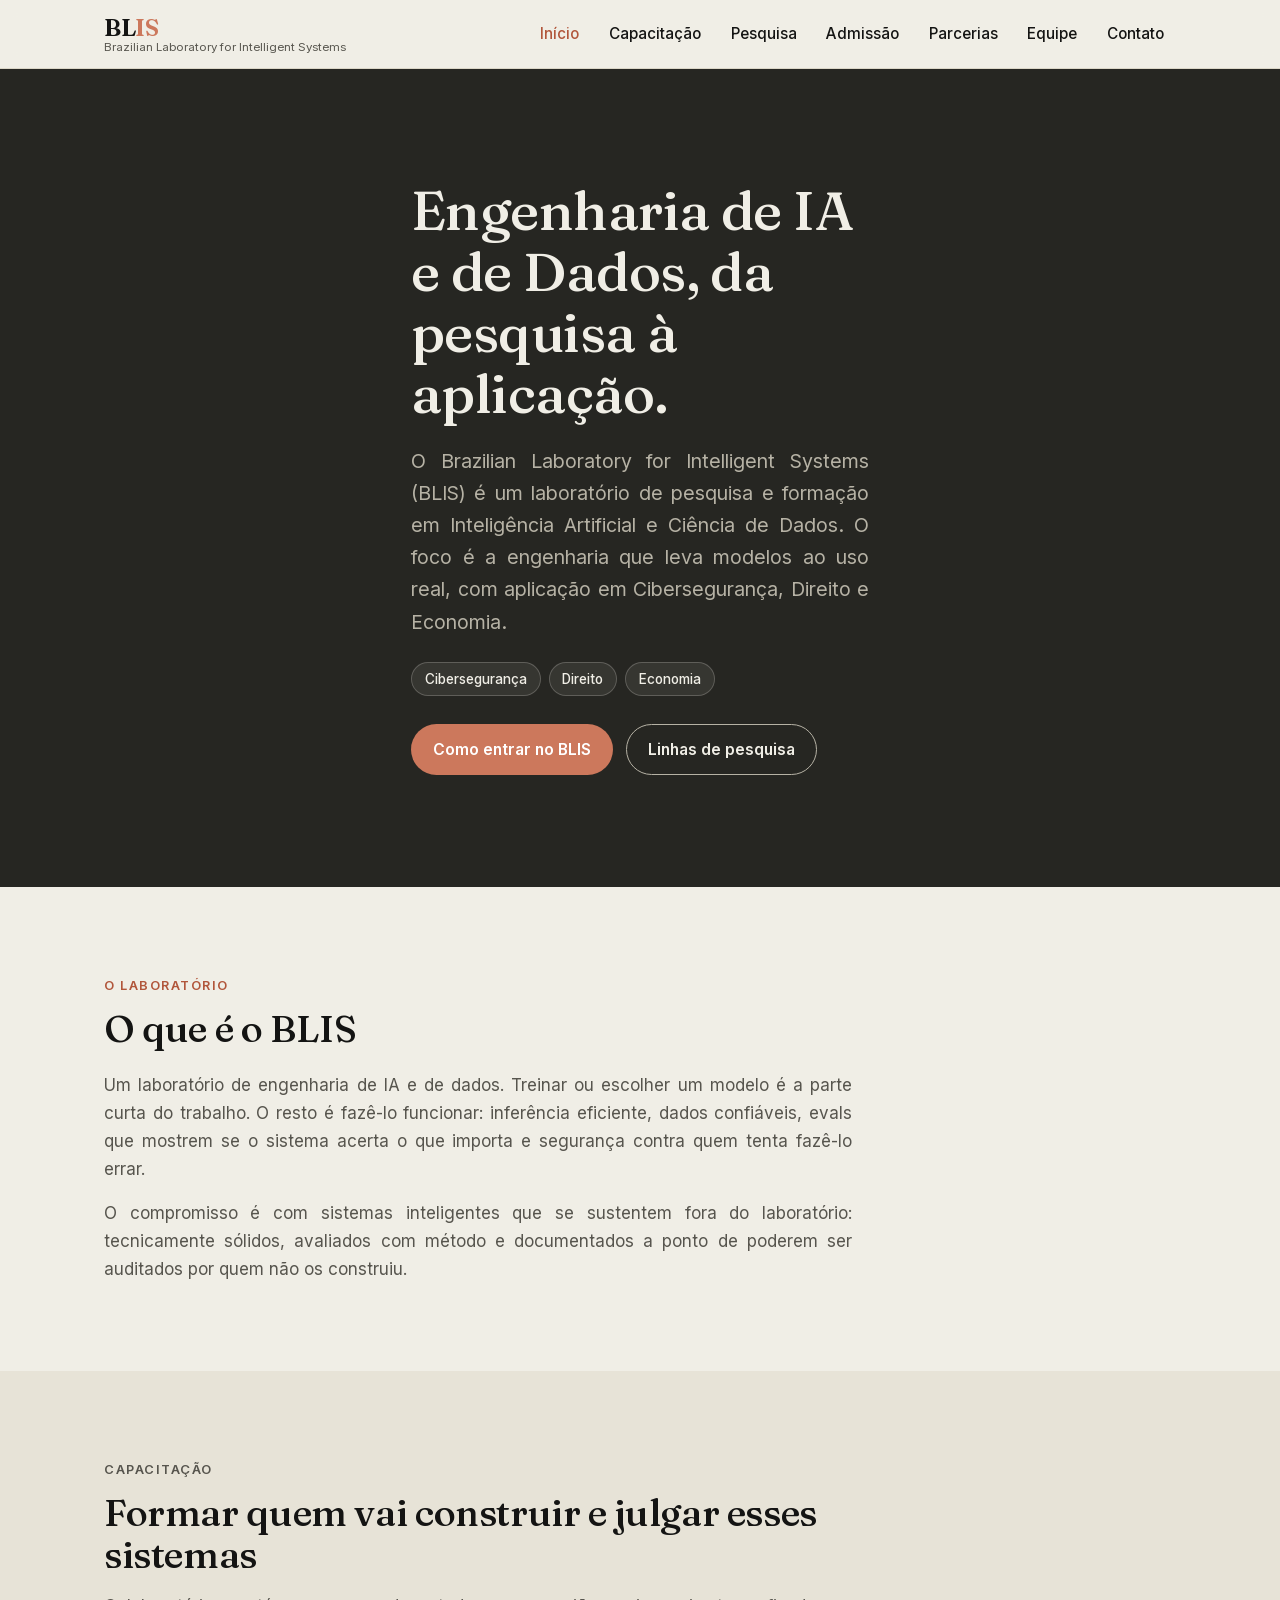
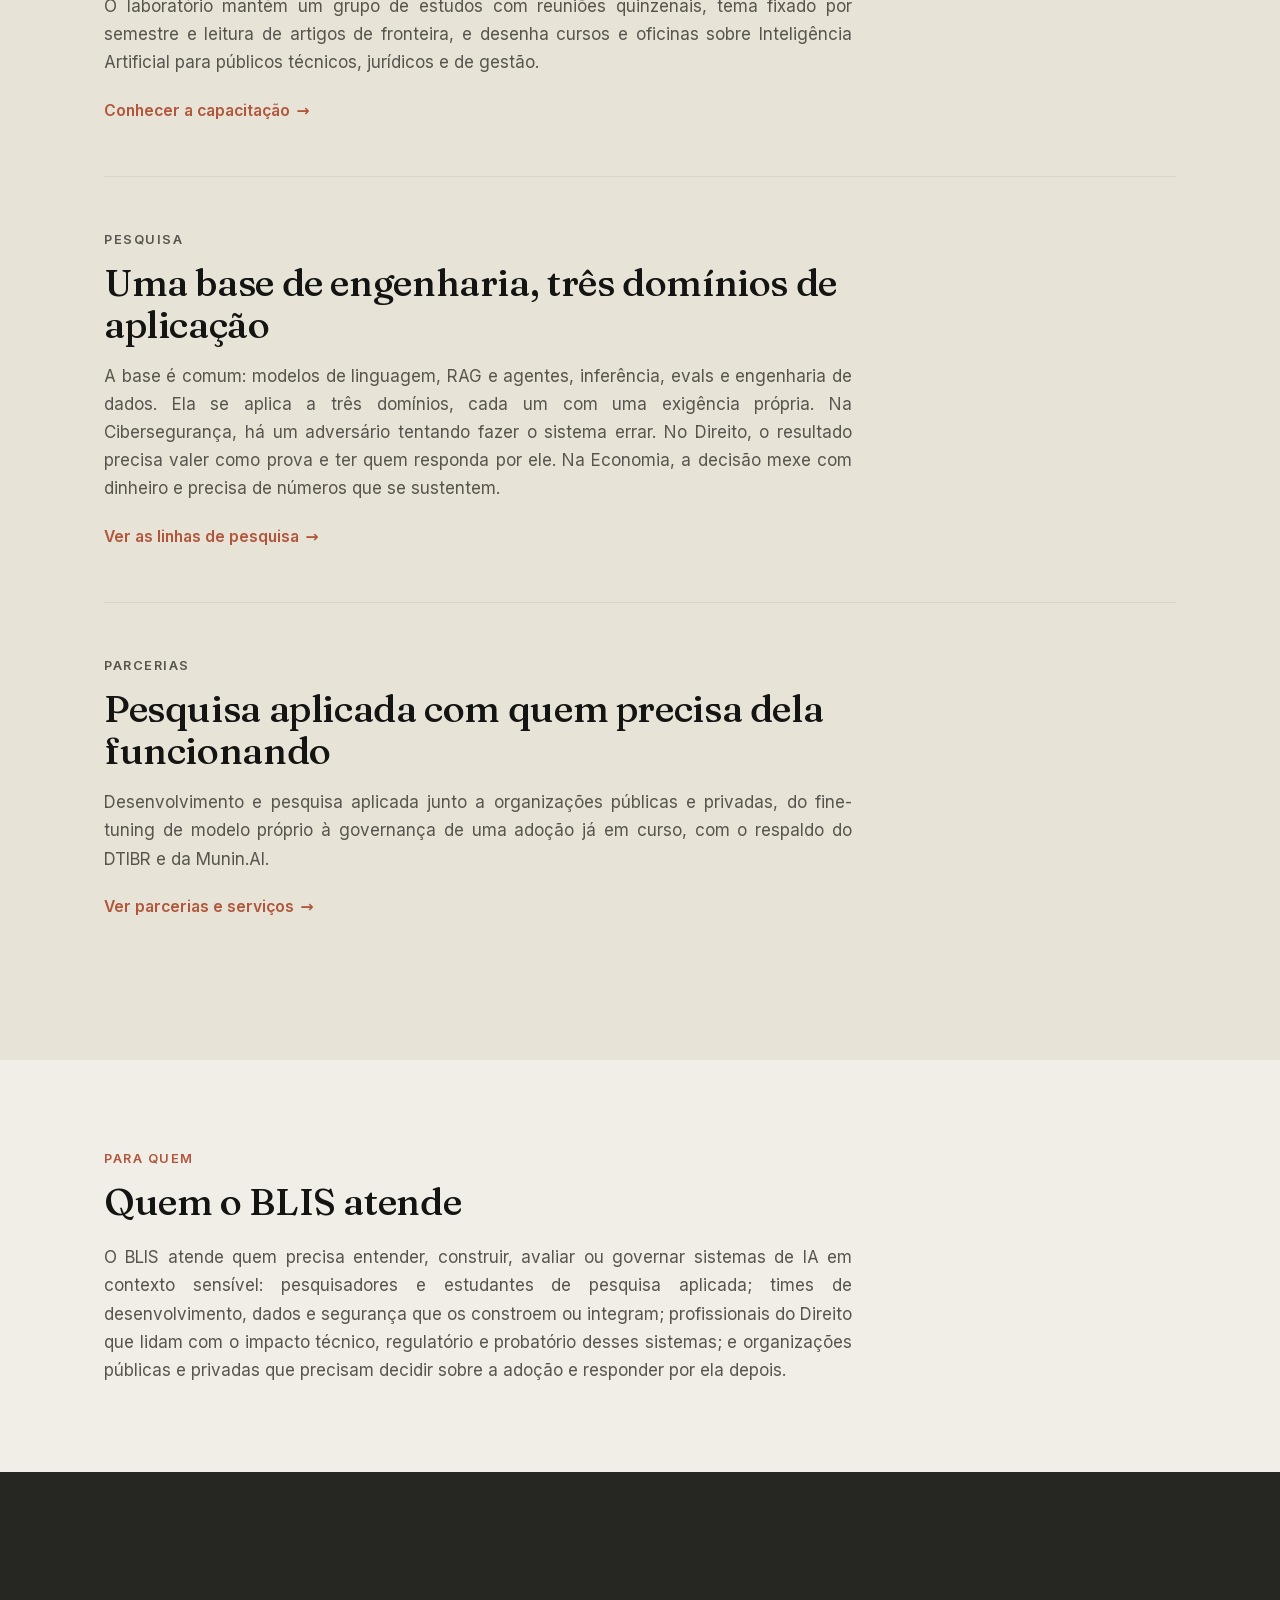
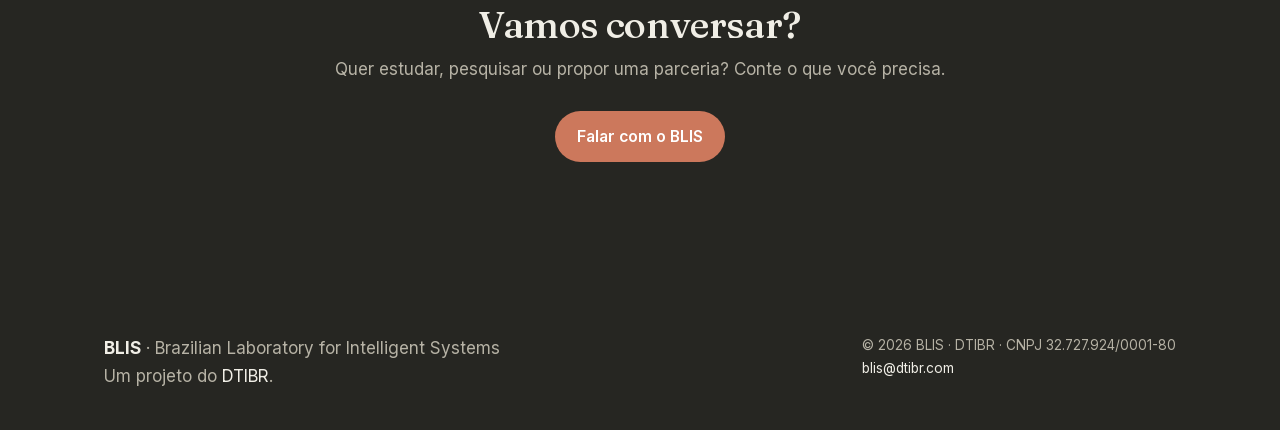
<file: index.html>
<!DOCTYPE html><!--InP3K_XvSzGVeUH6N9G5v--><html lang="pt-BR" class="__variable_d8ebd1 __variable_dfbb42"><head><meta charSet="utf-8"/><meta name="viewport" content="width=device-width, initial-scale=1"/><link rel="preload" href="/_next/static/media/af4bf8399d1aacdf-s.p.woff2" as="font" crossorigin="" type="font/woff2"/><link rel="preload" href="/_next/static/media/e4af272ccee01ff0-s.p.woff2" as="font" crossorigin="" type="font/woff2"/><link rel="stylesheet" href="/_next/static/css/ea8e1727cd3ea5cb.css" data-precedence="next"/><link rel="preload" as="script" fetchPriority="low" href="/_next/static/chunks/webpack-a8f1c39429e2d2f2.js"/><script src="/_next/static/chunks/4bd1b696-c023c6e3521b1417.js" async=""></script><script src="/_next/static/chunks/493-e9bfdf98757276c8.js" async=""></script><script src="/_next/static/chunks/main-app-e6e5c3b4a1be13d9.js" async=""></script><script src="/_next/static/chunks/619-ba102abea3e3d0e4.js" async=""></script><script src="/_next/static/chunks/app/layout-e0d198ee7846eac4.js" async=""></script><script src="/_next/static/chunks/app/page-d41753941651f31f.js" async=""></script><meta name="next-size-adjust" content=""/><title>BLIS · Brazilian Laboratory for Intelligent Systems</title><meta name="description" content="Laboratório de pesquisa, formação e desenvolvimento em Inteligência Artificial e Ciência de Dados, com foco em Engenharia de IA e de Dados aplicada a Cibersegurança, Direito e Economia."/><meta name="keywords" content="laboratório de inteligência artificial,IA e Direito,IA e Cibersegurança,governança de IA,benchmarks jurídicos,dados sintéticos em cibersegurança,capacitação em IA,IA e economia,parcerias e serviços em IA"/><meta name="robots" content="index, follow"/><meta name="googlebot" content="index, follow"/><meta property="og:title" content="BLIS · Brazilian Laboratory for Intelligent Systems"/><meta property="og:description" content="Laboratório de pesquisa, formação e desenvolvimento em Inteligência Artificial e Ciência de Dados, com foco em Engenharia de IA e de Dados aplicada a Cibersegurança, Direito e Economia."/><meta property="og:url" content="https://blis.org.br/"/><meta property="og:site_name" content="BLIS"/><meta property="og:locale" content="pt_BR"/><meta property="og:type" content="website"/><meta name="twitter:card" content="summary_large_image"/><meta name="twitter:title" content="BLIS · Brazilian Laboratory for Intelligent Systems"/><meta name="twitter:description" content="Laboratório de pesquisa, formação e desenvolvimento em Inteligência Artificial e Ciência de Dados, com foco em Engenharia de IA e de Dados aplicada a Cibersegurança, Direito e Economia."/><script src="/_next/static/chunks/polyfills-42372ed130431b0a.js" noModule=""></script></head><body><div hidden=""><!--$--><!--/$--></div><a class="skip-link" href="#main">Pular para o conteúdo</a><header class="site-header"><div class="container site-header__inner"><a class="brand" aria-label="BLIS, início" href="/"><span class="brand__mark">BL<span>IS</span></span><span class="brand__full">Brazilian Laboratory for Intelligent Systems</span></a><button class="nav-toggle" aria-expanded="false" aria-controls="nav-menu">Menu</button><nav id="nav-menu" class="nav" data-open="false" aria-label="Navegação principal"><a class="nav__link" aria-current="page" href="/">Início</a><a class="nav__link" href="/capacitacao/">Capacitação</a><a class="nav__link" href="/pesquisa/">Pesquisa</a><a class="nav__link" href="/admissao/">Admissão</a><a class="nav__link" href="/parcerias/">Parcerias</a><a class="nav__link" href="/equipe/">Equipe</a><a class="nav__link" href="/contato/">Contato</a></nav></div></header><main id="main"><section class="section--dark hero"><div class="container hero__inner"><h1>Engenharia de IA e de Dados, da pesquisa à aplicação.</h1><p class="hero__sub">O <!-- -->Brazilian Laboratory for Intelligent Systems<!-- --> (BLIS) é um laboratório de pesquisa e formação em Inteligência Artificial e Ciência de Dados. O foco é a engenharia que leva modelos ao uso real, com aplicação em Cibersegurança, Direito e Economia.</p><div class="tags"><span class="tag">Cibersegurança</span><span class="tag">Direito</span><span class="tag">Economia</span></div><div class="btn-row"><a class="btn btn--primary" href="/admissao/">Como entrar no BLIS</a><a class="btn btn--secondary" href="/pesquisa/">Linhas de pesquisa</a></div></div></section><section class="section"><div class="container"><p class="section__eyebrow">O laboratório</p><h2>O que é o BLIS</h2><div class="feature__body"><p>Um laboratório de engenharia de IA e de dados. Treinar ou escolher um modelo é a parte curta do trabalho. O resto é fazê-lo funcionar: inferência eficiente, dados confiáveis, evals que mostrem se o sistema acerta o que importa e segurança contra quem tenta fazê-lo errar.</p><p>O compromisso é com sistemas inteligentes que se sustentem fora do laboratório: tecnicamente sólidos, avaliados com método e documentados a ponto de poderem ser auditados por quem não os construiu.</p></div></div></section><section class="section section--alt"><div class="container"><div class="feature"><div class="feature__body"><p class="section__eyebrow">Capacitação</p><h2>Formar quem vai construir e julgar esses sistemas</h2><p>O laboratório mantém um grupo de estudos com reuniões quinzenais, tema fixado por semestre e leitura de artigos de fronteira, e desenha cursos e oficinas sobre Inteligência Artificial para públicos técnicos, jurídicos e de gestão.</p><a class="link-cta" href="/capacitacao/">Conhecer a capacitação</a></div></div><div class="feature"><div class="feature__body"><p class="section__eyebrow">Pesquisa</p><h2>Uma base de engenharia, três domínios de aplicação</h2><p>A base é comum: modelos de linguagem, RAG e agentes, inferência, evals e engenharia de dados. Ela se aplica a três domínios, cada um com uma exigência própria. Na Cibersegurança, há um adversário tentando fazer o sistema errar. No Direito, o resultado precisa valer como prova e ter quem responda por ele. Na Economia, a decisão mexe com dinheiro e precisa de números que se sustentem.</p><a class="link-cta" href="/pesquisa/">Ver as linhas de pesquisa</a></div></div><div class="feature"><div class="feature__body"><p class="section__eyebrow">Parcerias</p><h2>Pesquisa aplicada com quem precisa dela funcionando</h2><p>Desenvolvimento e pesquisa aplicada junto a organizações públicas e privadas, do fine-tuning de modelo próprio à governança de uma adoção já em curso, com o respaldo do DTIBR e da Munin.AI.</p><a class="link-cta" href="/parcerias/">Ver parcerias e serviços</a></div></div></div></section><section class="section"><div class="container"><p class="section__eyebrow">Para quem</p><h2>Quem o BLIS atende</h2><div class="feature__body"><p>O BLIS atende quem precisa entender, construir, avaliar ou governar sistemas de IA em contexto sensível: pesquisadores e estudantes de pesquisa aplicada; times de desenvolvimento, dados e segurança que os constroem ou integram; profissionais do Direito que lidam com o impacto técnico, regulatório e probatório desses sistemas; e organizações públicas e privadas que precisam decidir sobre a adoção e responder por ela depois.</p></div></div></section><section class="section section--dark"><div class="container"><div class="callout callout--bare"><h2>Vamos conversar?</h2><p>Quer estudar, pesquisar ou propor uma parceria? Conte o que você precisa.</p><div class="btn-row btn-row--center"><a class="btn btn--primary" href="/contato/">Falar com o BLIS</a></div></div></div></section><!--$--><!--/$--></main><footer class="site-footer"><div class="container site-footer__inner"><div><strong>BLIS</strong> · <!-- -->Brazilian Laboratory for Intelligent Systems<br/>Um projeto do<!-- --> <a href="https://www.dtibr.com/" target="_blank" rel="noopener noreferrer">DTIBR</a>.</div><div class="site-footer__meta">© <!-- -->2026<!-- --> <!-- -->BLIS<!-- --> · DTIBR · CNPJ <!-- -->32.727.924/0001-80<br/><a href="mailto:blis@dtibr.com">blis@dtibr.com</a></div></div></footer><script src="/_next/static/chunks/webpack-a8f1c39429e2d2f2.js" id="_R_" async=""></script><script>(self.__next_f=self.__next_f||[]).push([0])</script><script>self.__next_f.push([1,"1:\"$Sreact.fragment\"\n2:I[4537,[\"619\",\"static/chunks/619-ba102abea3e3d0e4.js\",\"177\",\"static/chunks/app/layout-e0d198ee7846eac4.js\"],\"Header\"]\n3:I[9766,[],\"\"]\n4:I[8924,[],\"\"]\n5:I[2619,[\"619\",\"static/chunks/619-ba102abea3e3d0e4.js\",\"974\",\"static/chunks/app/page-d41753941651f31f.js\"],\"\"]\ne:I[7150,[],\"\"]\n:HL[\"/_next/static/media/af4bf8399d1aacdf-s.p.woff2\",\"font\",{\"crossOrigin\":\"\",\"type\":\"font/woff2\"}]\n:HL[\"/_next/static/media/e4af272ccee01ff0-s.p.woff2\",\"font\",{\"crossOrigin\":\"\",\"type\":\"font/woff2\"}]\n:HL[\"/_next/static/css/ea8e1727cd3ea5cb.css\",\"style\"]\n"])</script><script>self.__next_f.push([1,"0:{\"P\":null,\"b\":\"InP3K_XvSzGVeUH6N9G5v\",\"p\":\"\",\"c\":[\"\",\"\"],\"i\":false,\"f\":[[[\"\",{\"children\":[\"__PAGE__\",{}]},\"$undefined\",\"$undefined\",true],[\"\",[\"$\",\"$1\",\"c\",{\"children\":[[[\"$\",\"link\",\"0\",{\"rel\":\"stylesheet\",\"href\":\"/_next/static/css/ea8e1727cd3ea5cb.css\",\"precedence\":\"next\",\"crossOrigin\":\"$undefined\",\"nonce\":\"$undefined\"}]],[\"$\",\"html\",null,{\"lang\":\"pt-BR\",\"className\":\"__variable_d8ebd1 __variable_dfbb42\",\"children\":[\"$\",\"body\",null,{\"children\":[[\"$\",\"a\",null,{\"className\":\"skip-link\",\"href\":\"#main\",\"children\":\"Pular para o conteúdo\"}],[\"$\",\"$L2\",null,{}],[\"$\",\"main\",null,{\"id\":\"main\",\"children\":[\"$\",\"$L3\",null,{\"parallelRouterKey\":\"children\",\"error\":\"$undefined\",\"errorStyles\":\"$undefined\",\"errorScripts\":\"$undefined\",\"template\":[\"$\",\"$L4\",null,{}],\"templateStyles\":\"$undefined\",\"templateScripts\":\"$undefined\",\"notFound\":[[\"$\",\"section\",null,{\"className\":\"section\",\"children\":[\"$\",\"div\",null,{\"className\":\"container notfound\",\"children\":[[\"$\",\"p\",null,{\"className\":\"notfound__code\",\"children\":\"404\"}],[\"$\",\"h1\",null,{\"children\":\"Página não encontrada\"}],[\"$\",\"p\",null,{\"className\":\"section__intro\",\"style\":{\"marginInline\":\"auto\"},\"children\":\"O endereço que você tentou acessar não existe ou foi movido.\"}],[\"$\",\"div\",null,{\"className\":\"btn-row btn-row--center\",\"children\":[\"$\",\"$L5\",null,{\"className\":\"btn btn--primary\",\"href\":\"/\",\"children\":\"Voltar ao início\"}]}]]}]}],[]],\"forbidden\":\"$undefined\",\"unauthorized\":\"$undefined\"}]}],[\"$\",\"footer\",null,{\"className\":\"site-footer\",\"children\":[\"$\",\"div\",null,{\"className\":\"container site-footer__inner\",\"children\":[[\"$\",\"div\",null,{\"children\":[[\"$\",\"strong\",null,{\"children\":\"BLIS\"}],\" · \",\"Brazilian Laboratory for Intelligent Systems\",[\"$\",\"br\",null,{}],\"Um projeto do\",\" \",[\"$\",\"a\",null,{\"href\":\"https://www.dtibr.com/\",\"target\":\"_blank\",\"rel\":\"noopener noreferrer\",\"children\":\"DTIBR\"}],\".\"]}],[\"$\",\"div\",null,{\"className\":\"site-footer__meta\",\"children\":[\"© \",2026,\" \",\"BLIS\",\" · DTIBR · CNPJ \",\"32.727.924/0001-80\",[\"$\",\"br\",null,{}],[\"$\",\"a\",null,{\"href\":\"mailto:blis@dtibr.com\",\"children\":\"blis@dtibr.com\"}]]}]]}]}]]}]}]]}],{\"children\":[\"__PAGE__\",[\"$\",\"$1\",\"c\",{\"children\":[[[\"$\",\"section\",null,{\"className\":\"section--dark hero\",\"children\":[\"$\",\"div\",null,{\"className\":\"container hero__inner\",\"children\":[[\"$\",\"h1\",null,{\"children\":\"Engenharia de IA e de Dados, da pesquisa à aplicação.\"}],[\"$\",\"p\",null,{\"className\":\"hero__sub\",\"children\":[\"O \",\"Brazilian Laboratory for Intelligent Systems\",\" (BLIS) é um laboratório de pesquisa e formação em Inteligência Artificial e Ciência de Dados. O foco é a engenharia que leva modelos ao uso real, com aplicação em Cibersegurança, Direito e Economia.\"]}],[\"$\",\"div\",null,{\"className\":\"tags\",\"children\":[[\"$\",\"span\",null,{\"className\":\"tag\",\"children\":\"Cibersegurança\"}],[\"$\",\"span\",null,{\"className\":\"tag\",\"children\":\"Direito\"}],[\"$\",\"span\",null,{\"className\":\"tag\",\"children\":\"Economia\"}]]}],[\"$\",\"div\",null,{\"className\":\"btn-row\",\"children\":[[\"$\",\"$L5\",null,{\"className\":\"btn btn--primary\",\"href\":\"/admissao/\",\"children\":\"Como entrar no BLIS\"}],[\"$\",\"$L5\",null,{\"className\":\"btn btn--secondary\",\"href\":\"/pesquisa/\",\"children\":\"Linhas de pesquisa\"}]]}]]}]}],[\"$\",\"section\",null,{\"className\":\"section\",\"children\":[\"$\",\"div\",null,{\"className\":\"container\",\"children\":[[\"$\",\"p\",null,{\"className\":\"section__eyebrow\",\"children\":\"O laboratório\"}],[\"$\",\"h2\",null,{\"children\":\"O que é o BLIS\"}],[\"$\",\"div\",null,{\"className\":\"feature__body\",\"children\":[[\"$\",\"p\",null,{\"children\":\"Um laboratório de engenharia de IA e de dados. Treinar ou escolher um modelo é a parte curta do trabalho. O resto é fazê-lo funcionar: inferência eficiente, dados confiáveis, evals que mostrem se o sistema acerta o que importa e segurança contra quem tenta fazê-lo errar.\"}],[\"$\",\"p\",null,{\"children\":\"O compromisso é com sistemas inteligentes que se sustentem fora do laboratório: tecnicamente sólidos, avaliados com método e documentados a ponto de poderem ser auditados por quem não os construiu.\"}]]}]]}]}],[\"$\",\"section\",null,{\"className\":\"section section--alt\",\"children\":[\"$\",\"div\",null,{\"className\":\"container\",\"children\":[[\"$\",\"div\",\"/capacitacao/\",{\"className\":\"feature\",\"children\":[[\"$\",\"div\",null,{\"className\":\"feature__body\",\"children\":[[\"$\",\"p\",null,{\"className\":\"section__eyebrow\",\"children\":\"Capacitação\"}],[\"$\",\"h2\",null,{\"children\":\"Formar quem vai construir e julgar esses sistemas\"}],[\"$\",\"p\",null,{\"children\":\"O laboratório mantém um grupo de estudos com reuniões quinzenais, tema fixado por semestre e leitura de artigos de fronteira, e desenha cursos e oficinas sobre Inteligência Artificial para públicos técnicos, jurídicos e de gestão.\"}],\"$L6\"]}],\"$L7\"]}],\"$L8\",\"$L9\"]}]}],\"$La\",\"$Lb\"],null,\"$Lc\"]}],{},null,false]},null,false],\"$Ld\",false]],\"m\":\"$undefined\",\"G\":[\"$e\",[]],\"s\":false,\"S\":true}\n"])</script><script>self.__next_f.push([1,"f:I[4431,[],\"OutletBoundary\"]\n11:I[5278,[],\"AsyncMetadataOutlet\"]\n13:I[4431,[],\"ViewportBoundary\"]\n15:I[4431,[],\"MetadataBoundary\"]\n16:\"$Sreact.suspense\"\n6:[\"$\",\"$L5\",null,{\"className\":\"link-cta\",\"href\":\"/capacitacao/\",\"children\":\"Conhecer a capacitação\"}]\n7:null\n"])</script><script>self.__next_f.push([1,"8:[\"$\",\"div\",\"/pesquisa/\",{\"className\":\"feature\",\"children\":[[\"$\",\"div\",null,{\"className\":\"feature__body\",\"children\":[[\"$\",\"p\",null,{\"className\":\"section__eyebrow\",\"children\":\"Pesquisa\"}],[\"$\",\"h2\",null,{\"children\":\"Uma base de engenharia, três domínios de aplicação\"}],[\"$\",\"p\",null,{\"children\":\"A base é comum: modelos de linguagem, RAG e agentes, inferência, evals e engenharia de dados. Ela se aplica a três domínios, cada um com uma exigência própria. Na Cibersegurança, há um adversário tentando fazer o sistema errar. No Direito, o resultado precisa valer como prova e ter quem responda por ele. Na Economia, a decisão mexe com dinheiro e precisa de números que se sustentem.\"}],[\"$\",\"$L5\",null,{\"className\":\"link-cta\",\"href\":\"/pesquisa/\",\"children\":\"Ver as linhas de pesquisa\"}]]}],null]}]\n"])</script><script>self.__next_f.push([1,"9:[\"$\",\"div\",\"/parcerias/\",{\"className\":\"feature\",\"children\":[[\"$\",\"div\",null,{\"className\":\"feature__body\",\"children\":[[\"$\",\"p\",null,{\"className\":\"section__eyebrow\",\"children\":\"Parcerias\"}],[\"$\",\"h2\",null,{\"children\":\"Pesquisa aplicada com quem precisa dela funcionando\"}],[\"$\",\"p\",null,{\"children\":\"Desenvolvimento e pesquisa aplicada junto a organizações públicas e privadas, do fine-tuning de modelo próprio à governança de uma adoção já em curso, com o respaldo do DTIBR e da Munin.AI.\"}],[\"$\",\"$L5\",null,{\"className\":\"link-cta\",\"href\":\"/parcerias/\",\"children\":\"Ver parcerias e serviços\"}]]}],null]}]\n"])</script><script>self.__next_f.push([1,"a:[\"$\",\"section\",null,{\"className\":\"section\",\"children\":[\"$\",\"div\",null,{\"className\":\"container\",\"children\":[[\"$\",\"p\",null,{\"className\":\"section__eyebrow\",\"children\":\"Para quem\"}],[\"$\",\"h2\",null,{\"children\":\"Quem o BLIS atende\"}],[\"$\",\"div\",null,{\"className\":\"feature__body\",\"children\":[\"$\",\"p\",null,{\"children\":\"O BLIS atende quem precisa entender, construir, avaliar ou governar sistemas de IA em contexto sensível: pesquisadores e estudantes de pesquisa aplicada; times de desenvolvimento, dados e segurança que os constroem ou integram; profissionais do Direito que lidam com o impacto técnico, regulatório e probatório desses sistemas; e organizações públicas e privadas que precisam decidir sobre a adoção e responder por ela depois.\"}]}]]}]}]\n"])</script><script>self.__next_f.push([1,"b:[\"$\",\"section\",null,{\"className\":\"section section--dark\",\"children\":[\"$\",\"div\",null,{\"className\":\"container\",\"children\":[\"$\",\"div\",null,{\"className\":\"callout callout--bare\",\"children\":[[\"$\",\"h2\",null,{\"children\":\"Vamos conversar?\"}],[\"$\",\"p\",null,{\"children\":\"Quer estudar, pesquisar ou propor uma parceria? Conte o que você precisa.\"}],[\"$\",\"div\",null,{\"className\":\"btn-row btn-row--center\",\"children\":[\"$\",\"$L5\",null,{\"className\":\"btn btn--primary\",\"href\":\"/contato/\",\"children\":\"Falar com o BLIS\"}]}]]}]}]}]\nc:[\"$\",\"$Lf\",null,{\"children\":[\"$L10\",[\"$\",\"$L11\",null,{\"promise\":\"$@12\"}]]}]\nd:[\"$\",\"$1\",\"h\",{\"children\":[null,[[\"$\",\"$L13\",null,{\"children\":\"$L14\"}],[\"$\",\"meta\",null,{\"name\":\"next-size-adjust\",\"content\":\"\"}]],[\"$\",\"$L15\",null,{\"children\":[\"$\",\"div\",null,{\"hidden\":true,\"children\":[\"$\",\"$16\",null,{\"fallback\":null,\"children\":\"$L17\"}]}]}]]}]\n"])</script><script>self.__next_f.push([1,"14:[[\"$\",\"meta\",\"0\",{\"charSet\":\"utf-8\"}],[\"$\",\"meta\",\"1\",{\"name\":\"viewport\",\"content\":\"width=device-width, initial-scale=1\"}]]\n10:null\n"])</script><script>self.__next_f.push([1,"12:{\"metadata\":[[\"$\",\"title\",\"0\",{\"children\":\"BLIS · Brazilian Laboratory for Intelligent Systems\"}],[\"$\",\"meta\",\"1\",{\"name\":\"description\",\"content\":\"Laboratório de pesquisa, formação e desenvolvimento em Inteligência Artificial e Ciência de Dados, com foco em Engenharia de IA e de Dados aplicada a Cibersegurança, Direito e Economia.\"}],[\"$\",\"meta\",\"2\",{\"name\":\"keywords\",\"content\":\"laboratório de inteligência artificial,IA e Direito,IA e Cibersegurança,governança de IA,benchmarks jurídicos,dados sintéticos em cibersegurança,capacitação em IA,IA e economia,parcerias e serviços em IA\"}],[\"$\",\"meta\",\"3\",{\"name\":\"robots\",\"content\":\"index, follow\"}],[\"$\",\"meta\",\"4\",{\"name\":\"googlebot\",\"content\":\"index, follow\"}],[\"$\",\"meta\",\"5\",{\"property\":\"og:title\",\"content\":\"BLIS · Brazilian Laboratory for Intelligent Systems\"}],[\"$\",\"meta\",\"6\",{\"property\":\"og:description\",\"content\":\"Laboratório de pesquisa, formação e desenvolvimento em Inteligência Artificial e Ciência de Dados, com foco em Engenharia de IA e de Dados aplicada a Cibersegurança, Direito e Economia.\"}],[\"$\",\"meta\",\"7\",{\"property\":\"og:url\",\"content\":\"https://blis.org.br/\"}],[\"$\",\"meta\",\"8\",{\"property\":\"og:site_name\",\"content\":\"BLIS\"}],[\"$\",\"meta\",\"9\",{\"property\":\"og:locale\",\"content\":\"pt_BR\"}],[\"$\",\"meta\",\"10\",{\"property\":\"og:type\",\"content\":\"website\"}],[\"$\",\"meta\",\"11\",{\"name\":\"twitter:card\",\"content\":\"summary_large_image\"}],[\"$\",\"meta\",\"12\",{\"name\":\"twitter:title\",\"content\":\"BLIS · Brazilian Laboratory for Intelligent Systems\"}],[\"$\",\"meta\",\"13\",{\"name\":\"twitter:description\",\"content\":\"Laboratório de pesquisa, formação e desenvolvimento em Inteligência Artificial e Ciência de Dados, com foco em Engenharia de IA e de Dados aplicada a Cibersegurança, Direito e Economia.\"}]],\"error\":null,\"digest\":\"$undefined\"}\n"])</script><script>self.__next_f.push([1,"17:\"$12:metadata\"\n"])</script></body></html>
</file>
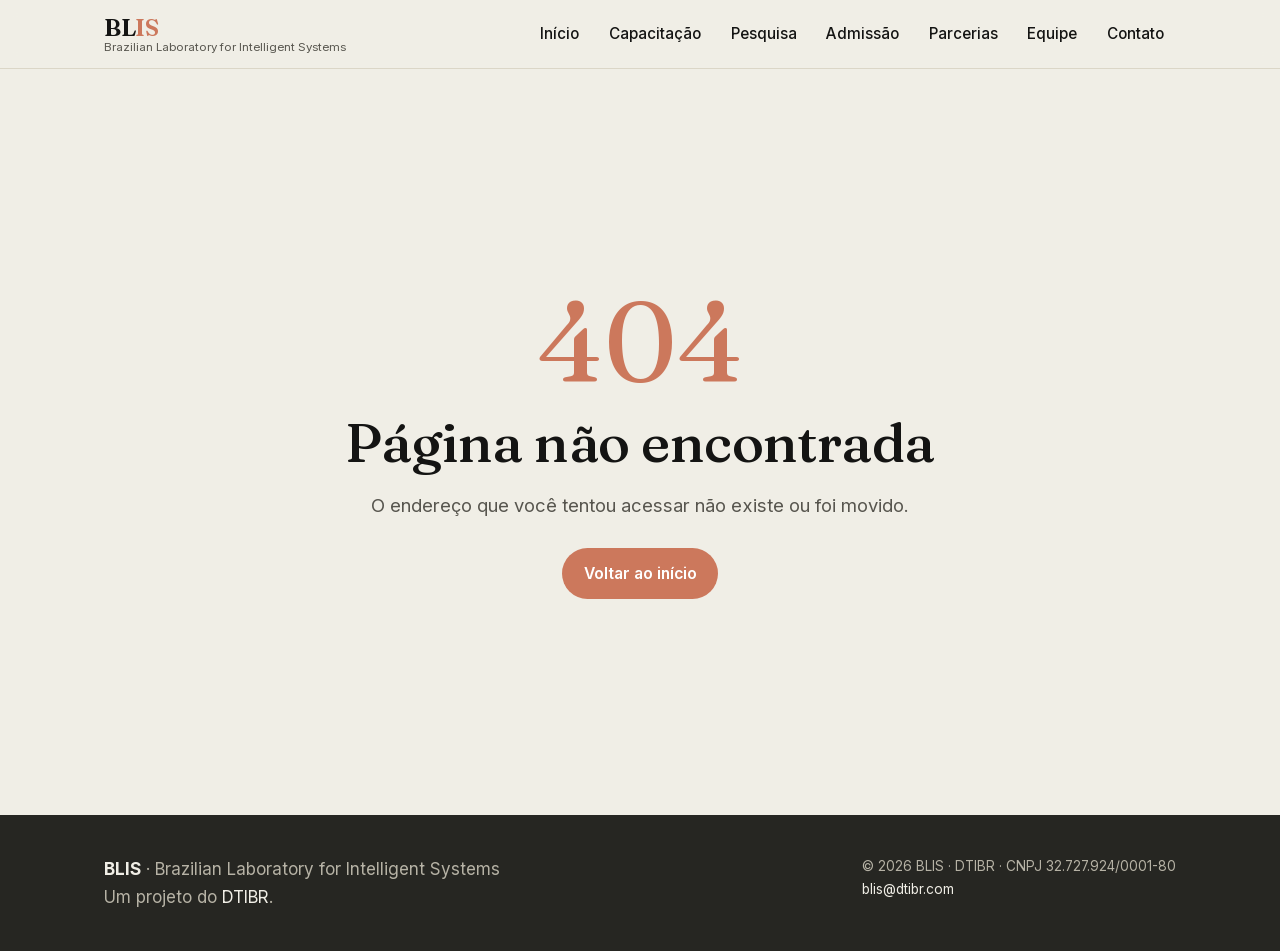
<file: 404/index.html>
<!DOCTYPE html><!--InP3K_XvSzGVeUH6N9G5v--><html lang="pt-BR" class="__variable_d8ebd1 __variable_dfbb42"><head><meta charSet="utf-8"/><meta name="viewport" content="width=device-width, initial-scale=1"/><link rel="preload" href="/_next/static/media/af4bf8399d1aacdf-s.p.woff2" as="font" crossorigin="" type="font/woff2"/><link rel="preload" href="/_next/static/media/e4af272ccee01ff0-s.p.woff2" as="font" crossorigin="" type="font/woff2"/><link rel="stylesheet" href="/_next/static/css/ea8e1727cd3ea5cb.css" data-precedence="next"/><link rel="preload" as="script" fetchPriority="low" href="/_next/static/chunks/webpack-a8f1c39429e2d2f2.js"/><script src="/_next/static/chunks/4bd1b696-c023c6e3521b1417.js" async=""></script><script src="/_next/static/chunks/493-e9bfdf98757276c8.js" async=""></script><script src="/_next/static/chunks/main-app-e6e5c3b4a1be13d9.js" async=""></script><script src="/_next/static/chunks/619-ba102abea3e3d0e4.js" async=""></script><script src="/_next/static/chunks/app/layout-e0d198ee7846eac4.js" async=""></script><script src="/_next/static/chunks/app/page-d41753941651f31f.js" async=""></script><meta name="robots" content="noindex"/><meta name="next-size-adjust" content=""/><title>BLIS · Brazilian Laboratory for Intelligent Systems</title><meta name="description" content="Laboratório de pesquisa, formação e desenvolvimento em Inteligência Artificial e Ciência de Dados, com foco em Engenharia de IA e de Dados aplicada a Cibersegurança, Direito e Economia."/><meta name="keywords" content="laboratório de inteligência artificial,IA e Direito,IA e Cibersegurança,governança de IA,benchmarks jurídicos,dados sintéticos em cibersegurança,capacitação em IA,IA e economia,parcerias e serviços em IA"/><meta name="robots" content="index, follow"/><meta name="googlebot" content="index, follow"/><meta property="og:title" content="BLIS · Brazilian Laboratory for Intelligent Systems"/><meta property="og:description" content="Laboratório de pesquisa, formação e desenvolvimento em Inteligência Artificial e Ciência de Dados, com foco em Engenharia de IA e de Dados aplicada a Cibersegurança, Direito e Economia."/><meta property="og:url" content="https://blis.org.br/"/><meta property="og:site_name" content="BLIS"/><meta property="og:locale" content="pt_BR"/><meta property="og:type" content="website"/><meta name="twitter:card" content="summary_large_image"/><meta name="twitter:title" content="BLIS · Brazilian Laboratory for Intelligent Systems"/><meta name="twitter:description" content="Laboratório de pesquisa, formação e desenvolvimento em Inteligência Artificial e Ciência de Dados, com foco em Engenharia de IA e de Dados aplicada a Cibersegurança, Direito e Economia."/><script src="/_next/static/chunks/polyfills-42372ed130431b0a.js" noModule=""></script></head><body><div hidden=""><!--$--><!--/$--></div><a class="skip-link" href="#main">Pular para o conteúdo</a><header class="site-header"><div class="container site-header__inner"><a class="brand" aria-label="BLIS, início" href="/"><span class="brand__mark">BL<span>IS</span></span><span class="brand__full">Brazilian Laboratory for Intelligent Systems</span></a><button class="nav-toggle" aria-expanded="false" aria-controls="nav-menu">Menu</button><nav id="nav-menu" class="nav" data-open="false" aria-label="Navegação principal"><a class="nav__link" href="/">Início</a><a class="nav__link" href="/capacitacao/">Capacitação</a><a class="nav__link" href="/pesquisa/">Pesquisa</a><a class="nav__link" href="/admissao/">Admissão</a><a class="nav__link" href="/parcerias/">Parcerias</a><a class="nav__link" href="/equipe/">Equipe</a><a class="nav__link" href="/contato/">Contato</a></nav></div></header><main id="main"><section class="section"><div class="container notfound"><p class="notfound__code">404</p><h1>Página não encontrada</h1><p class="section__intro" style="margin-inline:auto">O endereço que você tentou acessar não existe ou foi movido.</p><div class="btn-row btn-row--center"><a class="btn btn--primary" href="/">Voltar ao início</a></div></div></section><!--$--><!--/$--></main><footer class="site-footer"><div class="container site-footer__inner"><div><strong>BLIS</strong> · <!-- -->Brazilian Laboratory for Intelligent Systems<br/>Um projeto do<!-- --> <a href="https://www.dtibr.com/" target="_blank" rel="noopener noreferrer">DTIBR</a>.</div><div class="site-footer__meta">© <!-- -->2026<!-- --> <!-- -->BLIS<!-- --> · DTIBR · CNPJ <!-- -->32.727.924/0001-80<br/><a href="mailto:blis@dtibr.com">blis@dtibr.com</a></div></div></footer><script src="/_next/static/chunks/webpack-a8f1c39429e2d2f2.js" id="_R_" async=""></script><script>(self.__next_f=self.__next_f||[]).push([0])</script><script>self.__next_f.push([1,"1:\"$Sreact.fragment\"\n2:I[4537,[\"619\",\"static/chunks/619-ba102abea3e3d0e4.js\",\"177\",\"static/chunks/app/layout-e0d198ee7846eac4.js\"],\"Header\"]\n3:I[9766,[],\"\"]\n4:I[8924,[],\"\"]\n5:I[2619,[\"619\",\"static/chunks/619-ba102abea3e3d0e4.js\",\"974\",\"static/chunks/app/page-d41753941651f31f.js\"],\"\"]\n6:I[4431,[],\"OutletBoundary\"]\n8:I[5278,[],\"AsyncMetadataOutlet\"]\na:I[4431,[],\"ViewportBoundary\"]\nc:I[4431,[],\"MetadataBoundary\"]\nd:\"$Sreact.suspense\"\nf:I[7150,[],\"\"]\n:HL[\"/_next/static/media/af4bf8399d1aacdf-s.p.woff2\",\"font\",{\"crossOrigin\":\"\",\"type\":\"font/woff2\"}]\n:HL[\"/_next/static/media/e4af272ccee01ff0-s.p.woff2\",\"font\",{\"crossOrigin\":\"\",\"type\":\"font/woff2\"}]\n:HL[\"/_next/static/css/ea8e1727cd3ea5cb.css\",\"style\"]\n"])</script><script>self.__next_f.push([1,"0:{\"P\":null,\"b\":\"InP3K_XvSzGVeUH6N9G5v\",\"p\":\"\",\"c\":[\"\",\"_not-found\",\"\"],\"i\":false,\"f\":[[[\"\",{\"children\":[\"/_not-found\",{\"children\":[\"__PAGE__\",{}]}]},\"$undefined\",\"$undefined\",true],[\"\",[\"$\",\"$1\",\"c\",{\"children\":[[[\"$\",\"link\",\"0\",{\"rel\":\"stylesheet\",\"href\":\"/_next/static/css/ea8e1727cd3ea5cb.css\",\"precedence\":\"next\",\"crossOrigin\":\"$undefined\",\"nonce\":\"$undefined\"}]],[\"$\",\"html\",null,{\"lang\":\"pt-BR\",\"className\":\"__variable_d8ebd1 __variable_dfbb42\",\"children\":[\"$\",\"body\",null,{\"children\":[[\"$\",\"a\",null,{\"className\":\"skip-link\",\"href\":\"#main\",\"children\":\"Pular para o conteúdo\"}],[\"$\",\"$L2\",null,{}],[\"$\",\"main\",null,{\"id\":\"main\",\"children\":[\"$\",\"$L3\",null,{\"parallelRouterKey\":\"children\",\"error\":\"$undefined\",\"errorStyles\":\"$undefined\",\"errorScripts\":\"$undefined\",\"template\":[\"$\",\"$L4\",null,{}],\"templateStyles\":\"$undefined\",\"templateScripts\":\"$undefined\",\"notFound\":[[\"$\",\"section\",null,{\"className\":\"section\",\"children\":[\"$\",\"div\",null,{\"className\":\"container notfound\",\"children\":[[\"$\",\"p\",null,{\"className\":\"notfound__code\",\"children\":\"404\"}],[\"$\",\"h1\",null,{\"children\":\"Página não encontrada\"}],[\"$\",\"p\",null,{\"className\":\"section__intro\",\"style\":{\"marginInline\":\"auto\"},\"children\":\"O endereço que você tentou acessar não existe ou foi movido.\"}],[\"$\",\"div\",null,{\"className\":\"btn-row btn-row--center\",\"children\":[\"$\",\"$L5\",null,{\"className\":\"btn btn--primary\",\"href\":\"/\",\"children\":\"Voltar ao início\"}]}]]}]}],[]],\"forbidden\":\"$undefined\",\"unauthorized\":\"$undefined\"}]}],[\"$\",\"footer\",null,{\"className\":\"site-footer\",\"children\":[\"$\",\"div\",null,{\"className\":\"container site-footer__inner\",\"children\":[[\"$\",\"div\",null,{\"children\":[[\"$\",\"strong\",null,{\"children\":\"BLIS\"}],\" · \",\"Brazilian Laboratory for Intelligent Systems\",[\"$\",\"br\",null,{}],\"Um projeto do\",\" \",[\"$\",\"a\",null,{\"href\":\"https://www.dtibr.com/\",\"target\":\"_blank\",\"rel\":\"noopener noreferrer\",\"children\":\"DTIBR\"}],\".\"]}],[\"$\",\"div\",null,{\"className\":\"site-footer__meta\",\"children\":[\"© \",2026,\" \",\"BLIS\",\" · DTIBR · CNPJ \",\"32.727.924/0001-80\",[\"$\",\"br\",null,{}],[\"$\",\"a\",null,{\"href\":\"mailto:blis@dtibr.com\",\"children\":\"blis@dtibr.com\"}]]}]]}]}]]}]}]]}],{\"children\":[\"/_not-found\",[\"$\",\"$1\",\"c\",{\"children\":[null,[\"$\",\"$L3\",null,{\"parallelRouterKey\":\"children\",\"error\":\"$undefined\",\"errorStyles\":\"$undefined\",\"errorScripts\":\"$undefined\",\"template\":[\"$\",\"$L4\",null,{}],\"templateStyles\":\"$undefined\",\"templateScripts\":\"$undefined\",\"notFound\":\"$undefined\",\"forbidden\":\"$undefined\",\"unauthorized\":\"$undefined\"}]]}],{\"children\":[\"__PAGE__\",[\"$\",\"$1\",\"c\",{\"children\":[[\"$\",\"section\",null,{\"className\":\"section\",\"children\":[\"$\",\"div\",null,{\"className\":\"container notfound\",\"children\":[[\"$\",\"p\",null,{\"className\":\"notfound__code\",\"children\":\"404\"}],[\"$\",\"h1\",null,{\"children\":\"Página não encontrada\"}],[\"$\",\"p\",null,{\"className\":\"section__intro\",\"style\":{\"marginInline\":\"auto\"},\"children\":\"O endereço que você tentou acessar não existe ou foi movido.\"}],[\"$\",\"div\",null,{\"className\":\"btn-row btn-row--center\",\"children\":[\"$\",\"$L5\",null,{\"className\":\"btn btn--primary\",\"href\":\"/\",\"children\":\"Voltar ao início\"}]}]]}]}],null,[\"$\",\"$L6\",null,{\"children\":[\"$L7\",[\"$\",\"$L8\",null,{\"promise\":\"$@9\"}]]}]]}],{},null,false]},null,false]},null,false],[\"$\",\"$1\",\"h\",{\"children\":[[\"$\",\"meta\",null,{\"name\":\"robots\",\"content\":\"noindex\"}],[[\"$\",\"$La\",null,{\"children\":\"$Lb\"}],[\"$\",\"meta\",null,{\"name\":\"next-size-adjust\",\"content\":\"\"}]],[\"$\",\"$Lc\",null,{\"children\":[\"$\",\"div\",null,{\"hidden\":true,\"children\":[\"$\",\"$d\",null,{\"fallback\":null,\"children\":\"$Le\"}]}]}]]}],false]],\"m\":\"$undefined\",\"G\":[\"$f\",[]],\"s\":false,\"S\":true}\n"])</script><script>self.__next_f.push([1,"b:[[\"$\",\"meta\",\"0\",{\"charSet\":\"utf-8\"}],[\"$\",\"meta\",\"1\",{\"name\":\"viewport\",\"content\":\"width=device-width, initial-scale=1\"}]]\n7:null\n"])</script><script>self.__next_f.push([1,"9:{\"metadata\":[[\"$\",\"title\",\"0\",{\"children\":\"BLIS · Brazilian Laboratory for Intelligent Systems\"}],[\"$\",\"meta\",\"1\",{\"name\":\"description\",\"content\":\"Laboratório de pesquisa, formação e desenvolvimento em Inteligência Artificial e Ciência de Dados, com foco em Engenharia de IA e de Dados aplicada a Cibersegurança, Direito e Economia.\"}],[\"$\",\"meta\",\"2\",{\"name\":\"keywords\",\"content\":\"laboratório de inteligência artificial,IA e Direito,IA e Cibersegurança,governança de IA,benchmarks jurídicos,dados sintéticos em cibersegurança,capacitação em IA,IA e economia,parcerias e serviços em IA\"}],[\"$\",\"meta\",\"3\",{\"name\":\"robots\",\"content\":\"index, follow\"}],[\"$\",\"meta\",\"4\",{\"name\":\"googlebot\",\"content\":\"index, follow\"}],[\"$\",\"meta\",\"5\",{\"property\":\"og:title\",\"content\":\"BLIS · Brazilian Laboratory for Intelligent Systems\"}],[\"$\",\"meta\",\"6\",{\"property\":\"og:description\",\"content\":\"Laboratório de pesquisa, formação e desenvolvimento em Inteligência Artificial e Ciência de Dados, com foco em Engenharia de IA e de Dados aplicada a Cibersegurança, Direito e Economia.\"}],[\"$\",\"meta\",\"7\",{\"property\":\"og:url\",\"content\":\"https://blis.org.br/\"}],[\"$\",\"meta\",\"8\",{\"property\":\"og:site_name\",\"content\":\"BLIS\"}],[\"$\",\"meta\",\"9\",{\"property\":\"og:locale\",\"content\":\"pt_BR\"}],[\"$\",\"meta\",\"10\",{\"property\":\"og:type\",\"content\":\"website\"}],[\"$\",\"meta\",\"11\",{\"name\":\"twitter:card\",\"content\":\"summary_large_image\"}],[\"$\",\"meta\",\"12\",{\"name\":\"twitter:title\",\"content\":\"BLIS · Brazilian Laboratory for Intelligent Systems\"}],[\"$\",\"meta\",\"13\",{\"name\":\"twitter:description\",\"content\":\"Laboratório de pesquisa, formação e desenvolvimento em Inteligência Artificial e Ciência de Dados, com foco em Engenharia de IA e de Dados aplicada a Cibersegurança, Direito e Economia.\"}]],\"error\":null,\"digest\":\"$undefined\"}\n"])</script><script>self.__next_f.push([1,"e:\"$9:metadata\"\n"])</script></body></html>
</file>
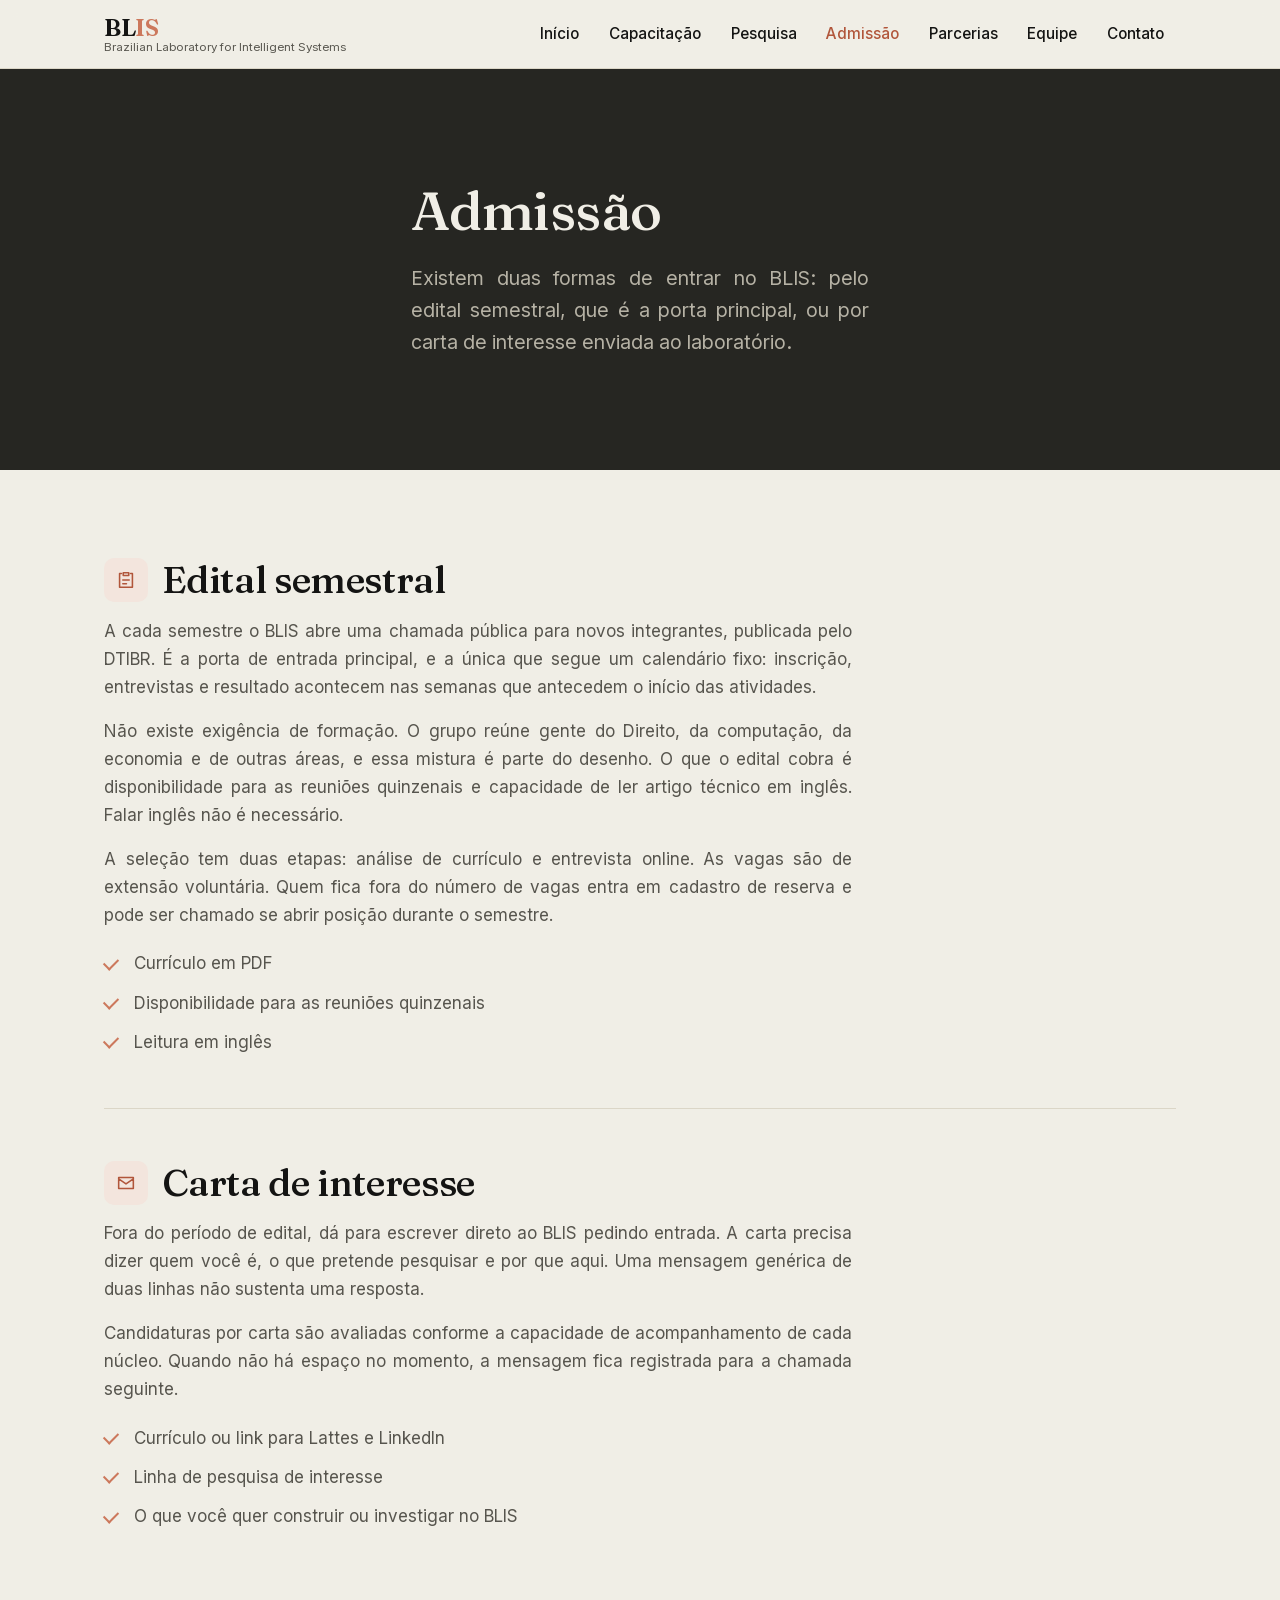
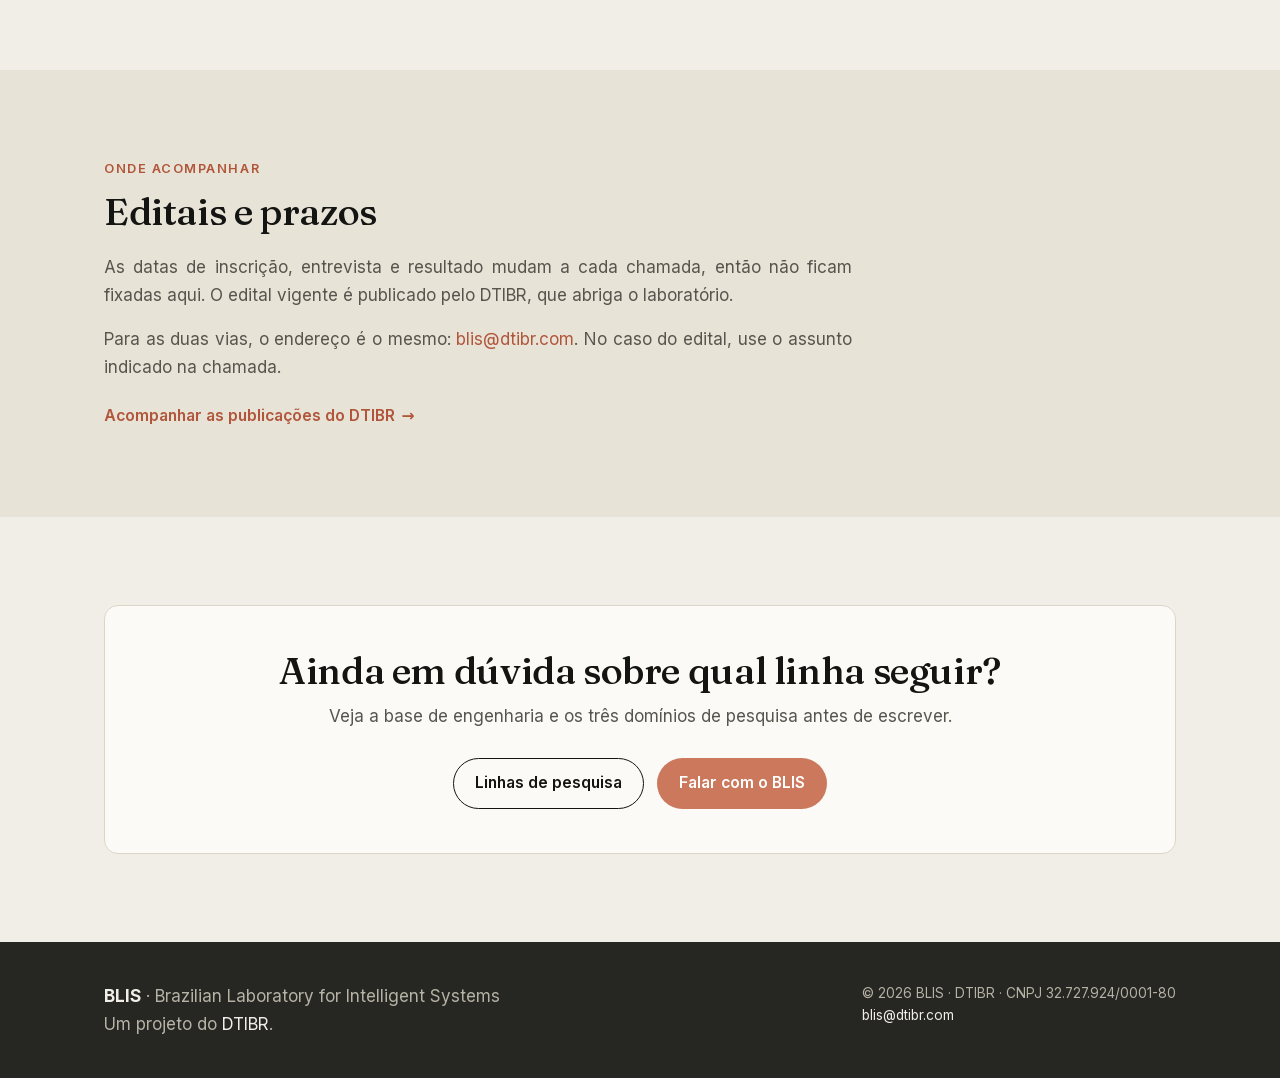
<file: admissao/index.html>
<!DOCTYPE html><!--InP3K_XvSzGVeUH6N9G5v--><html lang="pt-BR" class="__variable_d8ebd1 __variable_dfbb42"><head><meta charSet="utf-8"/><meta name="viewport" content="width=device-width, initial-scale=1"/><link rel="preload" href="/_next/static/media/af4bf8399d1aacdf-s.p.woff2" as="font" crossorigin="" type="font/woff2"/><link rel="preload" href="/_next/static/media/e4af272ccee01ff0-s.p.woff2" as="font" crossorigin="" type="font/woff2"/><link rel="stylesheet" href="/_next/static/css/ea8e1727cd3ea5cb.css" data-precedence="next"/><link rel="preload" as="script" fetchPriority="low" href="/_next/static/chunks/webpack-a8f1c39429e2d2f2.js"/><script src="/_next/static/chunks/4bd1b696-c023c6e3521b1417.js" async=""></script><script src="/_next/static/chunks/493-e9bfdf98757276c8.js" async=""></script><script src="/_next/static/chunks/main-app-e6e5c3b4a1be13d9.js" async=""></script><script src="/_next/static/chunks/619-ba102abea3e3d0e4.js" async=""></script><script src="/_next/static/chunks/app/layout-e0d198ee7846eac4.js" async=""></script><script src="/_next/static/chunks/app/admissao/page-d41753941651f31f.js" async=""></script><meta name="next-size-adjust" content=""/><title>Admissão · BLIS</title><meta name="description" content="As duas formas de entrar no BLIS: o edital semestral publicado pelo DTIBR e a carta de interesse enviada ao laboratório."/><meta name="keywords" content="laboratório de inteligência artificial,IA e Direito,IA e Cibersegurança,governança de IA,benchmarks jurídicos,dados sintéticos em cibersegurança,capacitação em IA,IA e economia,parcerias e serviços em IA"/><meta name="robots" content="index, follow"/><meta name="googlebot" content="index, follow"/><meta property="og:title" content="BLIS · Brazilian Laboratory for Intelligent Systems"/><meta property="og:description" content="Laboratório de pesquisa, formação e desenvolvimento em Inteligência Artificial e Ciência de Dados, com foco em Engenharia de IA e de Dados aplicada a Cibersegurança, Direito e Economia."/><meta property="og:url" content="https://blis.org.br/"/><meta property="og:site_name" content="BLIS"/><meta property="og:locale" content="pt_BR"/><meta property="og:type" content="website"/><meta name="twitter:card" content="summary_large_image"/><meta name="twitter:title" content="BLIS · Brazilian Laboratory for Intelligent Systems"/><meta name="twitter:description" content="Laboratório de pesquisa, formação e desenvolvimento em Inteligência Artificial e Ciência de Dados, com foco em Engenharia de IA e de Dados aplicada a Cibersegurança, Direito e Economia."/><script src="/_next/static/chunks/polyfills-42372ed130431b0a.js" noModule=""></script></head><body><div hidden=""><!--$--><!--/$--></div><a class="skip-link" href="#main">Pular para o conteúdo</a><header class="site-header"><div class="container site-header__inner"><a class="brand" aria-label="BLIS, início" href="/"><span class="brand__mark">BL<span>IS</span></span><span class="brand__full">Brazilian Laboratory for Intelligent Systems</span></a><button class="nav-toggle" aria-expanded="false" aria-controls="nav-menu">Menu</button><nav id="nav-menu" class="nav" data-open="false" aria-label="Navegação principal"><a class="nav__link" href="/">Início</a><a class="nav__link" href="/capacitacao/">Capacitação</a><a class="nav__link" href="/pesquisa/">Pesquisa</a><a class="nav__link" aria-current="page" href="/admissao/">Admissão</a><a class="nav__link" href="/parcerias/">Parcerias</a><a class="nav__link" href="/equipe/">Equipe</a><a class="nav__link" href="/contato/">Contato</a></nav></div></header><main id="main"><section class="section--dark hero"><div class="container hero__inner"><h1>Admissão</h1><p class="hero__sub">Existem duas formas de entrar no BLIS: pelo edital semestral, que é a porta principal, ou por carta de interesse enviada ao laboratório.</p></div></section><section class="section"><div class="container"><div class="feature" id="edital"><div class="feature__body"><div class="feature__head"><div class="card__icon"><svg viewBox="0 0 24 24" fill="none" stroke="currentColor" stroke-width="1.7" stroke-linecap="round" stroke-linejoin="round" aria-hidden="true" focusable="false"><path d="M9 4h6v3H9zM7 5H5v15h14V5h-2M8.5 12h7M8.5 16h4"></path></svg></div><h2>Edital semestral</h2></div><p>A cada semestre o BLIS abre uma chamada pública para novos integrantes, publicada pelo DTIBR. É a porta de entrada principal, e a única que segue um calendário fixo: inscrição, entrevistas e resultado acontecem nas semanas que antecedem o início das atividades.</p><p>Não existe exigência de formação. O grupo reúne gente do Direito, da computação, da economia e de outras áreas, e essa mistura é parte do desenho. O que o edital cobra é disponibilidade para as reuniões quinzenais e capacidade de ler artigo técnico em inglês. Falar inglês não é necessário.</p><p>A seleção tem duas etapas: análise de currículo e entrevista online. As vagas são de extensão voluntária. Quem fica fora do número de vagas entra em cadastro de reserva e pode ser chamado se abrir posição durante o semestre.</p><ul class="check-list"><li>Currículo em PDF</li><li>Disponibilidade para as reuniões quinzenais</li><li>Leitura em inglês</li></ul></div></div><div class="feature" id="carta"><div class="feature__body"><div class="feature__head"><div class="card__icon"><svg viewBox="0 0 24 24" fill="none" stroke="currentColor" stroke-width="1.7" stroke-linecap="round" stroke-linejoin="round" aria-hidden="true" focusable="false"><path d="M4 6h16v12H4zM4 7.5l8 5.5 8-5.5"></path></svg></div><h2>Carta de interesse</h2></div><p>Fora do período de edital, dá para escrever direto ao BLIS pedindo entrada. A carta precisa dizer quem você é, o que pretende pesquisar e por que aqui. Uma mensagem genérica de duas linhas não sustenta uma resposta.</p><p>Candidaturas por carta são avaliadas conforme a capacidade de acompanhamento de cada núcleo. Quando não há espaço no momento, a mensagem fica registrada para a chamada seguinte.</p><ul class="check-list"><li>Currículo ou link para Lattes e LinkedIn</li><li>Linha de pesquisa de interesse</li><li>O que você quer construir ou investigar no BLIS</li></ul></div></div></div></section><section class="section section--alt"><div class="container"><p class="section__eyebrow">Onde acompanhar</p><h2>Editais e prazos</h2><div class="feature__body"><p>As datas de inscrição, entrevista e resultado mudam a cada chamada, então não ficam fixadas aqui. O edital vigente é publicado pelo DTIBR, que abriga o laboratório.</p><p>Para as duas vias, o endereço é o mesmo:<!-- --> <a href="mailto:blis@dtibr.com">blis@dtibr.com</a>. No caso do edital, use o assunto indicado na chamada.</p><a class="link-cta" href="https://www.dtibr.com/" target="_blank" rel="noopener noreferrer">Acompanhar as publicações do DTIBR</a></div></div></section><section class="section"><div class="container"><div class="callout"><h2>Ainda em dúvida sobre qual linha seguir?</h2><p>Veja a base de engenharia e os três domínios de pesquisa antes de escrever.</p><div class="btn-row btn-row--center"><a class="btn btn--secondary" href="/pesquisa/">Linhas de pesquisa</a><a class="btn btn--primary" href="/contato/">Falar com o BLIS</a></div></div></div></section><!--$--><!--/$--></main><footer class="site-footer"><div class="container site-footer__inner"><div><strong>BLIS</strong> · <!-- -->Brazilian Laboratory for Intelligent Systems<br/>Um projeto do<!-- --> <a href="https://www.dtibr.com/" target="_blank" rel="noopener noreferrer">DTIBR</a>.</div><div class="site-footer__meta">© <!-- -->2026<!-- --> <!-- -->BLIS<!-- --> · DTIBR · CNPJ <!-- -->32.727.924/0001-80<br/><a href="mailto:blis@dtibr.com">blis@dtibr.com</a></div></div></footer><script src="/_next/static/chunks/webpack-a8f1c39429e2d2f2.js" id="_R_" async=""></script><script>(self.__next_f=self.__next_f||[]).push([0])</script><script>self.__next_f.push([1,"1:\"$Sreact.fragment\"\n2:I[4537,[\"619\",\"static/chunks/619-ba102abea3e3d0e4.js\",\"177\",\"static/chunks/app/layout-e0d198ee7846eac4.js\"],\"Header\"]\n3:I[9766,[],\"\"]\n4:I[8924,[],\"\"]\n5:I[2619,[\"619\",\"static/chunks/619-ba102abea3e3d0e4.js\",\"946\",\"static/chunks/app/admissao/page-d41753941651f31f.js\"],\"\"]\nf:I[7150,[],\"\"]\n:HL[\"/_next/static/media/af4bf8399d1aacdf-s.p.woff2\",\"font\",{\"crossOrigin\":\"\",\"type\":\"font/woff2\"}]\n:HL[\"/_next/static/media/e4af272ccee01ff0-s.p.woff2\",\"font\",{\"crossOrigin\":\"\",\"type\":\"font/woff2\"}]\n:HL[\"/_next/static/css/ea8e1727cd3ea5cb.css\",\"style\"]\n"])</script><script>self.__next_f.push([1,"0:{\"P\":null,\"b\":\"InP3K_XvSzGVeUH6N9G5v\",\"p\":\"\",\"c\":[\"\",\"admissao\",\"\"],\"i\":false,\"f\":[[[\"\",{\"children\":[\"admissao\",{\"children\":[\"__PAGE__\",{}]}]},\"$undefined\",\"$undefined\",true],[\"\",[\"$\",\"$1\",\"c\",{\"children\":[[[\"$\",\"link\",\"0\",{\"rel\":\"stylesheet\",\"href\":\"/_next/static/css/ea8e1727cd3ea5cb.css\",\"precedence\":\"next\",\"crossOrigin\":\"$undefined\",\"nonce\":\"$undefined\"}]],[\"$\",\"html\",null,{\"lang\":\"pt-BR\",\"className\":\"__variable_d8ebd1 __variable_dfbb42\",\"children\":[\"$\",\"body\",null,{\"children\":[[\"$\",\"a\",null,{\"className\":\"skip-link\",\"href\":\"#main\",\"children\":\"Pular para o conteúdo\"}],[\"$\",\"$L2\",null,{}],[\"$\",\"main\",null,{\"id\":\"main\",\"children\":[\"$\",\"$L3\",null,{\"parallelRouterKey\":\"children\",\"error\":\"$undefined\",\"errorStyles\":\"$undefined\",\"errorScripts\":\"$undefined\",\"template\":[\"$\",\"$L4\",null,{}],\"templateStyles\":\"$undefined\",\"templateScripts\":\"$undefined\",\"notFound\":[[\"$\",\"section\",null,{\"className\":\"section\",\"children\":[\"$\",\"div\",null,{\"className\":\"container notfound\",\"children\":[[\"$\",\"p\",null,{\"className\":\"notfound__code\",\"children\":\"404\"}],[\"$\",\"h1\",null,{\"children\":\"Página não encontrada\"}],[\"$\",\"p\",null,{\"className\":\"section__intro\",\"style\":{\"marginInline\":\"auto\"},\"children\":\"O endereço que você tentou acessar não existe ou foi movido.\"}],[\"$\",\"div\",null,{\"className\":\"btn-row btn-row--center\",\"children\":[\"$\",\"$L5\",null,{\"className\":\"btn btn--primary\",\"href\":\"/\",\"children\":\"Voltar ao início\"}]}]]}]}],[]],\"forbidden\":\"$undefined\",\"unauthorized\":\"$undefined\"}]}],[\"$\",\"footer\",null,{\"className\":\"site-footer\",\"children\":[\"$\",\"div\",null,{\"className\":\"container site-footer__inner\",\"children\":[[\"$\",\"div\",null,{\"children\":[[\"$\",\"strong\",null,{\"children\":\"BLIS\"}],\" · \",\"Brazilian Laboratory for Intelligent Systems\",[\"$\",\"br\",null,{}],\"Um projeto do\",\" \",[\"$\",\"a\",null,{\"href\":\"https://www.dtibr.com/\",\"target\":\"_blank\",\"rel\":\"noopener noreferrer\",\"children\":\"DTIBR\"}],\".\"]}],[\"$\",\"div\",null,{\"className\":\"site-footer__meta\",\"children\":[\"© \",2026,\" \",\"BLIS\",\" · DTIBR · CNPJ \",\"32.727.924/0001-80\",[\"$\",\"br\",null,{}],[\"$\",\"a\",null,{\"href\":\"mailto:blis@dtibr.com\",\"children\":\"blis@dtibr.com\"}]]}]]}]}]]}]}]]}],{\"children\":[\"admissao\",[\"$\",\"$1\",\"c\",{\"children\":[null,[\"$\",\"$L3\",null,{\"parallelRouterKey\":\"children\",\"error\":\"$undefined\",\"errorStyles\":\"$undefined\",\"errorScripts\":\"$undefined\",\"template\":[\"$\",\"$L4\",null,{}],\"templateStyles\":\"$undefined\",\"templateScripts\":\"$undefined\",\"notFound\":\"$undefined\",\"forbidden\":\"$undefined\",\"unauthorized\":\"$undefined\"}]]}],{\"children\":[\"__PAGE__\",[\"$\",\"$1\",\"c\",{\"children\":[[[\"$\",\"section\",null,{\"className\":\"section--dark hero\",\"children\":[\"$\",\"div\",null,{\"className\":\"container hero__inner\",\"children\":[[\"$\",\"h1\",null,{\"children\":\"Admissão\"}],[\"$\",\"p\",null,{\"className\":\"hero__sub\",\"children\":\"Existem duas formas de entrar no BLIS: pelo edital semestral, que é a porta principal, ou por carta de interesse enviada ao laboratório.\"}]]}]}],[\"$\",\"section\",null,{\"className\":\"section\",\"children\":[\"$\",\"div\",null,{\"className\":\"container\",\"children\":[[\"$\",\"div\",\"edital\",{\"className\":\"feature\",\"id\":\"edital\",\"children\":[[\"$\",\"div\",null,{\"className\":\"feature__body\",\"children\":[[\"$\",\"div\",null,{\"className\":\"feature__head\",\"children\":[[\"$\",\"div\",null,{\"className\":\"card__icon\",\"children\":[\"$\",\"svg\",null,{\"className\":\"$undefined\",\"viewBox\":\"0 0 24 24\",\"fill\":\"none\",\"stroke\":\"currentColor\",\"strokeWidth\":1.7,\"strokeLinecap\":\"round\",\"strokeLinejoin\":\"round\",\"aria-hidden\":\"true\",\"focusable\":\"false\",\"children\":[\"$\",\"path\",null,{\"d\":\"M9 4h6v3H9zM7 5H5v15h14V5h-2M8.5 12h7M8.5 16h4\"}]}]}],[\"$\",\"h2\",null,{\"children\":\"Edital semestral\"}]]}],[[\"$\",\"p\",\"A cada semestre o BLIS abre uma chamada \",{\"children\":\"A cada semestre o BLIS abre uma chamada pública para novos integrantes, publicada pelo DTIBR. É a porta de entrada principal, e a única que segue um calendário fixo: inscrição, entrevistas e resultado acontecem nas semanas que antecedem o início das atividades.\"}],[\"$\",\"p\",\"Não existe exigência de formação. O grup\",{\"children\":\"Não existe exigência de formação. O grupo reúne gente do Direito, da computação, da economia e de outras áreas, e essa mistura é parte do desenho. O que o edital cobra é disponibilidade para as reuniões quinzenais e capacidade de ler artigo técnico em inglês. Falar inglês não é necessário.\"}],[\"$\",\"p\",\"A seleção tem duas etapas: análise de cu\",{\"children\":\"A seleção tem duas etapas: análise de currículo e entrevista online. As vagas são de extensão voluntária. Quem fica fora do número de vagas entra em cadastro de reserva e pode ser chamado se abrir posição durante o semestre.\"}]],[\"$\",\"ul\",null,{\"className\":\"check-list\",\"children\":[\"$L6\",\"$L7\",\"$L8\"]}]]}],\"$L9\"]}],\"$La\"]}]}],\"$Lb\",\"$Lc\"],null,\"$Ld\"]}],{},null,false]},null,false]},null,false],\"$Le\",false]],\"m\":\"$undefined\",\"G\":[\"$f\",[]],\"s\":false,\"S\":true}\n"])</script><script>self.__next_f.push([1,"10:I[4431,[],\"OutletBoundary\"]\n12:I[5278,[],\"AsyncMetadataOutlet\"]\n14:I[4431,[],\"ViewportBoundary\"]\n16:I[4431,[],\"MetadataBoundary\"]\n17:\"$Sreact.suspense\"\n6:[\"$\",\"li\",\"Currículo em PDF\",{\"children\":\"Currículo em PDF\"}]\n7:[\"$\",\"li\",\"Disponibilidade para as reuniões quinzenais\",{\"children\":\"Disponibilidade para as reuniões quinzenais\"}]\n8:[\"$\",\"li\",\"Leitura em inglês\",{\"children\":\"Leitura em inglês\"}]\n9:null\n"])</script><script>self.__next_f.push([1,"a:[\"$\",\"div\",\"carta\",{\"className\":\"feature\",\"id\":\"carta\",\"children\":[[\"$\",\"div\",null,{\"className\":\"feature__body\",\"children\":[[\"$\",\"div\",null,{\"className\":\"feature__head\",\"children\":[[\"$\",\"div\",null,{\"className\":\"card__icon\",\"children\":[\"$\",\"svg\",null,{\"className\":\"$undefined\",\"viewBox\":\"0 0 24 24\",\"fill\":\"none\",\"stroke\":\"currentColor\",\"strokeWidth\":1.7,\"strokeLinecap\":\"round\",\"strokeLinejoin\":\"round\",\"aria-hidden\":\"true\",\"focusable\":\"false\",\"children\":[\"$\",\"path\",null,{\"d\":\"M4 6h16v12H4zM4 7.5l8 5.5 8-5.5\"}]}]}],[\"$\",\"h2\",null,{\"children\":\"Carta de interesse\"}]]}],[[\"$\",\"p\",\"Fora do período de edital, dá para escre\",{\"children\":\"Fora do período de edital, dá para escrever direto ao BLIS pedindo entrada. A carta precisa dizer quem você é, o que pretende pesquisar e por que aqui. Uma mensagem genérica de duas linhas não sustenta uma resposta.\"}],[\"$\",\"p\",\"Candidaturas por carta são avaliadas con\",{\"children\":\"Candidaturas por carta são avaliadas conforme a capacidade de acompanhamento de cada núcleo. Quando não há espaço no momento, a mensagem fica registrada para a chamada seguinte.\"}]],[\"$\",\"ul\",null,{\"className\":\"check-list\",\"children\":[[\"$\",\"li\",\"Currículo ou link para Lattes e LinkedIn\",{\"children\":\"Currículo ou link para Lattes e LinkedIn\"}],[\"$\",\"li\",\"Linha de pesquisa de interesse\",{\"children\":\"Linha de pesquisa de interesse\"}],[\"$\",\"li\",\"O que você quer construir ou investigar no BLIS\",{\"children\":\"O que você quer construir ou investigar no BLIS\"}]]}]]}],null]}]\n"])</script><script>self.__next_f.push([1,"b:[\"$\",\"section\",null,{\"className\":\"section section--alt\",\"children\":[\"$\",\"div\",null,{\"className\":\"container\",\"children\":[[\"$\",\"p\",null,{\"className\":\"section__eyebrow\",\"children\":\"Onde acompanhar\"}],[\"$\",\"h2\",null,{\"children\":\"Editais e prazos\"}],[\"$\",\"div\",null,{\"className\":\"feature__body\",\"children\":[[\"$\",\"p\",null,{\"children\":\"As datas de inscrição, entrevista e resultado mudam a cada chamada, então não ficam fixadas aqui. O edital vigente é publicado pelo DTIBR, que abriga o laboratório.\"}],[\"$\",\"p\",null,{\"children\":[\"Para as duas vias, o endereço é o mesmo:\",\" \",[\"$\",\"a\",null,{\"href\":\"mailto:blis@dtibr.com\",\"children\":\"blis@dtibr.com\"}],\". No caso do edital, use o assunto indicado na chamada.\"]}],[\"$\",\"a\",null,{\"className\":\"link-cta\",\"href\":\"https://www.dtibr.com/\",\"target\":\"_blank\",\"rel\":\"noopener noreferrer\",\"children\":\"Acompanhar as publicações do DTIBR\"}]]}]]}]}]\n"])</script><script>self.__next_f.push([1,"c:[\"$\",\"section\",null,{\"className\":\"section\",\"children\":[\"$\",\"div\",null,{\"className\":\"container\",\"children\":[\"$\",\"div\",null,{\"className\":\"callout\",\"children\":[[\"$\",\"h2\",null,{\"children\":\"Ainda em dúvida sobre qual linha seguir?\"}],[\"$\",\"p\",null,{\"children\":\"Veja a base de engenharia e os três domínios de pesquisa antes de escrever.\"}],[\"$\",\"div\",null,{\"className\":\"btn-row btn-row--center\",\"children\":[[\"$\",\"$L5\",null,{\"className\":\"btn btn--secondary\",\"href\":\"/pesquisa/\",\"children\":\"Linhas de pesquisa\"}],[\"$\",\"$L5\",null,{\"className\":\"btn btn--primary\",\"href\":\"/contato/\",\"children\":\"Falar com o BLIS\"}]]}]]}]}]}]\nd:[\"$\",\"$L10\",null,{\"children\":[\"$L11\",[\"$\",\"$L12\",null,{\"promise\":\"$@13\"}]]}]\ne:[\"$\",\"$1\",\"h\",{\"children\":[null,[[\"$\",\"$L14\",null,{\"children\":\"$L15\"}],[\"$\",\"meta\",null,{\"name\":\"next-size-adjust\",\"content\":\"\"}]],[\"$\",\"$L16\",null,{\"children\":[\"$\",\"div\",null,{\"hidden\":true,\"children\":[\"$\",\"$17\",null,{\"fallback\":null,\"children\":\"$L18\"}]}]}]]}]\n"])</script><script>self.__next_f.push([1,"15:[[\"$\",\"meta\",\"0\",{\"charSet\":\"utf-8\"}],[\"$\",\"meta\",\"1\",{\"name\":\"viewport\",\"content\":\"width=device-width, initial-scale=1\"}]]\n11:null\n"])</script><script>self.__next_f.push([1,"13:{\"metadata\":[[\"$\",\"title\",\"0\",{\"children\":\"Admissão · BLIS\"}],[\"$\",\"meta\",\"1\",{\"name\":\"description\",\"content\":\"As duas formas de entrar no BLIS: o edital semestral publicado pelo DTIBR e a carta de interesse enviada ao laboratório.\"}],[\"$\",\"meta\",\"2\",{\"name\":\"keywords\",\"content\":\"laboratório de inteligência artificial,IA e Direito,IA e Cibersegurança,governança de IA,benchmarks jurídicos,dados sintéticos em cibersegurança,capacitação em IA,IA e economia,parcerias e serviços em IA\"}],[\"$\",\"meta\",\"3\",{\"name\":\"robots\",\"content\":\"index, follow\"}],[\"$\",\"meta\",\"4\",{\"name\":\"googlebot\",\"content\":\"index, follow\"}],[\"$\",\"meta\",\"5\",{\"property\":\"og:title\",\"content\":\"BLIS · Brazilian Laboratory for Intelligent Systems\"}],[\"$\",\"meta\",\"6\",{\"property\":\"og:description\",\"content\":\"Laboratório de pesquisa, formação e desenvolvimento em Inteligência Artificial e Ciência de Dados, com foco em Engenharia de IA e de Dados aplicada a Cibersegurança, Direito e Economia.\"}],[\"$\",\"meta\",\"7\",{\"property\":\"og:url\",\"content\":\"https://blis.org.br/\"}],[\"$\",\"meta\",\"8\",{\"property\":\"og:site_name\",\"content\":\"BLIS\"}],[\"$\",\"meta\",\"9\",{\"property\":\"og:locale\",\"content\":\"pt_BR\"}],[\"$\",\"meta\",\"10\",{\"property\":\"og:type\",\"content\":\"website\"}],[\"$\",\"meta\",\"11\",{\"name\":\"twitter:card\",\"content\":\"summary_large_image\"}],[\"$\",\"meta\",\"12\",{\"name\":\"twitter:title\",\"content\":\"BLIS · Brazilian Laboratory for Intelligent Systems\"}],[\"$\",\"meta\",\"13\",{\"name\":\"twitter:description\",\"content\":\"Laboratório de pesquisa, formação e desenvolvimento em Inteligência Artificial e Ciência de Dados, com foco em Engenharia de IA e de Dados aplicada a Cibersegurança, Direito e Economia.\"}]],\"error\":null,\"digest\":\"$undefined\"}\n"])</script><script>self.__next_f.push([1,"18:\"$13:metadata\"\n"])</script></body></html>
</file>
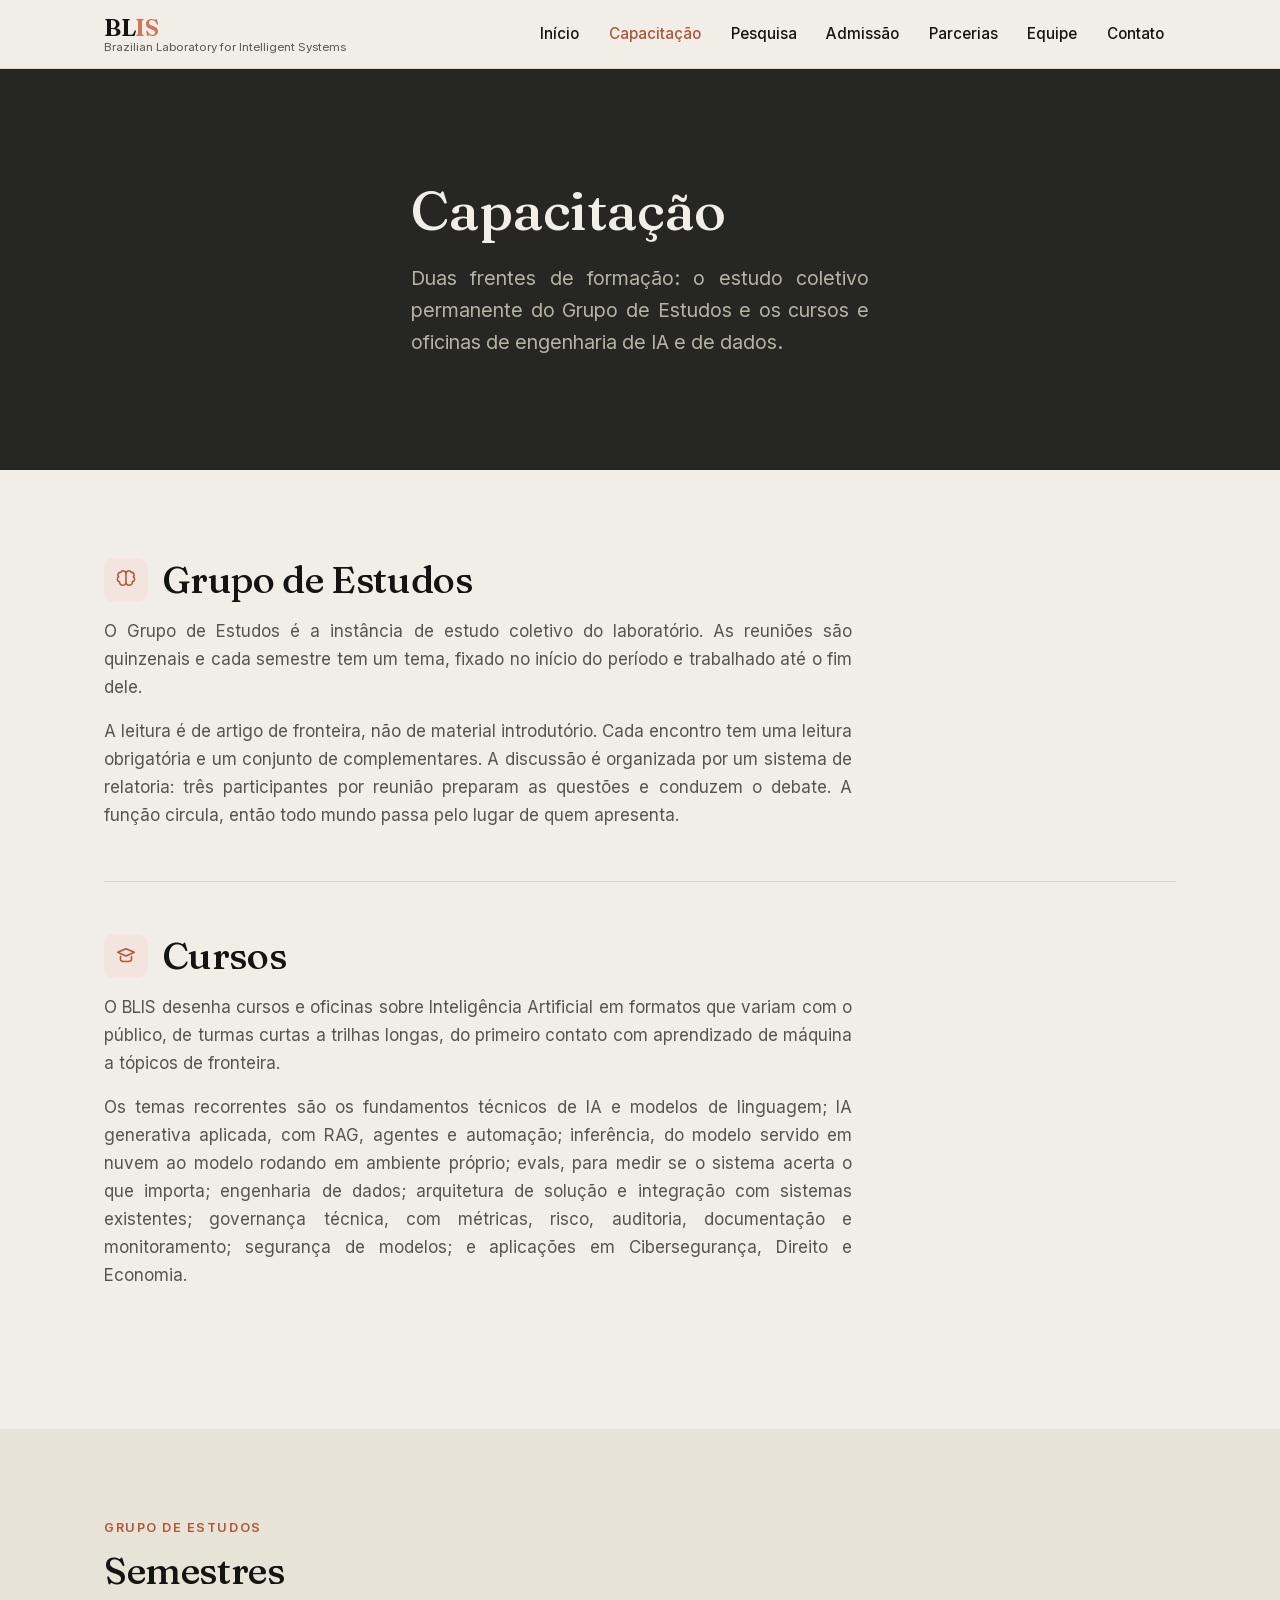
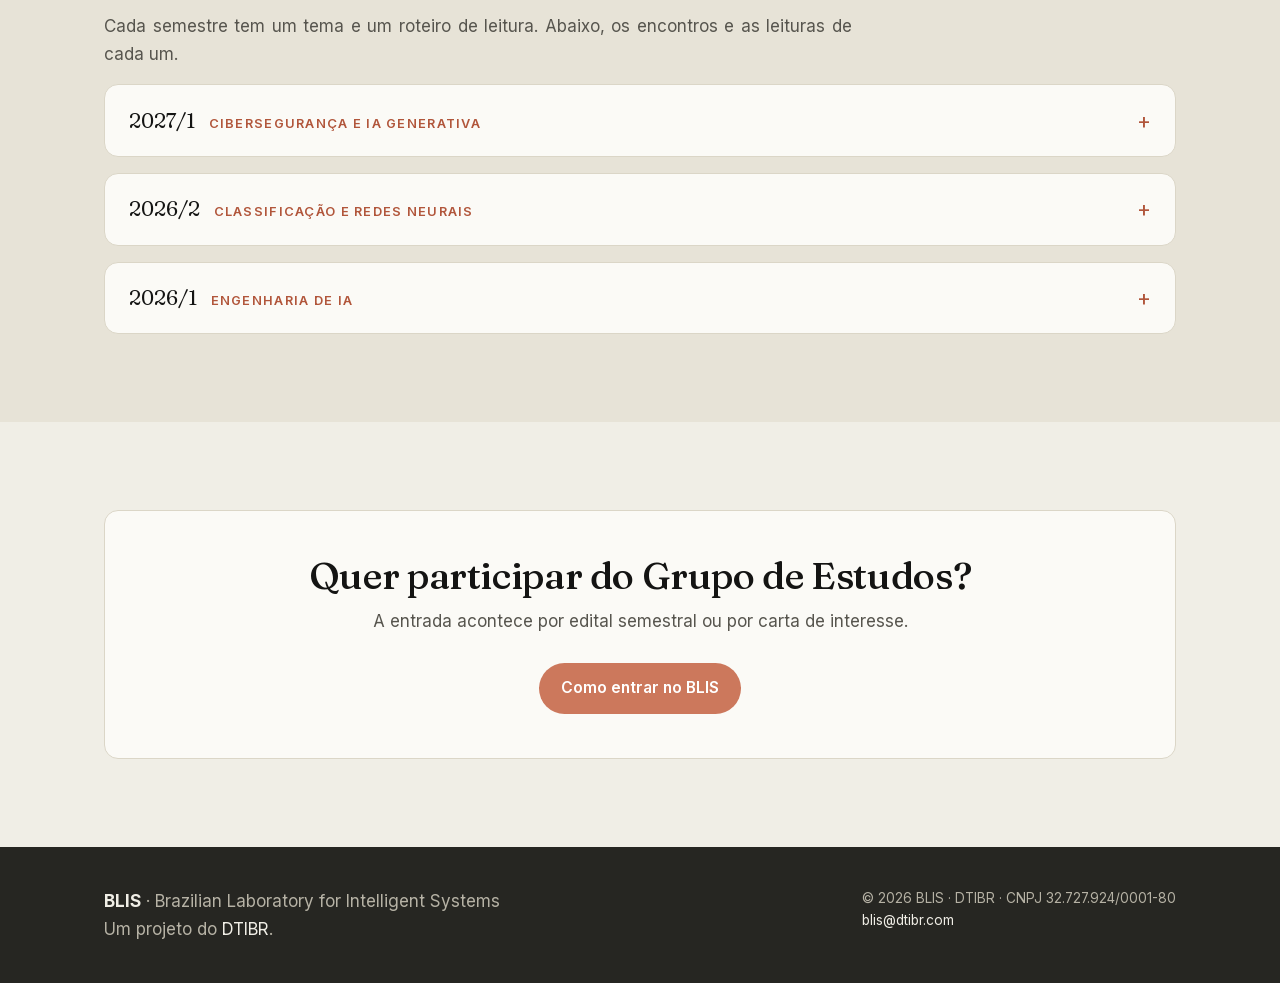
<file: capacitacao/index.html>
<!DOCTYPE html><!--InP3K_XvSzGVeUH6N9G5v--><html lang="pt-BR" class="__variable_d8ebd1 __variable_dfbb42"><head><meta charSet="utf-8"/><meta name="viewport" content="width=device-width, initial-scale=1"/><link rel="preload" href="/_next/static/media/af4bf8399d1aacdf-s.p.woff2" as="font" crossorigin="" type="font/woff2"/><link rel="preload" href="/_next/static/media/e4af272ccee01ff0-s.p.woff2" as="font" crossorigin="" type="font/woff2"/><link rel="stylesheet" href="/_next/static/css/ea8e1727cd3ea5cb.css" data-precedence="next"/><link rel="preload" as="script" fetchPriority="low" href="/_next/static/chunks/webpack-a8f1c39429e2d2f2.js"/><script src="/_next/static/chunks/4bd1b696-c023c6e3521b1417.js" async=""></script><script src="/_next/static/chunks/493-e9bfdf98757276c8.js" async=""></script><script src="/_next/static/chunks/main-app-e6e5c3b4a1be13d9.js" async=""></script><script src="/_next/static/chunks/619-ba102abea3e3d0e4.js" async=""></script><script src="/_next/static/chunks/app/layout-e0d198ee7846eac4.js" async=""></script><script src="/_next/static/chunks/app/capacitacao/page-d41753941651f31f.js" async=""></script><meta name="next-size-adjust" content=""/><title>Capacitação · BLIS</title><meta name="description" content="As duas frentes de formação do BLIS: o Grupo de Estudos, com reuniões quinzenais e tema por semestre, e os cursos e oficinas de engenharia de IA e de dados."/><meta name="keywords" content="laboratório de inteligência artificial,IA e Direito,IA e Cibersegurança,governança de IA,benchmarks jurídicos,dados sintéticos em cibersegurança,capacitação em IA,IA e economia,parcerias e serviços em IA"/><meta name="robots" content="index, follow"/><meta name="googlebot" content="index, follow"/><meta property="og:title" content="BLIS · Brazilian Laboratory for Intelligent Systems"/><meta property="og:description" content="Laboratório de pesquisa, formação e desenvolvimento em Inteligência Artificial e Ciência de Dados, com foco em Engenharia de IA e de Dados aplicada a Cibersegurança, Direito e Economia."/><meta property="og:url" content="https://blis.org.br/"/><meta property="og:site_name" content="BLIS"/><meta property="og:locale" content="pt_BR"/><meta property="og:type" content="website"/><meta name="twitter:card" content="summary_large_image"/><meta name="twitter:title" content="BLIS · Brazilian Laboratory for Intelligent Systems"/><meta name="twitter:description" content="Laboratório de pesquisa, formação e desenvolvimento em Inteligência Artificial e Ciência de Dados, com foco em Engenharia de IA e de Dados aplicada a Cibersegurança, Direito e Economia."/><script src="/_next/static/chunks/polyfills-42372ed130431b0a.js" noModule=""></script></head><body><div hidden=""><!--$--><!--/$--></div><a class="skip-link" href="#main">Pular para o conteúdo</a><header class="site-header"><div class="container site-header__inner"><a class="brand" aria-label="BLIS, início" href="/"><span class="brand__mark">BL<span>IS</span></span><span class="brand__full">Brazilian Laboratory for Intelligent Systems</span></a><button class="nav-toggle" aria-expanded="false" aria-controls="nav-menu">Menu</button><nav id="nav-menu" class="nav" data-open="false" aria-label="Navegação principal"><a class="nav__link" href="/">Início</a><a class="nav__link" aria-current="page" href="/capacitacao/">Capacitação</a><a class="nav__link" href="/pesquisa/">Pesquisa</a><a class="nav__link" href="/admissao/">Admissão</a><a class="nav__link" href="/parcerias/">Parcerias</a><a class="nav__link" href="/equipe/">Equipe</a><a class="nav__link" href="/contato/">Contato</a></nav></div></header><main id="main"><section class="section--dark hero"><div class="container hero__inner"><h1>Capacitação</h1><p class="hero__sub">Duas frentes de formação: o estudo coletivo permanente do Grupo de Estudos e os cursos e oficinas de engenharia de IA e de dados.</p></div></section><section class="section"><div class="container"><div class="feature" id="grupo-de-estudos"><div class="feature__body"><div class="feature__head"><div class="card__icon"><svg viewBox="0 0 24 24" fill="none" stroke="currentColor" stroke-width="1.7" stroke-linecap="round" stroke-linejoin="round" aria-hidden="true" focusable="false"><path d="M12 5a3 3 0 0 0-5.7-1.3A2.8 2.8 0 0 0 4 8.5 3 3 0 0 0 5 14a3 3 0 0 0 7 .5V5zm0 0a3 3 0 0 1 5.7-1.3A2.8 2.8 0 0 1 20 8.5 3 3 0 0 1 19 14a3 3 0 0 1-7 .5"></path></svg></div><h2>Grupo de Estudos</h2></div><p>O Grupo de Estudos é a instância de estudo coletivo do laboratório. As reuniões são quinzenais e cada semestre tem um tema, fixado no início do período e trabalhado até o fim dele.</p><p>A leitura é de artigo de fronteira, não de material introdutório. Cada encontro tem uma leitura obrigatória e um conjunto de complementares. A discussão é organizada por um sistema de relatoria: três participantes por reunião preparam as questões e conduzem o debate. A função circula, então todo mundo passa pelo lugar de quem apresenta.</p></div></div><div class="feature" id="cursos"><div class="feature__body"><div class="feature__head"><div class="card__icon"><svg viewBox="0 0 24 24" fill="none" stroke="currentColor" stroke-width="1.7" stroke-linecap="round" stroke-linejoin="round" aria-hidden="true" focusable="false"><path d="M3 8l9-4 9 4-9 4-9-4zm3 4.2V16c0 1.1 2.7 2 6 2s6-.9 6-2v-3.8"></path></svg></div><h2>Cursos</h2></div><p>O BLIS desenha cursos e oficinas sobre Inteligência Artificial em formatos que variam com o público, de turmas curtas a trilhas longas, do primeiro contato com aprendizado de máquina a tópicos de fronteira.</p><p>Os temas recorrentes são os fundamentos técnicos de IA e modelos de linguagem; IA generativa aplicada, com RAG, agentes e automação; inferência, do modelo servido em nuvem ao modelo rodando em ambiente próprio; evals, para medir se o sistema acerta o que importa; engenharia de dados; arquitetura de solução e integração com sistemas existentes; governança técnica, com métricas, risco, auditoria, documentação e monitoramento; segurança de modelos; e aplicações em Cibersegurança, Direito e Economia.</p></div></div></div></section><section class="section section--alt"><div class="container"><p class="section__eyebrow">Grupo de Estudos</p><h2>Semestres</h2><div class="feature__body"><p>Cada semestre tem um tema e um roteiro de leitura. Abaixo, os encontros e as leituras de cada um.</p></div><details class="semester"><summary><span>2027/1</span><span class="semester__topic">Cibersegurança e IA Generativa</span></summary><div class="semester__body"><p class="semester__base">Em paralelo às leituras corre a Trilha Prática: cada encontro tem uma entrega mínima de código, ligada ao tema do dia. Todo ataque é feito somente contra sistemas do próprio participante, em ambiente isolado.</p><div class="meeting"><div class="meeting__head"><span class="meeting__n">#<!-- -->0</span><h3 class="meeting__theme">Abertura da Trilha</h3><span class="meeting__date">13.02.2027</span></div><p class="meeting__note">Apresentação do grupo, do arco do semestre e da dinâmica dos encontros. Sem leitura prévia.</p></div><div class="meeting"><div class="meeting__head"><span class="meeting__n">#<!-- -->1</span><h3 class="meeting__theme">Panorama: Segurança e IA Generativa</h3><span class="meeting__date">27.02.2027</span></div><p class="meeting__note">Mapa do terreno: o que muda quando o sistema atacado, ou o atacante, é um modelo generativo.</p><ul class="paper-list"><li class="paper--required"><span class="paper__title">Adversarial Machine Learning: A Taxonomy and Terminology of Attacks and Mitigations</span>. <!-- -->Vassilev (NIST)<!-- -->, <!-- -->2025<!-- -->.<span class="paper__flag">Obrigatória</span></li><li class="paper--required"><span class="paper__title">A survey on large language model (LLM) security and privacy: The Good, The Bad, and The Ugly</span>. <!-- -->Yao et al.<!-- -->, <!-- -->2023<!-- -->.<span class="paper__flag">Obrigatória</span></li><li><span class="paper__title">Intriguing properties of neural networks</span>. <!-- -->Szegedy et al.<!-- -->, <!-- -->2013<!-- -->.</li><li><span class="paper__title">Explaining and Harnessing Adversarial Examples</span>. <!-- -->Goodfellow et al.<!-- -->, <!-- -->2014<!-- -->.</li><li><span class="paper__title">Wild patterns: Ten years after the rise of adversarial machine learning</span>. <!-- -->Biggio e Roli<!-- -->, <!-- -->2017<!-- -->.</li><li><span class="paper__title">Ethical and social risks of harm from Language Models</span>. <!-- -->Weidinger et al.<!-- -->, <!-- -->2021<!-- -->.</li><li><span class="paper__title">From ChatGPT to ThreatGPT: Impact of Generative AI in Cybersecurity and Privacy</span>. <!-- -->Gupta et al.<!-- -->, <!-- -->2023<!-- -->.</li><li><span class="paper__title">Large Language Models for Cyber Security: A Systematic Literature Review</span>. <!-- -->Xu et al.<!-- -->, <!-- -->2024<!-- -->.</li></ul><p class="meeting__note"><strong>Prática: <!-- -->Modelo de Ameaças<!-- -->.</strong> <!-- -->Subir um app de LLM simples (chat com RAG; pode ser o do 2026.1) e entregar o modelo de ameaças: ativos, fronteiras de confiança, entradas não confiáveis e ameaças mapeadas para o OWASP Top 10 para LLMs ou o MITRE ATLAS.</p></div><div class="meeting"><div class="meeting__head"><span class="meeting__n">#<!-- -->2</span><h3 class="meeting__theme">Prompt Injection e Jailbreak</h3><span class="meeting__date">13.03.2027</span></div><p class="meeting__note">Por que o alinhamento falha e como instrução e dado se confundem quando tudo é texto.</p><ul class="paper-list"><li class="paper--required"><span class="paper__title">Jailbroken: How Does LLM Safety Training Fail?</span> <!-- -->Wei et al.<!-- -->, <!-- -->2023<!-- -->.<span class="paper__flag">Obrigatória</span></li><li class="paper--required"><span class="paper__title">Not what you&#x27;ve signed up for: Compromising Real-World LLM-Integrated Applications with Indirect Prompt Injection</span>. <!-- -->Greshake et al.<!-- -->, <!-- -->2023<!-- -->.<span class="paper__flag">Obrigatória</span></li><li><span class="paper__title">Ignore Previous Prompt: Attack Techniques For Language Models</span>. <!-- -->Perez e Ribeiro<!-- -->, <!-- -->2022<!-- -->.</li><li><span class="paper__title">Universal and Transferable Adversarial Attacks on Aligned Language Models</span>. <!-- -->Zou et al.<!-- -->, <!-- -->2023<!-- -->.</li><li><span class="paper__title">Jailbreaking Black Box Large Language Models in Twenty Queries</span>. <!-- -->Chao et al.<!-- -->, <!-- -->2023<!-- -->.</li><li><span class="paper__title">&quot;Do Anything Now&quot;: Characterizing and Evaluating In-The-Wild Jailbreak Prompts on Large Language Models</span>. <!-- -->Shen et al.<!-- -->, <!-- -->2023<!-- -->.</li><li><span class="paper__title">Jailbreaking Leading Safety-Aligned LLMs with Simple Adaptive Attacks</span>. <!-- -->Andriushchenko et al.<!-- -->, <!-- -->2024<!-- -->.</li><li><span class="paper__title">Formalizing and Benchmarking Prompt Injection Attacks and Defenses</span>. <!-- -->Liu et al.<!-- -->, <!-- -->2023<!-- -->.</li><li><span class="paper__title">Multilingual Jailbreak Challenges in Large Language Models</span>. <!-- -->Deng et al.<!-- -->, <!-- -->2023<!-- -->.</li></ul><p class="meeting__note"><strong>Prática: <!-- -->Atacando o Próprio App<!-- -->.</strong> <!-- -->Contra o app do #1: injeção direta, injeção indireta por documento no RAG e pelo menos três técnicas de jailbreak, incluindo em português. Registrar a taxa de sucesso por técnica e por modelo.</p></div><div class="meeting"><div class="meeting__head"><span class="meeting__n">#<!-- -->3</span><h3 class="meeting__theme">Envenenamento, Backdoors e Cadeia de Suprimentos</h3><span class="meeting__date">27.03.2027</span></div><p class="meeting__note">Atacar o modelo antes de ele existir: dados de treino, fine-tuning e modelos baixados de terceiros.</p><ul class="paper-list"><li class="paper--required"><span class="paper__title">Poisoning Web-Scale Training Datasets is Practical</span>. <!-- -->Carlini et al.<!-- -->, <!-- -->2023<!-- -->.<span class="paper__flag">Obrigatória</span></li><li class="paper--required"><span class="paper__title">Sleeper Agents: Training Deceptive LLMs that Persist Through Safety Training</span>. <!-- -->Hubinger et al.<!-- -->, <!-- -->2024<!-- -->.<span class="paper__flag">Obrigatória</span></li><li><span class="paper__title">BadNets: Identifying Vulnerabilities in the Machine Learning Model Supply Chain</span>. <!-- -->Gu et al.<!-- -->, <!-- -->2017<!-- -->.</li><li><span class="paper__title">Poisoning Language Models During Instruction Tuning</span>. <!-- -->Wan et al.<!-- -->, <!-- -->2023<!-- -->.</li><li><span class="paper__title">Poisoning Attacks on LLMs Require a Near-constant Number of Poison Samples</span>. <!-- -->Souly et al.<!-- -->, <!-- -->2025<!-- -->.</li><li><span class="paper__title">Universal Jailbreak Backdoors from Poisoned Human Feedback</span>. <!-- -->Rando e Tramèr<!-- -->, <!-- -->2023<!-- -->.</li><li><span class="paper__title">Fine-tuning Aligned Language Models Compromises Safety, Even When Users Do Not Intend To!</span> <!-- -->Qi et al.<!-- -->, <!-- -->2023<!-- -->.</li><li><span class="paper__title">An Empirical Study of Artifacts and Security Risks in the Pre-trained Model Supply Chain</span>. <!-- -->Jiang et al.<!-- -->, <!-- -->2022<!-- -->.</li><li><span class="paper__title">Dataset Security for Machine Learning: Data Poisoning, Backdoor Attacks, and Defenses</span>. <!-- -->Goldblum et al.<!-- -->, <!-- -->2020<!-- -->.</li></ul><p class="meeting__note"><strong>Prática: <!-- -->Backdoor num Classificador<!-- -->.</strong> <!-- -->Fine-tuning de um classificador pequeno (BERTimbau ou DistilBERT, como no 2026.2) com uma fração de exemplos envenenados por gatilho. Medir acurácia limpa e taxa de sucesso do ataque conforme a quantidade de veneno. Bônus: comparar o carregamento de um modelo em pickle e em safetensors.</p></div><div class="meeting"><div class="meeting__head"><span class="meeting__n">#<!-- -->4</span><h3 class="meeting__theme">Privacidade: Memorização, Extração e Roubo de Modelos</h3><span class="meeting__date">10.04.2027</span></div><p class="meeting__note">O que o modelo lembra do treino, como isso vaza e quanto do próprio modelo dá para copiar pela API.</p><ul class="paper-list"><li class="paper--required"><span class="paper__title">Extracting Training Data from Large Language Models</span>. <!-- -->Carlini et al.<!-- -->, <!-- -->2020<!-- -->.<span class="paper__flag">Obrigatória</span></li><li class="paper--required"><span class="paper__title">Scalable Extraction of Training Data from (Production) Language Models</span>. <!-- -->Nasr et al.<!-- -->, <!-- -->2023<!-- -->.<span class="paper__flag">Obrigatória</span></li><li><span class="paper__title">Membership Inference Attacks Against Machine Learning Models</span>. <!-- -->Shokri et al.<!-- -->, <!-- -->2016<!-- -->.</li><li><span class="paper__title">Quantifying Memorization Across Neural Language Models</span>. <!-- -->Carlini et al.<!-- -->, <!-- -->2022<!-- -->.</li><li><span class="paper__title">Do Membership Inference Attacks Work on Large Language Models?</span> <!-- -->Duan et al.<!-- -->, <!-- -->2024<!-- -->.</li><li><span class="paper__title">Stealing Machine Learning Models via Prediction APIs</span>. <!-- -->Tramèr et al.<!-- -->, <!-- -->2016<!-- -->.</li><li><span class="paper__title">Stealing Part of a Production Language Model</span>. <!-- -->Carlini et al.<!-- -->, <!-- -->2024<!-- -->.</li><li><span class="paper__title">SoK: Memorization in General-Purpose Large Language Models</span>. <!-- -->Hartmann et al.<!-- -->, <!-- -->2023<!-- -->.</li></ul><p class="meeting__note"><strong>Prática: <!-- -->Memorização e Inferência de Pertencimento<!-- -->.</strong> <!-- -->Num modelo aberto com dados de treino conhecidos (ex.: Pythia) ou num fine-tuning próprio com &quot;canários&quot; inseridos, medir memorização e rodar um ataque de inferência de pertencimento baseado em perda. Discutir o resultado à luz da LGPD.</p></div><div class="meeting"><div class="meeting__head"><span class="meeting__n">#<!-- -->5</span><h3 class="meeting__theme">Segurança de Agentes</h3><span class="meeting__date">24.04.2027</span></div><p class="meeting__note">Quando o LLM tem ferramentas, a injeção vira ação: ataques a agentes, MCP e defesas por arquitetura.</p><ul class="paper-list"><li class="paper--required"><span class="paper__title">Design Patterns for Securing LLM Agents against Prompt Injections</span>. <!-- -->Beurer-Kellner et al.<!-- -->, <!-- -->2025<!-- -->.<span class="paper__flag">Obrigatória</span></li><li class="paper--required"><span class="paper__title">Defeating Prompt Injections by Design</span>. <!-- -->Debenedetti et al.<!-- -->, <!-- -->2025<!-- -->.<span class="paper__flag">Obrigatória</span></li><li><span class="paper__title">AgentDojo: A Dynamic Environment to Evaluate Prompt Injection Attacks and Defenses for LLM Agents</span>. <!-- -->Debenedetti et al.<!-- -->, <!-- -->2024<!-- -->.</li><li><span class="paper__title">InjecAgent: Benchmarking Indirect Prompt Injections in Tool-Integrated Large Language Model Agents</span>. <!-- -->Zhan et al.<!-- -->, <!-- -->2024<!-- -->.</li><li><span class="paper__title">Adaptive Attacks Break Defenses Against Indirect Prompt Injection Attacks on LLM Agents</span>. <!-- -->Zhan et al.<!-- -->, <!-- -->2025<!-- -->.</li><li><span class="paper__title">The Instruction Hierarchy: Training LLMs to Prioritize Privileged Instructions</span>. <!-- -->Wallace et al.<!-- -->, <!-- -->2024<!-- -->.</li><li><span class="paper__title">Defending Against Indirect Prompt Injection Attacks With Spotlighting</span>. <!-- -->Hines et al.<!-- -->, <!-- -->2024<!-- -->.</li><li><span class="paper__title">Model Context Protocol (MCP): Landscape, Security Threats, and Future Research Directions</span>. <!-- -->Hou et al.<!-- -->, <!-- -->2025<!-- -->.</li><li><span class="paper__title">Prompt Infection: LLM-to-LLM Prompt Injection within Multi-agent Systems</span>. <!-- -->Lee e Tiwari<!-- -->, <!-- -->2024<!-- -->.</li></ul><p class="meeting__note"><strong>Prática: <!-- -->Agente sob Ataque<!-- -->.</strong> <!-- -->Agente com pelo menos duas ferramentas (ex.: e-mail e arquivos) atacado por injeção indireta vinda do retorno de ferramenta. Implementar duas defesas (spotlighting, política de ferramentas, padrão dual-LLM, confirmação humana) e medir utilidade × segurança. Opcional: rodar no AgentDojo.</p></div><div class="meeting"><div class="meeting__head"><span class="meeting__n">#<!-- -->6</span><h3 class="meeting__theme">IA Generativa na Defesa</h3><span class="meeting__date">08.05.2027</span></div><p class="meeting__note">Código gerado com falhas, detecção de vulnerabilidades e LLMs no SOC e em inteligência de ameaças: o que funciona de fato.</p><ul class="paper-list"><li class="paper--required"><span class="paper__title">Asleep at the Keyboard? Assessing the Security of GitHub Copilot&#x27;s Code Contributions</span>. <!-- -->Pearce et al.<!-- -->, <!-- -->2021<!-- -->.<span class="paper__flag">Obrigatória</span></li><li class="paper--required"><span class="paper__title">Vulnerability Detection with Code Language Models: How Far are We?</span> <!-- -->Ding et al.<!-- -->, <!-- -->2024<!-- -->.<span class="paper__flag">Obrigatória</span></li><li><span class="paper__title">Do Users Write More Insecure Code with AI Assistants?</span> <!-- -->Perry et al.<!-- -->, <!-- -->2022<!-- -->.</li><li><span class="paper__title">Examining Zero-Shot Vulnerability Repair with Large Language Models</span>. <!-- -->Pearce et al.<!-- -->, <!-- -->2021<!-- -->.</li><li><span class="paper__title">Purple Llama CyberSecEval: A Secure Coding Benchmark for Language Models</span>. <!-- -->Bhatt et al.<!-- -->, <!-- -->2023<!-- -->.</li><li><span class="paper__title">Large Language Models for Code: Security Hardening and Adversarial Testing</span>. <!-- -->He e Vechev<!-- -->, <!-- -->2023<!-- -->.</li><li><span class="paper__title">Large Language Models Are Unreliable for Cyber Threat Intelligence</span>. <!-- -->Mezzi et al.<!-- -->, <!-- -->2025<!-- -->.</li><li><span class="paper__title">CTINexus: Automatic Cyber Threat Intelligence Knowledge Graph Construction Using Large Language Models</span>. <!-- -->Cheng et al.<!-- -->, <!-- -->2024<!-- -->.</li><li><span class="paper__title">AI-Augmented SOC: A Survey of LLMs and Agents for Security Automation</span>. <!-- -->Srinivas et al.<!-- -->, <!-- -->2025<!-- -->.</li></ul><p class="meeting__note"><strong>Prática: <!-- -->LLM como Analista de Vulnerabilidades<!-- -->.</strong> <!-- -->Pipeline que use LLM para classificar e explicar trechos de código vulnerável (subconjunto do PrimeVul ou exemplos por CWE). Comparar precisão e recall com uma ferramenta de análise estática (Semgrep ou Bandit).</p></div><div class="meeting"><div class="meeting__head"><span class="meeting__n">#<!-- -->7</span><h3 class="meeting__theme">IA Generativa no Ataque</h3><span class="meeting__date">22.05.2027</span></div><p class="meeting__note">Pentest automatizado, agentes que exploram vulnerabilidades, phishing e deepfakes: o tamanho real da ameaça.</p><ul class="paper-list"><li class="paper--required"><span class="paper__title">PentestGPT: An LLM-empowered Automatic Penetration Testing Tool</span>. <!-- -->Deng et al.<!-- -->, <!-- -->2023<!-- -->.<span class="paper__flag">Obrigatória</span></li><li class="paper--required"><span class="paper__title">LLM Agents can Autonomously Exploit One-day Vulnerabilities</span>. <!-- -->Fang et al.<!-- -->, <!-- -->2024<!-- -->.<span class="paper__flag">Obrigatória</span></li><li><span class="paper__title">Cybench: A Framework for Evaluating Cybersecurity Capabilities and Risks of Language Models</span>. <!-- -->Zhang et al.<!-- -->, <!-- -->2024<!-- -->.</li><li><span class="paper__title">LLM Agents can Autonomously Hack Websites</span>. <!-- -->Fang et al.<!-- -->, <!-- -->2024<!-- -->.</li><li><span class="paper__title">Teams of LLM Agents can Exploit Zero-Day Vulnerabilities</span>. <!-- -->Zhu et al.<!-- -->, <!-- -->2024<!-- -->.</li><li><span class="paper__title">Getting pwn&#x27;d by AI: Penetration Testing with Large Language Models</span>. <!-- -->Happe e Cito<!-- -->, <!-- -->2023<!-- -->.</li><li><span class="paper__title">Devising and Detecting Phishing Emails Using Large Language Models</span>. <!-- -->Heiding et al.<!-- -->, <!-- -->2023<!-- -->.</li><li><span class="paper__title">Spear Phishing With Large Language Models</span>. <!-- -->Hazell<!-- -->, <!-- -->2023<!-- -->.</li><li><span class="paper__title">The Creation and Detection of Deepfakes: A Survey</span>. <!-- -->Mirsky e Lee<!-- -->, <!-- -->2020<!-- -->.</li></ul><p class="meeting__note"><strong>Prática: <!-- -->Agente de CTF em Laboratório<!-- -->.</strong> <!-- -->Agente que resolva desafios fáceis de CTF num ambiente Docker isolado (ex.: subconjunto do Cybench ou picoCTF). Registrar passos, custo e onde o agente trava. Somente contra alvos do próprio laboratório.</p></div><div class="meeting"><div class="meeting__head"><span class="meeting__n">#<!-- -->8</span><h3 class="meeting__theme">Red Teaming, Guardrails e Detecção</h3><span class="meeting__date">05.06.2027</span></div><p class="meeting__note">Como avaliar e proteger um sistema generativo em produção, e os limites de detectar conteúdo gerado por IA.</p><ul class="paper-list"><li class="paper--required"><span class="paper__title">Red Teaming Language Models to Reduce Harms: Methods, Scaling Behaviors, and Lessons Learned</span>. <!-- -->Ganguli et al.<!-- -->, <!-- -->2022<!-- -->.<span class="paper__flag">Obrigatória</span></li><li class="paper--required"><span class="paper__title">Llama Guard: LLM-based Input-Output Safeguard for Human-AI Conversations</span>. <!-- -->Inan et al.<!-- -->, <!-- -->2023<!-- -->.<span class="paper__flag">Obrigatória</span></li><li><span class="paper__title">Red Teaming Language Models with Language Models</span>. <!-- -->Perez et al.<!-- -->, <!-- -->2022<!-- -->.</li><li><span class="paper__title">HarmBench: A Standardized Evaluation Framework for Automated Red Teaming and Robust Refusal</span>. <!-- -->Mazeika et al.<!-- -->, <!-- -->2024<!-- -->.</li><li><span class="paper__title">Constitutional Classifiers: Defending against Universal Jailbreaks across Thousands of Hours of Red Teaming</span>. <!-- -->Sharma et al.<!-- -->, <!-- -->2025<!-- -->.</li><li><span class="paper__title">SmoothLLM: Defending Large Language Models Against Jailbreaking Attacks</span>. <!-- -->Robey et al.<!-- -->, <!-- -->2023<!-- -->.</li><li><span class="paper__title">A Watermark for Large Language Models</span>. <!-- -->Kirchenbauer et al.<!-- -->, <!-- -->2023<!-- -->.</li><li><span class="paper__title">Can AI-Generated Text be Reliably Detected?</span> <!-- -->Sadasivan et al.<!-- -->, <!-- -->2023<!-- -->.</li><li><span class="paper__title">garak: A Framework for Security Probing Large Language Models</span>. <!-- -->Derczynski et al.<!-- -->, <!-- -->2024<!-- -->.</li><li><span class="paper__title">PyRIT: A Framework for Security Risk Identification and Red Teaming in Generative AI System</span>. <!-- -->Munoz et al.<!-- -->, <!-- -->2024<!-- -->.</li></ul><p class="meeting__note"><strong>Prática: <!-- -->Sistema Integrado com Camada de Defesa<!-- -->.</strong> <!-- -->O app ou agente dos encontros anteriores com camada de defesa funcional (classificador de entrada e saída, política de ferramentas) e relatório de red team automatizado (garak ou PyRIT) antes e depois da defesa.</p></div></div></details><details class="semester"><summary><span>2026/2</span><span class="semester__topic">Classificação e Redes Neurais</span></summary><div class="semester__body"><div class="meeting"><div class="meeting__head"><span class="meeting__n">#<!-- -->0</span><h3 class="meeting__theme">Abertura da Trilha</h3><span class="meeting__date">22.08.2026</span></div><p class="meeting__note">Apresentação do grupo, do arco do semestre e da dinâmica dos encontros. Sem leitura prévia.</p></div><div class="meeting"><div class="meeting__head"><span class="meeting__n">#<!-- -->1</span><h3 class="meeting__theme">Problema da Classificação em IA</h3><span class="meeting__date">05.09.2026</span></div><p class="meeting__note">O que é classificar texto, por que a tarefa é anterior ao deep learning e como um problema jurídico vira rótulo.</p><ul class="paper-list"><li class="paper--required"><span class="paper__title">LexGLUE: A Benchmark Dataset for Legal Language Understanding in English</span>. <!-- -->Chalkidis et al.<!-- -->, <!-- -->2021<!-- -->.<span class="paper__flag">Obrigatória</span></li><li class="paper--required"><span class="paper__title">A Survey on Text Classification: From Shallow to Deep Learning</span>. <!-- -->Li et al.<!-- -->, <!-- -->2020<!-- -->.<span class="paper__flag">Obrigatória</span></li><li><span class="paper__title">VICTOR: a Dataset for Brazilian Legal Documents Classification</span>. <!-- -->Araujo et al.<!-- -->, <!-- -->2020<!-- -->.</li><li><span class="paper__title">Machine Learning in Automated Text Categorization</span>. <!-- -->Sebastiani<!-- -->, <!-- -->2001<!-- -->.</li><li><span class="paper__title">Text Classification Algorithms: A Survey</span>. <!-- -->Kowsari et al.<!-- -->, <!-- -->2019<!-- -->.</li><li><span class="paper__title">Baselines and Bigrams: Simple, Good Sentiment and Topic Classification</span>. <!-- -->Wang e Manning<!-- -->, <!-- -->2012<!-- -->.</li><li><span class="paper__title">Predicting Brazilian court decisions</span>. <!-- -->Lage-Freitas et al.<!-- -->, <!-- -->2019<!-- -->.</li></ul></div><div class="meeting"><div class="meeting__head"><span class="meeting__n">#<!-- -->2</span><h3 class="meeting__theme">Fundamentos de Redes Neurais</h3><span class="meeting__date">19.09.2026</span></div><p class="meeting__note">Do perceptron ao treino por backpropagation: o que a rede aprende e por que ela generaliza… ou não.</p><ul class="paper-list"><li class="paper--required"><span class="paper__title">Deep Learning Based Text Classification: A Comprehensive Review</span>. <!-- -->Minaee et al.<!-- -->, <!-- -->2020<!-- -->.<span class="paper__flag">Obrigatória</span></li><li class="paper--required"><span class="paper__title">Understanding deep learning requires rethinking generalization</span>. <!-- -->Zhang et al.<!-- -->, <!-- -->2016<!-- -->.<span class="paper__flag">Obrigatória</span></li><li><span class="paper__title">Learning representations by back-propagating errors</span>. <!-- -->Rumelhart et al.<!-- -->, <!-- -->1986<!-- -->.</li><li><span class="paper__title">Deep Learning, cap. 6 (Deep Feedforward Networks)</span>. <!-- -->Goodfellow et al.<!-- -->, <!-- -->2016<!-- -->.</li><li><span class="paper__title">Neural Networks and Deep Learning, caps. 1 e 2</span>. <!-- -->Nielsen<!-- -->, <!-- -->2015<!-- -->.</li><li><span class="paper__title">A Neural Probabilistic Language Model</span>. <!-- -->Bengio et al.<!-- -->, <!-- -->2003<!-- -->.</li><li><span class="paper__title">Reconciling modern machine learning practice and the bias-variance trade-off</span>. <!-- -->Belkin et al.<!-- -->, <!-- -->2018<!-- -->.</li></ul></div><div class="meeting"><div class="meeting__head"><span class="meeting__n">#<!-- -->3</span><h3 class="meeting__theme">Representações de Linguagem</h3><span class="meeting__date">03.10.2026</span></div><p class="meeting__note">Como transformar palavra em vetor, o que esse vetor carrega e o viés que vem junto.</p><ul class="paper-list"><li class="paper--required"><span class="paper__title">Efficient Estimation of Word Representations in Vector Space</span>. <!-- -->Mikolov et al.<!-- -->, <!-- -->2013<!-- -->.<span class="paper__flag">Obrigatória</span></li><li class="paper--required"><span class="paper__title">Man is to Computer Programmer as Woman is to Homemaker? Debiasing Word Embeddings</span>. <!-- -->Bolukbasi et al.<!-- -->, <!-- -->2016<!-- -->.<span class="paper__flag">Obrigatória</span></li><li class="paper--required"><span class="paper__title">Portuguese Word Embeddings: Evaluating on Word Analogies and Natural Language Tasks</span>. <!-- -->Hartmann et al.<!-- -->, <!-- -->2017<!-- -->.<span class="paper__flag">Obrigatória</span></li><li><span class="paper__title">Distributed Representations of Words and Phrases and their Compositionality</span>. <!-- -->Mikolov et al.<!-- -->, <!-- -->2013<!-- -->.</li><li><span class="paper__title">GloVe: Global Vectors for Word Representation</span>. <!-- -->Pennington et al.<!-- -->, <!-- -->2014<!-- -->.</li><li><span class="paper__title">Enriching Word Vectors with Subword Information</span>. <!-- -->Bojanowski et al.<!-- -->, <!-- -->2016<!-- -->.</li><li><span class="paper__title">Deep contextualized word representations</span>. <!-- -->Peters et al.<!-- -->, <!-- -->2018<!-- -->.</li><li><span class="paper__title">Distributed Representations of Sentences and Documents</span>. <!-- -->Le e Mikolov<!-- -->, <!-- -->2014<!-- -->.</li></ul></div><div class="meeting"><div class="meeting__head"><span class="meeting__n">#<!-- -->4</span><h3 class="meeting__theme">Redes LSTM e RNN</h3><span class="meeting__date">17.10.2026</span></div><p class="meeting__note">Modelos que leem sequência: memória, portões e o problema do gradiente que some.</p><ul class="paper-list"><li class="paper--required"><span class="paper__title">Understanding LSTM Networks</span>. <!-- -->Olah<!-- -->, <!-- -->2015<!-- -->.<span class="paper__flag">Obrigatória</span></li><li class="paper--required"><span class="paper__title">The Unreasonable Effectiveness of Recurrent Neural Networks</span>. <!-- -->Karpathy<!-- -->, <!-- -->2015<!-- -->.<span class="paper__flag">Obrigatória</span></li><li class="paper--required"><span class="paper__title">Learning Phrase Representations using RNN Encoder-Decoder for Statistical Machine Translation</span>. <!-- -->Cho et al.<!-- -->, <!-- -->2014<!-- -->.<span class="paper__flag">Obrigatória</span></li><li><span class="paper__title">Long Short-Term Memory</span>. <!-- -->Hochreiter e Schmidhuber<!-- -->, <!-- -->1997<!-- -->.</li><li><span class="paper__title">On the difficulty of training Recurrent Neural Networks</span>. <!-- -->Pascanu et al.<!-- -->, <!-- -->2012<!-- -->.</li><li><span class="paper__title">LSTM: A Search Space Odyssey</span>. <!-- -->Greff et al.<!-- -->, <!-- -->2015<!-- -->.</li><li><span class="paper__title">Sequence to Sequence Learning with Neural Networks</span>. <!-- -->Sutskever et al.<!-- -->, <!-- -->2014<!-- -->.</li></ul></div><div class="meeting"><div class="meeting__head"><span class="meeting__n">#<!-- -->5</span><h3 class="meeting__theme">Mecanismo de Atenção</h3><span class="meeting__date">31.10.2026</span></div><p class="meeting__note">Da atenção em tradução ao Transformer, e o que os pesos de atenção de fato mostram.</p><ul class="paper-list"><li class="paper--required"><span class="paper__title">Attention Is All You Need</span>. <!-- -->Vaswani et al.<!-- -->, <!-- -->2017<!-- -->.<span class="paper__flag">Obrigatória</span></li><li class="paper--required"><span class="paper__title">What Does BERT Look At? An Analysis of BERT&#x27;s Attention</span>. <!-- -->Clark et al.<!-- -->, <!-- -->2019<!-- -->.<span class="paper__flag">Obrigatória</span></li><li><span class="paper__title">Neural Machine Translation by Jointly Learning to Align and Translate</span>. <!-- -->Bahdanau et al.<!-- -->, <!-- -->2014<!-- -->.</li><li><span class="paper__title">Effective Approaches to Attention-based Neural Machine Translation</span>. <!-- -->Luong et al.<!-- -->, <!-- -->2015<!-- -->.</li><li><span class="paper__title">The Illustrated Transformer</span>. <!-- -->Alammar<!-- -->, <!-- -->2018<!-- -->.</li><li><span class="paper__title">Attention is not Explanation</span>. <!-- -->Jain e Wallace<!-- -->, <!-- -->2019<!-- -->.</li><li><span class="paper__title">Attention is not not Explanation</span>. <!-- -->Wiegreffe e Pinter<!-- -->, <!-- -->2019<!-- -->.</li></ul></div><div class="meeting"><div class="meeting__head"><span class="meeting__n">#<!-- -->6</span><h3 class="meeting__theme">BERT e BERTimbau</h3><span class="meeting__date">14.11.2026</span></div><p class="meeting__note">Pré-treino e fine-tuning, e o que muda quando o modelo é treinado em português e em texto jurídico.</p><ul class="paper-list"><li class="paper--required"><span class="paper__title">BERT: Pre-training of Deep Bidirectional Transformers for Language Understanding</span>. <!-- -->Devlin et al.<!-- -->, <!-- -->2018<!-- -->.<span class="paper__flag">Obrigatória</span></li><li class="paper--required"><span class="paper__title">Portuguese Named Entity Recognition using BERT-CRF</span>. <!-- -->Souza et al.<!-- -->, <!-- -->2019<!-- -->.<span class="paper__flag">Obrigatória</span></li><li><span class="paper__title">BERTimbau: Pretrained BERT Models for Brazilian Portuguese</span>. <!-- -->Souza et al.<!-- -->, <!-- -->2020<!-- -->.</li><li><span class="paper__title">How to Fine-Tune BERT for Text Classification?</span> <!-- -->Sun et al.<!-- -->, <!-- -->2019<!-- -->.</li><li><span class="paper__title">LEGAL-BERT: The Muppets straight out of Law School</span>. <!-- -->Chalkidis et al.<!-- -->, <!-- -->2020<!-- -->.</li><li><span class="paper__title">Don&#x27;t Stop Pretraining: Adapt Language Models to Domains and Tasks</span>. <!-- -->Gururangan et al.<!-- -->, <!-- -->2020<!-- -->.</li><li><span class="paper__title">RoBERTa: A Robustly Optimized BERT Pretraining Approach</span>. <!-- -->Liu et al.<!-- -->, <!-- -->2019<!-- -->.</li><li><span class="paper__title">DistilBERT, a distilled version of BERT: smaller, faster, cheaper and lighter</span>. <!-- -->Sanh et al.<!-- -->, <!-- -->2019<!-- -->.</li><li><span class="paper__title">A Primer in BERTology: What we know about how BERT works</span>. <!-- -->Rogers et al.<!-- -->, <!-- -->2020<!-- -->.</li><li><span class="paper__title">PTT5: Pretraining and validating the T5 model on Brazilian Portuguese data</span>. <!-- -->Carmo et al.<!-- -->, <!-- -->2020<!-- -->.</li></ul></div><div class="meeting"><div class="meeting__head"><span class="meeting__n">#<!-- -->7</span><h3 class="meeting__theme">LLMs como Classificadores</h3><span class="meeting__date">28.11.2026</span></div><p class="meeting__note">Prompting, few-shot e avaliação: quando o LLM ganha do modelo ajustado e quando não ganha.</p><ul class="paper-list"><li class="paper--required"><span class="paper__title">LegalBench: A Collaboratively Built Benchmark for Measuring Legal Reasoning in Large Language Models</span>. <!-- -->Guha et al.<!-- -->, <!-- -->2023<!-- -->.<span class="paper__flag">Obrigatória</span></li><li class="paper--required"><span class="paper__title">Text Classification via Large Language Models</span>. <!-- -->Sun et al.<!-- -->, <!-- -->2023<!-- -->.<span class="paper__flag">Obrigatória</span></li><li><span class="paper__title">Language Models are Few-Shot Learners</span>. <!-- -->Brown et al.<!-- -->, <!-- -->2020<!-- -->.</li><li><span class="paper__title">Chain-of-Thought Prompting Elicits Reasoning in Large Language Models</span>. <!-- -->Wei et al.<!-- -->, <!-- -->2022<!-- -->.</li><li><span class="paper__title">Calibrate Before Use: Improving Few-Shot Performance of Language Models</span>. <!-- -->Zhao et al.<!-- -->, <!-- -->2021<!-- -->.</li><li><span class="paper__title">Fantastically Ordered Prompts and Where to Find Them: Overcoming Few-Shot Prompt Order Sensitivity</span>. <!-- -->Lu et al.<!-- -->, <!-- -->2021<!-- -->.</li><li><span class="paper__title">Fine-Tuned &#x27;Small&#x27; LLMs (Still) Significantly Outperform Zero-Shot Generative AI Models in Text Classification</span>. <!-- -->Bucher e Martini<!-- -->, <!-- -->2024<!-- -->.</li><li><span class="paper__title">Judging LLM-as-a-Judge with MT-Bench and Chatbot Arena</span>. <!-- -->Zheng et al.<!-- -->, <!-- -->2023<!-- -->.</li></ul></div></div></details><details class="semester"><summary><span>2026/1</span><span class="semester__topic">Engenharia de IA</span></summary><div class="semester__body"><p class="semester__base">Obra de referência do semestre: <em>AI Engineering: Building Applications with Foundation Models</em>, <!-- -->Chip Huyen<!-- -->.</p><div class="meeting"><div class="meeting__head"><span class="meeting__n">#<!-- -->1</span><h3 class="meeting__theme">Apresentação do semestre</h3><span class="meeting__date">28.03.2026</span></div><p class="meeting__note">Abertura do semestre: tema, roteiro de leitura, divisão da relatoria e combinados do grupo.</p></div><div class="meeting"><div class="meeting__head"><span class="meeting__n">#<!-- -->2</span><h3 class="meeting__theme">Mecanismo de Atenção e Engenharia de Prompts</h3><span class="meeting__date">11.04.2026</span></div><ul class="paper-list"><li class="paper--required"><span class="paper__title">Language Models are Few-Shot Learners</span>. <!-- -->Brown et al.<!-- -->, <!-- -->2020<!-- -->.<span class="paper__flag">Obrigatória</span></li><li><span class="paper__title">Attention Is All You Need</span>. <!-- -->Vaswani et al.<!-- -->, <!-- -->2017<!-- -->.</li><li><span class="paper__title">Chain-of-Thought Prompting Elicits Reasoning in Large Language Models</span>. <!-- -->Wei et al.<!-- -->, <!-- -->2022<!-- -->.</li><li><span class="paper__title">Large Language Models Are Human-Level Prompt Engineers</span>. <!-- -->Zhou et al.<!-- -->, <!-- -->2022<!-- -->.</li></ul></div><div class="meeting"><div class="meeting__head"><span class="meeting__n">#<!-- -->3</span><h3 class="meeting__theme">RAG Básico</h3><span class="meeting__date">25.04.2026</span></div><ul class="paper-list"><li class="paper--required"><span class="paper__title">Retrieval-Augmented Generation for Knowledge-Intensive NLP Tasks</span>. <!-- -->Lewis et al.<!-- -->, <!-- -->2020<!-- -->.<span class="paper__flag">Obrigatória</span></li><li><span class="paper__title">Dense Passage Retrieval for Open-Domain Question Answering</span>. <!-- -->Karpukhin et al.<!-- -->, <!-- -->2020<!-- -->.</li><li><span class="paper__title">Lost in the Middle: How Language Models Use Long Contexts</span>. <!-- -->Liu et al.<!-- -->, <!-- -->2023<!-- -->.</li><li><span class="paper__title">MTEB: Massive Text Embedding Benchmark</span>. <!-- -->Muennighoff et al.<!-- -->, <!-- -->2022<!-- -->.</li></ul></div><div class="meeting"><div class="meeting__head"><span class="meeting__n">#<!-- -->4</span><h3 class="meeting__theme">RAG Avançado</h3><span class="meeting__date">09.05.2026</span></div><ul class="paper-list"><li class="paper--required"><span class="paper__title">Self-RAG: Learning to Retrieve, Generate, and Critique through Self-Reflection</span>. <!-- -->Asai et al.<!-- -->, <!-- -->2023<!-- -->.<span class="paper__flag">Obrigatória</span></li><li><span class="paper__title">BEIR: A Heterogeneous Benchmark for Zero-shot Evaluation of Information Retrieval Models</span>. <!-- -->Thakur et al.<!-- -->, <!-- -->2021<!-- -->.</li><li><span class="paper__title">Precise Zero-Shot Dense Retrieval without Relevance Labels</span>. <!-- -->Gao et al.<!-- -->, <!-- -->2022<!-- -->.</li><li><span class="paper__title">RAPTOR: Recursive Abstractive Processing for Tree-Organized Retrieval</span>. <!-- -->Sarthi et al.<!-- -->, <!-- -->2024<!-- -->.</li></ul></div><div class="meeting"><div class="meeting__head"><span class="meeting__n">#<!-- -->5</span><h3 class="meeting__theme">Agente ReAct</h3><span class="meeting__date">23.05.2026</span></div><ul class="paper-list"><li class="paper--required"><span class="paper__title">ReAct: Synergizing Reasoning and Acting in Language Models</span>. <!-- -->Yao et al.<!-- -->, <!-- -->2022<!-- -->.<span class="paper__flag">Obrigatória</span></li><li><span class="paper__title">Cognitive Architectures for Language Agents</span>. <!-- -->Sumers et al.<!-- -->, <!-- -->2023<!-- -->.</li><li><span class="paper__title">MemGPT: Towards LLMs as Operating Systems</span>. <!-- -->Packer et al.<!-- -->, <!-- -->2023<!-- -->.</li><li><span class="paper__title">Toolformer: Language Models Can Teach Themselves to Use Tools</span>. <!-- -->Schick et al.<!-- -->, <!-- -->2023<!-- -->.</li></ul></div><div class="meeting"><div class="meeting__head"><span class="meeting__n">#<!-- -->6</span><h3 class="meeting__theme">Multi-Agentes com Supervisor</h3><span class="meeting__date">06.06.2026</span></div><ul class="paper-list"><li class="paper--required"><span class="paper__title">AutoGen: Enabling Next-Gen LLM Applications via Multi-Agent Conversation</span>. <!-- -->Wu et al.<!-- -->, <!-- -->2023<!-- -->.<span class="paper__flag">Obrigatória</span></li><li><span class="paper__title">AgentBench: Evaluating LLMs as Agents</span>. <!-- -->Liu et al.<!-- -->, <!-- -->2023<!-- -->.</li><li><span class="paper__title">CAMEL: Communicative Agents for Mind Exploration of Large Language Model Society</span>. <!-- -->Li et al.<!-- -->, <!-- -->2023<!-- -->.</li></ul></div><div class="meeting"><div class="meeting__head"><span class="meeting__n">#<!-- -->7</span><h3 class="meeting__theme">Avaliação (Evals)</h3><span class="meeting__date">20.06.2026</span></div><ul class="paper-list"><li class="paper--required"><span class="paper__title">Ragas: Automated Evaluation of Retrieval Augmented Generation</span>. <!-- -->Es et al.<!-- -->, <!-- -->2023<!-- -->.<span class="paper__flag">Obrigatória</span></li><li><span class="paper__title">ARES: An Automated Evaluation Framework for Retrieval-Augmented Generation Systems</span>. <!-- -->Saad-Falcon et al.<!-- -->, <!-- -->2023<!-- -->.</li><li><span class="paper__title">G-Eval: NLG Evaluation using GPT-4 with Better Human Alignment</span>. <!-- -->Liu et al.<!-- -->, <!-- -->2023<!-- -->.</li><li><span class="paper__title">Judging the Judges: Evaluating Alignment and Vulnerabilities in LLMs-as-Judges</span>. <!-- -->Thakur et al.<!-- -->, <!-- -->2024<!-- -->.</li></ul></div><div class="meeting"><div class="meeting__head"><span class="meeting__n">#<!-- -->8</span><h3 class="meeting__theme">Segurança em LLMs</h3><span class="meeting__date">04.07.2026</span></div><ul class="paper-list"><li class="paper--required"><span class="paper__title">Ignore Previous Prompt: Attack Techniques For Language Models</span>. <!-- -->Perez e Ribeiro<!-- -->, <!-- -->2022<!-- -->.<span class="paper__flag">Obrigatória</span></li><li><span class="paper__title">AgentDojo: A Dynamic Environment to Evaluate Prompt Injection Attacks and Defenses for LLM Agents</span>. <!-- -->Debenedetti et al.<!-- -->, <!-- -->2024<!-- -->.</li><li><span class="paper__title">Baseline Defenses for Adversarial Attacks Against Aligned Language Models</span>. <!-- -->Jain et al.<!-- -->, <!-- -->2023<!-- -->.</li><li><span class="paper__title">Not what you&#x27;ve signed up for: Compromising Real-World LLM-Integrated Applications with Indirect Prompt Injection</span>. <!-- -->Greshake et al.<!-- -->, <!-- -->2023<!-- -->.</li><li><span class="paper__title">Universal and Transferable Adversarial Attacks on Aligned Language Models</span>. <!-- -->Zou et al.<!-- -->, <!-- -->2023<!-- -->.</li></ul></div><div class="meeting"><div class="meeting__head"><span class="meeting__n">#<!-- -->9</span><h3 class="meeting__theme">Sistema Integrado Final</h3><span class="meeting__date">18.07.2026</span></div><p class="meeting__note">Encontro de fechamento, dedicado à integração do que foi construído no semestre.</p></div></div></details></div></section><section class="section"><div class="container"><div class="callout"><h2>Quer participar do Grupo de Estudos?</h2><p>A entrada acontece por edital semestral ou por carta de interesse.</p><div class="btn-row btn-row--center"><a class="btn btn--primary" href="/admissao/">Como entrar no BLIS</a></div></div></div></section><!--$--><!--/$--></main><footer class="site-footer"><div class="container site-footer__inner"><div><strong>BLIS</strong> · <!-- -->Brazilian Laboratory for Intelligent Systems<br/>Um projeto do<!-- --> <a href="https://www.dtibr.com/" target="_blank" rel="noopener noreferrer">DTIBR</a>.</div><div class="site-footer__meta">© <!-- -->2026<!-- --> <!-- -->BLIS<!-- --> · DTIBR · CNPJ <!-- -->32.727.924/0001-80<br/><a href="mailto:blis@dtibr.com">blis@dtibr.com</a></div></div></footer><script src="/_next/static/chunks/webpack-a8f1c39429e2d2f2.js" id="_R_" async=""></script><script>(self.__next_f=self.__next_f||[]).push([0])</script><script>self.__next_f.push([1,"1:\"$Sreact.fragment\"\n2:I[4537,[\"619\",\"static/chunks/619-ba102abea3e3d0e4.js\",\"177\",\"static/chunks/app/layout-e0d198ee7846eac4.js\"],\"Header\"]\n3:I[9766,[],\"\"]\n4:I[8924,[],\"\"]\n5:I[2619,[\"619\",\"static/chunks/619-ba102abea3e3d0e4.js\",\"508\",\"static/chunks/app/capacitacao/page-d41753941651f31f.js\"],\"\"]\nf:I[7150,[],\"\"]\n:HL[\"/_next/static/media/af4bf8399d1aacdf-s.p.woff2\",\"font\",{\"crossOrigin\":\"\",\"type\":\"font/woff2\"}]\n:HL[\"/_next/static/media/e4af272ccee01ff0-s.p.woff2\",\"font\",{\"crossOrigin\":\"\",\"type\":\"font/woff2\"}]\n:HL[\"/_next/static/css/ea8e1727cd3ea5cb.css\",\"style\"]\n"])</script><script>self.__next_f.push([1,"0:{\"P\":null,\"b\":\"InP3K_XvSzGVeUH6N9G5v\",\"p\":\"\",\"c\":[\"\",\"capacitacao\",\"\"],\"i\":false,\"f\":[[[\"\",{\"children\":[\"capacitacao\",{\"children\":[\"__PAGE__\",{}]}]},\"$undefined\",\"$undefined\",true],[\"\",[\"$\",\"$1\",\"c\",{\"children\":[[[\"$\",\"link\",\"0\",{\"rel\":\"stylesheet\",\"href\":\"/_next/static/css/ea8e1727cd3ea5cb.css\",\"precedence\":\"next\",\"crossOrigin\":\"$undefined\",\"nonce\":\"$undefined\"}]],[\"$\",\"html\",null,{\"lang\":\"pt-BR\",\"className\":\"__variable_d8ebd1 __variable_dfbb42\",\"children\":[\"$\",\"body\",null,{\"children\":[[\"$\",\"a\",null,{\"className\":\"skip-link\",\"href\":\"#main\",\"children\":\"Pular para o conteúdo\"}],[\"$\",\"$L2\",null,{}],[\"$\",\"main\",null,{\"id\":\"main\",\"children\":[\"$\",\"$L3\",null,{\"parallelRouterKey\":\"children\",\"error\":\"$undefined\",\"errorStyles\":\"$undefined\",\"errorScripts\":\"$undefined\",\"template\":[\"$\",\"$L4\",null,{}],\"templateStyles\":\"$undefined\",\"templateScripts\":\"$undefined\",\"notFound\":[[\"$\",\"section\",null,{\"className\":\"section\",\"children\":[\"$\",\"div\",null,{\"className\":\"container notfound\",\"children\":[[\"$\",\"p\",null,{\"className\":\"notfound__code\",\"children\":\"404\"}],[\"$\",\"h1\",null,{\"children\":\"Página não encontrada\"}],[\"$\",\"p\",null,{\"className\":\"section__intro\",\"style\":{\"marginInline\":\"auto\"},\"children\":\"O endereço que você tentou acessar não existe ou foi movido.\"}],[\"$\",\"div\",null,{\"className\":\"btn-row btn-row--center\",\"children\":[\"$\",\"$L5\",null,{\"className\":\"btn btn--primary\",\"href\":\"/\",\"children\":\"Voltar ao início\"}]}]]}]}],[]],\"forbidden\":\"$undefined\",\"unauthorized\":\"$undefined\"}]}],[\"$\",\"footer\",null,{\"className\":\"site-footer\",\"children\":[\"$\",\"div\",null,{\"className\":\"container site-footer__inner\",\"children\":[[\"$\",\"div\",null,{\"children\":[[\"$\",\"strong\",null,{\"children\":\"BLIS\"}],\" · \",\"Brazilian Laboratory for Intelligent Systems\",[\"$\",\"br\",null,{}],\"Um projeto do\",\" \",[\"$\",\"a\",null,{\"href\":\"https://www.dtibr.com/\",\"target\":\"_blank\",\"rel\":\"noopener noreferrer\",\"children\":\"DTIBR\"}],\".\"]}],[\"$\",\"div\",null,{\"className\":\"site-footer__meta\",\"children\":[\"© \",2026,\" \",\"BLIS\",\" · DTIBR · CNPJ \",\"32.727.924/0001-80\",[\"$\",\"br\",null,{}],[\"$\",\"a\",null,{\"href\":\"mailto:blis@dtibr.com\",\"children\":\"blis@dtibr.com\"}]]}]]}]}]]}]}]]}],{\"children\":[\"capacitacao\",[\"$\",\"$1\",\"c\",{\"children\":[null,[\"$\",\"$L3\",null,{\"parallelRouterKey\":\"children\",\"error\":\"$undefined\",\"errorStyles\":\"$undefined\",\"errorScripts\":\"$undefined\",\"template\":[\"$\",\"$L4\",null,{}],\"templateStyles\":\"$undefined\",\"templateScripts\":\"$undefined\",\"notFound\":\"$undefined\",\"forbidden\":\"$undefined\",\"unauthorized\":\"$undefined\"}]]}],{\"children\":[\"__PAGE__\",[\"$\",\"$1\",\"c\",{\"children\":[[[\"$\",\"section\",null,{\"className\":\"section--dark hero\",\"children\":[\"$\",\"div\",null,{\"className\":\"container hero__inner\",\"children\":[[\"$\",\"h1\",null,{\"children\":\"Capacitação\"}],[\"$\",\"p\",null,{\"className\":\"hero__sub\",\"children\":\"Duas frentes de formação: o estudo coletivo permanente do Grupo de Estudos e os cursos e oficinas de engenharia de IA e de dados.\"}]]}]}],[\"$\",\"section\",null,{\"className\":\"section\",\"children\":[\"$\",\"div\",null,{\"className\":\"container\",\"children\":[[\"$\",\"div\",\"grupo-de-estudos\",{\"className\":\"feature\",\"id\":\"grupo-de-estudos\",\"children\":[[\"$\",\"div\",null,{\"className\":\"feature__body\",\"children\":[[\"$\",\"div\",null,{\"className\":\"feature__head\",\"children\":[[\"$\",\"div\",null,{\"className\":\"card__icon\",\"children\":[\"$\",\"svg\",null,{\"className\":\"$undefined\",\"viewBox\":\"0 0 24 24\",\"fill\":\"none\",\"stroke\":\"currentColor\",\"strokeWidth\":1.7,\"strokeLinecap\":\"round\",\"strokeLinejoin\":\"round\",\"aria-hidden\":\"true\",\"focusable\":\"false\",\"children\":[\"$\",\"path\",null,{\"d\":\"M12 5a3 3 0 0 0-5.7-1.3A2.8 2.8 0 0 0 4 8.5 3 3 0 0 0 5 14a3 3 0 0 0 7 .5V5zm0 0a3 3 0 0 1 5.7-1.3A2.8 2.8 0 0 1 20 8.5 3 3 0 0 1 19 14a3 3 0 0 1-7 .5\"}]}]}],[\"$\",\"h2\",null,{\"children\":\"Grupo de Estudos\"}]]}],[[\"$\",\"p\",\"O Grupo de Estudos é a instância de estu\",{\"children\":\"O Grupo de Estudos é a instância de estudo coletivo do laboratório. As reuniões são quinzenais e cada semestre tem um tema, fixado no início do período e trabalhado até o fim dele.\"}],[\"$\",\"p\",\"A leitura é de artigo de fronteira, não \",{\"children\":\"A leitura é de artigo de fronteira, não de material introdutório. Cada encontro tem uma leitura obrigatória e um conjunto de complementares. A discussão é organizada por um sistema de relatoria: três participantes por reunião preparam as questões e conduzem o debate. A função circula, então todo mundo passa pelo lugar de quem apresenta.\"}]]]}],null]}],[\"$\",\"div\",\"cursos\",{\"className\":\"feature\",\"id\":\"cursos\",\"children\":[[\"$\",\"div\",null,{\"className\":\"feature__body\",\"children\":[[\"$\",\"div\",null,{\"className\":\"feature__head\",\"children\":[[\"$\",\"div\",null,{\"className\":\"card__icon\",\"children\":[\"$\",\"svg\",null,{\"className\":\"$undefined\",\"viewBox\":\"0 0 24 24\",\"fill\":\"none\",\"stroke\":\"currentColor\",\"strokeWidth\":1.7,\"strokeLinecap\":\"round\",\"strokeLinejoin\":\"round\",\"aria-hidden\":\"true\",\"focusable\":\"false\",\"children\":\"$L6\"}]}],\"$L7\"]}],[\"$L8\",\"$L9\"]]}],\"$La\"]}]]}]}],\"$Lb\",\"$Lc\"],null,\"$Ld\"]}],{},null,false]},null,false]},null,false],\"$Le\",false]],\"m\":\"$undefined\",\"G\":[\"$f\",[]],\"s\":false,\"S\":true}\n"])</script><script>self.__next_f.push([1,"1b:I[4431,[],\"OutletBoundary\"]\n1d:I[5278,[],\"AsyncMetadataOutlet\"]\n1f:I[4431,[],\"ViewportBoundary\"]\n21:I[4431,[],\"MetadataBoundary\"]\n22:\"$Sreact.suspense\"\n6:[\"$\",\"path\",null,{\"d\":\"M3 8l9-4 9 4-9 4-9-4zm3 4.2V16c0 1.1 2.7 2 6 2s6-.9 6-2v-3.8\"}]\n7:[\"$\",\"h2\",null,{\"children\":\"Cursos\"}]\n8:[\"$\",\"p\",\"O BLIS desenha cursos e oficinas sobre I\",{\"children\":\"O BLIS desenha cursos e oficinas sobre Inteligência Artificial em formatos que variam com o público, de turmas curtas a trilhas longas, do primeiro contato com aprendizado de máquina a tópicos de fronteira.\"}]\n9:[\"$\",\"p\",\"Os temas recorrentes são os fundamentos \",{\"children\":\"Os temas recorrentes são os fundamentos técnicos de IA e modelos de linguagem; IA generativa aplicada, com RAG, agentes e automação; inferência, do modelo servido em nuvem ao modelo rodando em ambiente próprio; evals, para medir se o sistema acerta o que importa; engenharia de dados; arquitetura de solução e integração com sistemas existentes; governança técnica, com métricas, risco, auditoria, documentação e monitoramento; segurança de modelos; e aplicações em Cibersegurança, Direito e Economia.\"}]\na:null\n"])</script><script>self.__next_f.push([1,"b:[\"$\",\"section\",null,{\"className\":\"section section--alt\",\"children\":[\"$\",\"div\",null,{\"className\":\"container\",\"children\":[[\"$\",\"p\",null,{\"className\":\"section__eyebrow\",\"children\":\"Grupo de Estudos\"}],[\"$\",\"h2\",null,{\"children\":\"Semestres\"}],[\"$\",\"div\",null,{\"className\":\"feature__body\",\"children\":[\"$\",\"p\",null,{\"children\":\"Cada semestre tem um tema e um roteiro de leitura. Abaixo, os encontros e as leituras de cada um.\"}]}],[[\"$\",\"details\",\"2027-1\",{\"className\":\"semester\",\"children\":[[\"$\",\"summary\",null,{\"children\":[[\"$\",\"span\",null,{\"children\":\"2027/1\"}],[\"$\",\"span\",null,{\"className\":\"semester__topic\",\"children\":\"Cibersegurança e IA Generativa\"}]]}],[\"$\",\"div\",null,{\"className\":\"semester__body\",\"children\":[null,[\"$\",\"p\",null,{\"className\":\"semester__base\",\"children\":\"Em paralelo às leituras corre a Trilha Prática: cada encontro tem uma entrega mínima de código, ligada ao tema do dia. Todo ataque é feito somente contra sistemas do próprio participante, em ambiente isolado.\"}],[[\"$\",\"div\",\"0\",{\"className\":\"meeting\",\"children\":[[\"$\",\"div\",null,{\"className\":\"meeting__head\",\"children\":[[\"$\",\"span\",null,{\"className\":\"meeting__n\",\"children\":[\"#\",0]}],[\"$\",\"h3\",null,{\"className\":\"meeting__theme\",\"children\":\"Abertura da Trilha\"}],[\"$\",\"span\",null,{\"className\":\"meeting__date\",\"children\":\"13.02.2027\"}]]}],[\"$\",\"p\",null,{\"className\":\"meeting__note\",\"children\":\"Apresentação do grupo, do arco do semestre e da dinâmica dos encontros. Sem leitura prévia.\"}],null,null]}],[\"$\",\"div\",\"1\",{\"className\":\"meeting\",\"children\":[[\"$\",\"div\",null,{\"className\":\"meeting__head\",\"children\":[[\"$\",\"span\",null,{\"className\":\"meeting__n\",\"children\":[\"#\",1]}],[\"$\",\"h3\",null,{\"className\":\"meeting__theme\",\"children\":\"Panorama: Segurança e IA Generativa\"}],[\"$\",\"span\",null,{\"className\":\"meeting__date\",\"children\":\"27.02.2027\"}]]}],[\"$\",\"p\",null,{\"className\":\"meeting__note\",\"children\":\"Mapa do terreno: o que muda quando o sistema atacado, ou o atacante, é um modelo generativo.\"}],[\"$\",\"ul\",null,{\"className\":\"paper-list\",\"children\":[[\"$\",\"li\",\"Adversarial Machine Learning: A Taxonomy and Terminology of Attacks and Mitigations\",{\"className\":\"paper--required\",\"children\":[[\"$\",\"span\",null,{\"className\":\"paper__title\",\"children\":\"Adversarial Machine Learning: A Taxonomy and Terminology of Attacks and Mitigations\"}],\". \",\"Vassilev (NIST)\",\", \",2025,\".\",[\"$\",\"span\",null,{\"className\":\"paper__flag\",\"children\":\"Obrigatória\"}]]}],[\"$\",\"li\",\"A survey on large language model (LLM) security and privacy: The Good, The Bad, and The Ugly\",{\"className\":\"paper--required\",\"children\":[[\"$\",\"span\",null,{\"className\":\"paper__title\",\"children\":\"A survey on large language model (LLM) security and privacy: The Good, The Bad, and The Ugly\"}],\". \",\"Yao et al.\",\", \",2023,\".\",[\"$\",\"span\",null,{\"className\":\"paper__flag\",\"children\":\"Obrigatória\"}]]}],[\"$\",\"li\",\"Intriguing properties of neural networks\",{\"className\":\"$undefined\",\"children\":[[\"$\",\"span\",null,{\"className\":\"paper__title\",\"children\":\"Intriguing properties of neural networks\"}],\". \",\"Szegedy et al.\",\", \",2013,\".\",null]}],[\"$\",\"li\",\"Explaining and Harnessing Adversarial Examples\",{\"className\":\"$undefined\",\"children\":[[\"$\",\"span\",null,{\"className\":\"paper__title\",\"children\":\"Explaining and Harnessing Adversarial Examples\"}],\". \",\"Goodfellow et al.\",\", \",2014,\".\",null]}],[\"$\",\"li\",\"Wild patterns: Ten years after the rise of adversarial machine learning\",{\"className\":\"$undefined\",\"children\":[[\"$\",\"span\",null,{\"className\":\"paper__title\",\"children\":\"Wild patterns: Ten years after the rise of adversarial machine learning\"}],\". \",\"Biggio e Roli\",\", \",2017,\".\",null]}],[\"$\",\"li\",\"Ethical and social risks of harm from Language Models\",{\"className\":\"$undefined\",\"children\":[[\"$\",\"span\",null,{\"className\":\"paper__title\",\"children\":\"Ethical and social risks of harm from Language Models\"}],\". \",\"Weidinger et al.\",\", \",2021,\".\",null]}],[\"$\",\"li\",\"From ChatGPT to ThreatGPT: Impact of Generative AI in Cybersecurity and Privacy\",{\"className\":\"$undefined\",\"children\":[[\"$\",\"span\",null,{\"className\":\"paper__title\",\"children\":\"From ChatGPT to ThreatGPT: Impact of Generative AI in Cybersecurity and Privacy\"}],\". \",\"Gupta et al.\",\", \",2023,\".\",null]}],[\"$\",\"li\",\"Large Language Models for Cyber Security: A Systematic Literature Review\",{\"className\":\"$undefined\",\"children\":[\"$L10\",\". \",\"Xu et al.\",\", \",2024,\".\",null]}]]}],\"$L11\"]}],\"$L12\",\"$L13\",\"$L14\",\"$L15\",\"$L16\",\"$L17\",\"$L18\"]]}]]}],\"$L19\",\"$L1a\"]]}]}]\n"])</script><script>self.__next_f.push([1,"c:[\"$\",\"section\",null,{\"className\":\"section\",\"children\":[\"$\",\"div\",null,{\"className\":\"container\",\"children\":[\"$\",\"div\",null,{\"className\":\"callout\",\"children\":[[\"$\",\"h2\",null,{\"children\":\"Quer participar do Grupo de Estudos?\"}],[\"$\",\"p\",null,{\"children\":\"A entrada acontece por edital semestral ou por carta de interesse.\"}],[\"$\",\"div\",null,{\"className\":\"btn-row btn-row--center\",\"children\":[\"$\",\"$L5\",null,{\"className\":\"btn btn--primary\",\"href\":\"/admissao/\",\"children\":\"Como entrar no BLIS\"}]}]]}]}]}]\nd:[\"$\",\"$L1b\",null,{\"children\":[\"$L1c\",[\"$\",\"$L1d\",null,{\"promise\":\"$@1e\"}]]}]\ne:[\"$\",\"$1\",\"h\",{\"children\":[null,[[\"$\",\"$L1f\",null,{\"children\":\"$L20\"}],[\"$\",\"meta\",null,{\"name\":\"next-size-adjust\",\"content\":\"\"}]],[\"$\",\"$L21\",null,{\"children\":[\"$\",\"div\",null,{\"hidden\":true,\"children\":[\"$\",\"$22\",null,{\"fallback\":null,\"children\":\"$L23\"}]}]}]]}]\n"])</script><script>self.__next_f.push([1,"10:[\"$\",\"span\",null,{\"className\":\"paper__title\",\"children\":\"Large Language Models for Cyber Security: A Systematic Literature Review\"}]\n11:[\"$\",\"p\",null,{\"className\":\"meeting__note\",\"children\":[[\"$\",\"strong\",null,{\"children\":[\"Prática: \",\"Modelo de Ameaças\",\".\"]}],\" \",\"Subir um app de LLM simples (chat com RAG; pode ser o do 2026.1) e entregar o modelo de ameaças: ativos, fronteiras de confiança, entradas não confiáveis e ameaças mapeadas para o OWASP Top 10 para LLMs ou o MITRE ATLAS.\"]}]\n"])</script><script>self.__next_f.push([1,"12:[\"$\",\"div\",\"2\",{\"className\":\"meeting\",\"children\":[[\"$\",\"div\",null,{\"className\":\"meeting__head\",\"children\":[[\"$\",\"span\",null,{\"className\":\"meeting__n\",\"children\":[\"#\",2]}],[\"$\",\"h3\",null,{\"className\":\"meeting__theme\",\"children\":\"Prompt Injection e Jailbreak\"}],[\"$\",\"span\",null,{\"className\":\"meeting__date\",\"children\":\"13.03.2027\"}]]}],[\"$\",\"p\",null,{\"className\":\"meeting__note\",\"children\":\"Por que o alinhamento falha e como instrução e dado se confundem quando tudo é texto.\"}],[\"$\",\"ul\",null,{\"className\":\"paper-list\",\"children\":[[\"$\",\"li\",\"Jailbroken: How Does LLM Safety Training Fail?\",{\"className\":\"paper--required\",\"children\":[[\"$\",\"span\",null,{\"className\":\"paper__title\",\"children\":\"Jailbroken: How Does LLM Safety Training Fail?\"}],\" \",\"Wei et al.\",\", \",2023,\".\",[\"$\",\"span\",null,{\"className\":\"paper__flag\",\"children\":\"Obrigatória\"}]]}],[\"$\",\"li\",\"Not what you've signed up for: Compromising Real-World LLM-Integrated Applications with Indirect Prompt Injection\",{\"className\":\"paper--required\",\"children\":[[\"$\",\"span\",null,{\"className\":\"paper__title\",\"children\":\"Not what you've signed up for: Compromising Real-World LLM-Integrated Applications with Indirect Prompt Injection\"}],\". \",\"Greshake et al.\",\", \",2023,\".\",[\"$\",\"span\",null,{\"className\":\"paper__flag\",\"children\":\"Obrigatória\"}]]}],[\"$\",\"li\",\"Ignore Previous Prompt: Attack Techniques For Language Models\",{\"className\":\"$undefined\",\"children\":[[\"$\",\"span\",null,{\"className\":\"paper__title\",\"children\":\"Ignore Previous Prompt: Attack Techniques For Language Models\"}],\". \",\"Perez e Ribeiro\",\", \",2022,\".\",null]}],[\"$\",\"li\",\"Universal and Transferable Adversarial Attacks on Aligned Language Models\",{\"className\":\"$undefined\",\"children\":[[\"$\",\"span\",null,{\"className\":\"paper__title\",\"children\":\"Universal and Transferable Adversarial Attacks on Aligned Language Models\"}],\". \",\"Zou et al.\",\", \",2023,\".\",null]}],[\"$\",\"li\",\"Jailbreaking Black Box Large Language Models in Twenty Queries\",{\"className\":\"$undefined\",\"children\":[[\"$\",\"span\",null,{\"className\":\"paper__title\",\"children\":\"Jailbreaking Black Box Large Language Models in Twenty Queries\"}],\". \",\"Chao et al.\",\", \",2023,\".\",null]}],[\"$\",\"li\",\"\\\"Do Anything Now\\\": Characterizing and Evaluating In-The-Wild Jailbreak Prompts on Large Language Models\",{\"className\":\"$undefined\",\"children\":[[\"$\",\"span\",null,{\"className\":\"paper__title\",\"children\":\"\\\"Do Anything Now\\\": Characterizing and Evaluating In-The-Wild Jailbreak Prompts on Large Language Models\"}],\". \",\"Shen et al.\",\", \",2023,\".\",null]}],[\"$\",\"li\",\"Jailbreaking Leading Safety-Aligned LLMs with Simple Adaptive Attacks\",{\"className\":\"$undefined\",\"children\":[[\"$\",\"span\",null,{\"className\":\"paper__title\",\"children\":\"Jailbreaking Leading Safety-Aligned LLMs with Simple Adaptive Attacks\"}],\". \",\"Andriushchenko et al.\",\", \",2024,\".\",null]}],[\"$\",\"li\",\"Formalizing and Benchmarking Prompt Injection Attacks and Defenses\",{\"className\":\"$undefined\",\"children\":[[\"$\",\"span\",null,{\"className\":\"paper__title\",\"children\":\"Formalizing and Benchmarking Prompt Injection Attacks and Defenses\"}],\". \",\"Liu et al.\",\", \",2023,\".\",null]}],[\"$\",\"li\",\"Multilingual Jailbreak Challenges in Large Language Models\",{\"className\":\"$undefined\",\"children\":[[\"$\",\"span\",null,{\"className\":\"paper__title\",\"children\":\"Multilingual Jailbreak Challenges in Large Language Models\"}],\". \",\"Deng et al.\",\", \",2023,\".\",null]}]]}],[\"$\",\"p\",null,{\"className\":\"meeting__note\",\"children\":[[\"$\",\"strong\",null,{\"children\":[\"Prática: \",\"Atacando o Próprio App\",\".\"]}],\" \",\"Contra o app do #1: injeção direta, injeção indireta por documento no RAG e pelo menos três técnicas de jailbreak, incluindo em português. Registrar a taxa de sucesso por técnica e por modelo.\"]}]]}]\n"])</script><script>self.__next_f.push([1,"13:[\"$\",\"div\",\"3\",{\"className\":\"meeting\",\"children\":[[\"$\",\"div\",null,{\"className\":\"meeting__head\",\"children\":[[\"$\",\"span\",null,{\"className\":\"meeting__n\",\"children\":[\"#\",3]}],[\"$\",\"h3\",null,{\"className\":\"meeting__theme\",\"children\":\"Envenenamento, Backdoors e Cadeia de Suprimentos\"}],[\"$\",\"span\",null,{\"className\":\"meeting__date\",\"children\":\"27.03.2027\"}]]}],[\"$\",\"p\",null,{\"className\":\"meeting__note\",\"children\":\"Atacar o modelo antes de ele existir: dados de treino, fine-tuning e modelos baixados de terceiros.\"}],[\"$\",\"ul\",null,{\"className\":\"paper-list\",\"children\":[[\"$\",\"li\",\"Poisoning Web-Scale Training Datasets is Practical\",{\"className\":\"paper--required\",\"children\":[[\"$\",\"span\",null,{\"className\":\"paper__title\",\"children\":\"Poisoning Web-Scale Training Datasets is Practical\"}],\". \",\"Carlini et al.\",\", \",2023,\".\",[\"$\",\"span\",null,{\"className\":\"paper__flag\",\"children\":\"Obrigatória\"}]]}],[\"$\",\"li\",\"Sleeper Agents: Training Deceptive LLMs that Persist Through Safety Training\",{\"className\":\"paper--required\",\"children\":[[\"$\",\"span\",null,{\"className\":\"paper__title\",\"children\":\"Sleeper Agents: Training Deceptive LLMs that Persist Through Safety Training\"}],\". \",\"Hubinger et al.\",\", \",2024,\".\",[\"$\",\"span\",null,{\"className\":\"paper__flag\",\"children\":\"Obrigatória\"}]]}],[\"$\",\"li\",\"BadNets: Identifying Vulnerabilities in the Machine Learning Model Supply Chain\",{\"className\":\"$undefined\",\"children\":[[\"$\",\"span\",null,{\"className\":\"paper__title\",\"children\":\"BadNets: Identifying Vulnerabilities in the Machine Learning Model Supply Chain\"}],\". \",\"Gu et al.\",\", \",2017,\".\",null]}],[\"$\",\"li\",\"Poisoning Language Models During Instruction Tuning\",{\"className\":\"$undefined\",\"children\":[[\"$\",\"span\",null,{\"className\":\"paper__title\",\"children\":\"Poisoning Language Models During Instruction Tuning\"}],\". \",\"Wan et al.\",\", \",2023,\".\",null]}],[\"$\",\"li\",\"Poisoning Attacks on LLMs Require a Near-constant Number of Poison Samples\",{\"className\":\"$undefined\",\"children\":[[\"$\",\"span\",null,{\"className\":\"paper__title\",\"children\":\"Poisoning Attacks on LLMs Require a Near-constant Number of Poison Samples\"}],\". \",\"Souly et al.\",\", \",2025,\".\",null]}],[\"$\",\"li\",\"Universal Jailbreak Backdoors from Poisoned Human Feedback\",{\"className\":\"$undefined\",\"children\":[[\"$\",\"span\",null,{\"className\":\"paper__title\",\"children\":\"Universal Jailbreak Backdoors from Poisoned Human Feedback\"}],\". \",\"Rando e Tramèr\",\", \",2023,\".\",null]}],[\"$\",\"li\",\"Fine-tuning Aligned Language Models Compromises Safety, Even When Users Do Not Intend To!\",{\"className\":\"$undefined\",\"children\":[[\"$\",\"span\",null,{\"className\":\"paper__title\",\"children\":\"Fine-tuning Aligned Language Models Compromises Safety, Even When Users Do Not Intend To!\"}],\" \",\"Qi et al.\",\", \",2023,\".\",null]}],[\"$\",\"li\",\"An Empirical Study of Artifacts and Security Risks in the Pre-trained Model Supply Chain\",{\"className\":\"$undefined\",\"children\":[[\"$\",\"span\",null,{\"className\":\"paper__title\",\"children\":\"An Empirical Study of Artifacts and Security Risks in the Pre-trained Model Supply Chain\"}],\". \",\"Jiang et al.\",\", \",2022,\".\",null]}],[\"$\",\"li\",\"Dataset Security for Machine Learning: Data Poisoning, Backdoor Attacks, and Defenses\",{\"className\":\"$undefined\",\"children\":[[\"$\",\"span\",null,{\"className\":\"paper__title\",\"children\":\"Dataset Security for Machine Learning: Data Poisoning, Backdoor Attacks, and Defenses\"}],\". \",\"Goldblum et al.\",\", \",2020,\".\",null]}]]}],[\"$\",\"p\",null,{\"className\":\"meeting__note\",\"children\":[[\"$\",\"strong\",null,{\"children\":[\"Prática: \",\"Backdoor num Classificador\",\".\"]}],\" \",\"Fine-tuning de um classificador pequeno (BERTimbau ou DistilBERT, como no 2026.2) com uma fração de exemplos envenenados por gatilho. Medir acurácia limpa e taxa de sucesso do ataque conforme a quantidade de veneno. Bônus: comparar o carregamento de um modelo em pickle e em safetensors.\"]}]]}]\n"])</script><script>self.__next_f.push([1,"14:[\"$\",\"div\",\"4\",{\"className\":\"meeting\",\"children\":[[\"$\",\"div\",null,{\"className\":\"meeting__head\",\"children\":[[\"$\",\"span\",null,{\"className\":\"meeting__n\",\"children\":[\"#\",4]}],[\"$\",\"h3\",null,{\"className\":\"meeting__theme\",\"children\":\"Privacidade: Memorização, Extração e Roubo de Modelos\"}],[\"$\",\"span\",null,{\"className\":\"meeting__date\",\"children\":\"10.04.2027\"}]]}],[\"$\",\"p\",null,{\"className\":\"meeting__note\",\"children\":\"O que o modelo lembra do treino, como isso vaza e quanto do próprio modelo dá para copiar pela API.\"}],[\"$\",\"ul\",null,{\"className\":\"paper-list\",\"children\":[[\"$\",\"li\",\"Extracting Training Data from Large Language Models\",{\"className\":\"paper--required\",\"children\":[[\"$\",\"span\",null,{\"className\":\"paper__title\",\"children\":\"Extracting Training Data from Large Language Models\"}],\". \",\"Carlini et al.\",\", \",2020,\".\",[\"$\",\"span\",null,{\"className\":\"paper__flag\",\"children\":\"Obrigatória\"}]]}],[\"$\",\"li\",\"Scalable Extraction of Training Data from (Production) Language Models\",{\"className\":\"paper--required\",\"children\":[[\"$\",\"span\",null,{\"className\":\"paper__title\",\"children\":\"Scalable Extraction of Training Data from (Production) Language Models\"}],\". \",\"Nasr et al.\",\", \",2023,\".\",[\"$\",\"span\",null,{\"className\":\"paper__flag\",\"children\":\"Obrigatória\"}]]}],[\"$\",\"li\",\"Membership Inference Attacks Against Machine Learning Models\",{\"className\":\"$undefined\",\"children\":[[\"$\",\"span\",null,{\"className\":\"paper__title\",\"children\":\"Membership Inference Attacks Against Machine Learning Models\"}],\". \",\"Shokri et al.\",\", \",2016,\".\",null]}],[\"$\",\"li\",\"Quantifying Memorization Across Neural Language Models\",{\"className\":\"$undefined\",\"children\":[[\"$\",\"span\",null,{\"className\":\"paper__title\",\"children\":\"Quantifying Memorization Across Neural Language Models\"}],\". \",\"Carlini et al.\",\", \",2022,\".\",null]}],[\"$\",\"li\",\"Do Membership Inference Attacks Work on Large Language Models?\",{\"className\":\"$undefined\",\"children\":[[\"$\",\"span\",null,{\"className\":\"paper__title\",\"children\":\"Do Membership Inference Attacks Work on Large Language Models?\"}],\" \",\"Duan et al.\",\", \",2024,\".\",null]}],[\"$\",\"li\",\"Stealing Machine Learning Models via Prediction APIs\",{\"className\":\"$undefined\",\"children\":[[\"$\",\"span\",null,{\"className\":\"paper__title\",\"children\":\"Stealing Machine Learning Models via Prediction APIs\"}],\". \",\"Tramèr et al.\",\", \",2016,\".\",null]}],[\"$\",\"li\",\"Stealing Part of a Production Language Model\",{\"className\":\"$undefined\",\"children\":[[\"$\",\"span\",null,{\"className\":\"paper__title\",\"children\":\"Stealing Part of a Production Language Model\"}],\". \",\"Carlini et al.\",\", \",2024,\".\",null]}],[\"$\",\"li\",\"SoK: Memorization in General-Purpose Large Language Models\",{\"className\":\"$undefined\",\"children\":[[\"$\",\"span\",null,{\"className\":\"paper__title\",\"children\":\"SoK: Memorization in General-Purpose Large Language Models\"}],\". \",\"Hartmann et al.\",\", \",2023,\".\",null]}]]}],[\"$\",\"p\",null,{\"className\":\"meeting__note\",\"children\":[[\"$\",\"strong\",null,{\"children\":[\"Prática: \",\"Memorização e Inferência de Pertencimento\",\".\"]}],\" \",\"Num modelo aberto com dados de treino conhecidos (ex.: Pythia) ou num fine-tuning próprio com \\\"canários\\\" inseridos, medir memorização e rodar um ataque de inferência de pertencimento baseado em perda. Discutir o resultado à luz da LGPD.\"]}]]}]\n"])</script><script>self.__next_f.push([1,"15:[\"$\",\"div\",\"5\",{\"className\":\"meeting\",\"children\":[[\"$\",\"div\",null,{\"className\":\"meeting__head\",\"children\":[[\"$\",\"span\",null,{\"className\":\"meeting__n\",\"children\":[\"#\",5]}],[\"$\",\"h3\",null,{\"className\":\"meeting__theme\",\"children\":\"Segurança de Agentes\"}],[\"$\",\"span\",null,{\"className\":\"meeting__date\",\"children\":\"24.04.2027\"}]]}],[\"$\",\"p\",null,{\"className\":\"meeting__note\",\"children\":\"Quando o LLM tem ferramentas, a injeção vira ação: ataques a agentes, MCP e defesas por arquitetura.\"}],[\"$\",\"ul\",null,{\"className\":\"paper-list\",\"children\":[[\"$\",\"li\",\"Design Patterns for Securing LLM Agents against Prompt Injections\",{\"className\":\"paper--required\",\"children\":[[\"$\",\"span\",null,{\"className\":\"paper__title\",\"children\":\"Design Patterns for Securing LLM Agents against Prompt Injections\"}],\". \",\"Beurer-Kellner et al.\",\", \",2025,\".\",[\"$\",\"span\",null,{\"className\":\"paper__flag\",\"children\":\"Obrigatória\"}]]}],[\"$\",\"li\",\"Defeating Prompt Injections by Design\",{\"className\":\"paper--required\",\"children\":[[\"$\",\"span\",null,{\"className\":\"paper__title\",\"children\":\"Defeating Prompt Injections by Design\"}],\". \",\"Debenedetti et al.\",\", \",2025,\".\",[\"$\",\"span\",null,{\"className\":\"paper__flag\",\"children\":\"Obrigatória\"}]]}],[\"$\",\"li\",\"AgentDojo: A Dynamic Environment to Evaluate Prompt Injection Attacks and Defenses for LLM Agents\",{\"className\":\"$undefined\",\"children\":[[\"$\",\"span\",null,{\"className\":\"paper__title\",\"children\":\"AgentDojo: A Dynamic Environment to Evaluate Prompt Injection Attacks and Defenses for LLM Agents\"}],\". \",\"Debenedetti et al.\",\", \",2024,\".\",null]}],[\"$\",\"li\",\"InjecAgent: Benchmarking Indirect Prompt Injections in Tool-Integrated Large Language Model Agents\",{\"className\":\"$undefined\",\"children\":[[\"$\",\"span\",null,{\"className\":\"paper__title\",\"children\":\"InjecAgent: Benchmarking Indirect Prompt Injections in Tool-Integrated Large Language Model Agents\"}],\". \",\"Zhan et al.\",\", \",2024,\".\",null]}],[\"$\",\"li\",\"Adaptive Attacks Break Defenses Against Indirect Prompt Injection Attacks on LLM Agents\",{\"className\":\"$undefined\",\"children\":[[\"$\",\"span\",null,{\"className\":\"paper__title\",\"children\":\"Adaptive Attacks Break Defenses Against Indirect Prompt Injection Attacks on LLM Agents\"}],\". \",\"Zhan et al.\",\", \",2025,\".\",null]}],[\"$\",\"li\",\"The Instruction Hierarchy: Training LLMs to Prioritize Privileged Instructions\",{\"className\":\"$undefined\",\"children\":[[\"$\",\"span\",null,{\"className\":\"paper__title\",\"children\":\"The Instruction Hierarchy: Training LLMs to Prioritize Privileged Instructions\"}],\". \",\"Wallace et al.\",\", \",2024,\".\",null]}],[\"$\",\"li\",\"Defending Against Indirect Prompt Injection Attacks With Spotlighting\",{\"className\":\"$undefined\",\"children\":[[\"$\",\"span\",null,{\"className\":\"paper__title\",\"children\":\"Defending Against Indirect Prompt Injection Attacks With Spotlighting\"}],\". \",\"Hines et al.\",\", \",2024,\".\",null]}],[\"$\",\"li\",\"Model Context Protocol (MCP): Landscape, Security Threats, and Future Research Directions\",{\"className\":\"$undefined\",\"children\":[[\"$\",\"span\",null,{\"className\":\"paper__title\",\"children\":\"Model Context Protocol (MCP): Landscape, Security Threats, and Future Research Directions\"}],\". \",\"Hou et al.\",\", \",2025,\".\",null]}],[\"$\",\"li\",\"Prompt Infection: LLM-to-LLM Prompt Injection within Multi-agent Systems\",{\"className\":\"$undefined\",\"children\":[[\"$\",\"span\",null,{\"className\":\"paper__title\",\"children\":\"Prompt Infection: LLM-to-LLM Prompt Injection within Multi-agent Systems\"}],\". \",\"Lee e Tiwari\",\", \",2024,\".\",null]}]]}],[\"$\",\"p\",null,{\"className\":\"meeting__note\",\"children\":[[\"$\",\"strong\",null,{\"children\":[\"Prática: \",\"Agente sob Ataque\",\".\"]}],\" \",\"Agente com pelo menos duas ferramentas (ex.: e-mail e arquivos) atacado por injeção indireta vinda do retorno de ferramenta. Implementar duas defesas (spotlighting, política de ferramentas, padrão dual-LLM, confirmação humana) e medir utilidade × segurança. Opcional: rodar no AgentDojo.\"]}]]}]\n"])</script><script>self.__next_f.push([1,"16:[\"$\",\"div\",\"6\",{\"className\":\"meeting\",\"children\":[[\"$\",\"div\",null,{\"className\":\"meeting__head\",\"children\":[[\"$\",\"span\",null,{\"className\":\"meeting__n\",\"children\":[\"#\",6]}],[\"$\",\"h3\",null,{\"className\":\"meeting__theme\",\"children\":\"IA Generativa na Defesa\"}],[\"$\",\"span\",null,{\"className\":\"meeting__date\",\"children\":\"08.05.2027\"}]]}],[\"$\",\"p\",null,{\"className\":\"meeting__note\",\"children\":\"Código gerado com falhas, detecção de vulnerabilidades e LLMs no SOC e em inteligência de ameaças: o que funciona de fato.\"}],[\"$\",\"ul\",null,{\"className\":\"paper-list\",\"children\":[[\"$\",\"li\",\"Asleep at the Keyboard? Assessing the Security of GitHub Copilot's Code Contributions\",{\"className\":\"paper--required\",\"children\":[[\"$\",\"span\",null,{\"className\":\"paper__title\",\"children\":\"Asleep at the Keyboard? Assessing the Security of GitHub Copilot's Code Contributions\"}],\". \",\"Pearce et al.\",\", \",2021,\".\",[\"$\",\"span\",null,{\"className\":\"paper__flag\",\"children\":\"Obrigatória\"}]]}],[\"$\",\"li\",\"Vulnerability Detection with Code Language Models: How Far are We?\",{\"className\":\"paper--required\",\"children\":[[\"$\",\"span\",null,{\"className\":\"paper__title\",\"children\":\"Vulnerability Detection with Code Language Models: How Far are We?\"}],\" \",\"Ding et al.\",\", \",2024,\".\",[\"$\",\"span\",null,{\"className\":\"paper__flag\",\"children\":\"Obrigatória\"}]]}],[\"$\",\"li\",\"Do Users Write More Insecure Code with AI Assistants?\",{\"className\":\"$undefined\",\"children\":[[\"$\",\"span\",null,{\"className\":\"paper__title\",\"children\":\"Do Users Write More Insecure Code with AI Assistants?\"}],\" \",\"Perry et al.\",\", \",2022,\".\",null]}],[\"$\",\"li\",\"Examining Zero-Shot Vulnerability Repair with Large Language Models\",{\"className\":\"$undefined\",\"children\":[[\"$\",\"span\",null,{\"className\":\"paper__title\",\"children\":\"Examining Zero-Shot Vulnerability Repair with Large Language Models\"}],\". \",\"Pearce et al.\",\", \",2021,\".\",null]}],[\"$\",\"li\",\"Purple Llama CyberSecEval: A Secure Coding Benchmark for Language Models\",{\"className\":\"$undefined\",\"children\":[[\"$\",\"span\",null,{\"className\":\"paper__title\",\"children\":\"Purple Llama CyberSecEval: A Secure Coding Benchmark for Language Models\"}],\". \",\"Bhatt et al.\",\", \",2023,\".\",null]}],[\"$\",\"li\",\"Large Language Models for Code: Security Hardening and Adversarial Testing\",{\"className\":\"$undefined\",\"children\":[[\"$\",\"span\",null,{\"className\":\"paper__title\",\"children\":\"Large Language Models for Code: Security Hardening and Adversarial Testing\"}],\". \",\"He e Vechev\",\", \",2023,\".\",null]}],[\"$\",\"li\",\"Large Language Models Are Unreliable for Cyber Threat Intelligence\",{\"className\":\"$undefined\",\"children\":[[\"$\",\"span\",null,{\"className\":\"paper__title\",\"children\":\"Large Language Models Are Unreliable for Cyber Threat Intelligence\"}],\". \",\"Mezzi et al.\",\", \",2025,\".\",null]}],[\"$\",\"li\",\"CTINexus: Automatic Cyber Threat Intelligence Knowledge Graph Construction Using Large Language Models\",{\"className\":\"$undefined\",\"children\":[[\"$\",\"span\",null,{\"className\":\"paper__title\",\"children\":\"CTINexus: Automatic Cyber Threat Intelligence Knowledge Graph Construction Using Large Language Models\"}],\". \",\"Cheng et al.\",\", \",2024,\".\",null]}],[\"$\",\"li\",\"AI-Augmented SOC: A Survey of LLMs and Agents for Security Automation\",{\"className\":\"$undefined\",\"children\":[[\"$\",\"span\",null,{\"className\":\"paper__title\",\"children\":\"AI-Augmented SOC: A Survey of LLMs and Agents for Security Automation\"}],\". \",\"Srinivas et al.\",\", \",2025,\".\",null]}]]}],[\"$\",\"p\",null,{\"className\":\"meeting__note\",\"children\":[[\"$\",\"strong\",null,{\"children\":[\"Prática: \",\"LLM como Analista de Vulnerabilidades\",\".\"]}],\" \",\"Pipeline que use LLM para classificar e explicar trechos de código vulnerável (subconjunto do PrimeVul ou exemplos por CWE). Comparar precisão e recall com uma ferramenta de análise estática (Semgrep ou Bandit).\"]}]]}]\n"])</script><script>self.__next_f.push([1,"17:[\"$\",\"div\",\"7\",{\"className\":\"meeting\",\"children\":[[\"$\",\"div\",null,{\"className\":\"meeting__head\",\"children\":[[\"$\",\"span\",null,{\"className\":\"meeting__n\",\"children\":[\"#\",7]}],[\"$\",\"h3\",null,{\"className\":\"meeting__theme\",\"children\":\"IA Generativa no Ataque\"}],[\"$\",\"span\",null,{\"className\":\"meeting__date\",\"children\":\"22.05.2027\"}]]}],[\"$\",\"p\",null,{\"className\":\"meeting__note\",\"children\":\"Pentest automatizado, agentes que exploram vulnerabilidades, phishing e deepfakes: o tamanho real da ameaça.\"}],[\"$\",\"ul\",null,{\"className\":\"paper-list\",\"children\":[[\"$\",\"li\",\"PentestGPT: An LLM-empowered Automatic Penetration Testing Tool\",{\"className\":\"paper--required\",\"children\":[[\"$\",\"span\",null,{\"className\":\"paper__title\",\"children\":\"PentestGPT: An LLM-empowered Automatic Penetration Testing Tool\"}],\". \",\"Deng et al.\",\", \",2023,\".\",[\"$\",\"span\",null,{\"className\":\"paper__flag\",\"children\":\"Obrigatória\"}]]}],[\"$\",\"li\",\"LLM Agents can Autonomously Exploit One-day Vulnerabilities\",{\"className\":\"paper--required\",\"children\":[[\"$\",\"span\",null,{\"className\":\"paper__title\",\"children\":\"LLM Agents can Autonomously Exploit One-day Vulnerabilities\"}],\". \",\"Fang et al.\",\", \",2024,\".\",[\"$\",\"span\",null,{\"className\":\"paper__flag\",\"children\":\"Obrigatória\"}]]}],[\"$\",\"li\",\"Cybench: A Framework for Evaluating Cybersecurity Capabilities and Risks of Language Models\",{\"className\":\"$undefined\",\"children\":[[\"$\",\"span\",null,{\"className\":\"paper__title\",\"children\":\"Cybench: A Framework for Evaluating Cybersecurity Capabilities and Risks of Language Models\"}],\". \",\"Zhang et al.\",\", \",2024,\".\",null]}],[\"$\",\"li\",\"LLM Agents can Autonomously Hack Websites\",{\"className\":\"$undefined\",\"children\":[[\"$\",\"span\",null,{\"className\":\"paper__title\",\"children\":\"LLM Agents can Autonomously Hack Websites\"}],\". \",\"Fang et al.\",\", \",2024,\".\",null]}],[\"$\",\"li\",\"Teams of LLM Agents can Exploit Zero-Day Vulnerabilities\",{\"className\":\"$undefined\",\"children\":[[\"$\",\"span\",null,{\"className\":\"paper__title\",\"children\":\"Teams of LLM Agents can Exploit Zero-Day Vulnerabilities\"}],\". \",\"Zhu et al.\",\", \",2024,\".\",null]}],[\"$\",\"li\",\"Getting pwn'd by AI: Penetration Testing with Large Language Models\",{\"className\":\"$undefined\",\"children\":[[\"$\",\"span\",null,{\"className\":\"paper__title\",\"children\":\"Getting pwn'd by AI: Penetration Testing with Large Language Models\"}],\". \",\"Happe e Cito\",\", \",2023,\".\",null]}],[\"$\",\"li\",\"Devising and Detecting Phishing Emails Using Large Language Models\",{\"className\":\"$undefined\",\"children\":[[\"$\",\"span\",null,{\"className\":\"paper__title\",\"children\":\"Devising and Detecting Phishing Emails Using Large Language Models\"}],\". \",\"Heiding et al.\",\", \",2023,\".\",null]}],[\"$\",\"li\",\"Spear Phishing With Large Language Models\",{\"className\":\"$undefined\",\"children\":[[\"$\",\"span\",null,{\"className\":\"paper__title\",\"children\":\"Spear Phishing With Large Language Models\"}],\". \",\"Hazell\",\", \",2023,\".\",null]}],[\"$\",\"li\",\"The Creation and Detection of Deepfakes: A Survey\",{\"className\":\"$undefined\",\"children\":[[\"$\",\"span\",null,{\"className\":\"paper__title\",\"children\":\"The Creation and Detection of Deepfakes: A Survey\"}],\". \",\"Mirsky e Lee\",\", \",2020,\".\",null]}]]}],[\"$\",\"p\",null,{\"className\":\"meeting__note\",\"children\":[[\"$\",\"strong\",null,{\"children\":[\"Prática: \",\"Agente de CTF em Laboratório\",\".\"]}],\" \",\"Agente que resolva desafios fáceis de CTF num ambiente Docker isolado (ex.: subconjunto do Cybench ou picoCTF). Registrar passos, custo e onde o agente trava. Somente contra alvos do próprio laboratório.\"]}]]}]\n"])</script><script>self.__next_f.push([1,"18:[\"$\",\"div\",\"8\",{\"className\":\"meeting\",\"children\":[[\"$\",\"div\",null,{\"className\":\"meeting__head\",\"children\":[[\"$\",\"span\",null,{\"className\":\"meeting__n\",\"children\":[\"#\",8]}],[\"$\",\"h3\",null,{\"className\":\"meeting__theme\",\"children\":\"Red Teaming, Guardrails e Detecção\"}],[\"$\",\"span\",null,{\"className\":\"meeting__date\",\"children\":\"05.06.2027\"}]]}],[\"$\",\"p\",null,{\"className\":\"meeting__note\",\"children\":\"Como avaliar e proteger um sistema generativo em produção, e os limites de detectar conteúdo gerado por IA.\"}],[\"$\",\"ul\",null,{\"className\":\"paper-list\",\"children\":[[\"$\",\"li\",\"Red Teaming Language Models to Reduce Harms: Methods, Scaling Behaviors, and Lessons Learned\",{\"className\":\"paper--required\",\"children\":[[\"$\",\"span\",null,{\"className\":\"paper__title\",\"children\":\"Red Teaming Language Models to Reduce Harms: Methods, Scaling Behaviors, and Lessons Learned\"}],\". \",\"Ganguli et al.\",\", \",2022,\".\",[\"$\",\"span\",null,{\"className\":\"paper__flag\",\"children\":\"Obrigatória\"}]]}],[\"$\",\"li\",\"Llama Guard: LLM-based Input-Output Safeguard for Human-AI Conversations\",{\"className\":\"paper--required\",\"children\":[[\"$\",\"span\",null,{\"className\":\"paper__title\",\"children\":\"Llama Guard: LLM-based Input-Output Safeguard for Human-AI Conversations\"}],\". \",\"Inan et al.\",\", \",2023,\".\",[\"$\",\"span\",null,{\"className\":\"paper__flag\",\"children\":\"Obrigatória\"}]]}],[\"$\",\"li\",\"Red Teaming Language Models with Language Models\",{\"className\":\"$undefined\",\"children\":[[\"$\",\"span\",null,{\"className\":\"paper__title\",\"children\":\"Red Teaming Language Models with Language Models\"}],\". \",\"Perez et al.\",\", \",2022,\".\",null]}],[\"$\",\"li\",\"HarmBench: A Standardized Evaluation Framework for Automated Red Teaming and Robust Refusal\",{\"className\":\"$undefined\",\"children\":[[\"$\",\"span\",null,{\"className\":\"paper__title\",\"children\":\"HarmBench: A Standardized Evaluation Framework for Automated Red Teaming and Robust Refusal\"}],\". \",\"Mazeika et al.\",\", \",2024,\".\",null]}],[\"$\",\"li\",\"Constitutional Classifiers: Defending against Universal Jailbreaks across Thousands of Hours of Red Teaming\",{\"className\":\"$undefined\",\"children\":[[\"$\",\"span\",null,{\"className\":\"paper__title\",\"children\":\"Constitutional Classifiers: Defending against Universal Jailbreaks across Thousands of Hours of Red Teaming\"}],\". \",\"Sharma et al.\",\", \",2025,\".\",null]}],[\"$\",\"li\",\"SmoothLLM: Defending Large Language Models Against Jailbreaking Attacks\",{\"className\":\"$undefined\",\"children\":[[\"$\",\"span\",null,{\"className\":\"paper__title\",\"children\":\"SmoothLLM: Defending Large Language Models Against Jailbreaking Attacks\"}],\". \",\"Robey et al.\",\", \",2023,\".\",null]}],[\"$\",\"li\",\"A Watermark for Large Language Models\",{\"className\":\"$undefined\",\"children\":[[\"$\",\"span\",null,{\"className\":\"paper__title\",\"children\":\"A Watermark for Large Language Models\"}],\". \",\"Kirchenbauer et al.\",\", \",2023,\".\",null]}],[\"$\",\"li\",\"Can AI-Generated Text be Reliably Detected?\",{\"className\":\"$undefined\",\"children\":[[\"$\",\"span\",null,{\"className\":\"paper__title\",\"children\":\"Can AI-Generated Text be Reliably Detected?\"}],\" \",\"Sadasivan et al.\",\", \",2023,\".\",null]}],[\"$\",\"li\",\"garak: A Framework for Security Probing Large Language Models\",{\"className\":\"$undefined\",\"children\":[[\"$\",\"span\",null,{\"className\":\"paper__title\",\"children\":\"garak: A Framework for Security Probing Large Language Models\"}],\". \",\"Derczynski et al.\",\", \",2024,\".\",null]}],[\"$\",\"li\",\"PyRIT: A Framework for Security Risk Identification and Red Teaming in Generative AI System\",{\"className\":\"$undefined\",\"children\":[[\"$\",\"span\",null,{\"className\":\"paper__title\",\"children\":\"PyRIT: A Framework for Security Risk Identification and Red Teaming in Generative AI System\"}],\". \",\"Munoz et al.\",\", \",2024,\".\",null]}]]}],[\"$\",\"p\",null,{\"className\":\"meeting__note\",\"children\":[[\"$\",\"strong\",null,{\"children\":[\"Prática: \",\"Sistema Integrado com Camada de Defesa\",\".\"]}],\" \",\"O app ou agente dos encontros anteriores com camada de defesa funcional (classificador de entrada e saída, política de ferramentas) e relatório de red team automatizado (garak ou PyRIT) antes e depois da defesa.\"]}]]}]\n"])</script><script>self.__next_f.push([1,"19:[\"$\",\"details\",\"2026-2\",{\"className\":\"semester\",\"children\":[[\"$\",\"summary\",null,{\"children\":[[\"$\",\"span\",null,{\"children\":\"2026/2\"}],[\"$\",\"span\",null,{\"className\":\"semester__topic\",\"children\":\"Classificação e Redes Neurais\"}]]}],[\"$\",\"div\",null,{\"className\":\"semester__body\",\"children\":[null,null,[[\"$\",\"div\",\"0\",{\"className\":\"meeting\",\"children\":[[\"$\",\"div\",null,{\"className\":\"meeting__head\",\"children\":[[\"$\",\"span\",null,{\"className\":\"meeting__n\",\"children\":[\"#\",0]}],[\"$\",\"h3\",null,{\"className\":\"meeting__theme\",\"children\":\"Abertura da Trilha\"}],[\"$\",\"span\",null,{\"className\":\"meeting__date\",\"children\":\"22.08.2026\"}]]}],[\"$\",\"p\",null,{\"className\":\"meeting__note\",\"children\":\"Apresentação do grupo, do arco do semestre e da dinâmica dos encontros. Sem leitura prévia.\"}],null,null]}],[\"$\",\"div\",\"1\",{\"className\":\"meeting\",\"children\":[[\"$\",\"div\",null,{\"className\":\"meeting__head\",\"children\":[[\"$\",\"span\",null,{\"className\":\"meeting__n\",\"children\":[\"#\",1]}],[\"$\",\"h3\",null,{\"className\":\"meeting__theme\",\"children\":\"Problema da Classificação em IA\"}],[\"$\",\"span\",null,{\"className\":\"meeting__date\",\"children\":\"05.09.2026\"}]]}],[\"$\",\"p\",null,{\"className\":\"meeting__note\",\"children\":\"O que é classificar texto, por que a tarefa é anterior ao deep learning e como um problema jurídico vira rótulo.\"}],[\"$\",\"ul\",null,{\"className\":\"paper-list\",\"children\":[[\"$\",\"li\",\"LexGLUE: A Benchmark Dataset for Legal Language Understanding in English\",{\"className\":\"paper--required\",\"children\":[[\"$\",\"span\",null,{\"className\":\"paper__title\",\"children\":\"LexGLUE: A Benchmark Dataset for Legal Language Understanding in English\"}],\". \",\"Chalkidis et al.\",\", \",2021,\".\",[\"$\",\"span\",null,{\"className\":\"paper__flag\",\"children\":\"Obrigatória\"}]]}],[\"$\",\"li\",\"A Survey on Text Classification: From Shallow to Deep Learning\",{\"className\":\"paper--required\",\"children\":[[\"$\",\"span\",null,{\"className\":\"paper__title\",\"children\":\"A Survey on Text Classification: From Shallow to Deep Learning\"}],\". \",\"Li et al.\",\", \",2020,\".\",[\"$\",\"span\",null,{\"className\":\"paper__flag\",\"children\":\"Obrigatória\"}]]}],[\"$\",\"li\",\"VICTOR: a Dataset for Brazilian Legal Documents Classification\",{\"className\":\"$undefined\",\"children\":[[\"$\",\"span\",null,{\"className\":\"paper__title\",\"children\":\"VICTOR: a Dataset for Brazilian Legal Documents Classification\"}],\". \",\"Araujo et al.\",\", \",2020,\".\",null]}],[\"$\",\"li\",\"Machine Learning in Automated Text Categorization\",{\"className\":\"$undefined\",\"children\":[[\"$\",\"span\",null,{\"className\":\"paper__title\",\"children\":\"Machine Learning in Automated Text Categorization\"}],\". \",\"Sebastiani\",\", \",2001,\".\",null]}],[\"$\",\"li\",\"Text Classification Algorithms: A Survey\",{\"className\":\"$undefined\",\"children\":[[\"$\",\"span\",null,{\"className\":\"paper__title\",\"children\":\"Text Classification Algorithms: A Survey\"}],\". \",\"Kowsari et al.\",\", \",2019,\".\",null]}],[\"$\",\"li\",\"Baselines and Bigrams: Simple, Good Sentiment and Topic Classification\",{\"className\":\"$undefined\",\"children\":[[\"$\",\"span\",null,{\"className\":\"paper__title\",\"children\":\"Baselines and Bigrams: Simple, Good Sentiment and Topic Classification\"}],\". \",\"Wang e Manning\",\", \",2012,\".\",null]}],[\"$\",\"li\",\"Predicting Brazilian court decisions\",{\"className\":\"$undefined\",\"children\":[[\"$\",\"span\",null,{\"className\":\"paper__title\",\"children\":\"Predicting Brazilian court decisions\"}],\". \",\"Lage-Freitas et al.\",\", \",2019,\".\",null]}]]}],null]}],[\"$\",\"div\",\"2\",{\"className\":\"meeting\",\"children\":[[\"$\",\"div\",null,{\"className\":\"meeting__head\",\"children\":[[\"$\",\"span\",null,{\"className\":\"meeting__n\",\"children\":[\"#\",2]}],[\"$\",\"h3\",null,{\"className\":\"meeting__theme\",\"children\":\"Fundamentos de Redes Neurais\"}],[\"$\",\"span\",null,{\"className\":\"meeting__date\",\"children\":\"19.09.2026\"}]]}],[\"$\",\"p\",null,{\"className\":\"meeting__note\",\"children\":\"Do perceptron ao treino por backpropagation: o que a rede aprende e por que ela generaliza… ou não.\"}],[\"$\",\"ul\",null,{\"className\":\"paper-list\",\"children\":[[\"$\",\"li\",\"Deep Learning Based Text Classification: A Comprehensive Review\",{\"className\":\"paper--required\",\"children\":[[\"$\",\"span\",null,{\"className\":\"paper__title\",\"children\":\"Deep Learning Based Text Classification: A Comprehensive Review\"}],\". \",\"Minaee et al.\",\", \",2020,\".\",[\"$\",\"span\",null,{\"className\":\"paper__flag\",\"children\":\"Obrigatória\"}]]}],[\"$\",\"li\",\"Understanding deep learning requires rethinking generalization\",{\"className\":\"paper--required\",\"children\":[\"$L24\",\". \",\"Zhang et al.\",\", \",2016,\".\",\"$L25\"]}],\"$L26\",\"$L27\",\"$L28\",\"$L29\",\"$L2a\"]}],null]}],\"$L2b\",\"$L2c\",\"$L2d\",\"$L2e\",\"$L2f\"]]}]]}]\n"])</script><script>self.__next_f.push([1,"1a:[\"$\",\"details\",\"2026-1\",{\"className\":\"semester\",\"children\":[[\"$\",\"summary\",null,{\"children\":[[\"$\",\"span\",null,{\"children\":\"2026/1\"}],[\"$\",\"span\",null,{\"className\":\"semester__topic\",\"children\":\"Engenharia de IA\"}]]}],[\"$\",\"div\",null,{\"className\":\"semester__body\",\"children\":[[\"$\",\"p\",null,{\"className\":\"semester__base\",\"children\":[\"Obra de referência do semestre: \",[\"$\",\"em\",null,{\"children\":\"AI Engineering: Building Applications with Foundation Models\"}],\", \",\"Chip Huyen\",\".\"]}],null,[[\"$\",\"div\",\"1\",{\"className\":\"meeting\",\"children\":[[\"$\",\"div\",null,{\"className\":\"meeting__head\",\"children\":[[\"$\",\"span\",null,{\"className\":\"meeting__n\",\"children\":[\"#\",1]}],[\"$\",\"h3\",null,{\"className\":\"meeting__theme\",\"children\":\"Apresentação do semestre\"}],[\"$\",\"span\",null,{\"className\":\"meeting__date\",\"children\":\"28.03.2026\"}]]}],[\"$\",\"p\",null,{\"className\":\"meeting__note\",\"children\":\"Abertura do semestre: tema, roteiro de leitura, divisão da relatoria e combinados do grupo.\"}],null,null]}],[\"$\",\"div\",\"2\",{\"className\":\"meeting\",\"children\":[[\"$\",\"div\",null,{\"className\":\"meeting__head\",\"children\":[[\"$\",\"span\",null,{\"className\":\"meeting__n\",\"children\":[\"#\",2]}],[\"$\",\"h3\",null,{\"className\":\"meeting__theme\",\"children\":\"Mecanismo de Atenção e Engenharia de Prompts\"}],[\"$\",\"span\",null,{\"className\":\"meeting__date\",\"children\":\"11.04.2026\"}]]}],null,[\"$\",\"ul\",null,{\"className\":\"paper-list\",\"children\":[[\"$\",\"li\",\"Language Models are Few-Shot Learners\",{\"className\":\"paper--required\",\"children\":[[\"$\",\"span\",null,{\"className\":\"paper__title\",\"children\":\"Language Models are Few-Shot Learners\"}],\". \",\"Brown et al.\",\", \",2020,\".\",[\"$\",\"span\",null,{\"className\":\"paper__flag\",\"children\":\"Obrigatória\"}]]}],[\"$\",\"li\",\"Attention Is All You Need\",{\"className\":\"$undefined\",\"children\":[[\"$\",\"span\",null,{\"className\":\"paper__title\",\"children\":\"Attention Is All You Need\"}],\". \",\"Vaswani et al.\",\", \",2017,\".\",null]}],[\"$\",\"li\",\"Chain-of-Thought Prompting Elicits Reasoning in Large Language Models\",{\"className\":\"$undefined\",\"children\":[[\"$\",\"span\",null,{\"className\":\"paper__title\",\"children\":\"Chain-of-Thought Prompting Elicits Reasoning in Large Language Models\"}],\". \",\"Wei et al.\",\", \",2022,\".\",null]}],[\"$\",\"li\",\"Large Language Models Are Human-Level Prompt Engineers\",{\"className\":\"$undefined\",\"children\":[[\"$\",\"span\",null,{\"className\":\"paper__title\",\"children\":\"Large Language Models Are Human-Level Prompt Engineers\"}],\". \",\"Zhou et al.\",\", \",2022,\".\",null]}]]}],null]}],[\"$\",\"div\",\"3\",{\"className\":\"meeting\",\"children\":[[\"$\",\"div\",null,{\"className\":\"meeting__head\",\"children\":[[\"$\",\"span\",null,{\"className\":\"meeting__n\",\"children\":[\"#\",3]}],[\"$\",\"h3\",null,{\"className\":\"meeting__theme\",\"children\":\"RAG Básico\"}],[\"$\",\"span\",null,{\"className\":\"meeting__date\",\"children\":\"25.04.2026\"}]]}],null,[\"$\",\"ul\",null,{\"className\":\"paper-list\",\"children\":[[\"$\",\"li\",\"Retrieval-Augmented Generation for Knowledge-Intensive NLP Tasks\",{\"className\":\"paper--required\",\"children\":[[\"$\",\"span\",null,{\"className\":\"paper__title\",\"children\":\"Retrieval-Augmented Generation for Knowledge-Intensive NLP Tasks\"}],\". \",\"Lewis et al.\",\", \",2020,\".\",[\"$\",\"span\",null,{\"className\":\"paper__flag\",\"children\":\"Obrigatória\"}]]}],[\"$\",\"li\",\"Dense Passage Retrieval for Open-Domain Question Answering\",{\"className\":\"$undefined\",\"children\":[[\"$\",\"span\",null,{\"className\":\"paper__title\",\"children\":\"Dense Passage Retrieval for Open-Domain Question Answering\"}],\". \",\"Karpukhin et al.\",\", \",2020,\".\",null]}],[\"$\",\"li\",\"Lost in the Middle: How Language Models Use Long Contexts\",{\"className\":\"$undefined\",\"children\":[[\"$\",\"span\",null,{\"className\":\"paper__title\",\"children\":\"Lost in the Middle: How Language Models Use Long Contexts\"}],\". \",\"Liu et al.\",\", \",2023,\".\",null]}],[\"$\",\"li\",\"MTEB: Massive Text Embedding Benchmark\",{\"className\":\"$undefined\",\"children\":[[\"$\",\"span\",null,{\"className\":\"paper__title\",\"children\":\"MTEB: Massive Text Embedding Benchmark\"}],\". \",\"Muennighoff et al.\",\", \",2022,\".\",null]}]]}],null]}],[\"$\",\"div\",\"4\",{\"className\":\"meeting\",\"children\":[[\"$\",\"div\",null,{\"className\":\"meeting__head\",\"children\":[[\"$\",\"span\",null,{\"className\":\"meeting__n\",\"children\":[\"#\",4]}],[\"$\",\"h3\",null,{\"className\":\"meeting__theme\",\"children\":\"RAG Avançado\"}],[\"$\",\"span\",null,{\"className\":\"meeting__date\",\"children\":\"09.05.2026\"}]]}],null,[\"$\",\"ul\",null,{\"className\":\"paper-list\",\"children\":[[\"$\",\"li\",\"Self-RAG: Learning to Retrieve, Generate, and Critique through Self-Reflection\",{\"className\":\"paper--required\",\"children\":[[\"$\",\"span\",null,{\"className\":\"paper__title\",\"children\":\"Self-RAG: Learning to Retrieve, Generate, and Critique through Self-Reflection\"}],\". \",\"Asai et al.\",\", \",2023,\".\",\"$L30\"]}],\"$L31\",\"$L32\",\"$L33\"]}],null]}],\"$L34\",\"$L35\",\"$L36\",\"$L37\",\"$L38\"]]}]]}]\n"])</script><script>self.__next_f.push([1,"24:[\"$\",\"span\",null,{\"className\":\"paper__title\",\"children\":\"Understanding deep learning requires rethinking generalization\"}]\n25:[\"$\",\"span\",null,{\"className\":\"paper__flag\",\"children\":\"Obrigatória\"}]\n26:[\"$\",\"li\",\"Learning representations by back-propagating errors\",{\"className\":\"$undefined\",\"children\":[[\"$\",\"span\",null,{\"className\":\"paper__title\",\"children\":\"Learning representations by back-propagating errors\"}],\". \",\"Rumelhart et al.\",\", \",1986,\".\",null]}]\n27:[\"$\",\"li\",\"Deep Learning, cap. 6 (Deep Feedforward Networks)\",{\"className\":\"$undefined\",\"children\":[[\"$\",\"span\",null,{\"className\":\"paper__title\",\"children\":\"Deep Learning, cap. 6 (Deep Feedforward Networks)\"}],\". \",\"Goodfellow et al.\",\", \",2016,\".\",null]}]\n28:[\"$\",\"li\",\"Neural Networks and Deep Learning, caps. 1 e 2\",{\"className\":\"$undefined\",\"children\":[[\"$\",\"span\",null,{\"className\":\"paper__title\",\"children\":\"Neural Networks and Deep Learning, caps. 1 e 2\"}],\". \",\"Nielsen\",\", \",2015,\".\",null]}]\n29:[\"$\",\"li\",\"A Neural Probabilistic Language Model\",{\"className\":\"$undefined\",\"children\":[[\"$\",\"span\",null,{\"className\":\"paper__title\",\"children\":\"A Neural Probabilistic Language Model\"}],\". \",\"Bengio et al.\",\", \",2003,\".\",null]}]\n2a:[\"$\",\"li\",\"Reconciling modern machine learning practice and the bias-variance trade-off\",{\"className\":\"$undefined\",\"children\":[[\"$\",\"span\",null,{\"className\":\"paper__title\",\"children\":\"Reconciling modern machine learning practice and the bias-variance trade-off\"}],\". \",\"Belkin et al.\",\", \",2018,\".\",null]}]\n"])</script><script>self.__next_f.push([1,"2b:[\"$\",\"div\",\"3\",{\"className\":\"meeting\",\"children\":[[\"$\",\"div\",null,{\"className\":\"meeting__head\",\"children\":[[\"$\",\"span\",null,{\"className\":\"meeting__n\",\"children\":[\"#\",3]}],[\"$\",\"h3\",null,{\"className\":\"meeting__theme\",\"children\":\"Representações de Linguagem\"}],[\"$\",\"span\",null,{\"className\":\"meeting__date\",\"children\":\"03.10.2026\"}]]}],[\"$\",\"p\",null,{\"className\":\"meeting__note\",\"children\":\"Como transformar palavra em vetor, o que esse vetor carrega e o viés que vem junto.\"}],[\"$\",\"ul\",null,{\"className\":\"paper-list\",\"children\":[[\"$\",\"li\",\"Efficient Estimation of Word Representations in Vector Space\",{\"className\":\"paper--required\",\"children\":[[\"$\",\"span\",null,{\"className\":\"paper__title\",\"children\":\"Efficient Estimation of Word Representations in Vector Space\"}],\". \",\"Mikolov et al.\",\", \",2013,\".\",[\"$\",\"span\",null,{\"className\":\"paper__flag\",\"children\":\"Obrigatória\"}]]}],[\"$\",\"li\",\"Man is to Computer Programmer as Woman is to Homemaker? Debiasing Word Embeddings\",{\"className\":\"paper--required\",\"children\":[[\"$\",\"span\",null,{\"className\":\"paper__title\",\"children\":\"Man is to Computer Programmer as Woman is to Homemaker? Debiasing Word Embeddings\"}],\". \",\"Bolukbasi et al.\",\", \",2016,\".\",[\"$\",\"span\",null,{\"className\":\"paper__flag\",\"children\":\"Obrigatória\"}]]}],[\"$\",\"li\",\"Portuguese Word Embeddings: Evaluating on Word Analogies and Natural Language Tasks\",{\"className\":\"paper--required\",\"children\":[[\"$\",\"span\",null,{\"className\":\"paper__title\",\"children\":\"Portuguese Word Embeddings: Evaluating on Word Analogies and Natural Language Tasks\"}],\". \",\"Hartmann et al.\",\", \",2017,\".\",[\"$\",\"span\",null,{\"className\":\"paper__flag\",\"children\":\"Obrigatória\"}]]}],[\"$\",\"li\",\"Distributed Representations of Words and Phrases and their Compositionality\",{\"className\":\"$undefined\",\"children\":[[\"$\",\"span\",null,{\"className\":\"paper__title\",\"children\":\"Distributed Representations of Words and Phrases and their Compositionality\"}],\". \",\"Mikolov et al.\",\", \",2013,\".\",null]}],[\"$\",\"li\",\"GloVe: Global Vectors for Word Representation\",{\"className\":\"$undefined\",\"children\":[[\"$\",\"span\",null,{\"className\":\"paper__title\",\"children\":\"GloVe: Global Vectors for Word Representation\"}],\". \",\"Pennington et al.\",\", \",2014,\".\",null]}],[\"$\",\"li\",\"Enriching Word Vectors with Subword Information\",{\"className\":\"$undefined\",\"children\":[[\"$\",\"span\",null,{\"className\":\"paper__title\",\"children\":\"Enriching Word Vectors with Subword Information\"}],\". \",\"Bojanowski et al.\",\", \",2016,\".\",null]}],[\"$\",\"li\",\"Deep contextualized word representations\",{\"className\":\"$undefined\",\"children\":[[\"$\",\"span\",null,{\"className\":\"paper__title\",\"children\":\"Deep contextualized word representations\"}],\". \",\"Peters et al.\",\", \",2018,\".\",null]}],[\"$\",\"li\",\"Distributed Representations of Sentences and Documents\",{\"className\":\"$undefined\",\"children\":[[\"$\",\"span\",null,{\"className\":\"paper__title\",\"children\":\"Distributed Representations of Sentences and Documents\"}],\". \",\"Le e Mikolov\",\", \",2014,\".\",null]}]]}],null]}]\n"])</script><script>self.__next_f.push([1,"2c:[\"$\",\"div\",\"4\",{\"className\":\"meeting\",\"children\":[[\"$\",\"div\",null,{\"className\":\"meeting__head\",\"children\":[[\"$\",\"span\",null,{\"className\":\"meeting__n\",\"children\":[\"#\",4]}],[\"$\",\"h3\",null,{\"className\":\"meeting__theme\",\"children\":\"Redes LSTM e RNN\"}],[\"$\",\"span\",null,{\"className\":\"meeting__date\",\"children\":\"17.10.2026\"}]]}],[\"$\",\"p\",null,{\"className\":\"meeting__note\",\"children\":\"Modelos que leem sequência: memória, portões e o problema do gradiente que some.\"}],[\"$\",\"ul\",null,{\"className\":\"paper-list\",\"children\":[[\"$\",\"li\",\"Understanding LSTM Networks\",{\"className\":\"paper--required\",\"children\":[[\"$\",\"span\",null,{\"className\":\"paper__title\",\"children\":\"Understanding LSTM Networks\"}],\". \",\"Olah\",\", \",2015,\".\",[\"$\",\"span\",null,{\"className\":\"paper__flag\",\"children\":\"Obrigatória\"}]]}],[\"$\",\"li\",\"The Unreasonable Effectiveness of Recurrent Neural Networks\",{\"className\":\"paper--required\",\"children\":[[\"$\",\"span\",null,{\"className\":\"paper__title\",\"children\":\"The Unreasonable Effectiveness of Recurrent Neural Networks\"}],\". \",\"Karpathy\",\", \",2015,\".\",[\"$\",\"span\",null,{\"className\":\"paper__flag\",\"children\":\"Obrigatória\"}]]}],[\"$\",\"li\",\"Learning Phrase Representations using RNN Encoder-Decoder for Statistical Machine Translation\",{\"className\":\"paper--required\",\"children\":[[\"$\",\"span\",null,{\"className\":\"paper__title\",\"children\":\"Learning Phrase Representations using RNN Encoder-Decoder for Statistical Machine Translation\"}],\". \",\"Cho et al.\",\", \",2014,\".\",[\"$\",\"span\",null,{\"className\":\"paper__flag\",\"children\":\"Obrigatória\"}]]}],[\"$\",\"li\",\"Long Short-Term Memory\",{\"className\":\"$undefined\",\"children\":[[\"$\",\"span\",null,{\"className\":\"paper__title\",\"children\":\"Long Short-Term Memory\"}],\". \",\"Hochreiter e Schmidhuber\",\", \",1997,\".\",null]}],[\"$\",\"li\",\"On the difficulty of training Recurrent Neural Networks\",{\"className\":\"$undefined\",\"children\":[[\"$\",\"span\",null,{\"className\":\"paper__title\",\"children\":\"On the difficulty of training Recurrent Neural Networks\"}],\". \",\"Pascanu et al.\",\", \",2012,\".\",null]}],[\"$\",\"li\",\"LSTM: A Search Space Odyssey\",{\"className\":\"$undefined\",\"children\":[[\"$\",\"span\",null,{\"className\":\"paper__title\",\"children\":\"LSTM: A Search Space Odyssey\"}],\". \",\"Greff et al.\",\", \",2015,\".\",null]}],[\"$\",\"li\",\"Sequence to Sequence Learning with Neural Networks\",{\"className\":\"$undefined\",\"children\":[[\"$\",\"span\",null,{\"className\":\"paper__title\",\"children\":\"Sequence to Sequence Learning with Neural Networks\"}],\". \",\"Sutskever et al.\",\", \",2014,\".\",null]}]]}],null]}]\n"])</script><script>self.__next_f.push([1,"2d:[\"$\",\"div\",\"5\",{\"className\":\"meeting\",\"children\":[[\"$\",\"div\",null,{\"className\":\"meeting__head\",\"children\":[[\"$\",\"span\",null,{\"className\":\"meeting__n\",\"children\":[\"#\",5]}],[\"$\",\"h3\",null,{\"className\":\"meeting__theme\",\"children\":\"Mecanismo de Atenção\"}],[\"$\",\"span\",null,{\"className\":\"meeting__date\",\"children\":\"31.10.2026\"}]]}],[\"$\",\"p\",null,{\"className\":\"meeting__note\",\"children\":\"Da atenção em tradução ao Transformer, e o que os pesos de atenção de fato mostram.\"}],[\"$\",\"ul\",null,{\"className\":\"paper-list\",\"children\":[[\"$\",\"li\",\"Attention Is All You Need\",{\"className\":\"paper--required\",\"children\":[[\"$\",\"span\",null,{\"className\":\"paper__title\",\"children\":\"Attention Is All You Need\"}],\". \",\"Vaswani et al.\",\", \",2017,\".\",[\"$\",\"span\",null,{\"className\":\"paper__flag\",\"children\":\"Obrigatória\"}]]}],[\"$\",\"li\",\"What Does BERT Look At? An Analysis of BERT's Attention\",{\"className\":\"paper--required\",\"children\":[[\"$\",\"span\",null,{\"className\":\"paper__title\",\"children\":\"What Does BERT Look At? An Analysis of BERT's Attention\"}],\". \",\"Clark et al.\",\", \",2019,\".\",[\"$\",\"span\",null,{\"className\":\"paper__flag\",\"children\":\"Obrigatória\"}]]}],[\"$\",\"li\",\"Neural Machine Translation by Jointly Learning to Align and Translate\",{\"className\":\"$undefined\",\"children\":[[\"$\",\"span\",null,{\"className\":\"paper__title\",\"children\":\"Neural Machine Translation by Jointly Learning to Align and Translate\"}],\". \",\"Bahdanau et al.\",\", \",2014,\".\",null]}],[\"$\",\"li\",\"Effective Approaches to Attention-based Neural Machine Translation\",{\"className\":\"$undefined\",\"children\":[[\"$\",\"span\",null,{\"className\":\"paper__title\",\"children\":\"Effective Approaches to Attention-based Neural Machine Translation\"}],\". \",\"Luong et al.\",\", \",2015,\".\",null]}],[\"$\",\"li\",\"The Illustrated Transformer\",{\"className\":\"$undefined\",\"children\":[[\"$\",\"span\",null,{\"className\":\"paper__title\",\"children\":\"The Illustrated Transformer\"}],\". \",\"Alammar\",\", \",2018,\".\",null]}],[\"$\",\"li\",\"Attention is not Explanation\",{\"className\":\"$undefined\",\"children\":[[\"$\",\"span\",null,{\"className\":\"paper__title\",\"children\":\"Attention is not Explanation\"}],\". \",\"Jain e Wallace\",\", \",2019,\".\",null]}],[\"$\",\"li\",\"Attention is not not Explanation\",{\"className\":\"$undefined\",\"children\":[[\"$\",\"span\",null,{\"className\":\"paper__title\",\"children\":\"Attention is not not Explanation\"}],\". \",\"Wiegreffe e Pinter\",\", \",2019,\".\",null]}]]}],null]}]\n"])</script><script>self.__next_f.push([1,"2e:[\"$\",\"div\",\"6\",{\"className\":\"meeting\",\"children\":[[\"$\",\"div\",null,{\"className\":\"meeting__head\",\"children\":[[\"$\",\"span\",null,{\"className\":\"meeting__n\",\"children\":[\"#\",6]}],[\"$\",\"h3\",null,{\"className\":\"meeting__theme\",\"children\":\"BERT e BERTimbau\"}],[\"$\",\"span\",null,{\"className\":\"meeting__date\",\"children\":\"14.11.2026\"}]]}],[\"$\",\"p\",null,{\"className\":\"meeting__note\",\"children\":\"Pré-treino e fine-tuning, e o que muda quando o modelo é treinado em português e em texto jurídico.\"}],[\"$\",\"ul\",null,{\"className\":\"paper-list\",\"children\":[[\"$\",\"li\",\"BERT: Pre-training of Deep Bidirectional Transformers for Language Understanding\",{\"className\":\"paper--required\",\"children\":[[\"$\",\"span\",null,{\"className\":\"paper__title\",\"children\":\"BERT: Pre-training of Deep Bidirectional Transformers for Language Understanding\"}],\". \",\"Devlin et al.\",\", \",2018,\".\",[\"$\",\"span\",null,{\"className\":\"paper__flag\",\"children\":\"Obrigatória\"}]]}],[\"$\",\"li\",\"Portuguese Named Entity Recognition using BERT-CRF\",{\"className\":\"paper--required\",\"children\":[[\"$\",\"span\",null,{\"className\":\"paper__title\",\"children\":\"Portuguese Named Entity Recognition using BERT-CRF\"}],\". \",\"Souza et al.\",\", \",2019,\".\",[\"$\",\"span\",null,{\"className\":\"paper__flag\",\"children\":\"Obrigatória\"}]]}],[\"$\",\"li\",\"BERTimbau: Pretrained BERT Models for Brazilian Portuguese\",{\"className\":\"$undefined\",\"children\":[[\"$\",\"span\",null,{\"className\":\"paper__title\",\"children\":\"BERTimbau: Pretrained BERT Models for Brazilian Portuguese\"}],\". \",\"Souza et al.\",\", \",2020,\".\",null]}],[\"$\",\"li\",\"How to Fine-Tune BERT for Text Classification?\",{\"className\":\"$undefined\",\"children\":[[\"$\",\"span\",null,{\"className\":\"paper__title\",\"children\":\"How to Fine-Tune BERT for Text Classification?\"}],\" \",\"Sun et al.\",\", \",2019,\".\",null]}],[\"$\",\"li\",\"LEGAL-BERT: The Muppets straight out of Law School\",{\"className\":\"$undefined\",\"children\":[[\"$\",\"span\",null,{\"className\":\"paper__title\",\"children\":\"LEGAL-BERT: The Muppets straight out of Law School\"}],\". \",\"Chalkidis et al.\",\", \",2020,\".\",null]}],[\"$\",\"li\",\"Don't Stop Pretraining: Adapt Language Models to Domains and Tasks\",{\"className\":\"$undefined\",\"children\":[[\"$\",\"span\",null,{\"className\":\"paper__title\",\"children\":\"Don't Stop Pretraining: Adapt Language Models to Domains and Tasks\"}],\". \",\"Gururangan et al.\",\", \",2020,\".\",null]}],[\"$\",\"li\",\"RoBERTa: A Robustly Optimized BERT Pretraining Approach\",{\"className\":\"$undefined\",\"children\":[[\"$\",\"span\",null,{\"className\":\"paper__title\",\"children\":\"RoBERTa: A Robustly Optimized BERT Pretraining Approach\"}],\". \",\"Liu et al.\",\", \",2019,\".\",null]}],[\"$\",\"li\",\"DistilBERT, a distilled version of BERT: smaller, faster, cheaper and lighter\",{\"className\":\"$undefined\",\"children\":[[\"$\",\"span\",null,{\"className\":\"paper__title\",\"children\":\"DistilBERT, a distilled version of BERT: smaller, faster, cheaper and lighter\"}],\". \",\"Sanh et al.\",\", \",2019,\".\",null]}],[\"$\",\"li\",\"A Primer in BERTology: What we know about how BERT works\",{\"className\":\"$undefined\",\"children\":[[\"$\",\"span\",null,{\"className\":\"paper__title\",\"children\":\"A Primer in BERTology: What we know about how BERT works\"}],\". \",\"Rogers et al.\",\", \",2020,\".\",null]}],[\"$\",\"li\",\"PTT5: Pretraining and validating the T5 model on Brazilian Portuguese data\",{\"className\":\"$undefined\",\"children\":[[\"$\",\"span\",null,{\"className\":\"paper__title\",\"children\":\"PTT5: Pretraining and validating the T5 model on Brazilian Portuguese data\"}],\". \",\"Carmo et al.\",\", \",2020,\".\",null]}]]}],null]}]\n"])</script><script>self.__next_f.push([1,"2f:[\"$\",\"div\",\"7\",{\"className\":\"meeting\",\"children\":[[\"$\",\"div\",null,{\"className\":\"meeting__head\",\"children\":[[\"$\",\"span\",null,{\"className\":\"meeting__n\",\"children\":[\"#\",7]}],[\"$\",\"h3\",null,{\"className\":\"meeting__theme\",\"children\":\"LLMs como Classificadores\"}],[\"$\",\"span\",null,{\"className\":\"meeting__date\",\"children\":\"28.11.2026\"}]]}],[\"$\",\"p\",null,{\"className\":\"meeting__note\",\"children\":\"Prompting, few-shot e avaliação: quando o LLM ganha do modelo ajustado e quando não ganha.\"}],[\"$\",\"ul\",null,{\"className\":\"paper-list\",\"children\":[[\"$\",\"li\",\"LegalBench: A Collaboratively Built Benchmark for Measuring Legal Reasoning in Large Language Models\",{\"className\":\"paper--required\",\"children\":[[\"$\",\"span\",null,{\"className\":\"paper__title\",\"children\":\"LegalBench: A Collaboratively Built Benchmark for Measuring Legal Reasoning in Large Language Models\"}],\". \",\"Guha et al.\",\", \",2023,\".\",[\"$\",\"span\",null,{\"className\":\"paper__flag\",\"children\":\"Obrigatória\"}]]}],[\"$\",\"li\",\"Text Classification via Large Language Models\",{\"className\":\"paper--required\",\"children\":[[\"$\",\"span\",null,{\"className\":\"paper__title\",\"children\":\"Text Classification via Large Language Models\"}],\". \",\"Sun et al.\",\", \",2023,\".\",[\"$\",\"span\",null,{\"className\":\"paper__flag\",\"children\":\"Obrigatória\"}]]}],[\"$\",\"li\",\"Language Models are Few-Shot Learners\",{\"className\":\"$undefined\",\"children\":[[\"$\",\"span\",null,{\"className\":\"paper__title\",\"children\":\"Language Models are Few-Shot Learners\"}],\". \",\"Brown et al.\",\", \",2020,\".\",null]}],[\"$\",\"li\",\"Chain-of-Thought Prompting Elicits Reasoning in Large Language Models\",{\"className\":\"$undefined\",\"children\":[[\"$\",\"span\",null,{\"className\":\"paper__title\",\"children\":\"Chain-of-Thought Prompting Elicits Reasoning in Large Language Models\"}],\". \",\"Wei et al.\",\", \",2022,\".\",null]}],[\"$\",\"li\",\"Calibrate Before Use: Improving Few-Shot Performance of Language Models\",{\"className\":\"$undefined\",\"children\":[[\"$\",\"span\",null,{\"className\":\"paper__title\",\"children\":\"Calibrate Before Use: Improving Few-Shot Performance of Language Models\"}],\". \",\"Zhao et al.\",\", \",2021,\".\",null]}],[\"$\",\"li\",\"Fantastically Ordered Prompts and Where to Find Them: Overcoming Few-Shot Prompt Order Sensitivity\",{\"className\":\"$undefined\",\"children\":[[\"$\",\"span\",null,{\"className\":\"paper__title\",\"children\":\"Fantastically Ordered Prompts and Where to Find Them: Overcoming Few-Shot Prompt Order Sensitivity\"}],\". \",\"Lu et al.\",\", \",2021,\".\",null]}],[\"$\",\"li\",\"Fine-Tuned 'Small' LLMs (Still) Significantly Outperform Zero-Shot Generative AI Models in Text Classification\",{\"className\":\"$undefined\",\"children\":[[\"$\",\"span\",null,{\"className\":\"paper__title\",\"children\":\"Fine-Tuned 'Small' LLMs (Still) Significantly Outperform Zero-Shot Generative AI Models in Text Classification\"}],\". \",\"Bucher e Martini\",\", \",2024,\".\",null]}],[\"$\",\"li\",\"Judging LLM-as-a-Judge with MT-Bench and Chatbot Arena\",{\"className\":\"$undefined\",\"children\":[[\"$\",\"span\",null,{\"className\":\"paper__title\",\"children\":\"Judging LLM-as-a-Judge with MT-Bench and Chatbot Arena\"}],\". \",\"Zheng et al.\",\", \",2023,\".\",null]}]]}],null]}]\n"])</script><script>self.__next_f.push([1,"30:[\"$\",\"span\",null,{\"className\":\"paper__flag\",\"children\":\"Obrigatória\"}]\n31:[\"$\",\"li\",\"BEIR: A Heterogeneous Benchmark for Zero-shot Evaluation of Information Retrieval Models\",{\"className\":\"$undefined\",\"children\":[[\"$\",\"span\",null,{\"className\":\"paper__title\",\"children\":\"BEIR: A Heterogeneous Benchmark for Zero-shot Evaluation of Information Retrieval Models\"}],\". \",\"Thakur et al.\",\", \",2021,\".\",null]}]\n32:[\"$\",\"li\",\"Precise Zero-Shot Dense Retrieval without Relevance Labels\",{\"className\":\"$undefined\",\"children\":[[\"$\",\"span\",null,{\"className\":\"paper__title\",\"children\":\"Precise Zero-Shot Dense Retrieval without Relevance Labels\"}],\". \",\"Gao et al.\",\", \",2022,\".\",null]}]\n33:[\"$\",\"li\",\"RAPTOR: Recursive Abstractive Processing for Tree-Organized Retrieval\",{\"className\":\"$undefined\",\"children\":[[\"$\",\"span\",null,{\"className\":\"paper__title\",\"children\":\"RAPTOR: Recursive Abstractive Processing for Tree-Organized Retrieval\"}],\". \",\"Sarthi et al.\",\", \",2024,\".\",null]}]\n"])</script><script>self.__next_f.push([1,"34:[\"$\",\"div\",\"5\",{\"className\":\"meeting\",\"children\":[[\"$\",\"div\",null,{\"className\":\"meeting__head\",\"children\":[[\"$\",\"span\",null,{\"className\":\"meeting__n\",\"children\":[\"#\",5]}],[\"$\",\"h3\",null,{\"className\":\"meeting__theme\",\"children\":\"Agente ReAct\"}],[\"$\",\"span\",null,{\"className\":\"meeting__date\",\"children\":\"23.05.2026\"}]]}],null,[\"$\",\"ul\",null,{\"className\":\"paper-list\",\"children\":[[\"$\",\"li\",\"ReAct: Synergizing Reasoning and Acting in Language Models\",{\"className\":\"paper--required\",\"children\":[[\"$\",\"span\",null,{\"className\":\"paper__title\",\"children\":\"ReAct: Synergizing Reasoning and Acting in Language Models\"}],\". \",\"Yao et al.\",\", \",2022,\".\",[\"$\",\"span\",null,{\"className\":\"paper__flag\",\"children\":\"Obrigatória\"}]]}],[\"$\",\"li\",\"Cognitive Architectures for Language Agents\",{\"className\":\"$undefined\",\"children\":[[\"$\",\"span\",null,{\"className\":\"paper__title\",\"children\":\"Cognitive Architectures for Language Agents\"}],\". \",\"Sumers et al.\",\", \",2023,\".\",null]}],[\"$\",\"li\",\"MemGPT: Towards LLMs as Operating Systems\",{\"className\":\"$undefined\",\"children\":[[\"$\",\"span\",null,{\"className\":\"paper__title\",\"children\":\"MemGPT: Towards LLMs as Operating Systems\"}],\". \",\"Packer et al.\",\", \",2023,\".\",null]}],[\"$\",\"li\",\"Toolformer: Language Models Can Teach Themselves to Use Tools\",{\"className\":\"$undefined\",\"children\":[[\"$\",\"span\",null,{\"className\":\"paper__title\",\"children\":\"Toolformer: Language Models Can Teach Themselves to Use Tools\"}],\". \",\"Schick et al.\",\", \",2023,\".\",null]}]]}],null]}]\n"])</script><script>self.__next_f.push([1,"35:[\"$\",\"div\",\"6\",{\"className\":\"meeting\",\"children\":[[\"$\",\"div\",null,{\"className\":\"meeting__head\",\"children\":[[\"$\",\"span\",null,{\"className\":\"meeting__n\",\"children\":[\"#\",6]}],[\"$\",\"h3\",null,{\"className\":\"meeting__theme\",\"children\":\"Multi-Agentes com Supervisor\"}],[\"$\",\"span\",null,{\"className\":\"meeting__date\",\"children\":\"06.06.2026\"}]]}],null,[\"$\",\"ul\",null,{\"className\":\"paper-list\",\"children\":[[\"$\",\"li\",\"AutoGen: Enabling Next-Gen LLM Applications via Multi-Agent Conversation\",{\"className\":\"paper--required\",\"children\":[[\"$\",\"span\",null,{\"className\":\"paper__title\",\"children\":\"AutoGen: Enabling Next-Gen LLM Applications via Multi-Agent Conversation\"}],\". \",\"Wu et al.\",\", \",2023,\".\",[\"$\",\"span\",null,{\"className\":\"paper__flag\",\"children\":\"Obrigatória\"}]]}],[\"$\",\"li\",\"AgentBench: Evaluating LLMs as Agents\",{\"className\":\"$undefined\",\"children\":[[\"$\",\"span\",null,{\"className\":\"paper__title\",\"children\":\"AgentBench: Evaluating LLMs as Agents\"}],\". \",\"Liu et al.\",\", \",2023,\".\",null]}],[\"$\",\"li\",\"CAMEL: Communicative Agents for Mind Exploration of Large Language Model Society\",{\"className\":\"$undefined\",\"children\":[[\"$\",\"span\",null,{\"className\":\"paper__title\",\"children\":\"CAMEL: Communicative Agents for Mind Exploration of Large Language Model Society\"}],\". \",\"Li et al.\",\", \",2023,\".\",null]}]]}],null]}]\n"])</script><script>self.__next_f.push([1,"36:[\"$\",\"div\",\"7\",{\"className\":\"meeting\",\"children\":[[\"$\",\"div\",null,{\"className\":\"meeting__head\",\"children\":[[\"$\",\"span\",null,{\"className\":\"meeting__n\",\"children\":[\"#\",7]}],[\"$\",\"h3\",null,{\"className\":\"meeting__theme\",\"children\":\"Avaliação (Evals)\"}],[\"$\",\"span\",null,{\"className\":\"meeting__date\",\"children\":\"20.06.2026\"}]]}],null,[\"$\",\"ul\",null,{\"className\":\"paper-list\",\"children\":[[\"$\",\"li\",\"Ragas: Automated Evaluation of Retrieval Augmented Generation\",{\"className\":\"paper--required\",\"children\":[[\"$\",\"span\",null,{\"className\":\"paper__title\",\"children\":\"Ragas: Automated Evaluation of Retrieval Augmented Generation\"}],\". \",\"Es et al.\",\", \",2023,\".\",[\"$\",\"span\",null,{\"className\":\"paper__flag\",\"children\":\"Obrigatória\"}]]}],[\"$\",\"li\",\"ARES: An Automated Evaluation Framework for Retrieval-Augmented Generation Systems\",{\"className\":\"$undefined\",\"children\":[[\"$\",\"span\",null,{\"className\":\"paper__title\",\"children\":\"ARES: An Automated Evaluation Framework for Retrieval-Augmented Generation Systems\"}],\". \",\"Saad-Falcon et al.\",\", \",2023,\".\",null]}],[\"$\",\"li\",\"G-Eval: NLG Evaluation using GPT-4 with Better Human Alignment\",{\"className\":\"$undefined\",\"children\":[[\"$\",\"span\",null,{\"className\":\"paper__title\",\"children\":\"G-Eval: NLG Evaluation using GPT-4 with Better Human Alignment\"}],\". \",\"Liu et al.\",\", \",2023,\".\",null]}],[\"$\",\"li\",\"Judging the Judges: Evaluating Alignment and Vulnerabilities in LLMs-as-Judges\",{\"className\":\"$undefined\",\"children\":[[\"$\",\"span\",null,{\"className\":\"paper__title\",\"children\":\"Judging the Judges: Evaluating Alignment and Vulnerabilities in LLMs-as-Judges\"}],\". \",\"Thakur et al.\",\", \",2024,\".\",null]}]]}],null]}]\n"])</script><script>self.__next_f.push([1,"37:[\"$\",\"div\",\"8\",{\"className\":\"meeting\",\"children\":[[\"$\",\"div\",null,{\"className\":\"meeting__head\",\"children\":[[\"$\",\"span\",null,{\"className\":\"meeting__n\",\"children\":[\"#\",8]}],[\"$\",\"h3\",null,{\"className\":\"meeting__theme\",\"children\":\"Segurança em LLMs\"}],[\"$\",\"span\",null,{\"className\":\"meeting__date\",\"children\":\"04.07.2026\"}]]}],null,[\"$\",\"ul\",null,{\"className\":\"paper-list\",\"children\":[[\"$\",\"li\",\"Ignore Previous Prompt: Attack Techniques For Language Models\",{\"className\":\"paper--required\",\"children\":[[\"$\",\"span\",null,{\"className\":\"paper__title\",\"children\":\"Ignore Previous Prompt: Attack Techniques For Language Models\"}],\". \",\"Perez e Ribeiro\",\", \",2022,\".\",[\"$\",\"span\",null,{\"className\":\"paper__flag\",\"children\":\"Obrigatória\"}]]}],[\"$\",\"li\",\"AgentDojo: A Dynamic Environment to Evaluate Prompt Injection Attacks and Defenses for LLM Agents\",{\"className\":\"$undefined\",\"children\":[[\"$\",\"span\",null,{\"className\":\"paper__title\",\"children\":\"AgentDojo: A Dynamic Environment to Evaluate Prompt Injection Attacks and Defenses for LLM Agents\"}],\". \",\"Debenedetti et al.\",\", \",2024,\".\",null]}],[\"$\",\"li\",\"Baseline Defenses for Adversarial Attacks Against Aligned Language Models\",{\"className\":\"$undefined\",\"children\":[[\"$\",\"span\",null,{\"className\":\"paper__title\",\"children\":\"Baseline Defenses for Adversarial Attacks Against Aligned Language Models\"}],\". \",\"Jain et al.\",\", \",2023,\".\",null]}],[\"$\",\"li\",\"Not what you've signed up for: Compromising Real-World LLM-Integrated Applications with Indirect Prompt Injection\",{\"className\":\"$undefined\",\"children\":[[\"$\",\"span\",null,{\"className\":\"paper__title\",\"children\":\"Not what you've signed up for: Compromising Real-World LLM-Integrated Applications with Indirect Prompt Injection\"}],\". \",\"Greshake et al.\",\", \",2023,\".\",null]}],[\"$\",\"li\",\"Universal and Transferable Adversarial Attacks on Aligned Language Models\",{\"className\":\"$undefined\",\"children\":[[\"$\",\"span\",null,{\"className\":\"paper__title\",\"children\":\"Universal and Transferable Adversarial Attacks on Aligned Language Models\"}],\". \",\"Zou et al.\",\", \",2023,\".\",null]}]]}],null]}]\n"])</script><script>self.__next_f.push([1,"38:[\"$\",\"div\",\"9\",{\"className\":\"meeting\",\"children\":[[\"$\",\"div\",null,{\"className\":\"meeting__head\",\"children\":[[\"$\",\"span\",null,{\"className\":\"meeting__n\",\"children\":[\"#\",9]}],[\"$\",\"h3\",null,{\"className\":\"meeting__theme\",\"children\":\"Sistema Integrado Final\"}],[\"$\",\"span\",null,{\"className\":\"meeting__date\",\"children\":\"18.07.2026\"}]]}],[\"$\",\"p\",null,{\"className\":\"meeting__note\",\"children\":\"Encontro de fechamento, dedicado à integração do que foi construído no semestre.\"}],null,null]}]\n"])</script><script>self.__next_f.push([1,"20:[[\"$\",\"meta\",\"0\",{\"charSet\":\"utf-8\"}],[\"$\",\"meta\",\"1\",{\"name\":\"viewport\",\"content\":\"width=device-width, initial-scale=1\"}]]\n1c:null\n"])</script><script>self.__next_f.push([1,"1e:{\"metadata\":[[\"$\",\"title\",\"0\",{\"children\":\"Capacitação · BLIS\"}],[\"$\",\"meta\",\"1\",{\"name\":\"description\",\"content\":\"As duas frentes de formação do BLIS: o Grupo de Estudos, com reuniões quinzenais e tema por semestre, e os cursos e oficinas de engenharia de IA e de dados.\"}],[\"$\",\"meta\",\"2\",{\"name\":\"keywords\",\"content\":\"laboratório de inteligência artificial,IA e Direito,IA e Cibersegurança,governança de IA,benchmarks jurídicos,dados sintéticos em cibersegurança,capacitação em IA,IA e economia,parcerias e serviços em IA\"}],[\"$\",\"meta\",\"3\",{\"name\":\"robots\",\"content\":\"index, follow\"}],[\"$\",\"meta\",\"4\",{\"name\":\"googlebot\",\"content\":\"index, follow\"}],[\"$\",\"meta\",\"5\",{\"property\":\"og:title\",\"content\":\"BLIS · Brazilian Laboratory for Intelligent Systems\"}],[\"$\",\"meta\",\"6\",{\"property\":\"og:description\",\"content\":\"Laboratório de pesquisa, formação e desenvolvimento em Inteligência Artificial e Ciência de Dados, com foco em Engenharia de IA e de Dados aplicada a Cibersegurança, Direito e Economia.\"}],[\"$\",\"meta\",\"7\",{\"property\":\"og:url\",\"content\":\"https://blis.org.br/\"}],[\"$\",\"meta\",\"8\",{\"property\":\"og:site_name\",\"content\":\"BLIS\"}],[\"$\",\"meta\",\"9\",{\"property\":\"og:locale\",\"content\":\"pt_BR\"}],[\"$\",\"meta\",\"10\",{\"property\":\"og:type\",\"content\":\"website\"}],[\"$\",\"meta\",\"11\",{\"name\":\"twitter:card\",\"content\":\"summary_large_image\"}],[\"$\",\"meta\",\"12\",{\"name\":\"twitter:title\",\"content\":\"BLIS · Brazilian Laboratory for Intelligent Systems\"}],[\"$\",\"meta\",\"13\",{\"name\":\"twitter:description\",\"content\":\"Laboratório de pesquisa, formação e desenvolvimento em Inteligência Artificial e Ciência de Dados, com foco em Engenharia de IA e de Dados aplicada a Cibersegurança, Direito e Economia.\"}]],\"error\":null,\"digest\":\"$undefined\"}\n"])</script><script>self.__next_f.push([1,"23:\"$1e:metadata\"\n"])</script></body></html>
</file>
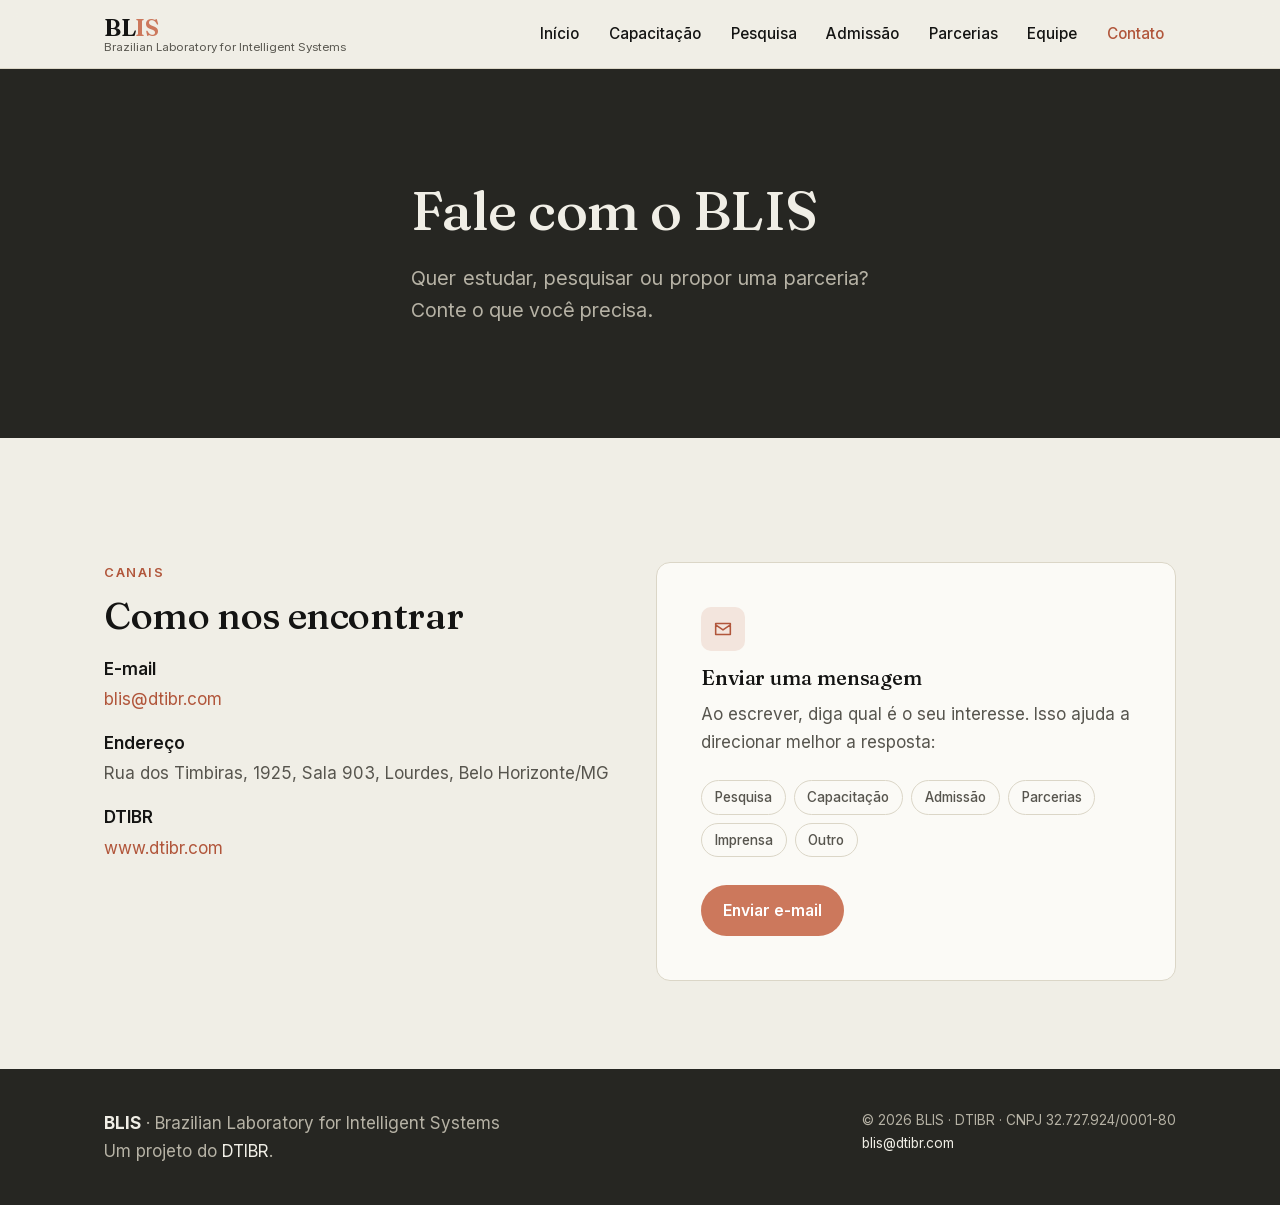
<file: contato/index.html>
<!DOCTYPE html><!--InP3K_XvSzGVeUH6N9G5v--><html lang="pt-BR" class="__variable_d8ebd1 __variable_dfbb42"><head><meta charSet="utf-8"/><meta name="viewport" content="width=device-width, initial-scale=1"/><link rel="preload" href="/_next/static/media/af4bf8399d1aacdf-s.p.woff2" as="font" crossorigin="" type="font/woff2"/><link rel="preload" href="/_next/static/media/e4af272ccee01ff0-s.p.woff2" as="font" crossorigin="" type="font/woff2"/><link rel="stylesheet" href="/_next/static/css/ea8e1727cd3ea5cb.css" data-precedence="next"/><link rel="preload" as="script" fetchPriority="low" href="/_next/static/chunks/webpack-a8f1c39429e2d2f2.js"/><script src="/_next/static/chunks/4bd1b696-c023c6e3521b1417.js" async=""></script><script src="/_next/static/chunks/493-e9bfdf98757276c8.js" async=""></script><script src="/_next/static/chunks/main-app-e6e5c3b4a1be13d9.js" async=""></script><script src="/_next/static/chunks/619-ba102abea3e3d0e4.js" async=""></script><script src="/_next/static/chunks/app/layout-e0d198ee7846eac4.js" async=""></script><script src="/_next/static/chunks/app/page-d41753941651f31f.js" async=""></script><meta name="next-size-adjust" content=""/><title>Contato · BLIS</title><meta name="description" content="Fale com o BLIS sobre pesquisa, capacitação, admissão, parcerias ou imprensa."/><meta name="keywords" content="laboratório de inteligência artificial,IA e Direito,IA e Cibersegurança,governança de IA,benchmarks jurídicos,dados sintéticos em cibersegurança,capacitação em IA,IA e economia,parcerias e serviços em IA"/><meta name="robots" content="index, follow"/><meta name="googlebot" content="index, follow"/><meta property="og:title" content="BLIS · Brazilian Laboratory for Intelligent Systems"/><meta property="og:description" content="Laboratório de pesquisa, formação e desenvolvimento em Inteligência Artificial e Ciência de Dados, com foco em Engenharia de IA e de Dados aplicada a Cibersegurança, Direito e Economia."/><meta property="og:url" content="https://blis.org.br/"/><meta property="og:site_name" content="BLIS"/><meta property="og:locale" content="pt_BR"/><meta property="og:type" content="website"/><meta name="twitter:card" content="summary_large_image"/><meta name="twitter:title" content="BLIS · Brazilian Laboratory for Intelligent Systems"/><meta name="twitter:description" content="Laboratório de pesquisa, formação e desenvolvimento em Inteligência Artificial e Ciência de Dados, com foco em Engenharia de IA e de Dados aplicada a Cibersegurança, Direito e Economia."/><script src="/_next/static/chunks/polyfills-42372ed130431b0a.js" noModule=""></script></head><body><div hidden=""><!--$--><!--/$--></div><a class="skip-link" href="#main">Pular para o conteúdo</a><header class="site-header"><div class="container site-header__inner"><a class="brand" aria-label="BLIS, início" href="/"><span class="brand__mark">BL<span>IS</span></span><span class="brand__full">Brazilian Laboratory for Intelligent Systems</span></a><button class="nav-toggle" aria-expanded="false" aria-controls="nav-menu">Menu</button><nav id="nav-menu" class="nav" data-open="false" aria-label="Navegação principal"><a class="nav__link" href="/">Início</a><a class="nav__link" href="/capacitacao/">Capacitação</a><a class="nav__link" href="/pesquisa/">Pesquisa</a><a class="nav__link" href="/admissao/">Admissão</a><a class="nav__link" href="/parcerias/">Parcerias</a><a class="nav__link" href="/equipe/">Equipe</a><a class="nav__link" aria-current="page" href="/contato/">Contato</a></nav></div></header><main id="main"><section class="section--dark hero"><div class="container hero__inner"><h1>Fale com o BLIS</h1><p class="hero__sub">Quer estudar, pesquisar ou propor uma parceria? Conte o que você precisa.</p></div></section><section class="section"><div class="container"><div class="contact-grid"><div><p class="section__eyebrow">Canais</p><h2>Como nos encontrar</h2><dl class="contact-info"><dt>E-mail</dt><dd><a href="mailto:blis@dtibr.com">blis@dtibr.com</a></dd><dt>Endereço</dt><dd>Rua dos Timbiras, 1925, Sala 903, Lourdes, Belo Horizonte/MG</dd><dt>DTIBR</dt><dd><a href="https://www.dtibr.com/" target="_blank" rel="noopener noreferrer">www.dtibr.com</a></dd></dl></div><div class="callout callout--left"><div class="card__icon"><svg viewBox="0 0 24 24" fill="none" stroke="currentColor" stroke-width="1.7" stroke-linecap="round" stroke-linejoin="round" aria-hidden="true" focusable="false"><path d="M4 6h16v12H4zM4 7.5l8 5.5 8-5.5"></path></svg></div><h3>Enviar uma mensagem</h3><p>Ao escrever, diga qual é o seu interesse. Isso ajuda a direcionar melhor a resposta:</p><div class="tags"><span class="tag">Pesquisa</span><span class="tag">Capacitação</span><span class="tag">Admissão</span><span class="tag">Parcerias</span><span class="tag">Imprensa</span><span class="tag">Outro</span></div><div class="btn-row"><a class="btn btn--primary" href="mailto:blis@dtibr.com?subject=Contato%20via%20site%20do%20BLIS">Enviar e-mail</a></div></div></div></div></section><!--$--><!--/$--></main><footer class="site-footer"><div class="container site-footer__inner"><div><strong>BLIS</strong> · <!-- -->Brazilian Laboratory for Intelligent Systems<br/>Um projeto do<!-- --> <a href="https://www.dtibr.com/" target="_blank" rel="noopener noreferrer">DTIBR</a>.</div><div class="site-footer__meta">© <!-- -->2026<!-- --> <!-- -->BLIS<!-- --> · DTIBR · CNPJ <!-- -->32.727.924/0001-80<br/><a href="mailto:blis@dtibr.com">blis@dtibr.com</a></div></div></footer><script src="/_next/static/chunks/webpack-a8f1c39429e2d2f2.js" id="_R_" async=""></script><script>(self.__next_f=self.__next_f||[]).push([0])</script><script>self.__next_f.push([1,"1:\"$Sreact.fragment\"\n2:I[4537,[\"619\",\"static/chunks/619-ba102abea3e3d0e4.js\",\"177\",\"static/chunks/app/layout-e0d198ee7846eac4.js\"],\"Header\"]\n3:I[9766,[],\"\"]\n4:I[8924,[],\"\"]\n5:I[2619,[\"619\",\"static/chunks/619-ba102abea3e3d0e4.js\",\"974\",\"static/chunks/app/page-d41753941651f31f.js\"],\"\"]\n6:I[4431,[],\"OutletBoundary\"]\n8:I[5278,[],\"AsyncMetadataOutlet\"]\na:I[4431,[],\"ViewportBoundary\"]\nd:I[7150,[],\"\"]\n:HL[\"/_next/static/media/af4bf8399d1aacdf-s.p.woff2\",\"font\",{\"crossOrigin\":\"\",\"type\":\"font/woff2\"}]\n:HL[\"/_next/static/media/e4af272ccee01ff0-s.p.woff2\",\"font\",{\"crossOrigin\":\"\",\"type\":\"font/woff2\"}]\n:HL[\"/_next/static/css/ea8e1727cd3ea5cb.css\",\"style\"]\n"])</script><script>self.__next_f.push([1,"0:{\"P\":null,\"b\":\"InP3K_XvSzGVeUH6N9G5v\",\"p\":\"\",\"c\":[\"\",\"contato\",\"\"],\"i\":false,\"f\":[[[\"\",{\"children\":[\"contato\",{\"children\":[\"__PAGE__\",{}]}]},\"$undefined\",\"$undefined\",true],[\"\",[\"$\",\"$1\",\"c\",{\"children\":[[[\"$\",\"link\",\"0\",{\"rel\":\"stylesheet\",\"href\":\"/_next/static/css/ea8e1727cd3ea5cb.css\",\"precedence\":\"next\",\"crossOrigin\":\"$undefined\",\"nonce\":\"$undefined\"}]],[\"$\",\"html\",null,{\"lang\":\"pt-BR\",\"className\":\"__variable_d8ebd1 __variable_dfbb42\",\"children\":[\"$\",\"body\",null,{\"children\":[[\"$\",\"a\",null,{\"className\":\"skip-link\",\"href\":\"#main\",\"children\":\"Pular para o conteúdo\"}],[\"$\",\"$L2\",null,{}],[\"$\",\"main\",null,{\"id\":\"main\",\"children\":[\"$\",\"$L3\",null,{\"parallelRouterKey\":\"children\",\"error\":\"$undefined\",\"errorStyles\":\"$undefined\",\"errorScripts\":\"$undefined\",\"template\":[\"$\",\"$L4\",null,{}],\"templateStyles\":\"$undefined\",\"templateScripts\":\"$undefined\",\"notFound\":[[\"$\",\"section\",null,{\"className\":\"section\",\"children\":[\"$\",\"div\",null,{\"className\":\"container notfound\",\"children\":[[\"$\",\"p\",null,{\"className\":\"notfound__code\",\"children\":\"404\"}],[\"$\",\"h1\",null,{\"children\":\"Página não encontrada\"}],[\"$\",\"p\",null,{\"className\":\"section__intro\",\"style\":{\"marginInline\":\"auto\"},\"children\":\"O endereço que você tentou acessar não existe ou foi movido.\"}],[\"$\",\"div\",null,{\"className\":\"btn-row btn-row--center\",\"children\":[\"$\",\"$L5\",null,{\"className\":\"btn btn--primary\",\"href\":\"/\",\"children\":\"Voltar ao início\"}]}]]}]}],[]],\"forbidden\":\"$undefined\",\"unauthorized\":\"$undefined\"}]}],[\"$\",\"footer\",null,{\"className\":\"site-footer\",\"children\":[\"$\",\"div\",null,{\"className\":\"container site-footer__inner\",\"children\":[[\"$\",\"div\",null,{\"children\":[[\"$\",\"strong\",null,{\"children\":\"BLIS\"}],\" · \",\"Brazilian Laboratory for Intelligent Systems\",[\"$\",\"br\",null,{}],\"Um projeto do\",\" \",[\"$\",\"a\",null,{\"href\":\"https://www.dtibr.com/\",\"target\":\"_blank\",\"rel\":\"noopener noreferrer\",\"children\":\"DTIBR\"}],\".\"]}],[\"$\",\"div\",null,{\"className\":\"site-footer__meta\",\"children\":[\"© \",2026,\" \",\"BLIS\",\" · DTIBR · CNPJ \",\"32.727.924/0001-80\",[\"$\",\"br\",null,{}],[\"$\",\"a\",null,{\"href\":\"mailto:blis@dtibr.com\",\"children\":\"blis@dtibr.com\"}]]}]]}]}]]}]}]]}],{\"children\":[\"contato\",[\"$\",\"$1\",\"c\",{\"children\":[null,[\"$\",\"$L3\",null,{\"parallelRouterKey\":\"children\",\"error\":\"$undefined\",\"errorStyles\":\"$undefined\",\"errorScripts\":\"$undefined\",\"template\":[\"$\",\"$L4\",null,{}],\"templateStyles\":\"$undefined\",\"templateScripts\":\"$undefined\",\"notFound\":\"$undefined\",\"forbidden\":\"$undefined\",\"unauthorized\":\"$undefined\"}]]}],{\"children\":[\"__PAGE__\",[\"$\",\"$1\",\"c\",{\"children\":[[[\"$\",\"section\",null,{\"className\":\"section--dark hero\",\"children\":[\"$\",\"div\",null,{\"className\":\"container hero__inner\",\"children\":[[\"$\",\"h1\",null,{\"children\":\"Fale com o BLIS\"}],[\"$\",\"p\",null,{\"className\":\"hero__sub\",\"children\":\"Quer estudar, pesquisar ou propor uma parceria? Conte o que você precisa.\"}]]}]}],[\"$\",\"section\",null,{\"className\":\"section\",\"children\":[\"$\",\"div\",null,{\"className\":\"container\",\"children\":[\"$\",\"div\",null,{\"className\":\"contact-grid\",\"children\":[[\"$\",\"div\",null,{\"children\":[[\"$\",\"p\",null,{\"className\":\"section__eyebrow\",\"children\":\"Canais\"}],[\"$\",\"h2\",null,{\"children\":\"Como nos encontrar\"}],[\"$\",\"dl\",null,{\"className\":\"contact-info\",\"children\":[[\"$\",\"dt\",null,{\"children\":\"E-mail\"}],[\"$\",\"dd\",null,{\"children\":[\"$\",\"a\",null,{\"href\":\"mailto:blis@dtibr.com\",\"children\":\"blis@dtibr.com\"}]}],[\"$\",\"dt\",null,{\"children\":\"Endereço\"}],[\"$\",\"dd\",null,{\"children\":\"Rua dos Timbiras, 1925, Sala 903, Lourdes, Belo Horizonte/MG\"}],[\"$\",\"dt\",null,{\"children\":\"DTIBR\"}],[\"$\",\"dd\",null,{\"children\":[\"$\",\"a\",null,{\"href\":\"https://www.dtibr.com/\",\"target\":\"_blank\",\"rel\":\"noopener noreferrer\",\"children\":\"www.dtibr.com\"}]}]]}]]}],[\"$\",\"div\",null,{\"className\":\"callout callout--left\",\"children\":[[\"$\",\"div\",null,{\"className\":\"card__icon\",\"children\":[\"$\",\"svg\",null,{\"className\":\"$undefined\",\"viewBox\":\"0 0 24 24\",\"fill\":\"none\",\"stroke\":\"currentColor\",\"strokeWidth\":1.7,\"strokeLinecap\":\"round\",\"strokeLinejoin\":\"round\",\"aria-hidden\":\"true\",\"focusable\":\"false\",\"children\":[\"$\",\"path\",null,{\"d\":\"M4 6h16v12H4zM4 7.5l8 5.5 8-5.5\"}]}]}],[\"$\",\"h3\",null,{\"children\":\"Enviar uma mensagem\"}],[\"$\",\"p\",null,{\"children\":\"Ao escrever, diga qual é o seu interesse. Isso ajuda a direcionar melhor a resposta:\"}],[\"$\",\"div\",null,{\"className\":\"tags\",\"children\":[[\"$\",\"span\",\"Pesquisa\",{\"className\":\"tag\",\"children\":\"Pesquisa\"}],[\"$\",\"span\",\"Capacitação\",{\"className\":\"tag\",\"children\":\"Capacitação\"}],[\"$\",\"span\",\"Admissão\",{\"className\":\"tag\",\"children\":\"Admissão\"}],[\"$\",\"span\",\"Parcerias\",{\"className\":\"tag\",\"children\":\"Parcerias\"}],[\"$\",\"span\",\"Imprensa\",{\"className\":\"tag\",\"children\":\"Imprensa\"}],[\"$\",\"span\",\"Outro\",{\"className\":\"tag\",\"children\":\"Outro\"}]]}],[\"$\",\"div\",null,{\"className\":\"btn-row\",\"children\":[\"$\",\"a\",null,{\"className\":\"btn btn--primary\",\"href\":\"mailto:blis@dtibr.com?subject=Contato%20via%20site%20do%20BLIS\",\"children\":\"Enviar e-mail\"}]}]]}]]}]}]}]],null,[\"$\",\"$L6\",null,{\"children\":[\"$L7\",[\"$\",\"$L8\",null,{\"promise\":\"$@9\"}]]}]]}],{},null,false]},null,false]},null,false],[\"$\",\"$1\",\"h\",{\"children\":[null,[[\"$\",\"$La\",null,{\"children\":\"$Lb\"}],[\"$\",\"meta\",null,{\"name\":\"next-size-adjust\",\"content\":\"\"}]],\"$Lc\"]}],false]],\"m\":\"$undefined\",\"G\":[\"$d\",[]],\"s\":false,\"S\":true}\n"])</script><script>self.__next_f.push([1,"e:I[4431,[],\"MetadataBoundary\"]\nf:\"$Sreact.suspense\"\nc:[\"$\",\"$Le\",null,{\"children\":[\"$\",\"div\",null,{\"hidden\":true,\"children\":[\"$\",\"$f\",null,{\"fallback\":null,\"children\":\"$L10\"}]}]}]\n"])</script><script>self.__next_f.push([1,"b:[[\"$\",\"meta\",\"0\",{\"charSet\":\"utf-8\"}],[\"$\",\"meta\",\"1\",{\"name\":\"viewport\",\"content\":\"width=device-width, initial-scale=1\"}]]\n7:null\n"])</script><script>self.__next_f.push([1,"9:{\"metadata\":[[\"$\",\"title\",\"0\",{\"children\":\"Contato · BLIS\"}],[\"$\",\"meta\",\"1\",{\"name\":\"description\",\"content\":\"Fale com o BLIS sobre pesquisa, capacitação, admissão, parcerias ou imprensa.\"}],[\"$\",\"meta\",\"2\",{\"name\":\"keywords\",\"content\":\"laboratório de inteligência artificial,IA e Direito,IA e Cibersegurança,governança de IA,benchmarks jurídicos,dados sintéticos em cibersegurança,capacitação em IA,IA e economia,parcerias e serviços em IA\"}],[\"$\",\"meta\",\"3\",{\"name\":\"robots\",\"content\":\"index, follow\"}],[\"$\",\"meta\",\"4\",{\"name\":\"googlebot\",\"content\":\"index, follow\"}],[\"$\",\"meta\",\"5\",{\"property\":\"og:title\",\"content\":\"BLIS · Brazilian Laboratory for Intelligent Systems\"}],[\"$\",\"meta\",\"6\",{\"property\":\"og:description\",\"content\":\"Laboratório de pesquisa, formação e desenvolvimento em Inteligência Artificial e Ciência de Dados, com foco em Engenharia de IA e de Dados aplicada a Cibersegurança, Direito e Economia.\"}],[\"$\",\"meta\",\"7\",{\"property\":\"og:url\",\"content\":\"https://blis.org.br/\"}],[\"$\",\"meta\",\"8\",{\"property\":\"og:site_name\",\"content\":\"BLIS\"}],[\"$\",\"meta\",\"9\",{\"property\":\"og:locale\",\"content\":\"pt_BR\"}],[\"$\",\"meta\",\"10\",{\"property\":\"og:type\",\"content\":\"website\"}],[\"$\",\"meta\",\"11\",{\"name\":\"twitter:card\",\"content\":\"summary_large_image\"}],[\"$\",\"meta\",\"12\",{\"name\":\"twitter:title\",\"content\":\"BLIS · Brazilian Laboratory for Intelligent Systems\"}],[\"$\",\"meta\",\"13\",{\"name\":\"twitter:description\",\"content\":\"Laboratório de pesquisa, formação e desenvolvimento em Inteligência Artificial e Ciência de Dados, com foco em Engenharia de IA e de Dados aplicada a Cibersegurança, Direito e Economia.\"}]],\"error\":null,\"digest\":\"$undefined\"}\n"])</script><script>self.__next_f.push([1,"10:\"$9:metadata\"\n"])</script></body></html>
</file>
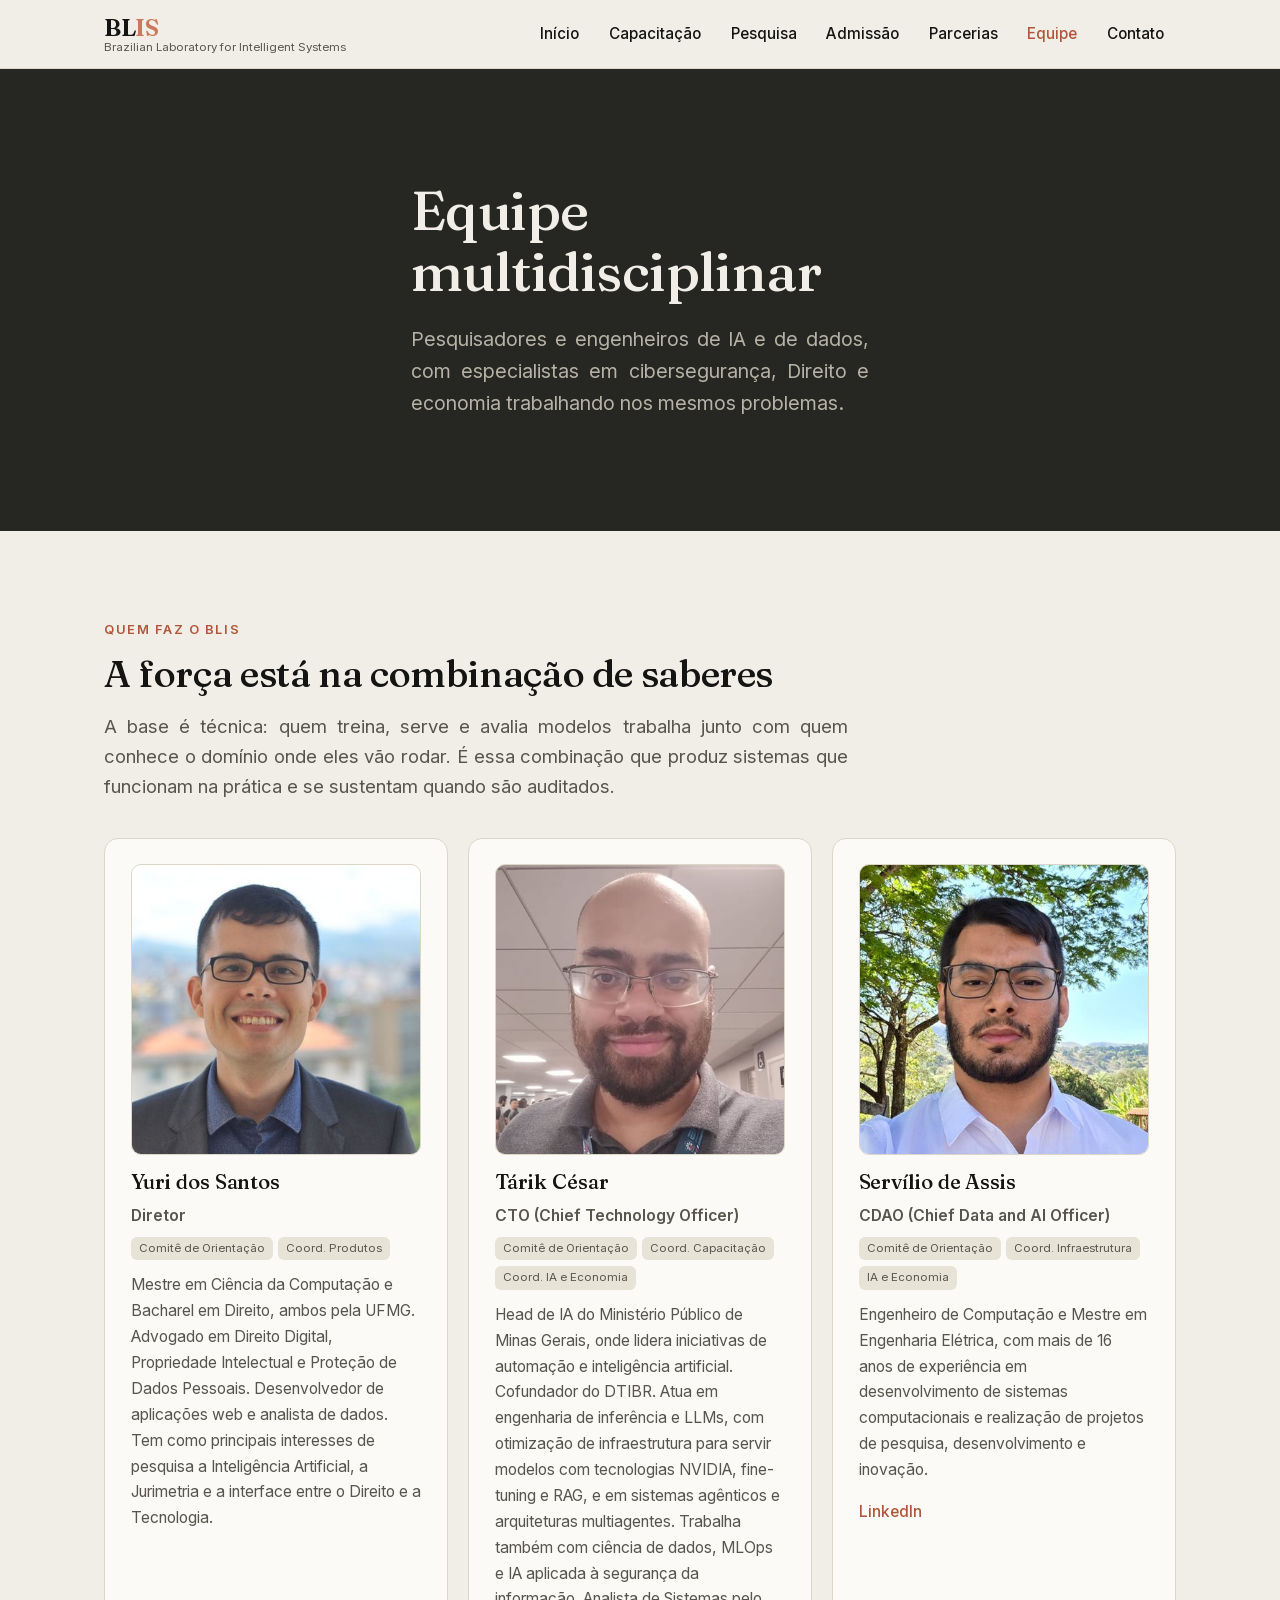
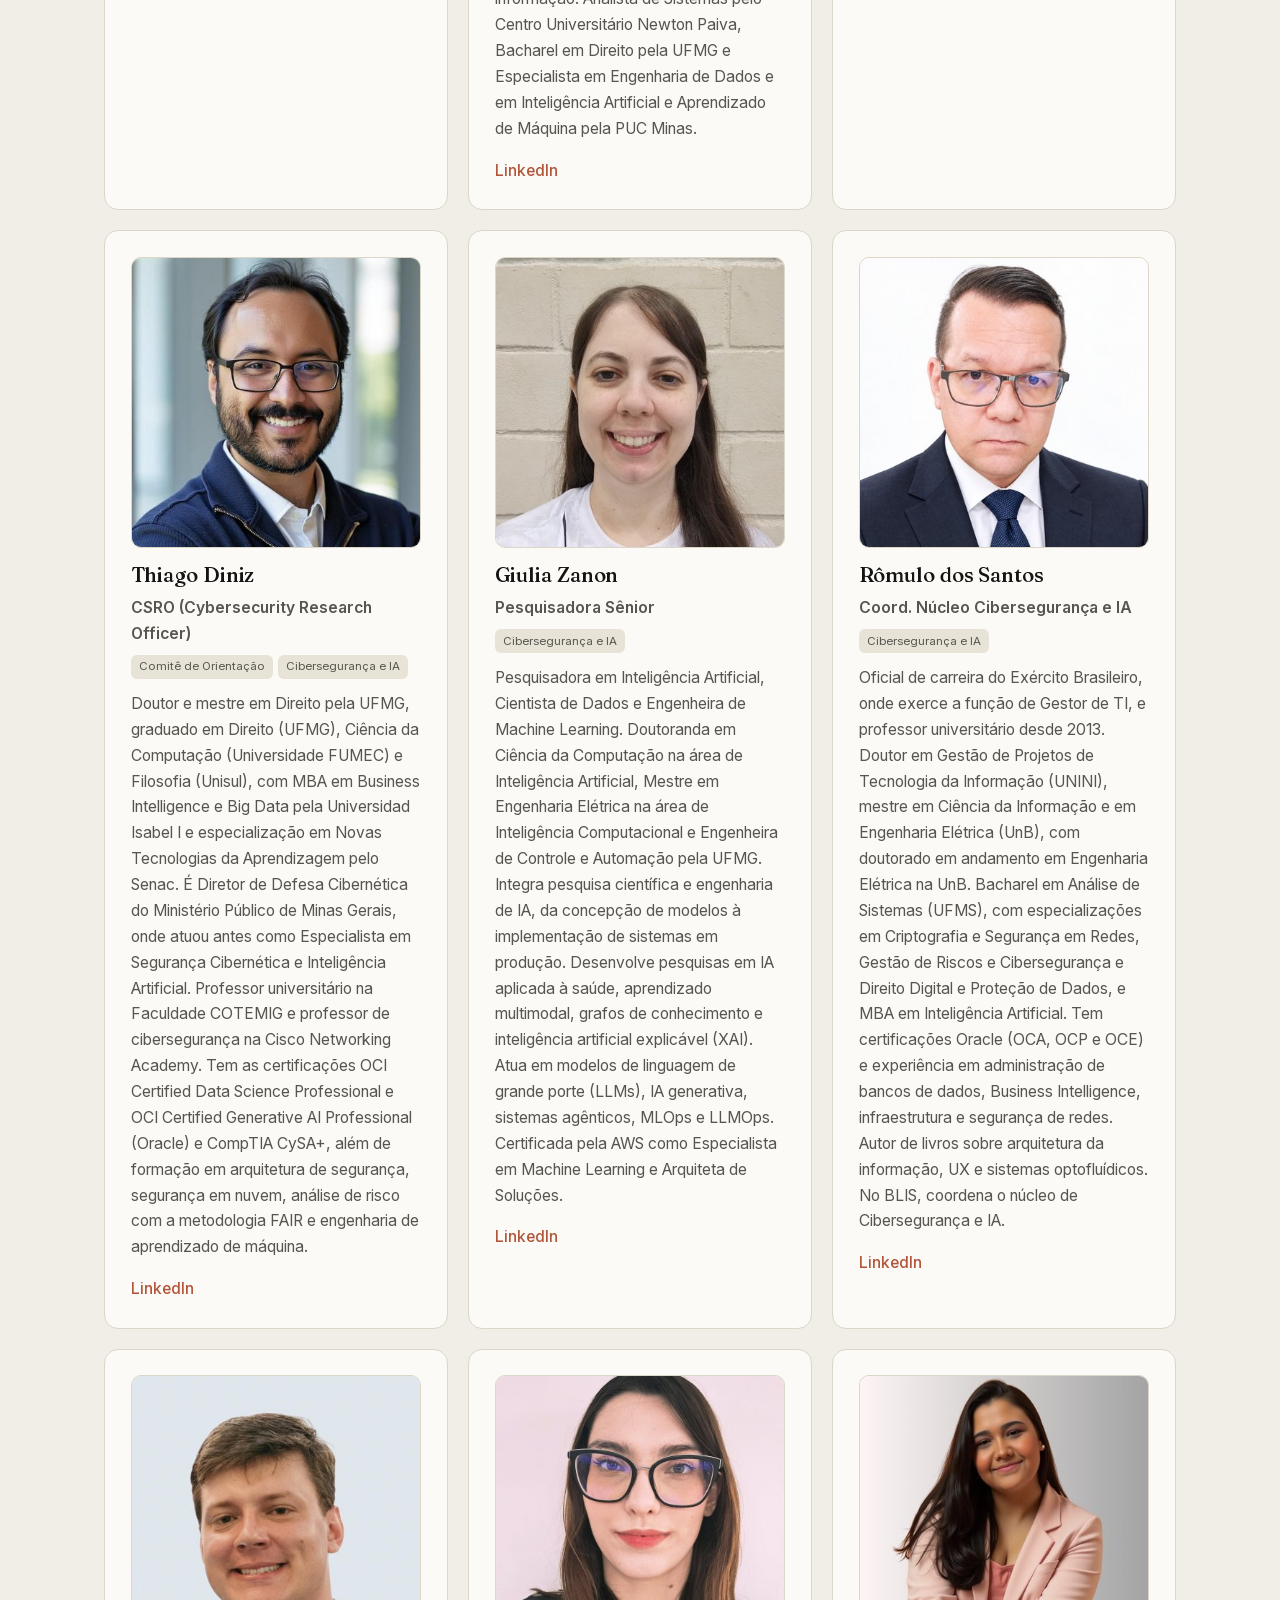
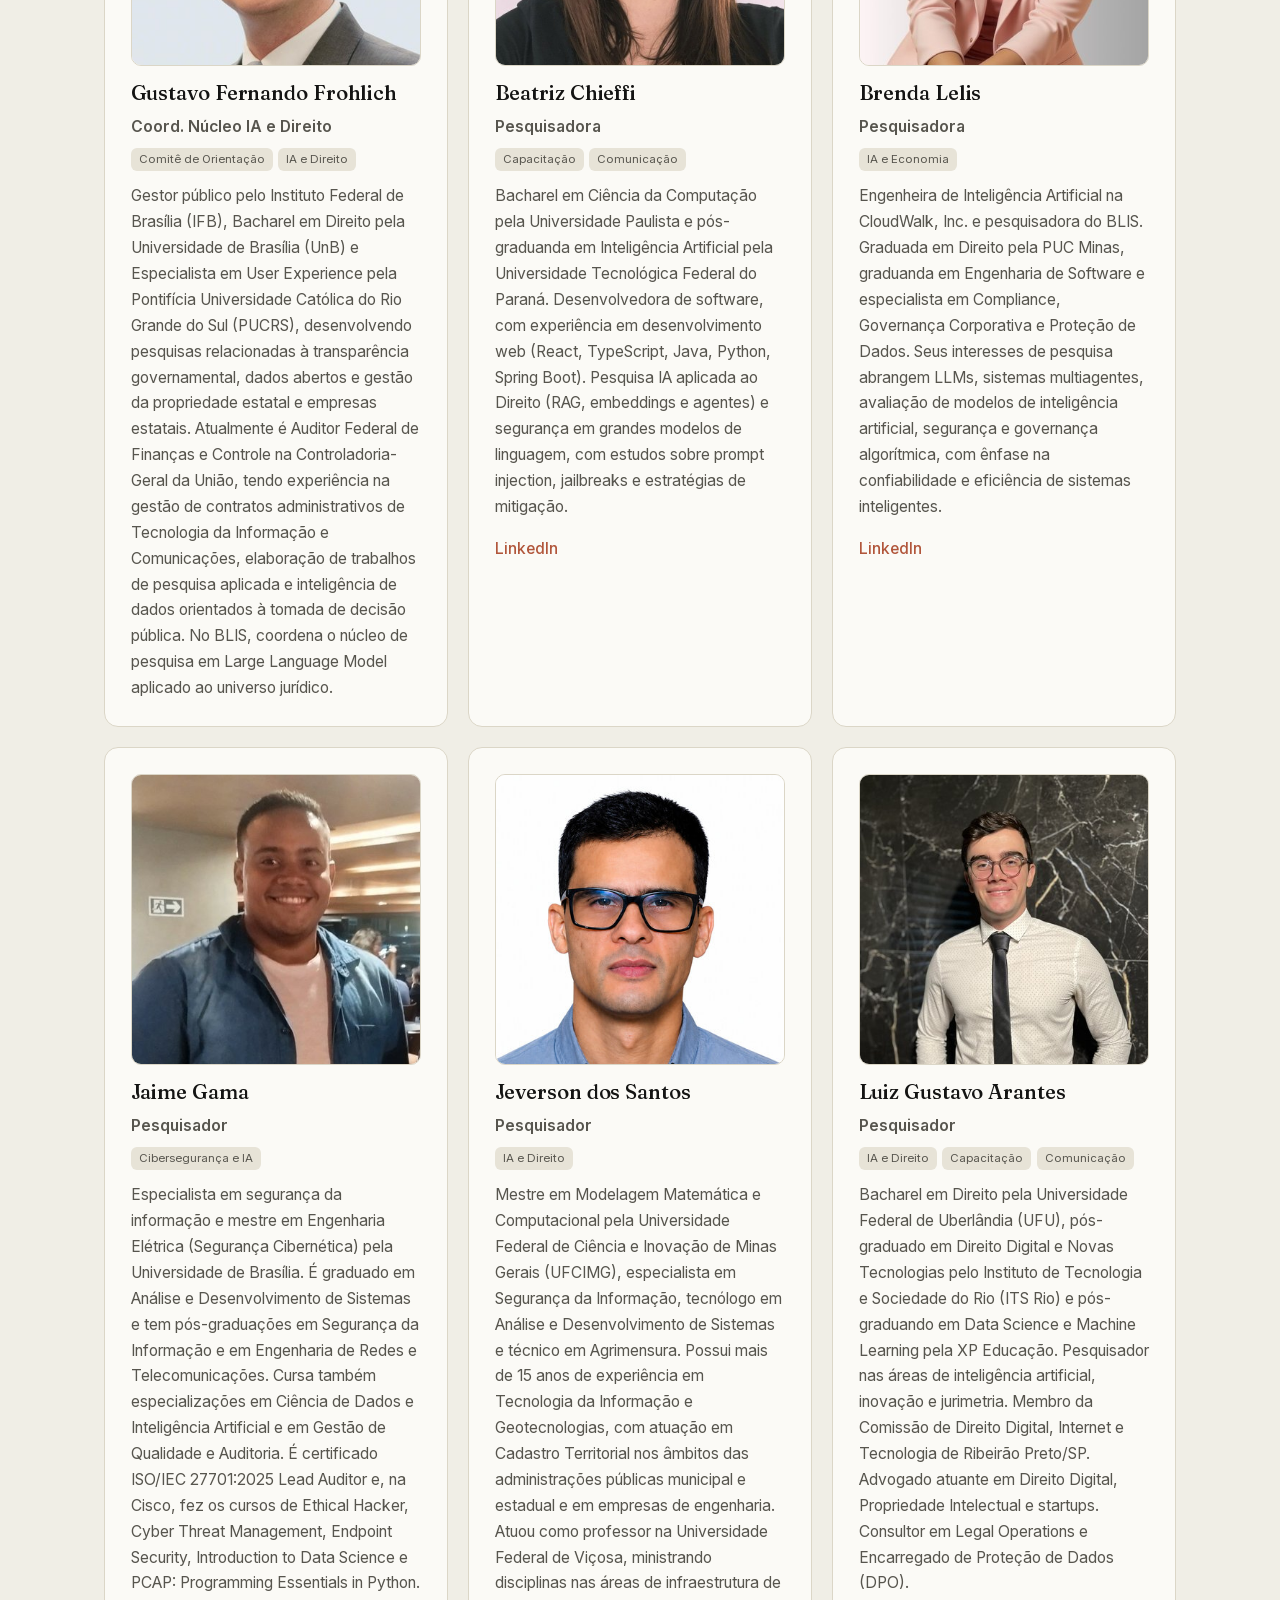
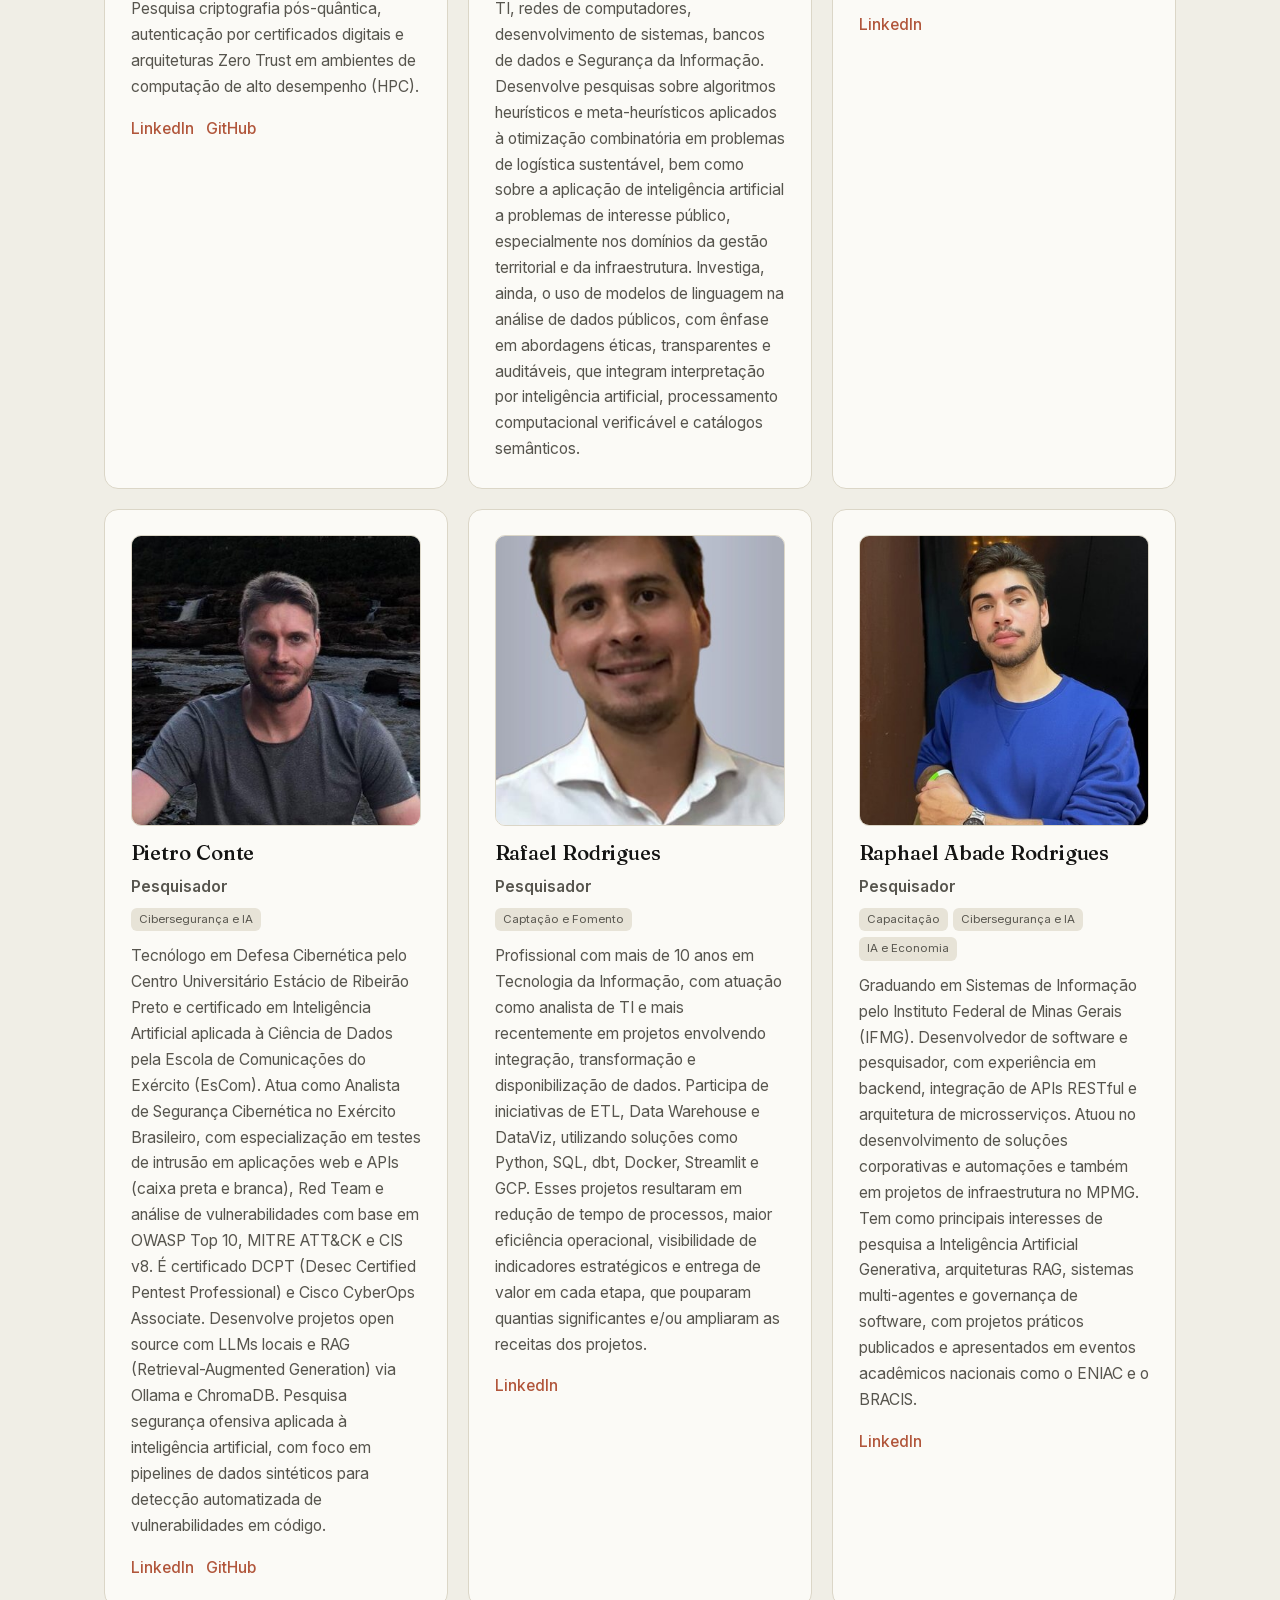
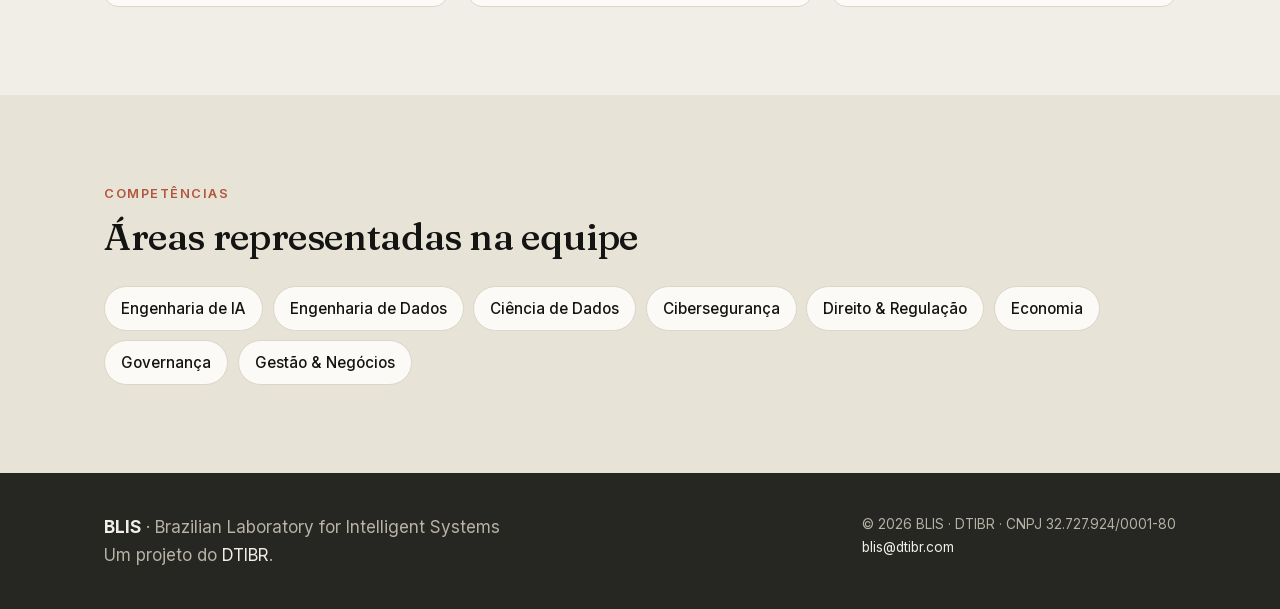
<file: equipe/index.html>
<!DOCTYPE html><!--InP3K_XvSzGVeUH6N9G5v--><html lang="pt-BR" class="__variable_d8ebd1 __variable_dfbb42"><head><meta charSet="utf-8"/><meta name="viewport" content="width=device-width, initial-scale=1"/><link rel="preload" href="/_next/static/media/af4bf8399d1aacdf-s.p.woff2" as="font" crossorigin="" type="font/woff2"/><link rel="preload" href="/_next/static/media/e4af272ccee01ff0-s.p.woff2" as="font" crossorigin="" type="font/woff2"/><link rel="preload" as="image" href="/equipe/yuri-dos-santos.jpg"/><link rel="preload" as="image" href="/equipe/tarik-cesar.jpg"/><link rel="preload" as="image" href="/equipe/servilio-de-assis.jpg"/><link rel="preload" as="image" href="/equipe/thiago-diniz.jpg"/><link rel="preload" as="image" href="/equipe/giulia-castro.jpg"/><link rel="preload" as="image" href="/equipe/romulo-dos-santos.jpg"/><link rel="preload" as="image" href="/equipe/gustavo-frohlich.jpg"/><link rel="preload" as="image" href="/equipe/beatriz-chieffi.jpg"/><link rel="preload" as="image" href="/equipe/brenda-lelis.jpg"/><link rel="preload" as="image" href="/equipe/jaime-gama.jpg"/><link rel="stylesheet" href="/_next/static/css/ea8e1727cd3ea5cb.css" data-precedence="next"/><link rel="preload" as="script" fetchPriority="low" href="/_next/static/chunks/webpack-a8f1c39429e2d2f2.js"/><script src="/_next/static/chunks/4bd1b696-c023c6e3521b1417.js" async=""></script><script src="/_next/static/chunks/493-e9bfdf98757276c8.js" async=""></script><script src="/_next/static/chunks/main-app-e6e5c3b4a1be13d9.js" async=""></script><script src="/_next/static/chunks/619-ba102abea3e3d0e4.js" async=""></script><script src="/_next/static/chunks/app/layout-e0d198ee7846eac4.js" async=""></script><script src="/_next/static/chunks/app/page-d41753941651f31f.js" async=""></script><link rel="preload" as="image" href="/equipe/jeverson-dos-santos.jpg"/><link rel="preload" as="image" href="/equipe/luiz-gustavo.jpg"/><link rel="preload" as="image" href="/equipe/pietro-conte.jpg"/><link rel="preload" as="image" href="/equipe/rafael-rodrigues.jpg"/><link rel="preload" as="image" href="/equipe/raphael-abade.jpg"/><meta name="next-size-adjust" content=""/><title>Equipe · BLIS</title><meta name="description" content="Pesquisadores e engenheiros de IA e de dados, com especialistas em cibersegurança, Direito e economia: comitê, diretorias, coordenações de núcleo e integrantes do BLIS."/><meta name="keywords" content="laboratório de inteligência artificial,IA e Direito,IA e Cibersegurança,governança de IA,benchmarks jurídicos,dados sintéticos em cibersegurança,capacitação em IA,IA e economia,parcerias e serviços em IA"/><meta name="robots" content="index, follow"/><meta name="googlebot" content="index, follow"/><meta property="og:title" content="BLIS · Brazilian Laboratory for Intelligent Systems"/><meta property="og:description" content="Laboratório de pesquisa, formação e desenvolvimento em Inteligência Artificial e Ciência de Dados, com foco em Engenharia de IA e de Dados aplicada a Cibersegurança, Direito e Economia."/><meta property="og:url" content="https://blis.org.br/"/><meta property="og:site_name" content="BLIS"/><meta property="og:locale" content="pt_BR"/><meta property="og:type" content="website"/><meta name="twitter:card" content="summary_large_image"/><meta name="twitter:title" content="BLIS · Brazilian Laboratory for Intelligent Systems"/><meta name="twitter:description" content="Laboratório de pesquisa, formação e desenvolvimento em Inteligência Artificial e Ciência de Dados, com foco em Engenharia de IA e de Dados aplicada a Cibersegurança, Direito e Economia."/><script src="/_next/static/chunks/polyfills-42372ed130431b0a.js" noModule=""></script></head><body><div hidden=""><!--$--><!--/$--></div><a class="skip-link" href="#main">Pular para o conteúdo</a><header class="site-header"><div class="container site-header__inner"><a class="brand" aria-label="BLIS, início" href="/"><span class="brand__mark">BL<span>IS</span></span><span class="brand__full">Brazilian Laboratory for Intelligent Systems</span></a><button class="nav-toggle" aria-expanded="false" aria-controls="nav-menu">Menu</button><nav id="nav-menu" class="nav" data-open="false" aria-label="Navegação principal"><a class="nav__link" href="/">Início</a><a class="nav__link" href="/capacitacao/">Capacitação</a><a class="nav__link" href="/pesquisa/">Pesquisa</a><a class="nav__link" href="/admissao/">Admissão</a><a class="nav__link" href="/parcerias/">Parcerias</a><a class="nav__link" aria-current="page" href="/equipe/">Equipe</a><a class="nav__link" href="/contato/">Contato</a></nav></div></header><main id="main"><section class="section--dark hero"><div class="container hero__inner"><h1>Equipe multidisciplinar</h1><p class="hero__sub">Pesquisadores e engenheiros de IA e de dados, com especialistas em cibersegurança, Direito e economia trabalhando nos mesmos problemas.</p></div></section><section class="section"><div class="container"><p class="section__eyebrow">Quem faz o BLIS</p><h2>A força está na combinação de saberes</h2><p class="section__intro">A base é técnica: quem treina, serve e avalia modelos trabalha junto com quem conhece o domínio onde eles vão rodar. É essa combinação que produz sistemas que funcionam na prática e se sustentam quando são auditados.</p><div class="grid grid--3"><article class="card person"><div class="person__photo"><img src="/equipe/yuri-dos-santos.jpg" alt="Foto de Yuri dos Santos"/></div><h3 class="person__name">Yuri dos Santos</h3><p class="person__role">Diretor</p><div class="person__nuclei"><span class="person__nucleus">Comitê de Orientação</span><span class="person__nucleus">Coord. Produtos</span></div><p class="person__bio">Mestre em Ciência da Computação e Bacharel em Direito, ambos pela UFMG. Advogado em Direito Digital, Propriedade Intelectual e Proteção de Dados Pessoais. Desenvolvedor de aplicações web e analista de dados. Tem como principais interesses de pesquisa a Inteligência Artificial, a Jurimetria e a interface entre o Direito e a Tecnologia.</p></article><article class="card person"><div class="person__photo"><img src="/equipe/tarik-cesar.jpg" alt="Foto de Tárik César"/></div><h3 class="person__name">Tárik César</h3><p class="person__role">CTO (Chief Technology Officer)</p><div class="person__nuclei"><span class="person__nucleus">Comitê de Orientação</span><span class="person__nucleus">Coord. Capacitação</span><span class="person__nucleus">Coord. IA e Economia</span></div><p class="person__bio">Head de IA do Ministério Público de Minas Gerais, onde lidera iniciativas de automação e inteligência artificial. Cofundador do DTIBR. Atua em engenharia de inferência e LLMs, com otimização de infraestrutura para servir modelos com tecnologias NVIDIA, fine-tuning e RAG, e em sistemas agênticos e arquiteturas multiagentes. Trabalha também com ciência de dados, MLOps e IA aplicada à segurança da informação. Analista de Sistemas pelo Centro Universitário Newton Paiva, Bacharel em Direito pela UFMG e Especialista em Engenharia de Dados e em Inteligência Artificial e Aprendizado de Máquina pela PUC Minas.</p><p class="person__links"><a href="https://www.linkedin.com/in/tarik-cesar/" target="_blank" rel="noopener noreferrer">LinkedIn</a></p></article><article class="card person"><div class="person__photo"><img src="/equipe/servilio-de-assis.jpg" alt="Foto de Servílio de Assis"/></div><h3 class="person__name">Servílio de Assis</h3><p class="person__role">CDAO (Chief Data and AI Officer)</p><div class="person__nuclei"><span class="person__nucleus">Comitê de Orientação</span><span class="person__nucleus">Coord. Infraestrutura</span><span class="person__nucleus">IA e Economia</span></div><p class="person__bio">Engenheiro de Computação e Mestre em Engenharia Elétrica, com mais de 16 anos de experiência em desenvolvimento de sistemas computacionais e realização de projetos de pesquisa, desenvolvimento e inovação.</p><p class="person__links"><a href="https://www.linkedin.com/in/servilioassis/" target="_blank" rel="noopener noreferrer">LinkedIn</a></p></article><article class="card person"><div class="person__photo"><img src="/equipe/thiago-diniz.jpg" alt="Foto de Thiago Diniz"/></div><h3 class="person__name">Thiago Diniz</h3><p class="person__role">CSRO (Cybersecurity Research Officer)</p><div class="person__nuclei"><span class="person__nucleus">Comitê de Orientação</span><span class="person__nucleus">Cibersegurança e IA</span></div><p class="person__bio">Doutor e mestre em Direito pela UFMG, graduado em Direito (UFMG), Ciência da Computação (Universidade FUMEC) e Filosofia (Unisul), com MBA em Business Intelligence e Big Data pela Universidad Isabel I e especialização em Novas Tecnologias da Aprendizagem pelo Senac. É Diretor de Defesa Cibernética do Ministério Público de Minas Gerais, onde atuou antes como Especialista em Segurança Cibernética e Inteligência Artificial. Professor universitário na Faculdade COTEMIG e professor de cibersegurança na Cisco Networking Academy. Tem as certificações OCI Certified Data Science Professional e OCI Certified Generative AI Professional (Oracle) e CompTIA CySA+, além de formação em arquitetura de segurança, segurança em nuvem, análise de risco com a metodologia FAIR e engenharia de aprendizado de máquina.</p><p class="person__links"><a href="https://www.linkedin.com/in/thiago-dias-diniz/" target="_blank" rel="noopener noreferrer">LinkedIn</a></p></article><article class="card person"><div class="person__photo"><img src="/equipe/giulia-castro.jpg" alt="Foto de Giulia Zanon"/></div><h3 class="person__name">Giulia Zanon</h3><p class="person__role">Pesquisadora Sênior</p><div class="person__nuclei"><span class="person__nucleus">Cibersegurança e IA</span></div><p class="person__bio">Pesquisadora em Inteligência Artificial, Cientista de Dados e Engenheira de Machine Learning. Doutoranda em Ciência da Computação na área de Inteligência Artificial, Mestre em Engenharia Elétrica na área de Inteligência Computacional e Engenheira de Controle e Automação pela UFMG. Integra pesquisa científica e engenharia de IA, da concepção de modelos à implementação de sistemas em produção. Desenvolve pesquisas em IA aplicada à saúde, aprendizado multimodal, grafos de conhecimento e inteligência artificial explicável (XAI). Atua em modelos de linguagem de grande porte (LLMs), IA generativa, sistemas agênticos, MLOps e LLMOps. Certificada pela AWS como Especialista em Machine Learning e Arquiteta de Soluções.</p><p class="person__links"><a href="https://www.linkedin.com/in/giuliazc/" target="_blank" rel="noopener noreferrer">LinkedIn</a></p></article><article class="card person"><div class="person__photo"><img src="/equipe/romulo-dos-santos.jpg" alt="Foto de Rômulo dos Santos"/></div><h3 class="person__name">Rômulo dos Santos</h3><p class="person__role">Coord. Núcleo Cibersegurança e IA</p><div class="person__nuclei"><span class="person__nucleus">Cibersegurança e IA</span></div><p class="person__bio">Oficial de carreira do Exército Brasileiro, onde exerce a função de Gestor de TI, e professor universitário desde 2013. Doutor em Gestão de Projetos de Tecnologia da Informação (UNINI), mestre em Ciência da Informação e em Engenharia Elétrica (UnB), com doutorado em andamento em Engenharia Elétrica na UnB. Bacharel em Análise de Sistemas (UFMS), com especializações em Criptografia e Segurança em Redes, Gestão de Riscos e Cibersegurança e Direito Digital e Proteção de Dados, e MBA em Inteligência Artificial. Tem certificações Oracle (OCA, OCP e OCE) e experiência em administração de bancos de dados, Business Intelligence, infraestrutura e segurança de redes. Autor de livros sobre arquitetura da informação, UX e sistemas optofluídicos. No BLIS, coordena o núcleo de Cibersegurança e IA.</p><p class="person__links"><a href="https://www.linkedin.com/in/profromulosantos/" target="_blank" rel="noopener noreferrer">LinkedIn</a></p></article><article class="card person"><div class="person__photo"><img src="/equipe/gustavo-frohlich.jpg" alt="Foto de Gustavo Fernando Frohlich"/></div><h3 class="person__name">Gustavo Fernando Frohlich</h3><p class="person__role">Coord. Núcleo IA e Direito</p><div class="person__nuclei"><span class="person__nucleus">Comitê de Orientação</span><span class="person__nucleus">IA e Direito</span></div><p class="person__bio">Gestor público pelo Instituto Federal de Brasília (IFB), Bacharel em Direito pela Universidade de Brasília (UnB) e Especialista em User Experience pela Pontifícia Universidade Católica do Rio Grande do Sul (PUCRS), desenvolvendo pesquisas relacionadas à transparência governamental, dados abertos e gestão da propriedade estatal e empresas estatais. Atualmente é Auditor Federal de Finanças e Controle na Controladoria-Geral da União, tendo experiência na gestão de contratos administrativos de Tecnologia da Informação e Comunicações, elaboração de trabalhos de pesquisa aplicada e inteligência de dados orientados à tomada de decisão pública. No BLIS, coordena o núcleo de pesquisa em Large Language Model aplicado ao universo jurídico.</p></article><article class="card person"><div class="person__photo"><img src="/equipe/beatriz-chieffi.jpg" alt="Foto de Beatriz Chieffi"/></div><h3 class="person__name">Beatriz Chieffi</h3><p class="person__role">Pesquisadora</p><div class="person__nuclei"><span class="person__nucleus">Capacitação</span><span class="person__nucleus">Comunicação</span></div><p class="person__bio">Bacharel em Ciência da Computação pela Universidade Paulista e pós-graduanda em Inteligência Artificial pela Universidade Tecnológica Federal do Paraná. Desenvolvedora de software, com experiência em desenvolvimento web (React, TypeScript, Java, Python, Spring Boot). Pesquisa IA aplicada ao Direito (RAG, embeddings e agentes) e segurança em grandes modelos de linguagem, com estudos sobre prompt injection, jailbreaks e estratégias de mitigação.</p><p class="person__links"><a href="https://www.linkedin.com/in/beatriz-daddea" target="_blank" rel="noopener noreferrer">LinkedIn</a></p></article><article class="card person"><div class="person__photo"><img src="/equipe/brenda-lelis.jpg" alt="Foto de Brenda Lelis"/></div><h3 class="person__name">Brenda Lelis</h3><p class="person__role">Pesquisadora</p><div class="person__nuclei"><span class="person__nucleus">IA e Economia</span></div><p class="person__bio">Engenheira de Inteligência Artificial na CloudWalk, Inc. e pesquisadora do BLIS. Graduada em Direito pela PUC Minas, graduanda em Engenharia de Software e especialista em Compliance, Governança Corporativa e Proteção de Dados. Seus interesses de pesquisa abrangem LLMs, sistemas multiagentes, avaliação de modelos de inteligência artificial, segurança e governança algorítmica, com ênfase na confiabilidade e eficiência de sistemas inteligentes.</p><p class="person__links"><a href="https://www.linkedin.com/in/brendaclelis/" target="_blank" rel="noopener noreferrer">LinkedIn</a></p></article><article class="card person"><div class="person__photo"><img src="/equipe/jaime-gama.jpg" alt="Foto de Jaime Gama"/></div><h3 class="person__name">Jaime Gama</h3><p class="person__role">Pesquisador</p><div class="person__nuclei"><span class="person__nucleus">Cibersegurança e IA</span></div><p class="person__bio">Especialista em segurança da informação e mestre em Engenharia Elétrica (Segurança Cibernética) pela Universidade de Brasília. É graduado em Análise e Desenvolvimento de Sistemas e tem pós-graduações em Segurança da Informação e em Engenharia de Redes e Telecomunicações. Cursa também especializações em Ciência de Dados e Inteligência Artificial e em Gestão de Qualidade e Auditoria. É certificado ISO/IEC 27701:2025 Lead Auditor e, na Cisco, fez os cursos de Ethical Hacker, Cyber Threat Management, Endpoint Security, Introduction to Data Science e PCAP: Programming Essentials in Python. Pesquisa criptografia pós-quântica, autenticação por certificados digitais e arquiteturas Zero Trust em ambientes de computação de alto desempenho (HPC).</p><p class="person__links"><a href="https://www.linkedin.com/in/jaime-gama-543643274" target="_blank" rel="noopener noreferrer">LinkedIn</a><a href="https://github.com/jgamacyber" target="_blank" rel="noopener noreferrer">GitHub</a></p></article><article class="card person"><div class="person__photo"><img src="/equipe/jeverson-dos-santos.jpg" alt="Foto de Jeverson dos Santos"/></div><h3 class="person__name">Jeverson dos Santos</h3><p class="person__role">Pesquisador</p><div class="person__nuclei"><span class="person__nucleus">IA e Direito</span></div><p class="person__bio">Mestre em Modelagem Matemática e Computacional pela Universidade Federal de Ciência e Inovação de Minas Gerais (UFCIMG), especialista em Segurança da Informação, tecnólogo em Análise e Desenvolvimento de Sistemas e técnico em Agrimensura. Possui mais de 15 anos de experiência em Tecnologia da Informação e Geotecnologias, com atuação em Cadastro Territorial nos âmbitos das administrações públicas municipal e estadual e em empresas de engenharia. Atuou como professor na Universidade Federal de Viçosa, ministrando disciplinas nas áreas de infraestrutura de TI, redes de computadores, desenvolvimento de sistemas, bancos de dados e Segurança da Informação. Desenvolve pesquisas sobre algoritmos heurísticos e meta-heurísticos aplicados à otimização combinatória em problemas de logística sustentável, bem como sobre a aplicação de inteligência artificial a problemas de interesse público, especialmente nos domínios da gestão territorial e da infraestrutura. Investiga, ainda, o uso de modelos de linguagem na análise de dados públicos, com ênfase em abordagens éticas, transparentes e auditáveis, que integram interpretação por inteligência artificial, processamento computacional verificável e catálogos semânticos.</p></article><article class="card person"><div class="person__photo"><img src="/equipe/luiz-gustavo.jpg" alt="Foto de Luiz Gustavo Arantes"/></div><h3 class="person__name">Luiz Gustavo Arantes</h3><p class="person__role">Pesquisador</p><div class="person__nuclei"><span class="person__nucleus">IA e Direito</span><span class="person__nucleus">Capacitação</span><span class="person__nucleus">Comunicação</span></div><p class="person__bio">Bacharel em Direito pela Universidade Federal de Uberlândia (UFU), pós-graduado em Direito Digital e Novas Tecnologias pelo Instituto de Tecnologia e Sociedade do Rio (ITS Rio) e pós-graduando em Data Science e Machine Learning pela XP Educação. Pesquisador nas áreas de inteligência artificial, inovação e jurimetria. Membro da Comissão de Direito Digital, Internet e Tecnologia de Ribeirão Preto/SP. Advogado atuante em Direito Digital, Propriedade Intelectual e startups. Consultor em Legal Operations e Encarregado de Proteção de Dados (DPO).</p><p class="person__links"><a href="https://www.linkedin.com/in/luisgarantes/" target="_blank" rel="noopener noreferrer">LinkedIn</a></p></article><article class="card person"><div class="person__photo"><img src="/equipe/pietro-conte.jpg" alt="Foto de Pietro Conte"/></div><h3 class="person__name">Pietro Conte</h3><p class="person__role">Pesquisador</p><div class="person__nuclei"><span class="person__nucleus">Cibersegurança e IA</span></div><p class="person__bio">Tecnólogo em Defesa Cibernética pelo Centro Universitário Estácio de Ribeirão Preto e certificado em Inteligência Artificial aplicada à Ciência de Dados pela Escola de Comunicações do Exército (EsCom). Atua como Analista de Segurança Cibernética no Exército Brasileiro, com especialização em testes de intrusão em aplicações web e APIs (caixa preta e branca), Red Team e análise de vulnerabilidades com base em OWASP Top 10, MITRE ATT&amp;CK e CIS v8. É certificado DCPT (Desec Certified Pentest Professional) e Cisco CyberOps Associate. Desenvolve projetos open source com LLMs locais e RAG (Retrieval-Augmented Generation) via Ollama e ChromaDB. Pesquisa segurança ofensiva aplicada à inteligência artificial, com foco em pipelines de dados sintéticos para detecção automatizada de vulnerabilidades em código.</p><p class="person__links"><a href="https://www.linkedin.com/in/pietro-giacomin-conte-69977626b/" target="_blank" rel="noopener noreferrer">LinkedIn</a><a href="https://github.com/pietrogconte" target="_blank" rel="noopener noreferrer">GitHub</a></p></article><article class="card person"><div class="person__photo"><img src="/equipe/rafael-rodrigues.jpg" alt="Foto de Rafael Rodrigues"/></div><h3 class="person__name">Rafael Rodrigues</h3><p class="person__role">Pesquisador</p><div class="person__nuclei"><span class="person__nucleus">Captação e Fomento</span></div><p class="person__bio">Profissional com mais de 10 anos em Tecnologia da Informação, com atuação como analista de TI e mais recentemente em projetos envolvendo integração, transformação e disponibilização de dados. Participa de iniciativas de ETL, Data Warehouse e DataViz, utilizando soluções como Python, SQL, dbt, Docker, Streamlit e GCP. Esses projetos resultaram em redução de tempo de processos, maior eficiência operacional, visibilidade de indicadores estratégicos e entrega de valor em cada etapa, que pouparam quantias significantes e/ou ampliaram as receitas dos projetos.</p><p class="person__links"><a href="https://www.linkedin.com/in/rafael-rodrigues-ds/" target="_blank" rel="noopener noreferrer">LinkedIn</a></p></article><article class="card person"><div class="person__photo"><img src="/equipe/raphael-abade.jpg" alt="Foto de Raphael Abade Rodrigues"/></div><h3 class="person__name">Raphael Abade Rodrigues</h3><p class="person__role">Pesquisador</p><div class="person__nuclei"><span class="person__nucleus">Capacitação</span><span class="person__nucleus">Cibersegurança e IA</span><span class="person__nucleus">IA e Economia</span></div><p class="person__bio">Graduando em Sistemas de Informação pelo Instituto Federal de Minas Gerais (IFMG). Desenvolvedor de software e pesquisador, com experiência em backend, integração de APIs RESTful e arquitetura de microsserviços. Atuou no desenvolvimento de soluções corporativas e automações e também em projetos de infraestrutura no MPMG. Tem como principais interesses de pesquisa a Inteligência Artificial Generativa, arquiteturas RAG, sistemas multi-agentes e governança de software, com projetos práticos publicados e apresentados em eventos acadêmicos nacionais como o ENIAC e o BRACIS.</p><p class="person__links"><a href="https://www.linkedin.com/in/raphael-abade-307769292/" target="_blank" rel="noopener noreferrer">LinkedIn</a></p></article></div></div></section><section class="section section--alt"><div class="container"><p class="section__eyebrow">Competências</p><h2>Áreas representadas na equipe</h2><div class="chips"><span class="chip">Engenharia de IA</span><span class="chip">Engenharia de Dados</span><span class="chip">Ciência de Dados</span><span class="chip">Cibersegurança</span><span class="chip">Direito &amp; Regulação</span><span class="chip">Economia</span><span class="chip">Governança</span><span class="chip">Gestão &amp; Negócios</span></div></div></section><!--$--><!--/$--></main><footer class="site-footer"><div class="container site-footer__inner"><div><strong>BLIS</strong> · <!-- -->Brazilian Laboratory for Intelligent Systems<br/>Um projeto do<!-- --> <a href="https://www.dtibr.com/" target="_blank" rel="noopener noreferrer">DTIBR</a>.</div><div class="site-footer__meta">© <!-- -->2026<!-- --> <!-- -->BLIS<!-- --> · DTIBR · CNPJ <!-- -->32.727.924/0001-80<br/><a href="mailto:blis@dtibr.com">blis@dtibr.com</a></div></div></footer><script src="/_next/static/chunks/webpack-a8f1c39429e2d2f2.js" id="_R_" async=""></script><script>(self.__next_f=self.__next_f||[]).push([0])</script><script>self.__next_f.push([1,"1:\"$Sreact.fragment\"\n2:I[4537,[\"619\",\"static/chunks/619-ba102abea3e3d0e4.js\",\"177\",\"static/chunks/app/layout-e0d198ee7846eac4.js\"],\"Header\"]\n3:I[9766,[],\"\"]\n4:I[8924,[],\"\"]\n5:I[2619,[\"619\",\"static/chunks/619-ba102abea3e3d0e4.js\",\"974\",\"static/chunks/app/page-d41753941651f31f.js\"],\"\"]\n1b:I[7150,[],\"\"]\n:HL[\"/_next/static/media/af4bf8399d1aacdf-s.p.woff2\",\"font\",{\"crossOrigin\":\"\",\"type\":\"font/woff2\"}]\n:HL[\"/_next/static/media/e4af272ccee01ff0-s.p.woff2\",\"font\",{\"crossOrigin\":\"\",\"type\":\"font/woff2\"}]\n:HL[\"/_next/static/css/ea8e1727cd3ea5cb.css\",\"style\"]\n"])</script><script>self.__next_f.push([1,"0:{\"P\":null,\"b\":\"InP3K_XvSzGVeUH6N9G5v\",\"p\":\"\",\"c\":[\"\",\"equipe\",\"\"],\"i\":false,\"f\":[[[\"\",{\"children\":[\"equipe\",{\"children\":[\"__PAGE__\",{}]}]},\"$undefined\",\"$undefined\",true],[\"\",[\"$\",\"$1\",\"c\",{\"children\":[[[\"$\",\"link\",\"0\",{\"rel\":\"stylesheet\",\"href\":\"/_next/static/css/ea8e1727cd3ea5cb.css\",\"precedence\":\"next\",\"crossOrigin\":\"$undefined\",\"nonce\":\"$undefined\"}]],[\"$\",\"html\",null,{\"lang\":\"pt-BR\",\"className\":\"__variable_d8ebd1 __variable_dfbb42\",\"children\":[\"$\",\"body\",null,{\"children\":[[\"$\",\"a\",null,{\"className\":\"skip-link\",\"href\":\"#main\",\"children\":\"Pular para o conteúdo\"}],[\"$\",\"$L2\",null,{}],[\"$\",\"main\",null,{\"id\":\"main\",\"children\":[\"$\",\"$L3\",null,{\"parallelRouterKey\":\"children\",\"error\":\"$undefined\",\"errorStyles\":\"$undefined\",\"errorScripts\":\"$undefined\",\"template\":[\"$\",\"$L4\",null,{}],\"templateStyles\":\"$undefined\",\"templateScripts\":\"$undefined\",\"notFound\":[[\"$\",\"section\",null,{\"className\":\"section\",\"children\":[\"$\",\"div\",null,{\"className\":\"container notfound\",\"children\":[[\"$\",\"p\",null,{\"className\":\"notfound__code\",\"children\":\"404\"}],[\"$\",\"h1\",null,{\"children\":\"Página não encontrada\"}],[\"$\",\"p\",null,{\"className\":\"section__intro\",\"style\":{\"marginInline\":\"auto\"},\"children\":\"O endereço que você tentou acessar não existe ou foi movido.\"}],[\"$\",\"div\",null,{\"className\":\"btn-row btn-row--center\",\"children\":[\"$\",\"$L5\",null,{\"className\":\"btn btn--primary\",\"href\":\"/\",\"children\":\"Voltar ao início\"}]}]]}]}],[]],\"forbidden\":\"$undefined\",\"unauthorized\":\"$undefined\"}]}],[\"$\",\"footer\",null,{\"className\":\"site-footer\",\"children\":[\"$\",\"div\",null,{\"className\":\"container site-footer__inner\",\"children\":[[\"$\",\"div\",null,{\"children\":[[\"$\",\"strong\",null,{\"children\":\"BLIS\"}],\" · \",\"Brazilian Laboratory for Intelligent Systems\",[\"$\",\"br\",null,{}],\"Um projeto do\",\" \",[\"$\",\"a\",null,{\"href\":\"https://www.dtibr.com/\",\"target\":\"_blank\",\"rel\":\"noopener noreferrer\",\"children\":\"DTIBR\"}],\".\"]}],[\"$\",\"div\",null,{\"className\":\"site-footer__meta\",\"children\":[\"© \",2026,\" \",\"BLIS\",\" · DTIBR · CNPJ \",\"32.727.924/0001-80\",[\"$\",\"br\",null,{}],[\"$\",\"a\",null,{\"href\":\"mailto:blis@dtibr.com\",\"children\":\"blis@dtibr.com\"}]]}]]}]}]]}]}]]}],{\"children\":[\"equipe\",[\"$\",\"$1\",\"c\",{\"children\":[null,[\"$\",\"$L3\",null,{\"parallelRouterKey\":\"children\",\"error\":\"$undefined\",\"errorStyles\":\"$undefined\",\"errorScripts\":\"$undefined\",\"template\":[\"$\",\"$L4\",null,{}],\"templateStyles\":\"$undefined\",\"templateScripts\":\"$undefined\",\"notFound\":\"$undefined\",\"forbidden\":\"$undefined\",\"unauthorized\":\"$undefined\"}]]}],{\"children\":[\"__PAGE__\",[\"$\",\"$1\",\"c\",{\"children\":[[[\"$\",\"section\",null,{\"className\":\"section--dark hero\",\"children\":[\"$\",\"div\",null,{\"className\":\"container hero__inner\",\"children\":[[\"$\",\"h1\",null,{\"children\":\"Equipe multidisciplinar\"}],[\"$\",\"p\",null,{\"className\":\"hero__sub\",\"children\":\"Pesquisadores e engenheiros de IA e de dados, com especialistas em cibersegurança, Direito e economia trabalhando nos mesmos problemas.\"}]]}]}],[\"$\",\"section\",null,{\"className\":\"section\",\"children\":[\"$\",\"div\",null,{\"className\":\"container\",\"children\":[[\"$\",\"p\",null,{\"className\":\"section__eyebrow\",\"children\":\"Quem faz o BLIS\"}],[\"$\",\"h2\",null,{\"children\":\"A força está na combinação de saberes\"}],[\"$\",\"p\",null,{\"className\":\"section__intro\",\"children\":\"A base é técnica: quem treina, serve e avalia modelos trabalha junto com quem conhece o domínio onde eles vão rodar. É essa combinação que produz sistemas que funcionam na prática e se sustentam quando são auditados.\"}],[\"$\",\"div\",null,{\"className\":\"grid grid--3\",\"children\":[[\"$\",\"article\",\"yuri-dos-santos\",{\"className\":\"card person\",\"children\":[[\"$\",\"div\",null,{\"className\":\"person__photo\",\"children\":[\"$\",\"img\",null,{\"src\":\"/equipe/yuri-dos-santos.jpg\",\"alt\":\"Foto de Yuri dos Santos\"}]}],[\"$\",\"h3\",null,{\"className\":\"person__name\",\"children\":\"Yuri dos Santos\"}],[\"$\",\"p\",null,{\"className\":\"person__role\",\"children\":\"Diretor\"}],[\"$\",\"div\",null,{\"className\":\"person__nuclei\",\"children\":[[\"$\",\"span\",\"Comitê de Orientação\",{\"className\":\"person__nucleus\",\"children\":\"Comitê de Orientação\"}],[\"$\",\"span\",\"Coord. Produtos\",{\"className\":\"person__nucleus\",\"children\":\"Coord. Produtos\"}]]}],[\"$\",\"p\",null,{\"className\":\"person__bio\",\"children\":\"Mestre em Ciência da Computação e Bacharel em Direito, ambos pela UFMG. Advogado em Direito Digital, Propriedade Intelectual e Proteção de Dados Pessoais. Desenvolvedor de aplicações web e analista de dados. Tem como principais interesses de pesquisa a Inteligência Artificial, a Jurimetria e a interface entre o Direito e a Tecnologia.\"}],\"$undefined\"]}],[\"$\",\"article\",\"tarik-cesar\",{\"className\":\"card person\",\"children\":[[\"$\",\"div\",null,{\"className\":\"person__photo\",\"children\":[\"$\",\"img\",null,{\"src\":\"/equipe/tarik-cesar.jpg\",\"alt\":\"Foto de Tárik César\"}]}],\"$L6\",\"$L7\",\"$L8\",\"$L9\",\"$La\"]}],\"$Lb\",\"$Lc\",\"$Ld\",\"$Le\",\"$Lf\",\"$L10\",\"$L11\",\"$L12\",\"$L13\",\"$L14\",\"$L15\",\"$L16\",\"$L17\"]}]]}]}],\"$L18\"],null,\"$L19\"]}],{},null,false]},null,false]},null,false],\"$L1a\",false]],\"m\":\"$undefined\",\"G\":[\"$1b\",[]],\"s\":false,\"S\":true}\n"])</script><script>self.__next_f.push([1,"1d:I[4431,[],\"OutletBoundary\"]\n1f:I[5278,[],\"AsyncMetadataOutlet\"]\n21:I[4431,[],\"ViewportBoundary\"]\n23:I[4431,[],\"MetadataBoundary\"]\n24:\"$Sreact.suspense\"\n6:[\"$\",\"h3\",null,{\"className\":\"person__name\",\"children\":\"Tárik César\"}]\n7:[\"$\",\"p\",null,{\"className\":\"person__role\",\"children\":\"CTO (Chief Technology Officer)\"}]\n8:[\"$\",\"div\",null,{\"className\":\"person__nuclei\",\"children\":[[\"$\",\"span\",\"Comitê de Orientação\",{\"className\":\"person__nucleus\",\"children\":\"Comitê de Orientação\"}],[\"$\",\"span\",\"Coord. Capacitação\",{\"className\":\"person__nucleus\",\"children\":\"Coord. Capacitação\"}],[\"$\",\"span\",\"Coord. IA e Economia\",{\"className\":\"person__nucleus\",\"children\":\"Coord. IA e Economia\"}]]}]\n9:[\"$\",\"p\",null,{\"className\":\"person__bio\",\"children\":\"Head de IA do Ministério Público de Minas Gerais, onde lidera iniciativas de automação e inteligência artificial. Cofundador do DTIBR. Atua em engenharia de inferência e LLMs, com otimização de infraestrutura para servir modelos com tecnologias NVIDIA, fine-tuning e RAG, e em sistemas agênticos e arquiteturas multiagentes. Trabalha também com ciência de dados, MLOps e IA aplicada à segurança da informação. Analista de Sistemas pelo Centro Universitário Newton Paiva, Bacharel em Direito pela UFMG e Especialista em Engenharia de Dados e em Inteligência Artificial e Aprendizado de Máquina pela PUC Minas.\"}]\na:[\"$\",\"p\",null,{\"className\":\"person__links\",\"children\":[[\"$\",\"a\",\"https://www.linkedin.com/in/tarik-cesar/\",{\"href\":\"https://www.linkedin.com/in/tarik-cesar/\",\"target\":\"_blank\",\"rel\":\"noopener noreferrer\",\"children\":\"LinkedIn\"}]]}]\n"])</script><script>self.__next_f.push([1,"b:[\"$\",\"article\",\"servilio-de-assis\",{\"className\":\"card person\",\"children\":[[\"$\",\"div\",null,{\"className\":\"person__photo\",\"children\":[\"$\",\"img\",null,{\"src\":\"/equipe/servilio-de-assis.jpg\",\"alt\":\"Foto de Servílio de Assis\"}]}],[\"$\",\"h3\",null,{\"className\":\"person__name\",\"children\":\"Servílio de Assis\"}],[\"$\",\"p\",null,{\"className\":\"person__role\",\"children\":\"CDAO (Chief Data and AI Officer)\"}],[\"$\",\"div\",null,{\"className\":\"person__nuclei\",\"children\":[[\"$\",\"span\",\"Comitê de Orientação\",{\"className\":\"person__nucleus\",\"children\":\"Comitê de Orientação\"}],[\"$\",\"span\",\"Coord. Infraestrutura\",{\"className\":\"person__nucleus\",\"children\":\"Coord. Infraestrutura\"}],[\"$\",\"span\",\"IA e Economia\",{\"className\":\"person__nucleus\",\"children\":\"IA e Economia\"}]]}],[\"$\",\"p\",null,{\"className\":\"person__bio\",\"children\":\"Engenheiro de Computação e Mestre em Engenharia Elétrica, com mais de 16 anos de experiência em desenvolvimento de sistemas computacionais e realização de projetos de pesquisa, desenvolvimento e inovação.\"}],[\"$\",\"p\",null,{\"className\":\"person__links\",\"children\":[[\"$\",\"a\",\"https://www.linkedin.com/in/servilioassis/\",{\"href\":\"https://www.linkedin.com/in/servilioassis/\",\"target\":\"_blank\",\"rel\":\"noopener noreferrer\",\"children\":\"LinkedIn\"}]]}]]}]\n"])</script><script>self.__next_f.push([1,"c:[\"$\",\"article\",\"thiago-diniz\",{\"className\":\"card person\",\"children\":[[\"$\",\"div\",null,{\"className\":\"person__photo\",\"children\":[\"$\",\"img\",null,{\"src\":\"/equipe/thiago-diniz.jpg\",\"alt\":\"Foto de Thiago Diniz\"}]}],[\"$\",\"h3\",null,{\"className\":\"person__name\",\"children\":\"Thiago Diniz\"}],[\"$\",\"p\",null,{\"className\":\"person__role\",\"children\":\"CSRO (Cybersecurity Research Officer)\"}],[\"$\",\"div\",null,{\"className\":\"person__nuclei\",\"children\":[[\"$\",\"span\",\"Comitê de Orientação\",{\"className\":\"person__nucleus\",\"children\":\"Comitê de Orientação\"}],[\"$\",\"span\",\"Cibersegurança e IA\",{\"className\":\"person__nucleus\",\"children\":\"Cibersegurança e IA\"}]]}],[\"$\",\"p\",null,{\"className\":\"person__bio\",\"children\":\"Doutor e mestre em Direito pela UFMG, graduado em Direito (UFMG), Ciência da Computação (Universidade FUMEC) e Filosofia (Unisul), com MBA em Business Intelligence e Big Data pela Universidad Isabel I e especialização em Novas Tecnologias da Aprendizagem pelo Senac. É Diretor de Defesa Cibernética do Ministério Público de Minas Gerais, onde atuou antes como Especialista em Segurança Cibernética e Inteligência Artificial. Professor universitário na Faculdade COTEMIG e professor de cibersegurança na Cisco Networking Academy. Tem as certificações OCI Certified Data Science Professional e OCI Certified Generative AI Professional (Oracle) e CompTIA CySA+, além de formação em arquitetura de segurança, segurança em nuvem, análise de risco com a metodologia FAIR e engenharia de aprendizado de máquina.\"}],[\"$\",\"p\",null,{\"className\":\"person__links\",\"children\":[[\"$\",\"a\",\"https://www.linkedin.com/in/thiago-dias-diniz/\",{\"href\":\"https://www.linkedin.com/in/thiago-dias-diniz/\",\"target\":\"_blank\",\"rel\":\"noopener noreferrer\",\"children\":\"LinkedIn\"}]]}]]}]\n"])</script><script>self.__next_f.push([1,"d:[\"$\",\"article\",\"giulia-castro\",{\"className\":\"card person\",\"children\":[[\"$\",\"div\",null,{\"className\":\"person__photo\",\"children\":[\"$\",\"img\",null,{\"src\":\"/equipe/giulia-castro.jpg\",\"alt\":\"Foto de Giulia Zanon\"}]}],[\"$\",\"h3\",null,{\"className\":\"person__name\",\"children\":\"Giulia Zanon\"}],[\"$\",\"p\",null,{\"className\":\"person__role\",\"children\":\"Pesquisadora Sênior\"}],[\"$\",\"div\",null,{\"className\":\"person__nuclei\",\"children\":[[\"$\",\"span\",\"Cibersegurança e IA\",{\"className\":\"person__nucleus\",\"children\":\"Cibersegurança e IA\"}]]}],[\"$\",\"p\",null,{\"className\":\"person__bio\",\"children\":\"Pesquisadora em Inteligência Artificial, Cientista de Dados e Engenheira de Machine Learning. Doutoranda em Ciência da Computação na área de Inteligência Artificial, Mestre em Engenharia Elétrica na área de Inteligência Computacional e Engenheira de Controle e Automação pela UFMG. Integra pesquisa científica e engenharia de IA, da concepção de modelos à implementação de sistemas em produção. Desenvolve pesquisas em IA aplicada à saúde, aprendizado multimodal, grafos de conhecimento e inteligência artificial explicável (XAI). Atua em modelos de linguagem de grande porte (LLMs), IA generativa, sistemas agênticos, MLOps e LLMOps. Certificada pela AWS como Especialista em Machine Learning e Arquiteta de Soluções.\"}],[\"$\",\"p\",null,{\"className\":\"person__links\",\"children\":[[\"$\",\"a\",\"https://www.linkedin.com/in/giuliazc/\",{\"href\":\"https://www.linkedin.com/in/giuliazc/\",\"target\":\"_blank\",\"rel\":\"noopener noreferrer\",\"children\":\"LinkedIn\"}]]}]]}]\n"])</script><script>self.__next_f.push([1,"e:[\"$\",\"article\",\"romulo-dos-santos\",{\"className\":\"card person\",\"children\":[[\"$\",\"div\",null,{\"className\":\"person__photo\",\"children\":[\"$\",\"img\",null,{\"src\":\"/equipe/romulo-dos-santos.jpg\",\"alt\":\"Foto de Rômulo dos Santos\"}]}],[\"$\",\"h3\",null,{\"className\":\"person__name\",\"children\":\"Rômulo dos Santos\"}],[\"$\",\"p\",null,{\"className\":\"person__role\",\"children\":\"Coord. Núcleo Cibersegurança e IA\"}],[\"$\",\"div\",null,{\"className\":\"person__nuclei\",\"children\":[[\"$\",\"span\",\"Cibersegurança e IA\",{\"className\":\"person__nucleus\",\"children\":\"Cibersegurança e IA\"}]]}],[\"$\",\"p\",null,{\"className\":\"person__bio\",\"children\":\"Oficial de carreira do Exército Brasileiro, onde exerce a função de Gestor de TI, e professor universitário desde 2013. Doutor em Gestão de Projetos de Tecnologia da Informação (UNINI), mestre em Ciência da Informação e em Engenharia Elétrica (UnB), com doutorado em andamento em Engenharia Elétrica na UnB. Bacharel em Análise de Sistemas (UFMS), com especializações em Criptografia e Segurança em Redes, Gestão de Riscos e Cibersegurança e Direito Digital e Proteção de Dados, e MBA em Inteligência Artificial. Tem certificações Oracle (OCA, OCP e OCE) e experiência em administração de bancos de dados, Business Intelligence, infraestrutura e segurança de redes. Autor de livros sobre arquitetura da informação, UX e sistemas optofluídicos. No BLIS, coordena o núcleo de Cibersegurança e IA.\"}],[\"$\",\"p\",null,{\"className\":\"person__links\",\"children\":[[\"$\",\"a\",\"https://www.linkedin.com/in/profromulosantos/\",{\"href\":\"https://www.linkedin.com/in/profromulosantos/\",\"target\":\"_blank\",\"rel\":\"noopener noreferrer\",\"children\":\"LinkedIn\"}]]}]]}]\n"])</script><script>self.__next_f.push([1,"f:[\"$\",\"article\",\"gustavo-frohlich\",{\"className\":\"card person\",\"children\":[[\"$\",\"div\",null,{\"className\":\"person__photo\",\"children\":[\"$\",\"img\",null,{\"src\":\"/equipe/gustavo-frohlich.jpg\",\"alt\":\"Foto de Gustavo Fernando Frohlich\"}]}],[\"$\",\"h3\",null,{\"className\":\"person__name\",\"children\":\"Gustavo Fernando Frohlich\"}],[\"$\",\"p\",null,{\"className\":\"person__role\",\"children\":\"Coord. Núcleo IA e Direito\"}],[\"$\",\"div\",null,{\"className\":\"person__nuclei\",\"children\":[[\"$\",\"span\",\"Comitê de Orientação\",{\"className\":\"person__nucleus\",\"children\":\"Comitê de Orientação\"}],[\"$\",\"span\",\"IA e Direito\",{\"className\":\"person__nucleus\",\"children\":\"IA e Direito\"}]]}],[\"$\",\"p\",null,{\"className\":\"person__bio\",\"children\":\"Gestor público pelo Instituto Federal de Brasília (IFB), Bacharel em Direito pela Universidade de Brasília (UnB) e Especialista em User Experience pela Pontifícia Universidade Católica do Rio Grande do Sul (PUCRS), desenvolvendo pesquisas relacionadas à transparência governamental, dados abertos e gestão da propriedade estatal e empresas estatais. Atualmente é Auditor Federal de Finanças e Controle na Controladoria-Geral da União, tendo experiência na gestão de contratos administrativos de Tecnologia da Informação e Comunicações, elaboração de trabalhos de pesquisa aplicada e inteligência de dados orientados à tomada de decisão pública. No BLIS, coordena o núcleo de pesquisa em Large Language Model aplicado ao universo jurídico.\"}],\"$undefined\"]}]\n"])</script><script>self.__next_f.push([1,"10:[\"$\",\"article\",\"beatriz-chieffi\",{\"className\":\"card person\",\"children\":[[\"$\",\"div\",null,{\"className\":\"person__photo\",\"children\":[\"$\",\"img\",null,{\"src\":\"/equipe/beatriz-chieffi.jpg\",\"alt\":\"Foto de Beatriz Chieffi\"}]}],[\"$\",\"h3\",null,{\"className\":\"person__name\",\"children\":\"Beatriz Chieffi\"}],[\"$\",\"p\",null,{\"className\":\"person__role\",\"children\":\"Pesquisadora\"}],[\"$\",\"div\",null,{\"className\":\"person__nuclei\",\"children\":[[\"$\",\"span\",\"Capacitação\",{\"className\":\"person__nucleus\",\"children\":\"Capacitação\"}],[\"$\",\"span\",\"Comunicação\",{\"className\":\"person__nucleus\",\"children\":\"Comunicação\"}]]}],[\"$\",\"p\",null,{\"className\":\"person__bio\",\"children\":\"Bacharel em Ciência da Computação pela Universidade Paulista e pós-graduanda em Inteligência Artificial pela Universidade Tecnológica Federal do Paraná. Desenvolvedora de software, com experiência em desenvolvimento web (React, TypeScript, Java, Python, Spring Boot). Pesquisa IA aplicada ao Direito (RAG, embeddings e agentes) e segurança em grandes modelos de linguagem, com estudos sobre prompt injection, jailbreaks e estratégias de mitigação.\"}],[\"$\",\"p\",null,{\"className\":\"person__links\",\"children\":[[\"$\",\"a\",\"https://www.linkedin.com/in/beatriz-daddea\",{\"href\":\"https://www.linkedin.com/in/beatriz-daddea\",\"target\":\"_blank\",\"rel\":\"noopener noreferrer\",\"children\":\"LinkedIn\"}]]}]]}]\n"])</script><script>self.__next_f.push([1,"11:[\"$\",\"article\",\"brenda-lelis\",{\"className\":\"card person\",\"children\":[[\"$\",\"div\",null,{\"className\":\"person__photo\",\"children\":[\"$\",\"img\",null,{\"src\":\"/equipe/brenda-lelis.jpg\",\"alt\":\"Foto de Brenda Lelis\"}]}],[\"$\",\"h3\",null,{\"className\":\"person__name\",\"children\":\"Brenda Lelis\"}],[\"$\",\"p\",null,{\"className\":\"person__role\",\"children\":\"Pesquisadora\"}],[\"$\",\"div\",null,{\"className\":\"person__nuclei\",\"children\":[[\"$\",\"span\",\"IA e Economia\",{\"className\":\"person__nucleus\",\"children\":\"IA e Economia\"}]]}],[\"$\",\"p\",null,{\"className\":\"person__bio\",\"children\":\"Engenheira de Inteligência Artificial na CloudWalk, Inc. e pesquisadora do BLIS. Graduada em Direito pela PUC Minas, graduanda em Engenharia de Software e especialista em Compliance, Governança Corporativa e Proteção de Dados. Seus interesses de pesquisa abrangem LLMs, sistemas multiagentes, avaliação de modelos de inteligência artificial, segurança e governança algorítmica, com ênfase na confiabilidade e eficiência de sistemas inteligentes.\"}],[\"$\",\"p\",null,{\"className\":\"person__links\",\"children\":[[\"$\",\"a\",\"https://www.linkedin.com/in/brendaclelis/\",{\"href\":\"https://www.linkedin.com/in/brendaclelis/\",\"target\":\"_blank\",\"rel\":\"noopener noreferrer\",\"children\":\"LinkedIn\"}]]}]]}]\n"])</script><script>self.__next_f.push([1,"12:[\"$\",\"article\",\"jaime-gama\",{\"className\":\"card person\",\"children\":[[\"$\",\"div\",null,{\"className\":\"person__photo\",\"children\":[\"$\",\"img\",null,{\"src\":\"/equipe/jaime-gama.jpg\",\"alt\":\"Foto de Jaime Gama\"}]}],[\"$\",\"h3\",null,{\"className\":\"person__name\",\"children\":\"Jaime Gama\"}],[\"$\",\"p\",null,{\"className\":\"person__role\",\"children\":\"Pesquisador\"}],[\"$\",\"div\",null,{\"className\":\"person__nuclei\",\"children\":[[\"$\",\"span\",\"Cibersegurança e IA\",{\"className\":\"person__nucleus\",\"children\":\"Cibersegurança e IA\"}]]}],[\"$\",\"p\",null,{\"className\":\"person__bio\",\"children\":\"Especialista em segurança da informação e mestre em Engenharia Elétrica (Segurança Cibernética) pela Universidade de Brasília. É graduado em Análise e Desenvolvimento de Sistemas e tem pós-graduações em Segurança da Informação e em Engenharia de Redes e Telecomunicações. Cursa também especializações em Ciência de Dados e Inteligência Artificial e em Gestão de Qualidade e Auditoria. É certificado ISO/IEC 27701:2025 Lead Auditor e, na Cisco, fez os cursos de Ethical Hacker, Cyber Threat Management, Endpoint Security, Introduction to Data Science e PCAP: Programming Essentials in Python. Pesquisa criptografia pós-quântica, autenticação por certificados digitais e arquiteturas Zero Trust em ambientes de computação de alto desempenho (HPC).\"}],[\"$\",\"p\",null,{\"className\":\"person__links\",\"children\":[[\"$\",\"a\",\"https://www.linkedin.com/in/jaime-gama-543643274\",{\"href\":\"https://www.linkedin.com/in/jaime-gama-543643274\",\"target\":\"_blank\",\"rel\":\"noopener noreferrer\",\"children\":\"LinkedIn\"}],[\"$\",\"a\",\"https://github.com/jgamacyber\",{\"href\":\"https://github.com/jgamacyber\",\"target\":\"_blank\",\"rel\":\"noopener noreferrer\",\"children\":\"GitHub\"}]]}]]}]\n"])</script><script>self.__next_f.push([1,"1c:T4f4,"])</script><script>self.__next_f.push([1,"Mestre em Modelagem Matemática e Computacional pela Universidade Federal de Ciência e Inovação de Minas Gerais (UFCIMG), especialista em Segurança da Informação, tecnólogo em Análise e Desenvolvimento de Sistemas e técnico em Agrimensura. Possui mais de 15 anos de experiência em Tecnologia da Informação e Geotecnologias, com atuação em Cadastro Territorial nos âmbitos das administrações públicas municipal e estadual e em empresas de engenharia. Atuou como professor na Universidade Federal de Viçosa, ministrando disciplinas nas áreas de infraestrutura de TI, redes de computadores, desenvolvimento de sistemas, bancos de dados e Segurança da Informação. Desenvolve pesquisas sobre algoritmos heurísticos e meta-heurísticos aplicados à otimização combinatória em problemas de logística sustentável, bem como sobre a aplicação de inteligência artificial a problemas de interesse público, especialmente nos domínios da gestão territorial e da infraestrutura. Investiga, ainda, o uso de modelos de linguagem na análise de dados públicos, com ênfase em abordagens éticas, transparentes e auditáveis, que integram interpretação por inteligência artificial, processamento computacional verificável e catálogos semânticos."])</script><script>self.__next_f.push([1,"13:[\"$\",\"article\",\"jeverson-dos-santos\",{\"className\":\"card person\",\"children\":[[\"$\",\"div\",null,{\"className\":\"person__photo\",\"children\":[\"$\",\"img\",null,{\"src\":\"/equipe/jeverson-dos-santos.jpg\",\"alt\":\"Foto de Jeverson dos Santos\"}]}],[\"$\",\"h3\",null,{\"className\":\"person__name\",\"children\":\"Jeverson dos Santos\"}],[\"$\",\"p\",null,{\"className\":\"person__role\",\"children\":\"Pesquisador\"}],[\"$\",\"div\",null,{\"className\":\"person__nuclei\",\"children\":[[\"$\",\"span\",\"IA e Direito\",{\"className\":\"person__nucleus\",\"children\":\"IA e Direito\"}]]}],[\"$\",\"p\",null,{\"className\":\"person__bio\",\"children\":\"$1c\"}],\"$undefined\"]}]\n"])</script><script>self.__next_f.push([1,"14:[\"$\",\"article\",\"luiz-gustavo\",{\"className\":\"card person\",\"children\":[[\"$\",\"div\",null,{\"className\":\"person__photo\",\"children\":[\"$\",\"img\",null,{\"src\":\"/equipe/luiz-gustavo.jpg\",\"alt\":\"Foto de Luiz Gustavo Arantes\"}]}],[\"$\",\"h3\",null,{\"className\":\"person__name\",\"children\":\"Luiz Gustavo Arantes\"}],[\"$\",\"p\",null,{\"className\":\"person__role\",\"children\":\"Pesquisador\"}],[\"$\",\"div\",null,{\"className\":\"person__nuclei\",\"children\":[[\"$\",\"span\",\"IA e Direito\",{\"className\":\"person__nucleus\",\"children\":\"IA e Direito\"}],[\"$\",\"span\",\"Capacitação\",{\"className\":\"person__nucleus\",\"children\":\"Capacitação\"}],[\"$\",\"span\",\"Comunicação\",{\"className\":\"person__nucleus\",\"children\":\"Comunicação\"}]]}],[\"$\",\"p\",null,{\"className\":\"person__bio\",\"children\":\"Bacharel em Direito pela Universidade Federal de Uberlândia (UFU), pós-graduado em Direito Digital e Novas Tecnologias pelo Instituto de Tecnologia e Sociedade do Rio (ITS Rio) e pós-graduando em Data Science e Machine Learning pela XP Educação. Pesquisador nas áreas de inteligência artificial, inovação e jurimetria. Membro da Comissão de Direito Digital, Internet e Tecnologia de Ribeirão Preto/SP. Advogado atuante em Direito Digital, Propriedade Intelectual e startups. Consultor em Legal Operations e Encarregado de Proteção de Dados (DPO).\"}],[\"$\",\"p\",null,{\"className\":\"person__links\",\"children\":[[\"$\",\"a\",\"https://www.linkedin.com/in/luisgarantes/\",{\"href\":\"https://www.linkedin.com/in/luisgarantes/\",\"target\":\"_blank\",\"rel\":\"noopener noreferrer\",\"children\":\"LinkedIn\"}]]}]]}]\n"])</script><script>self.__next_f.push([1,"15:[\"$\",\"article\",\"pietro-conte\",{\"className\":\"card person\",\"children\":[[\"$\",\"div\",null,{\"className\":\"person__photo\",\"children\":[\"$\",\"img\",null,{\"src\":\"/equipe/pietro-conte.jpg\",\"alt\":\"Foto de Pietro Conte\"}]}],[\"$\",\"h3\",null,{\"className\":\"person__name\",\"children\":\"Pietro Conte\"}],[\"$\",\"p\",null,{\"className\":\"person__role\",\"children\":\"Pesquisador\"}],[\"$\",\"div\",null,{\"className\":\"person__nuclei\",\"children\":[[\"$\",\"span\",\"Cibersegurança e IA\",{\"className\":\"person__nucleus\",\"children\":\"Cibersegurança e IA\"}]]}],[\"$\",\"p\",null,{\"className\":\"person__bio\",\"children\":\"Tecnólogo em Defesa Cibernética pelo Centro Universitário Estácio de Ribeirão Preto e certificado em Inteligência Artificial aplicada à Ciência de Dados pela Escola de Comunicações do Exército (EsCom). Atua como Analista de Segurança Cibernética no Exército Brasileiro, com especialização em testes de intrusão em aplicações web e APIs (caixa preta e branca), Red Team e análise de vulnerabilidades com base em OWASP Top 10, MITRE ATT\u0026CK e CIS v8. É certificado DCPT (Desec Certified Pentest Professional) e Cisco CyberOps Associate. Desenvolve projetos open source com LLMs locais e RAG (Retrieval-Augmented Generation) via Ollama e ChromaDB. Pesquisa segurança ofensiva aplicada à inteligência artificial, com foco em pipelines de dados sintéticos para detecção automatizada de vulnerabilidades em código.\"}],[\"$\",\"p\",null,{\"className\":\"person__links\",\"children\":[[\"$\",\"a\",\"https://www.linkedin.com/in/pietro-giacomin-conte-69977626b/\",{\"href\":\"https://www.linkedin.com/in/pietro-giacomin-conte-69977626b/\",\"target\":\"_blank\",\"rel\":\"noopener noreferrer\",\"children\":\"LinkedIn\"}],[\"$\",\"a\",\"https://github.com/pietrogconte\",{\"href\":\"https://github.com/pietrogconte\",\"target\":\"_blank\",\"rel\":\"noopener noreferrer\",\"children\":\"GitHub\"}]]}]]}]\n"])</script><script>self.__next_f.push([1,"16:[\"$\",\"article\",\"rafael-rodrigues\",{\"className\":\"card person\",\"children\":[[\"$\",\"div\",null,{\"className\":\"person__photo\",\"children\":[\"$\",\"img\",null,{\"src\":\"/equipe/rafael-rodrigues.jpg\",\"alt\":\"Foto de Rafael Rodrigues\"}]}],[\"$\",\"h3\",null,{\"className\":\"person__name\",\"children\":\"Rafael Rodrigues\"}],[\"$\",\"p\",null,{\"className\":\"person__role\",\"children\":\"Pesquisador\"}],[\"$\",\"div\",null,{\"className\":\"person__nuclei\",\"children\":[[\"$\",\"span\",\"Captação e Fomento\",{\"className\":\"person__nucleus\",\"children\":\"Captação e Fomento\"}]]}],[\"$\",\"p\",null,{\"className\":\"person__bio\",\"children\":\"Profissional com mais de 10 anos em Tecnologia da Informação, com atuação como analista de TI e mais recentemente em projetos envolvendo integração, transformação e disponibilização de dados. Participa de iniciativas de ETL, Data Warehouse e DataViz, utilizando soluções como Python, SQL, dbt, Docker, Streamlit e GCP. Esses projetos resultaram em redução de tempo de processos, maior eficiência operacional, visibilidade de indicadores estratégicos e entrega de valor em cada etapa, que pouparam quantias significantes e/ou ampliaram as receitas dos projetos.\"}],[\"$\",\"p\",null,{\"className\":\"person__links\",\"children\":[[\"$\",\"a\",\"https://www.linkedin.com/in/rafael-rodrigues-ds/\",{\"href\":\"https://www.linkedin.com/in/rafael-rodrigues-ds/\",\"target\":\"_blank\",\"rel\":\"noopener noreferrer\",\"children\":\"LinkedIn\"}]]}]]}]\n"])</script><script>self.__next_f.push([1,"17:[\"$\",\"article\",\"raphael-abade\",{\"className\":\"card person\",\"children\":[[\"$\",\"div\",null,{\"className\":\"person__photo\",\"children\":[\"$\",\"img\",null,{\"src\":\"/equipe/raphael-abade.jpg\",\"alt\":\"Foto de Raphael Abade Rodrigues\"}]}],[\"$\",\"h3\",null,{\"className\":\"person__name\",\"children\":\"Raphael Abade Rodrigues\"}],[\"$\",\"p\",null,{\"className\":\"person__role\",\"children\":\"Pesquisador\"}],[\"$\",\"div\",null,{\"className\":\"person__nuclei\",\"children\":[[\"$\",\"span\",\"Capacitação\",{\"className\":\"person__nucleus\",\"children\":\"Capacitação\"}],[\"$\",\"span\",\"Cibersegurança e IA\",{\"className\":\"person__nucleus\",\"children\":\"Cibersegurança e IA\"}],[\"$\",\"span\",\"IA e Economia\",{\"className\":\"person__nucleus\",\"children\":\"IA e Economia\"}]]}],[\"$\",\"p\",null,{\"className\":\"person__bio\",\"children\":\"Graduando em Sistemas de Informação pelo Instituto Federal de Minas Gerais (IFMG). Desenvolvedor de software e pesquisador, com experiência em backend, integração de APIs RESTful e arquitetura de microsserviços. Atuou no desenvolvimento de soluções corporativas e automações e também em projetos de infraestrutura no MPMG. Tem como principais interesses de pesquisa a Inteligência Artificial Generativa, arquiteturas RAG, sistemas multi-agentes e governança de software, com projetos práticos publicados e apresentados em eventos acadêmicos nacionais como o ENIAC e o BRACIS.\"}],[\"$\",\"p\",null,{\"className\":\"person__links\",\"children\":[[\"$\",\"a\",\"https://www.linkedin.com/in/raphael-abade-307769292/\",{\"href\":\"https://www.linkedin.com/in/raphael-abade-307769292/\",\"target\":\"_blank\",\"rel\":\"noopener noreferrer\",\"children\":\"LinkedIn\"}]]}]]}]\n"])</script><script>self.__next_f.push([1,"18:[\"$\",\"section\",null,{\"className\":\"section section--alt\",\"children\":[\"$\",\"div\",null,{\"className\":\"container\",\"children\":[[\"$\",\"p\",null,{\"className\":\"section__eyebrow\",\"children\":\"Competências\"}],[\"$\",\"h2\",null,{\"children\":\"Áreas representadas na equipe\"}],[\"$\",\"div\",null,{\"className\":\"chips\",\"children\":[[\"$\",\"span\",\"Engenharia de IA\",{\"className\":\"chip\",\"children\":\"Engenharia de IA\"}],[\"$\",\"span\",\"Engenharia de Dados\",{\"className\":\"chip\",\"children\":\"Engenharia de Dados\"}],[\"$\",\"span\",\"Ciência de Dados\",{\"className\":\"chip\",\"children\":\"Ciência de Dados\"}],[\"$\",\"span\",\"Cibersegurança\",{\"className\":\"chip\",\"children\":\"Cibersegurança\"}],[\"$\",\"span\",\"Direito \u0026 Regulação\",{\"className\":\"chip\",\"children\":\"Direito \u0026 Regulação\"}],[\"$\",\"span\",\"Economia\",{\"className\":\"chip\",\"children\":\"Economia\"}],[\"$\",\"span\",\"Governança\",{\"className\":\"chip\",\"children\":\"Governança\"}],[\"$\",\"span\",\"Gestão \u0026 Negócios\",{\"className\":\"chip\",\"children\":\"Gestão \u0026 Negócios\"}]]}]]}]}]\n"])</script><script>self.__next_f.push([1,"19:[\"$\",\"$L1d\",null,{\"children\":[\"$L1e\",[\"$\",\"$L1f\",null,{\"promise\":\"$@20\"}]]}]\n1a:[\"$\",\"$1\",\"h\",{\"children\":[null,[[\"$\",\"$L21\",null,{\"children\":\"$L22\"}],[\"$\",\"meta\",null,{\"name\":\"next-size-adjust\",\"content\":\"\"}]],[\"$\",\"$L23\",null,{\"children\":[\"$\",\"div\",null,{\"hidden\":true,\"children\":[\"$\",\"$24\",null,{\"fallback\":null,\"children\":\"$L25\"}]}]}]]}]\n"])</script><script>self.__next_f.push([1,"22:[[\"$\",\"meta\",\"0\",{\"charSet\":\"utf-8\"}],[\"$\",\"meta\",\"1\",{\"name\":\"viewport\",\"content\":\"width=device-width, initial-scale=1\"}]]\n1e:null\n"])</script><script>self.__next_f.push([1,"20:{\"metadata\":[[\"$\",\"title\",\"0\",{\"children\":\"Equipe · BLIS\"}],[\"$\",\"meta\",\"1\",{\"name\":\"description\",\"content\":\"Pesquisadores e engenheiros de IA e de dados, com especialistas em cibersegurança, Direito e economia: comitê, diretorias, coordenações de núcleo e integrantes do BLIS.\"}],[\"$\",\"meta\",\"2\",{\"name\":\"keywords\",\"content\":\"laboratório de inteligência artificial,IA e Direito,IA e Cibersegurança,governança de IA,benchmarks jurídicos,dados sintéticos em cibersegurança,capacitação em IA,IA e economia,parcerias e serviços em IA\"}],[\"$\",\"meta\",\"3\",{\"name\":\"robots\",\"content\":\"index, follow\"}],[\"$\",\"meta\",\"4\",{\"name\":\"googlebot\",\"content\":\"index, follow\"}],[\"$\",\"meta\",\"5\",{\"property\":\"og:title\",\"content\":\"BLIS · Brazilian Laboratory for Intelligent Systems\"}],[\"$\",\"meta\",\"6\",{\"property\":\"og:description\",\"content\":\"Laboratório de pesquisa, formação e desenvolvimento em Inteligência Artificial e Ciência de Dados, com foco em Engenharia de IA e de Dados aplicada a Cibersegurança, Direito e Economia.\"}],[\"$\",\"meta\",\"7\",{\"property\":\"og:url\",\"content\":\"https://blis.org.br/\"}],[\"$\",\"meta\",\"8\",{\"property\":\"og:site_name\",\"content\":\"BLIS\"}],[\"$\",\"meta\",\"9\",{\"property\":\"og:locale\",\"content\":\"pt_BR\"}],[\"$\",\"meta\",\"10\",{\"property\":\"og:type\",\"content\":\"website\"}],[\"$\",\"meta\",\"11\",{\"name\":\"twitter:card\",\"content\":\"summary_large_image\"}],[\"$\",\"meta\",\"12\",{\"name\":\"twitter:title\",\"content\":\"BLIS · Brazilian Laboratory for Intelligent Systems\"}],[\"$\",\"meta\",\"13\",{\"name\":\"twitter:description\",\"content\":\"Laboratório de pesquisa, formação e desenvolvimento em Inteligência Artificial e Ciência de Dados, com foco em Engenharia de IA e de Dados aplicada a Cibersegurança, Direito e Economia.\"}]],\"error\":null,\"digest\":\"$undefined\"}\n"])</script><script>self.__next_f.push([1,"25:\"$20:metadata\"\n"])</script></body></html>
</file>
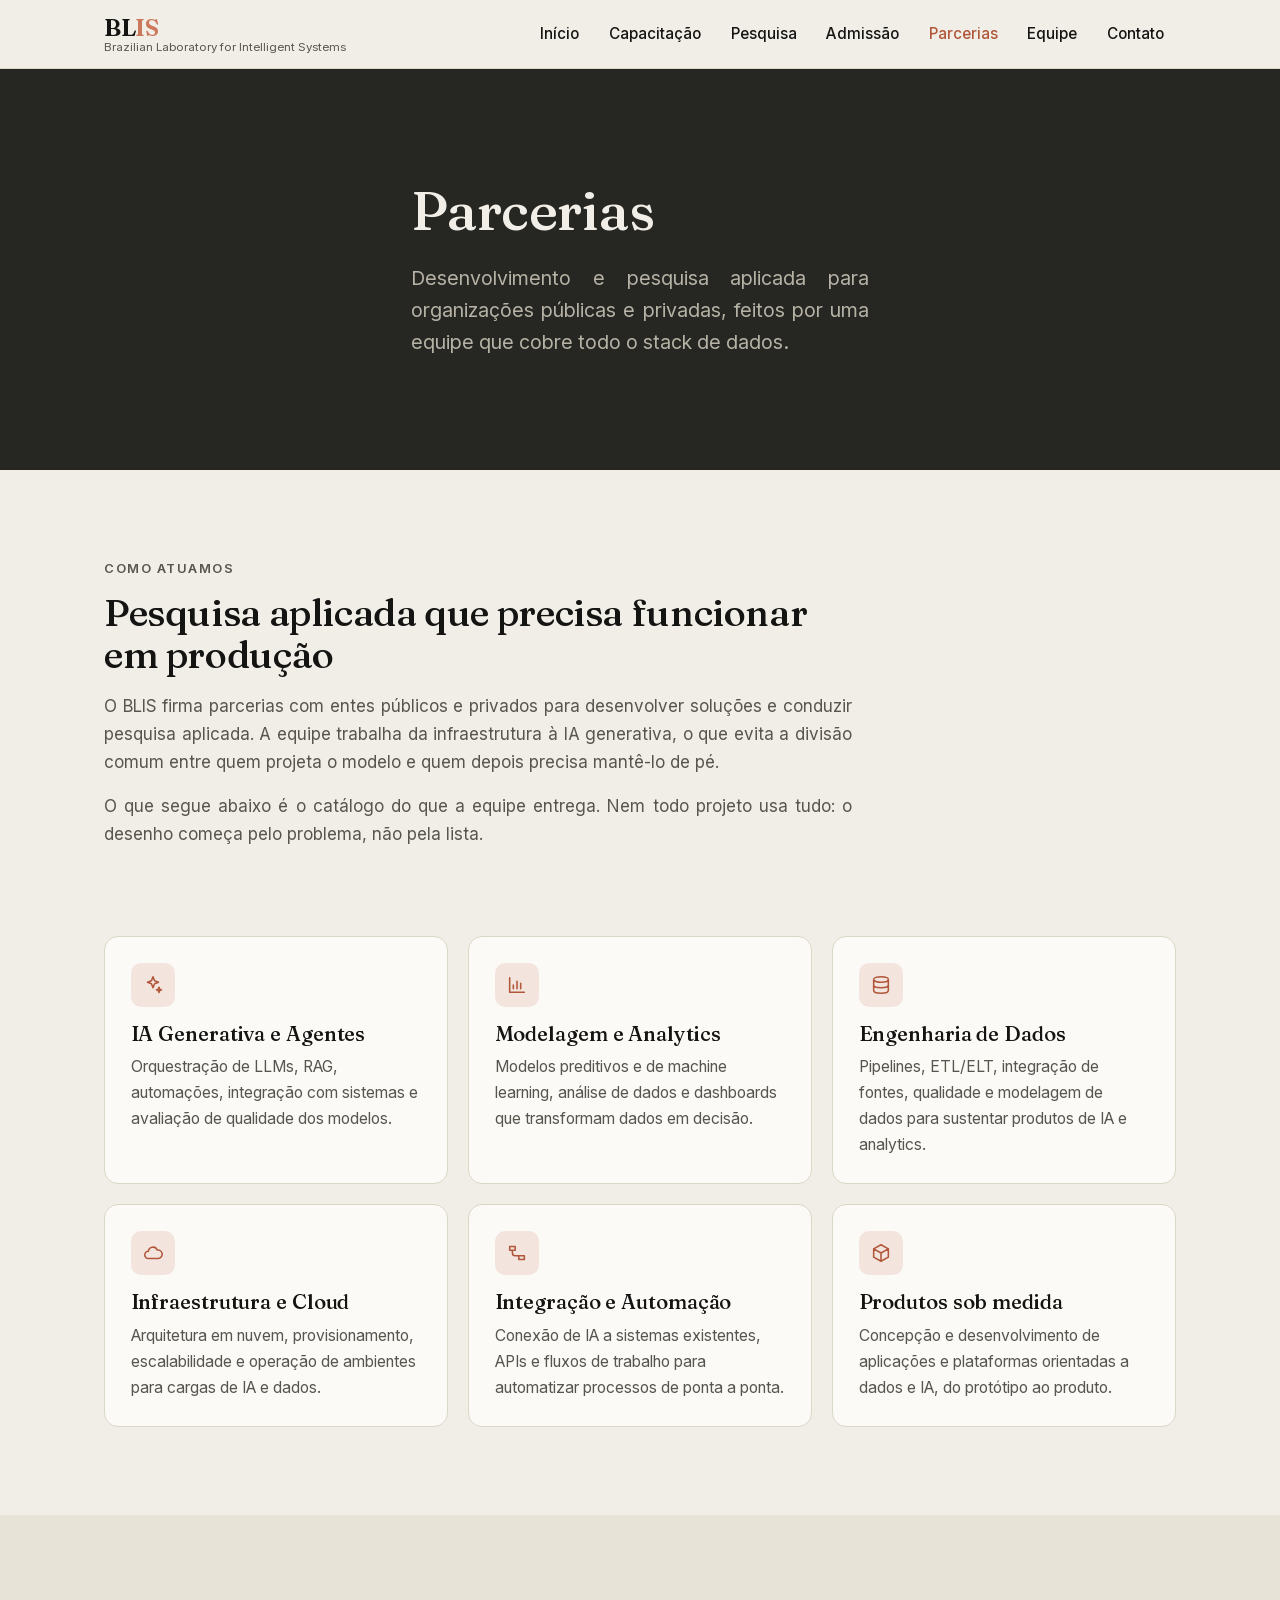
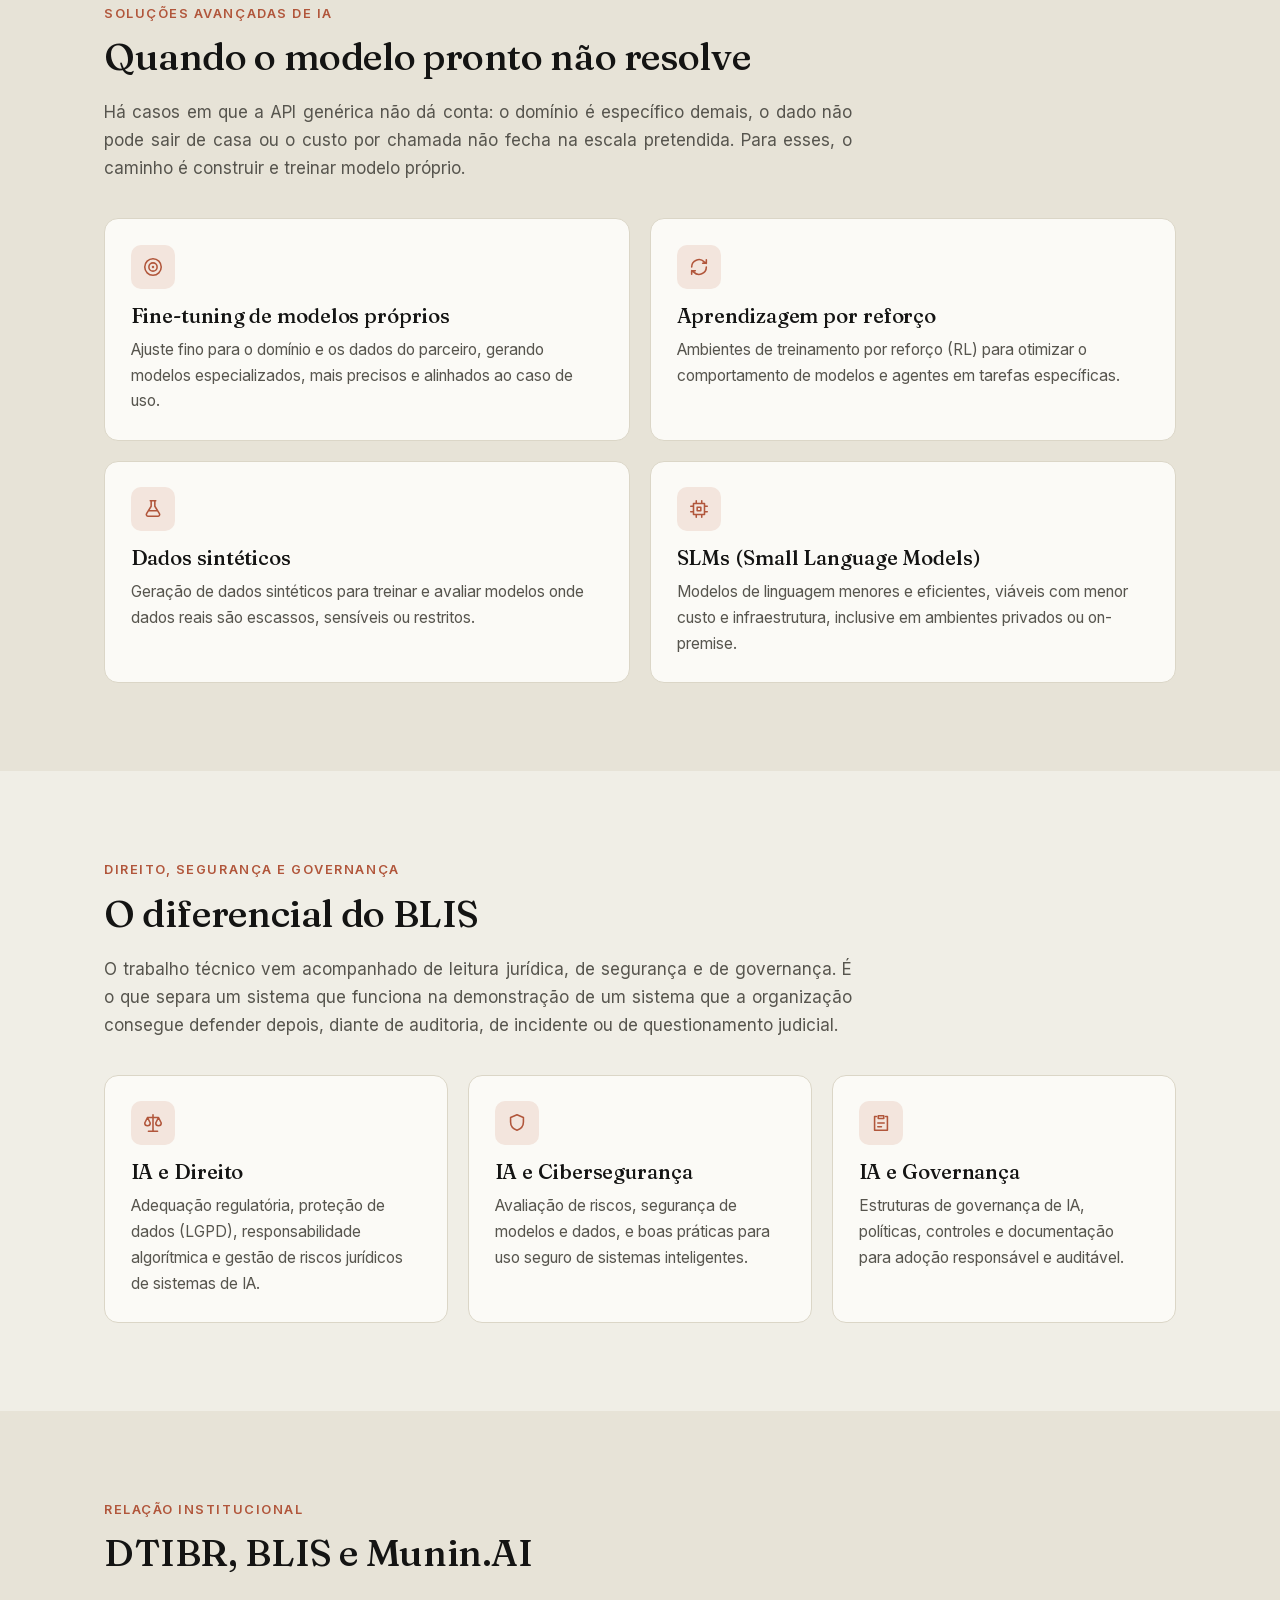
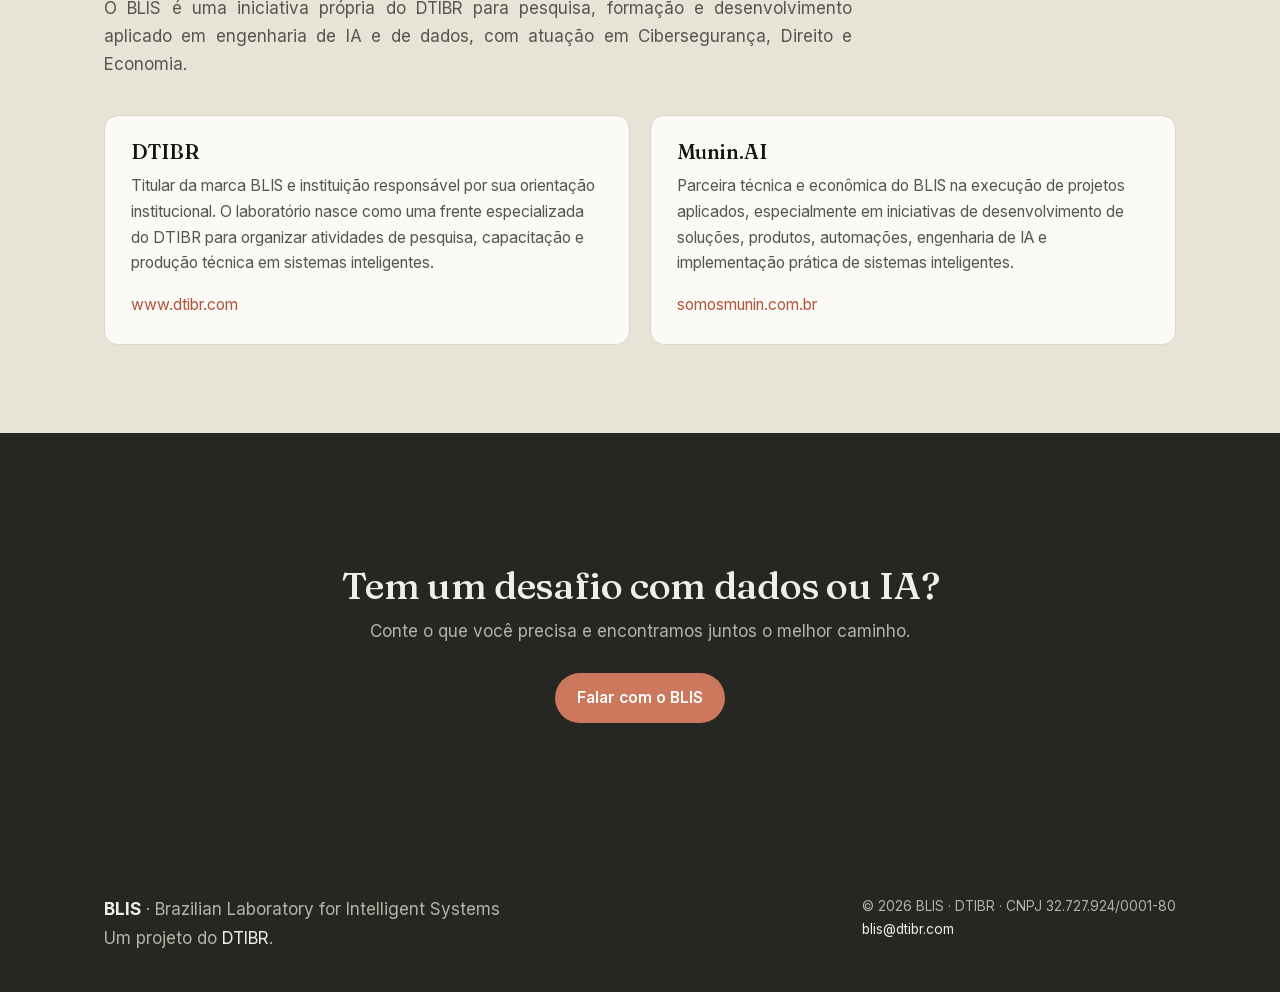
<file: parcerias/index.html>
<!DOCTYPE html><!--InP3K_XvSzGVeUH6N9G5v--><html lang="pt-BR" class="__variable_d8ebd1 __variable_dfbb42"><head><meta charSet="utf-8"/><meta name="viewport" content="width=device-width, initial-scale=1"/><link rel="preload" href="/_next/static/media/af4bf8399d1aacdf-s.p.woff2" as="font" crossorigin="" type="font/woff2"/><link rel="preload" href="/_next/static/media/e4af272ccee01ff0-s.p.woff2" as="font" crossorigin="" type="font/woff2"/><link rel="stylesheet" href="/_next/static/css/ea8e1727cd3ea5cb.css" data-precedence="next"/><link rel="preload" as="script" fetchPriority="low" href="/_next/static/chunks/webpack-a8f1c39429e2d2f2.js"/><script src="/_next/static/chunks/4bd1b696-c023c6e3521b1417.js" async=""></script><script src="/_next/static/chunks/493-e9bfdf98757276c8.js" async=""></script><script src="/_next/static/chunks/main-app-e6e5c3b4a1be13d9.js" async=""></script><script src="/_next/static/chunks/619-ba102abea3e3d0e4.js" async=""></script><script src="/_next/static/chunks/app/layout-e0d198ee7846eac4.js" async=""></script><script src="/_next/static/chunks/app/parcerias/page-d41753941651f31f.js" async=""></script><meta name="next-size-adjust" content=""/><title>Parcerias · BLIS</title><meta name="description" content="O BLIS estabelece parcerias com entes públicos e privados no desenvolvimento e na pesquisa aplicada de sistemas inteligentes, com uma equipe que cobre todo o stack de dados."/><meta name="keywords" content="laboratório de inteligência artificial,IA e Direito,IA e Cibersegurança,governança de IA,benchmarks jurídicos,dados sintéticos em cibersegurança,capacitação em IA,IA e economia,parcerias e serviços em IA"/><meta name="robots" content="index, follow"/><meta name="googlebot" content="index, follow"/><meta property="og:title" content="BLIS · Brazilian Laboratory for Intelligent Systems"/><meta property="og:description" content="Laboratório de pesquisa, formação e desenvolvimento em Inteligência Artificial e Ciência de Dados, com foco em Engenharia de IA e de Dados aplicada a Cibersegurança, Direito e Economia."/><meta property="og:url" content="https://blis.org.br/"/><meta property="og:site_name" content="BLIS"/><meta property="og:locale" content="pt_BR"/><meta property="og:type" content="website"/><meta name="twitter:card" content="summary_large_image"/><meta name="twitter:title" content="BLIS · Brazilian Laboratory for Intelligent Systems"/><meta name="twitter:description" content="Laboratório de pesquisa, formação e desenvolvimento em Inteligência Artificial e Ciência de Dados, com foco em Engenharia de IA e de Dados aplicada a Cibersegurança, Direito e Economia."/><script src="/_next/static/chunks/polyfills-42372ed130431b0a.js" noModule=""></script></head><body><div hidden=""><!--$--><!--/$--></div><a class="skip-link" href="#main">Pular para o conteúdo</a><header class="site-header"><div class="container site-header__inner"><a class="brand" aria-label="BLIS, início" href="/"><span class="brand__mark">BL<span>IS</span></span><span class="brand__full">Brazilian Laboratory for Intelligent Systems</span></a><button class="nav-toggle" aria-expanded="false" aria-controls="nav-menu">Menu</button><nav id="nav-menu" class="nav" data-open="false" aria-label="Navegação principal"><a class="nav__link" href="/">Início</a><a class="nav__link" href="/capacitacao/">Capacitação</a><a class="nav__link" href="/pesquisa/">Pesquisa</a><a class="nav__link" href="/admissao/">Admissão</a><a class="nav__link" aria-current="page" href="/parcerias/">Parcerias</a><a class="nav__link" href="/equipe/">Equipe</a><a class="nav__link" href="/contato/">Contato</a></nav></div></header><main id="main"><section class="section--dark hero"><div class="container hero__inner"><h1>Parcerias</h1><p class="hero__sub">Desenvolvimento e pesquisa aplicada para organizações públicas e privadas, feitos por uma equipe que cobre todo o stack de dados.</p></div></section><section class="section"><div class="container"><div class="feature"><div class="feature__body"><p class="section__eyebrow">Como atuamos</p><h2>Pesquisa aplicada que precisa funcionar em produção</h2><p>O BLIS firma parcerias com entes públicos e privados para desenvolver soluções e conduzir pesquisa aplicada. A equipe trabalha da infraestrutura à IA generativa, o que evita a divisão comum entre quem projeta o modelo e quem depois precisa mantê-lo de pé.</p><p>O que segue abaixo é o catálogo do que a equipe entrega. Nem todo projeto usa tudo: o desenho começa pelo problema, não pela lista.</p></div></div><div class="grid grid--3"><article class="card"><div class="card__icon"><svg viewBox="0 0 24 24" fill="none" stroke="currentColor" stroke-width="1.7" stroke-linecap="round" stroke-linejoin="round" aria-hidden="true" focusable="false"><path d="M12 3l1.7 4.3L18 9l-4.3 1.7L12 15l-1.7-4.3L6 9l4.3-1.7L12 3zM18.5 14.5l.8 2 2 .8-2 .8-.8 2-.8-2-2-.8 2-.8.8-2z"></path></svg></div><h3>IA Generativa e Agentes</h3><p>Orquestração de LLMs, RAG, automações, integração com sistemas e avaliação de qualidade dos modelos.</p></article><article class="card"><div class="card__icon"><svg viewBox="0 0 24 24" fill="none" stroke="currentColor" stroke-width="1.7" stroke-linecap="round" stroke-linejoin="round" aria-hidden="true" focusable="false"><path d="M4 4v16h16M8 16v-4M12 16V8M16 16v-6"></path></svg></div><h3>Modelagem e Analytics</h3><p>Modelos preditivos e de machine learning, análise de dados e dashboards que transformam dados em decisão.</p></article><article class="card"><div class="card__icon"><svg viewBox="0 0 24 24" fill="none" stroke="currentColor" stroke-width="1.7" stroke-linecap="round" stroke-linejoin="round" aria-hidden="true" focusable="false"><path d="M12 3c4.4 0 8 1.3 8 3s-3.6 3-8 3-8-1.3-8-3 3.6-3 8-3zM4 6v12c0 1.7 3.6 3 8 3s8-1.3 8-3V6M4 12c0 1.7 3.6 3 8 3s8-1.3 8-3"></path></svg></div><h3>Engenharia de Dados</h3><p>Pipelines, ETL/ELT, integração de fontes, qualidade e modelagem de dados para sustentar produtos de IA e analytics.</p></article><article class="card"><div class="card__icon"><svg viewBox="0 0 24 24" fill="none" stroke="currentColor" stroke-width="1.7" stroke-linecap="round" stroke-linejoin="round" aria-hidden="true" focusable="false"><path d="M7 18a4 4 0 0 1 0-8 5 5 0 0 1 9.6-1.3A3.5 3.5 0 0 1 18 18H7z"></path></svg></div><h3>Infraestrutura e Cloud</h3><p>Arquitetura em nuvem, provisionamento, escalabilidade e operação de ambientes para cargas de IA e dados.</p></article><article class="card"><div class="card__icon"><svg viewBox="0 0 24 24" fill="none" stroke="currentColor" stroke-width="1.7" stroke-linecap="round" stroke-linejoin="round" aria-hidden="true" focusable="false"><path d="M4 5h6v4H4zM14 15h6v4h-6zM7 9v3a3 3 0 0 0 3 3h4"></path></svg></div><h3>Integração e Automação</h3><p>Conexão de IA a sistemas existentes, APIs e fluxos de trabalho para automatizar processos de ponta a ponta.</p></article><article class="card"><div class="card__icon"><svg viewBox="0 0 24 24" fill="none" stroke="currentColor" stroke-width="1.7" stroke-linecap="round" stroke-linejoin="round" aria-hidden="true" focusable="false"><path d="M12 3l8 4.5v9L12 21l-8-4.5v-9L12 3zm0 18V12m0 0l8-4.5M12 12L4 7.5"></path></svg></div><h3>Produtos sob medida</h3><p>Concepção e desenvolvimento de aplicações e plataformas orientadas a dados e IA, do protótipo ao produto.</p></article></div></div></section><section class="section section--alt"><div class="container"><p class="section__eyebrow">Soluções avançadas de IA</p><h2>Quando o modelo pronto não resolve</h2><div class="feature__body"><p>Há casos em que a API genérica não dá conta: o domínio é específico demais, o dado não pode sair de casa ou o custo por chamada não fecha na escala pretendida. Para esses, o caminho é construir e treinar modelo próprio.</p></div><div class="grid grid--2"><article class="card"><div class="card__icon"><svg viewBox="0 0 24 24" fill="none" stroke="currentColor" stroke-width="1.7" stroke-linecap="round" stroke-linejoin="round" aria-hidden="true" focusable="false"><path d="M12 3a9 9 0 1 0 0 18 9 9 0 0 0 0-18zm0 4.5a4.5 4.5 0 1 0 0 9 4.5 4.5 0 0 0 0-9zm0 4a.5.5 0 1 0 0 1 .5.5 0 0 0 0-1z"></path></svg></div><h3>Fine-tuning de modelos próprios</h3><p>Ajuste fino para o domínio e os dados do parceiro, gerando modelos especializados, mais precisos e alinhados ao caso de uso.</p></article><article class="card"><div class="card__icon"><svg viewBox="0 0 24 24" fill="none" stroke="currentColor" stroke-width="1.7" stroke-linecap="round" stroke-linejoin="round" aria-hidden="true" focusable="false"><path d="M4 12a8 8 0 0 1 13.7-5.6L20 8M20 12a8 8 0 0 1-13.7 5.6L4 16M20 4v4h-4M4 20v-4h4"></path></svg></div><h3>Aprendizagem por reforço</h3><p>Ambientes de treinamento por reforço (RL) para otimizar o comportamento de modelos e agentes em tarefas específicas.</p></article><article class="card"><div class="card__icon"><svg viewBox="0 0 24 24" fill="none" stroke="currentColor" stroke-width="1.7" stroke-linecap="round" stroke-linejoin="round" aria-hidden="true" focusable="false"><path d="M9 3h6M10 3v6l-5 8a2 2 0 0 0 1.8 3h10.4A2 2 0 0 0 19 17l-5-8V3M7.5 14h9"></path></svg></div><h3>Dados sintéticos</h3><p>Geração de dados sintéticos para treinar e avaliar modelos onde dados reais são escassos, sensíveis ou restritos.</p></article><article class="card"><div class="card__icon"><svg viewBox="0 0 24 24" fill="none" stroke="currentColor" stroke-width="1.7" stroke-linecap="round" stroke-linejoin="round" aria-hidden="true" focusable="false"><path d="M9 3v2M15 3v2M9 19v2M15 19v2M3 9h2M3 15h2M19 9h2M19 15h2M6 6h12v12H6zM10 10h4v4h-4z"></path></svg></div><h3>SLMs (Small Language Models)</h3><p>Modelos de linguagem menores e eficientes, viáveis com menor custo e infraestrutura, inclusive em ambientes privados ou on-premise.</p></article></div></div></section><section class="section"><div class="container"><p class="section__eyebrow">Direito, Segurança e Governança</p><h2>O diferencial do BLIS</h2><div class="feature__body"><p>O trabalho técnico vem acompanhado de leitura jurídica, de segurança e de governança. É o que separa um sistema que funciona na demonstração de um sistema que a organização consegue defender depois, diante de auditoria, de incidente ou de questionamento judicial.</p></div><div class="grid grid--3"><article class="card"><div class="card__icon"><svg viewBox="0 0 24 24" fill="none" stroke="currentColor" stroke-width="1.7" stroke-linecap="round" stroke-linejoin="round" aria-hidden="true" focusable="false"><path d="M12 3v18M7 21h10M6 6h12M6 6l-3 6a3 3 0 0 0 6 0L6 6zm12 0l-3 6a3 3 0 0 0 6 0l-3-6z"></path></svg></div><h3>IA e Direito</h3><p>Adequação regulatória, proteção de dados (LGPD), responsabilidade algorítmica e gestão de riscos jurídicos de sistemas de IA.</p></article><article class="card"><div class="card__icon"><svg viewBox="0 0 24 24" fill="none" stroke="currentColor" stroke-width="1.7" stroke-linecap="round" stroke-linejoin="round" aria-hidden="true" focusable="false"><path d="M12 3l7 3v5c0 4.5-3 7.6-7 9-4-1.4-7-4.5-7-9V6l7-3z"></path></svg></div><h3>IA e Cibersegurança</h3><p>Avaliação de riscos, segurança de modelos e dados, e boas práticas para uso seguro de sistemas inteligentes.</p></article><article class="card"><div class="card__icon"><svg viewBox="0 0 24 24" fill="none" stroke="currentColor" stroke-width="1.7" stroke-linecap="round" stroke-linejoin="round" aria-hidden="true" focusable="false"><path d="M9 4h6v3H9zM7 5H5v15h14V5h-2M8.5 12h7M8.5 16h4"></path></svg></div><h3>IA e Governança</h3><p>Estruturas de governança de IA, políticas, controles e documentação para adoção responsável e auditável.</p></article></div></div></section><section class="section section--alt"><div class="container"><p class="section__eyebrow">Relação institucional</p><h2>DTIBR, BLIS e Munin.AI</h2><div class="feature__body"><p>O BLIS é uma iniciativa própria do DTIBR para pesquisa, formação e desenvolvimento aplicado em engenharia de IA e de dados, com atuação em Cibersegurança, Direito e Economia.</p></div><div class="brands"><article class="card"><h3>DTIBR</h3><p>Titular da marca BLIS e instituição responsável por sua orientação institucional. O laboratório nasce como uma frente especializada do DTIBR para organizar atividades de pesquisa, capacitação e produção técnica em sistemas inteligentes.</p><p><a href="https://www.dtibr.com/" target="_blank" rel="noopener noreferrer">www.dtibr.com</a></p></article><article class="card"><h3>Munin.AI</h3><p>Parceira técnica e econômica do BLIS na execução de projetos aplicados, especialmente em iniciativas de desenvolvimento de soluções, produtos, automações, engenharia de IA e implementação prática de sistemas inteligentes.</p><p><a href="https://www.somosmunin.com.br/inicio" target="_blank" rel="noopener noreferrer">somosmunin.com.br</a></p></article></div></div></section><section class="section section--dark"><div class="container"><div class="callout callout--bare"><h2>Tem um desafio com dados ou IA?</h2><p>Conte o que você precisa e encontramos juntos o melhor caminho.</p><div class="btn-row btn-row--center"><a class="btn btn--primary" href="/contato/">Falar com o BLIS</a></div></div></div></section><!--$--><!--/$--></main><footer class="site-footer"><div class="container site-footer__inner"><div><strong>BLIS</strong> · <!-- -->Brazilian Laboratory for Intelligent Systems<br/>Um projeto do<!-- --> <a href="https://www.dtibr.com/" target="_blank" rel="noopener noreferrer">DTIBR</a>.</div><div class="site-footer__meta">© <!-- -->2026<!-- --> <!-- -->BLIS<!-- --> · DTIBR · CNPJ <!-- -->32.727.924/0001-80<br/><a href="mailto:blis@dtibr.com">blis@dtibr.com</a></div></div></footer><script src="/_next/static/chunks/webpack-a8f1c39429e2d2f2.js" id="_R_" async=""></script><script>(self.__next_f=self.__next_f||[]).push([0])</script><script>self.__next_f.push([1,"1:\"$Sreact.fragment\"\n2:I[4537,[\"619\",\"static/chunks/619-ba102abea3e3d0e4.js\",\"177\",\"static/chunks/app/layout-e0d198ee7846eac4.js\"],\"Header\"]\n3:I[9766,[],\"\"]\n4:I[8924,[],\"\"]\n5:I[2619,[\"619\",\"static/chunks/619-ba102abea3e3d0e4.js\",\"255\",\"static/chunks/app/parcerias/page-d41753941651f31f.js\"],\"\"]\n13:I[7150,[],\"\"]\n:HL[\"/_next/static/media/af4bf8399d1aacdf-s.p.woff2\",\"font\",{\"crossOrigin\":\"\",\"type\":\"font/woff2\"}]\n:HL[\"/_next/static/media/e4af272ccee01ff0-s.p.woff2\",\"font\",{\"crossOrigin\":\"\",\"type\":\"font/woff2\"}]\n:HL[\"/_next/static/css/ea8e1727cd3ea5cb.css\",\"style\"]\n"])</script><script>self.__next_f.push([1,"0:{\"P\":null,\"b\":\"InP3K_XvSzGVeUH6N9G5v\",\"p\":\"\",\"c\":[\"\",\"parcerias\",\"\"],\"i\":false,\"f\":[[[\"\",{\"children\":[\"parcerias\",{\"children\":[\"__PAGE__\",{}]}]},\"$undefined\",\"$undefined\",true],[\"\",[\"$\",\"$1\",\"c\",{\"children\":[[[\"$\",\"link\",\"0\",{\"rel\":\"stylesheet\",\"href\":\"/_next/static/css/ea8e1727cd3ea5cb.css\",\"precedence\":\"next\",\"crossOrigin\":\"$undefined\",\"nonce\":\"$undefined\"}]],[\"$\",\"html\",null,{\"lang\":\"pt-BR\",\"className\":\"__variable_d8ebd1 __variable_dfbb42\",\"children\":[\"$\",\"body\",null,{\"children\":[[\"$\",\"a\",null,{\"className\":\"skip-link\",\"href\":\"#main\",\"children\":\"Pular para o conteúdo\"}],[\"$\",\"$L2\",null,{}],[\"$\",\"main\",null,{\"id\":\"main\",\"children\":[\"$\",\"$L3\",null,{\"parallelRouterKey\":\"children\",\"error\":\"$undefined\",\"errorStyles\":\"$undefined\",\"errorScripts\":\"$undefined\",\"template\":[\"$\",\"$L4\",null,{}],\"templateStyles\":\"$undefined\",\"templateScripts\":\"$undefined\",\"notFound\":[[\"$\",\"section\",null,{\"className\":\"section\",\"children\":[\"$\",\"div\",null,{\"className\":\"container notfound\",\"children\":[[\"$\",\"p\",null,{\"className\":\"notfound__code\",\"children\":\"404\"}],[\"$\",\"h1\",null,{\"children\":\"Página não encontrada\"}],[\"$\",\"p\",null,{\"className\":\"section__intro\",\"style\":{\"marginInline\":\"auto\"},\"children\":\"O endereço que você tentou acessar não existe ou foi movido.\"}],[\"$\",\"div\",null,{\"className\":\"btn-row btn-row--center\",\"children\":[\"$\",\"$L5\",null,{\"className\":\"btn btn--primary\",\"href\":\"/\",\"children\":\"Voltar ao início\"}]}]]}]}],[]],\"forbidden\":\"$undefined\",\"unauthorized\":\"$undefined\"}]}],[\"$\",\"footer\",null,{\"className\":\"site-footer\",\"children\":[\"$\",\"div\",null,{\"className\":\"container site-footer__inner\",\"children\":[[\"$\",\"div\",null,{\"children\":[[\"$\",\"strong\",null,{\"children\":\"BLIS\"}],\" · \",\"Brazilian Laboratory for Intelligent Systems\",[\"$\",\"br\",null,{}],\"Um projeto do\",\" \",[\"$\",\"a\",null,{\"href\":\"https://www.dtibr.com/\",\"target\":\"_blank\",\"rel\":\"noopener noreferrer\",\"children\":\"DTIBR\"}],\".\"]}],[\"$\",\"div\",null,{\"className\":\"site-footer__meta\",\"children\":[\"© \",2026,\" \",\"BLIS\",\" · DTIBR · CNPJ \",\"32.727.924/0001-80\",[\"$\",\"br\",null,{}],[\"$\",\"a\",null,{\"href\":\"mailto:blis@dtibr.com\",\"children\":\"blis@dtibr.com\"}]]}]]}]}]]}]}]]}],{\"children\":[\"parcerias\",[\"$\",\"$1\",\"c\",{\"children\":[null,[\"$\",\"$L3\",null,{\"parallelRouterKey\":\"children\",\"error\":\"$undefined\",\"errorStyles\":\"$undefined\",\"errorScripts\":\"$undefined\",\"template\":[\"$\",\"$L4\",null,{}],\"templateStyles\":\"$undefined\",\"templateScripts\":\"$undefined\",\"notFound\":\"$undefined\",\"forbidden\":\"$undefined\",\"unauthorized\":\"$undefined\"}]]}],{\"children\":[\"__PAGE__\",[\"$\",\"$1\",\"c\",{\"children\":[[[\"$\",\"section\",null,{\"className\":\"section--dark hero\",\"children\":[\"$\",\"div\",null,{\"className\":\"container hero__inner\",\"children\":[[\"$\",\"h1\",null,{\"children\":\"Parcerias\"}],[\"$\",\"p\",null,{\"className\":\"hero__sub\",\"children\":\"Desenvolvimento e pesquisa aplicada para organizações públicas e privadas, feitos por uma equipe que cobre todo o stack de dados.\"}]]}]}],[\"$\",\"section\",null,{\"className\":\"section\",\"children\":[\"$\",\"div\",null,{\"className\":\"container\",\"children\":[[\"$\",\"div\",null,{\"className\":\"feature\",\"children\":[[\"$\",\"div\",null,{\"className\":\"feature__body\",\"children\":[[\"$\",\"p\",null,{\"className\":\"section__eyebrow\",\"children\":\"Como atuamos\"}],[\"$\",\"h2\",null,{\"children\":\"Pesquisa aplicada que precisa funcionar em produção\"}],[\"$\",\"p\",null,{\"children\":\"O BLIS firma parcerias com entes públicos e privados para desenvolver soluções e conduzir pesquisa aplicada. A equipe trabalha da infraestrutura à IA generativa, o que evita a divisão comum entre quem projeta o modelo e quem depois precisa mantê-lo de pé.\"}],[\"$\",\"p\",null,{\"children\":\"O que segue abaixo é o catálogo do que a equipe entrega. Nem todo projeto usa tudo: o desenho começa pelo problema, não pela lista.\"}]]}],null]}],[\"$\",\"div\",null,{\"className\":\"grid grid--3\",\"children\":[[\"$\",\"article\",\"IA Generativa e Agentes\",{\"className\":\"card\",\"children\":[[\"$\",\"div\",null,{\"className\":\"card__icon\",\"children\":[\"$\",\"svg\",null,{\"className\":\"$undefined\",\"viewBox\":\"0 0 24 24\",\"fill\":\"none\",\"stroke\":\"currentColor\",\"strokeWidth\":1.7,\"strokeLinecap\":\"round\",\"strokeLinejoin\":\"round\",\"aria-hidden\":\"true\",\"focusable\":\"false\",\"children\":[\"$\",\"path\",null,{\"d\":\"M12 3l1.7 4.3L18 9l-4.3 1.7L12 15l-1.7-4.3L6 9l4.3-1.7L12 3zM18.5 14.5l.8 2 2 .8-2 .8-.8 2-.8-2-2-.8 2-.8.8-2z\"}]}]}],[\"$\",\"h3\",null,{\"children\":\"IA Generativa e Agentes\"}],[\"$\",\"p\",null,{\"children\":\"Orquestração de LLMs, RAG, automações, integração com sistemas e avaliação de qualidade dos modelos.\"}]]}],[\"$\",\"article\",\"Modelagem e Analytics\",{\"className\":\"card\",\"children\":[[\"$\",\"div\",null,{\"className\":\"card__icon\",\"children\":[\"$\",\"svg\",null,{\"className\":\"$undefined\",\"viewBox\":\"0 0 24 24\",\"fill\":\"none\",\"stroke\":\"currentColor\",\"strokeWidth\":1.7,\"strokeLinecap\":\"round\",\"strokeLinejoin\":\"round\",\"aria-hidden\":\"true\",\"focusable\":\"false\",\"children\":\"$L6\"}]}],\"$L7\",\"$L8\"]}],\"$L9\",\"$La\",\"$Lb\",\"$Lc\"]}]]}]}],\"$Ld\",\"$Le\",\"$Lf\",\"$L10\"],null,\"$L11\"]}],{},null,false]},null,false]},null,false],\"$L12\",false]],\"m\":\"$undefined\",\"G\":[\"$13\",[]],\"s\":false,\"S\":true}\n"])</script><script>self.__next_f.push([1,"14:I[4431,[],\"OutletBoundary\"]\n16:I[5278,[],\"AsyncMetadataOutlet\"]\n18:I[4431,[],\"ViewportBoundary\"]\n1a:I[4431,[],\"MetadataBoundary\"]\n1b:\"$Sreact.suspense\"\n6:[\"$\",\"path\",null,{\"d\":\"M4 4v16h16M8 16v-4M12 16V8M16 16v-6\"}]\n7:[\"$\",\"h3\",null,{\"children\":\"Modelagem e Analytics\"}]\n8:[\"$\",\"p\",null,{\"children\":\"Modelos preditivos e de machine learning, análise de dados e dashboards que transformam dados em decisão.\"}]\n"])</script><script>self.__next_f.push([1,"9:[\"$\",\"article\",\"Engenharia de Dados\",{\"className\":\"card\",\"children\":[[\"$\",\"div\",null,{\"className\":\"card__icon\",\"children\":[\"$\",\"svg\",null,{\"className\":\"$undefined\",\"viewBox\":\"0 0 24 24\",\"fill\":\"none\",\"stroke\":\"currentColor\",\"strokeWidth\":1.7,\"strokeLinecap\":\"round\",\"strokeLinejoin\":\"round\",\"aria-hidden\":\"true\",\"focusable\":\"false\",\"children\":[\"$\",\"path\",null,{\"d\":\"M12 3c4.4 0 8 1.3 8 3s-3.6 3-8 3-8-1.3-8-3 3.6-3 8-3zM4 6v12c0 1.7 3.6 3 8 3s8-1.3 8-3V6M4 12c0 1.7 3.6 3 8 3s8-1.3 8-3\"}]}]}],[\"$\",\"h3\",null,{\"children\":\"Engenharia de Dados\"}],[\"$\",\"p\",null,{\"children\":\"Pipelines, ETL/ELT, integração de fontes, qualidade e modelagem de dados para sustentar produtos de IA e analytics.\"}]]}]\n"])</script><script>self.__next_f.push([1,"a:[\"$\",\"article\",\"Infraestrutura e Cloud\",{\"className\":\"card\",\"children\":[[\"$\",\"div\",null,{\"className\":\"card__icon\",\"children\":[\"$\",\"svg\",null,{\"className\":\"$undefined\",\"viewBox\":\"0 0 24 24\",\"fill\":\"none\",\"stroke\":\"currentColor\",\"strokeWidth\":1.7,\"strokeLinecap\":\"round\",\"strokeLinejoin\":\"round\",\"aria-hidden\":\"true\",\"focusable\":\"false\",\"children\":[\"$\",\"path\",null,{\"d\":\"M7 18a4 4 0 0 1 0-8 5 5 0 0 1 9.6-1.3A3.5 3.5 0 0 1 18 18H7z\"}]}]}],[\"$\",\"h3\",null,{\"children\":\"Infraestrutura e Cloud\"}],[\"$\",\"p\",null,{\"children\":\"Arquitetura em nuvem, provisionamento, escalabilidade e operação de ambientes para cargas de IA e dados.\"}]]}]\nb:[\"$\",\"article\",\"Integração e Automação\",{\"className\":\"card\",\"children\":[[\"$\",\"div\",null,{\"className\":\"card__icon\",\"children\":[\"$\",\"svg\",null,{\"className\":\"$undefined\",\"viewBox\":\"0 0 24 24\",\"fill\":\"none\",\"stroke\":\"currentColor\",\"strokeWidth\":1.7,\"strokeLinecap\":\"round\",\"strokeLinejoin\":\"round\",\"aria-hidden\":\"true\",\"focusable\":\"false\",\"children\":[\"$\",\"path\",null,{\"d\":\"M4 5h6v4H4zM14 15h6v4h-6zM7 9v3a3 3 0 0 0 3 3h4\"}]}]}],[\"$\",\"h3\",null,{\"children\":\"Integração e Automação\"}],[\"$\",\"p\",null,{\"children\":\"Conexão de IA a sistemas existentes, APIs e fluxos de trabalho para automatizar processos de ponta a ponta.\"}]]}]\nc:[\"$\",\"article\",\"Produtos sob medida\",{\"className\":\"card\",\"children\":[[\"$\",\"div\",null,{\"className\":\"card__icon\",\"children\":[\"$\",\"svg\",null,{\"className\":\"$undefined\",\"viewBox\":\"0 0 24 24\",\"fill\":\"none\",\"stroke\":\"currentColor\",\"strokeWidth\":1.7,\"strokeLinecap\":\"round\",\"strokeLinejoin\":\"round\",\"aria-hidden\":\"true\",\"focusable\":\"false\",\"children\":[\"$\",\"path\",null,{\"d\":\"M12 3l8 4.5v9L12 21l-8-4.5v-9L12 3zm0 18V12m0 0l8-4.5M12 12L4 7.5\"}]}]}],[\"$\",\"h3\",null,{\"children\":\"Produtos sob medida\"}],[\"$\",\"p\",null,{\"children\":\"Concepção e desenvolvimento de aplicações e plataformas orientadas a dados e IA, do protótipo ao produto.\"}]]}]\n"])</script><script>self.__next_f.push([1,"d:[\"$\",\"section\",null,{\"className\":\"section section--alt\",\"children\":[\"$\",\"div\",null,{\"className\":\"container\",\"children\":[[\"$\",\"p\",null,{\"className\":\"section__eyebrow\",\"children\":\"Soluções avançadas de IA\"}],[\"$\",\"h2\",null,{\"children\":\"Quando o modelo pronto não resolve\"}],[\"$\",\"div\",null,{\"className\":\"feature__body\",\"children\":[\"$\",\"p\",null,{\"children\":\"Há casos em que a API genérica não dá conta: o domínio é específico demais, o dado não pode sair de casa ou o custo por chamada não fecha na escala pretendida. Para esses, o caminho é construir e treinar modelo próprio.\"}]}],[\"$\",\"div\",null,{\"className\":\"grid grid--2\",\"children\":[[\"$\",\"article\",\"Fine-tuning de modelos próprios\",{\"className\":\"card\",\"children\":[[\"$\",\"div\",null,{\"className\":\"card__icon\",\"children\":[\"$\",\"svg\",null,{\"className\":\"$undefined\",\"viewBox\":\"0 0 24 24\",\"fill\":\"none\",\"stroke\":\"currentColor\",\"strokeWidth\":1.7,\"strokeLinecap\":\"round\",\"strokeLinejoin\":\"round\",\"aria-hidden\":\"true\",\"focusable\":\"false\",\"children\":[\"$\",\"path\",null,{\"d\":\"M12 3a9 9 0 1 0 0 18 9 9 0 0 0 0-18zm0 4.5a4.5 4.5 0 1 0 0 9 4.5 4.5 0 0 0 0-9zm0 4a.5.5 0 1 0 0 1 .5.5 0 0 0 0-1z\"}]}]}],[\"$\",\"h3\",null,{\"children\":\"Fine-tuning de modelos próprios\"}],[\"$\",\"p\",null,{\"children\":\"Ajuste fino para o domínio e os dados do parceiro, gerando modelos especializados, mais precisos e alinhados ao caso de uso.\"}]]}],[\"$\",\"article\",\"Aprendizagem por reforço\",{\"className\":\"card\",\"children\":[[\"$\",\"div\",null,{\"className\":\"card__icon\",\"children\":[\"$\",\"svg\",null,{\"className\":\"$undefined\",\"viewBox\":\"0 0 24 24\",\"fill\":\"none\",\"stroke\":\"currentColor\",\"strokeWidth\":1.7,\"strokeLinecap\":\"round\",\"strokeLinejoin\":\"round\",\"aria-hidden\":\"true\",\"focusable\":\"false\",\"children\":[\"$\",\"path\",null,{\"d\":\"M4 12a8 8 0 0 1 13.7-5.6L20 8M20 12a8 8 0 0 1-13.7 5.6L4 16M20 4v4h-4M4 20v-4h4\"}]}]}],[\"$\",\"h3\",null,{\"children\":\"Aprendizagem por reforço\"}],[\"$\",\"p\",null,{\"children\":\"Ambientes de treinamento por reforço (RL) para otimizar o comportamento de modelos e agentes em tarefas específicas.\"}]]}],[\"$\",\"article\",\"Dados sintéticos\",{\"className\":\"card\",\"children\":[[\"$\",\"div\",null,{\"className\":\"card__icon\",\"children\":[\"$\",\"svg\",null,{\"className\":\"$undefined\",\"viewBox\":\"0 0 24 24\",\"fill\":\"none\",\"stroke\":\"currentColor\",\"strokeWidth\":1.7,\"strokeLinecap\":\"round\",\"strokeLinejoin\":\"round\",\"aria-hidden\":\"true\",\"focusable\":\"false\",\"children\":[\"$\",\"path\",null,{\"d\":\"M9 3h6M10 3v6l-5 8a2 2 0 0 0 1.8 3h10.4A2 2 0 0 0 19 17l-5-8V3M7.5 14h9\"}]}]}],[\"$\",\"h3\",null,{\"children\":\"Dados sintéticos\"}],[\"$\",\"p\",null,{\"children\":\"Geração de dados sintéticos para treinar e avaliar modelos onde dados reais são escassos, sensíveis ou restritos.\"}]]}],[\"$\",\"article\",\"SLMs (Small Language Models)\",{\"className\":\"card\",\"children\":[[\"$\",\"div\",null,{\"className\":\"card__icon\",\"children\":[\"$\",\"svg\",null,{\"className\":\"$undefined\",\"viewBox\":\"0 0 24 24\",\"fill\":\"none\",\"stroke\":\"currentColor\",\"strokeWidth\":1.7,\"strokeLinecap\":\"round\",\"strokeLinejoin\":\"round\",\"aria-hidden\":\"true\",\"focusable\":\"false\",\"children\":[\"$\",\"path\",null,{\"d\":\"M9 3v2M15 3v2M9 19v2M15 19v2M3 9h2M3 15h2M19 9h2M19 15h2M6 6h12v12H6zM10 10h4v4h-4z\"}]}]}],[\"$\",\"h3\",null,{\"children\":\"SLMs (Small Language Models)\"}],[\"$\",\"p\",null,{\"children\":\"Modelos de linguagem menores e eficientes, viáveis com menor custo e infraestrutura, inclusive em ambientes privados ou on-premise.\"}]]}]]}]]}]}]\n"])</script><script>self.__next_f.push([1,"e:[\"$\",\"section\",null,{\"className\":\"section\",\"children\":[\"$\",\"div\",null,{\"className\":\"container\",\"children\":[[\"$\",\"p\",null,{\"className\":\"section__eyebrow\",\"children\":\"Direito, Segurança e Governança\"}],[\"$\",\"h2\",null,{\"children\":\"O diferencial do BLIS\"}],[\"$\",\"div\",null,{\"className\":\"feature__body\",\"children\":[\"$\",\"p\",null,{\"children\":\"O trabalho técnico vem acompanhado de leitura jurídica, de segurança e de governança. É o que separa um sistema que funciona na demonstração de um sistema que a organização consegue defender depois, diante de auditoria, de incidente ou de questionamento judicial.\"}]}],[\"$\",\"div\",null,{\"className\":\"grid grid--3\",\"children\":[[\"$\",\"article\",\"IA e Direito\",{\"className\":\"card\",\"children\":[[\"$\",\"div\",null,{\"className\":\"card__icon\",\"children\":[\"$\",\"svg\",null,{\"className\":\"$undefined\",\"viewBox\":\"0 0 24 24\",\"fill\":\"none\",\"stroke\":\"currentColor\",\"strokeWidth\":1.7,\"strokeLinecap\":\"round\",\"strokeLinejoin\":\"round\",\"aria-hidden\":\"true\",\"focusable\":\"false\",\"children\":[\"$\",\"path\",null,{\"d\":\"M12 3v18M7 21h10M6 6h12M6 6l-3 6a3 3 0 0 0 6 0L6 6zm12 0l-3 6a3 3 0 0 0 6 0l-3-6z\"}]}]}],[\"$\",\"h3\",null,{\"children\":\"IA e Direito\"}],[\"$\",\"p\",null,{\"children\":\"Adequação regulatória, proteção de dados (LGPD), responsabilidade algorítmica e gestão de riscos jurídicos de sistemas de IA.\"}]]}],[\"$\",\"article\",\"IA e Cibersegurança\",{\"className\":\"card\",\"children\":[[\"$\",\"div\",null,{\"className\":\"card__icon\",\"children\":[\"$\",\"svg\",null,{\"className\":\"$undefined\",\"viewBox\":\"0 0 24 24\",\"fill\":\"none\",\"stroke\":\"currentColor\",\"strokeWidth\":1.7,\"strokeLinecap\":\"round\",\"strokeLinejoin\":\"round\",\"aria-hidden\":\"true\",\"focusable\":\"false\",\"children\":[\"$\",\"path\",null,{\"d\":\"M12 3l7 3v5c0 4.5-3 7.6-7 9-4-1.4-7-4.5-7-9V6l7-3z\"}]}]}],[\"$\",\"h3\",null,{\"children\":\"IA e Cibersegurança\"}],[\"$\",\"p\",null,{\"children\":\"Avaliação de riscos, segurança de modelos e dados, e boas práticas para uso seguro de sistemas inteligentes.\"}]]}],[\"$\",\"article\",\"IA e Governança\",{\"className\":\"card\",\"children\":[[\"$\",\"div\",null,{\"className\":\"card__icon\",\"children\":[\"$\",\"svg\",null,{\"className\":\"$undefined\",\"viewBox\":\"0 0 24 24\",\"fill\":\"none\",\"stroke\":\"currentColor\",\"strokeWidth\":1.7,\"strokeLinecap\":\"round\",\"strokeLinejoin\":\"round\",\"aria-hidden\":\"true\",\"focusable\":\"false\",\"children\":[\"$\",\"path\",null,{\"d\":\"M9 4h6v3H9zM7 5H5v15h14V5h-2M8.5 12h7M8.5 16h4\"}]}]}],[\"$\",\"h3\",null,{\"children\":\"IA e Governança\"}],[\"$\",\"p\",null,{\"children\":\"Estruturas de governança de IA, políticas, controles e documentação para adoção responsável e auditável.\"}]]}]]}]]}]}]\n"])</script><script>self.__next_f.push([1,"f:[\"$\",\"section\",null,{\"className\":\"section section--alt\",\"children\":[\"$\",\"div\",null,{\"className\":\"container\",\"children\":[[\"$\",\"p\",null,{\"className\":\"section__eyebrow\",\"children\":\"Relação institucional\"}],[\"$\",\"h2\",null,{\"children\":\"DTIBR, BLIS e Munin.AI\"}],[\"$\",\"div\",null,{\"className\":\"feature__body\",\"children\":[\"$\",\"p\",null,{\"children\":\"O BLIS é uma iniciativa própria do DTIBR para pesquisa, formação e desenvolvimento aplicado em engenharia de IA e de dados, com atuação em Cibersegurança, Direito e Economia.\"}]}],[\"$\",\"div\",null,{\"className\":\"brands\",\"children\":[[\"$\",\"article\",null,{\"className\":\"card\",\"children\":[[\"$\",\"h3\",null,{\"children\":\"DTIBR\"}],[\"$\",\"p\",null,{\"children\":\"Titular da marca BLIS e instituição responsável por sua orientação institucional. O laboratório nasce como uma frente especializada do DTIBR para organizar atividades de pesquisa, capacitação e produção técnica em sistemas inteligentes.\"}],[\"$\",\"p\",null,{\"children\":[\"$\",\"a\",null,{\"href\":\"https://www.dtibr.com/\",\"target\":\"_blank\",\"rel\":\"noopener noreferrer\",\"children\":\"www.dtibr.com\"}]}]]}],[\"$\",\"article\",null,{\"className\":\"card\",\"children\":[[\"$\",\"h3\",null,{\"children\":\"Munin.AI\"}],[\"$\",\"p\",null,{\"children\":\"Parceira técnica e econômica do BLIS na execução de projetos aplicados, especialmente em iniciativas de desenvolvimento de soluções, produtos, automações, engenharia de IA e implementação prática de sistemas inteligentes.\"}],[\"$\",\"p\",null,{\"children\":[\"$\",\"a\",null,{\"href\":\"https://www.somosmunin.com.br/inicio\",\"target\":\"_blank\",\"rel\":\"noopener noreferrer\",\"children\":\"somosmunin.com.br\"}]}]]}]]}]]}]}]\n"])</script><script>self.__next_f.push([1,"10:[\"$\",\"section\",null,{\"className\":\"section section--dark\",\"children\":[\"$\",\"div\",null,{\"className\":\"container\",\"children\":[\"$\",\"div\",null,{\"className\":\"callout callout--bare\",\"children\":[[\"$\",\"h2\",null,{\"children\":\"Tem um desafio com dados ou IA?\"}],[\"$\",\"p\",null,{\"children\":\"Conte o que você precisa e encontramos juntos o melhor caminho.\"}],[\"$\",\"div\",null,{\"className\":\"btn-row btn-row--center\",\"children\":[\"$\",\"$L5\",null,{\"className\":\"btn btn--primary\",\"href\":\"/contato/\",\"children\":\"Falar com o BLIS\"}]}]]}]}]}]\n11:[\"$\",\"$L14\",null,{\"children\":[\"$L15\",[\"$\",\"$L16\",null,{\"promise\":\"$@17\"}]]}]\n12:[\"$\",\"$1\",\"h\",{\"children\":[null,[[\"$\",\"$L18\",null,{\"children\":\"$L19\"}],[\"$\",\"meta\",null,{\"name\":\"next-size-adjust\",\"content\":\"\"}]],[\"$\",\"$L1a\",null,{\"children\":[\"$\",\"div\",null,{\"hidden\":true,\"children\":[\"$\",\"$1b\",null,{\"fallback\":null,\"children\":\"$L1c\"}]}]}]]}]\n"])</script><script>self.__next_f.push([1,"19:[[\"$\",\"meta\",\"0\",{\"charSet\":\"utf-8\"}],[\"$\",\"meta\",\"1\",{\"name\":\"viewport\",\"content\":\"width=device-width, initial-scale=1\"}]]\n15:null\n"])</script><script>self.__next_f.push([1,"17:{\"metadata\":[[\"$\",\"title\",\"0\",{\"children\":\"Parcerias · BLIS\"}],[\"$\",\"meta\",\"1\",{\"name\":\"description\",\"content\":\"O BLIS estabelece parcerias com entes públicos e privados no desenvolvimento e na pesquisa aplicada de sistemas inteligentes, com uma equipe que cobre todo o stack de dados.\"}],[\"$\",\"meta\",\"2\",{\"name\":\"keywords\",\"content\":\"laboratório de inteligência artificial,IA e Direito,IA e Cibersegurança,governança de IA,benchmarks jurídicos,dados sintéticos em cibersegurança,capacitação em IA,IA e economia,parcerias e serviços em IA\"}],[\"$\",\"meta\",\"3\",{\"name\":\"robots\",\"content\":\"index, follow\"}],[\"$\",\"meta\",\"4\",{\"name\":\"googlebot\",\"content\":\"index, follow\"}],[\"$\",\"meta\",\"5\",{\"property\":\"og:title\",\"content\":\"BLIS · Brazilian Laboratory for Intelligent Systems\"}],[\"$\",\"meta\",\"6\",{\"property\":\"og:description\",\"content\":\"Laboratório de pesquisa, formação e desenvolvimento em Inteligência Artificial e Ciência de Dados, com foco em Engenharia de IA e de Dados aplicada a Cibersegurança, Direito e Economia.\"}],[\"$\",\"meta\",\"7\",{\"property\":\"og:url\",\"content\":\"https://blis.org.br/\"}],[\"$\",\"meta\",\"8\",{\"property\":\"og:site_name\",\"content\":\"BLIS\"}],[\"$\",\"meta\",\"9\",{\"property\":\"og:locale\",\"content\":\"pt_BR\"}],[\"$\",\"meta\",\"10\",{\"property\":\"og:type\",\"content\":\"website\"}],[\"$\",\"meta\",\"11\",{\"name\":\"twitter:card\",\"content\":\"summary_large_image\"}],[\"$\",\"meta\",\"12\",{\"name\":\"twitter:title\",\"content\":\"BLIS · Brazilian Laboratory for Intelligent Systems\"}],[\"$\",\"meta\",\"13\",{\"name\":\"twitter:description\",\"content\":\"Laboratório de pesquisa, formação e desenvolvimento em Inteligência Artificial e Ciência de Dados, com foco em Engenharia de IA e de Dados aplicada a Cibersegurança, Direito e Economia.\"}]],\"error\":null,\"digest\":\"$undefined\"}\n"])</script><script>self.__next_f.push([1,"1c:\"$17:metadata\"\n"])</script></body></html>
</file>
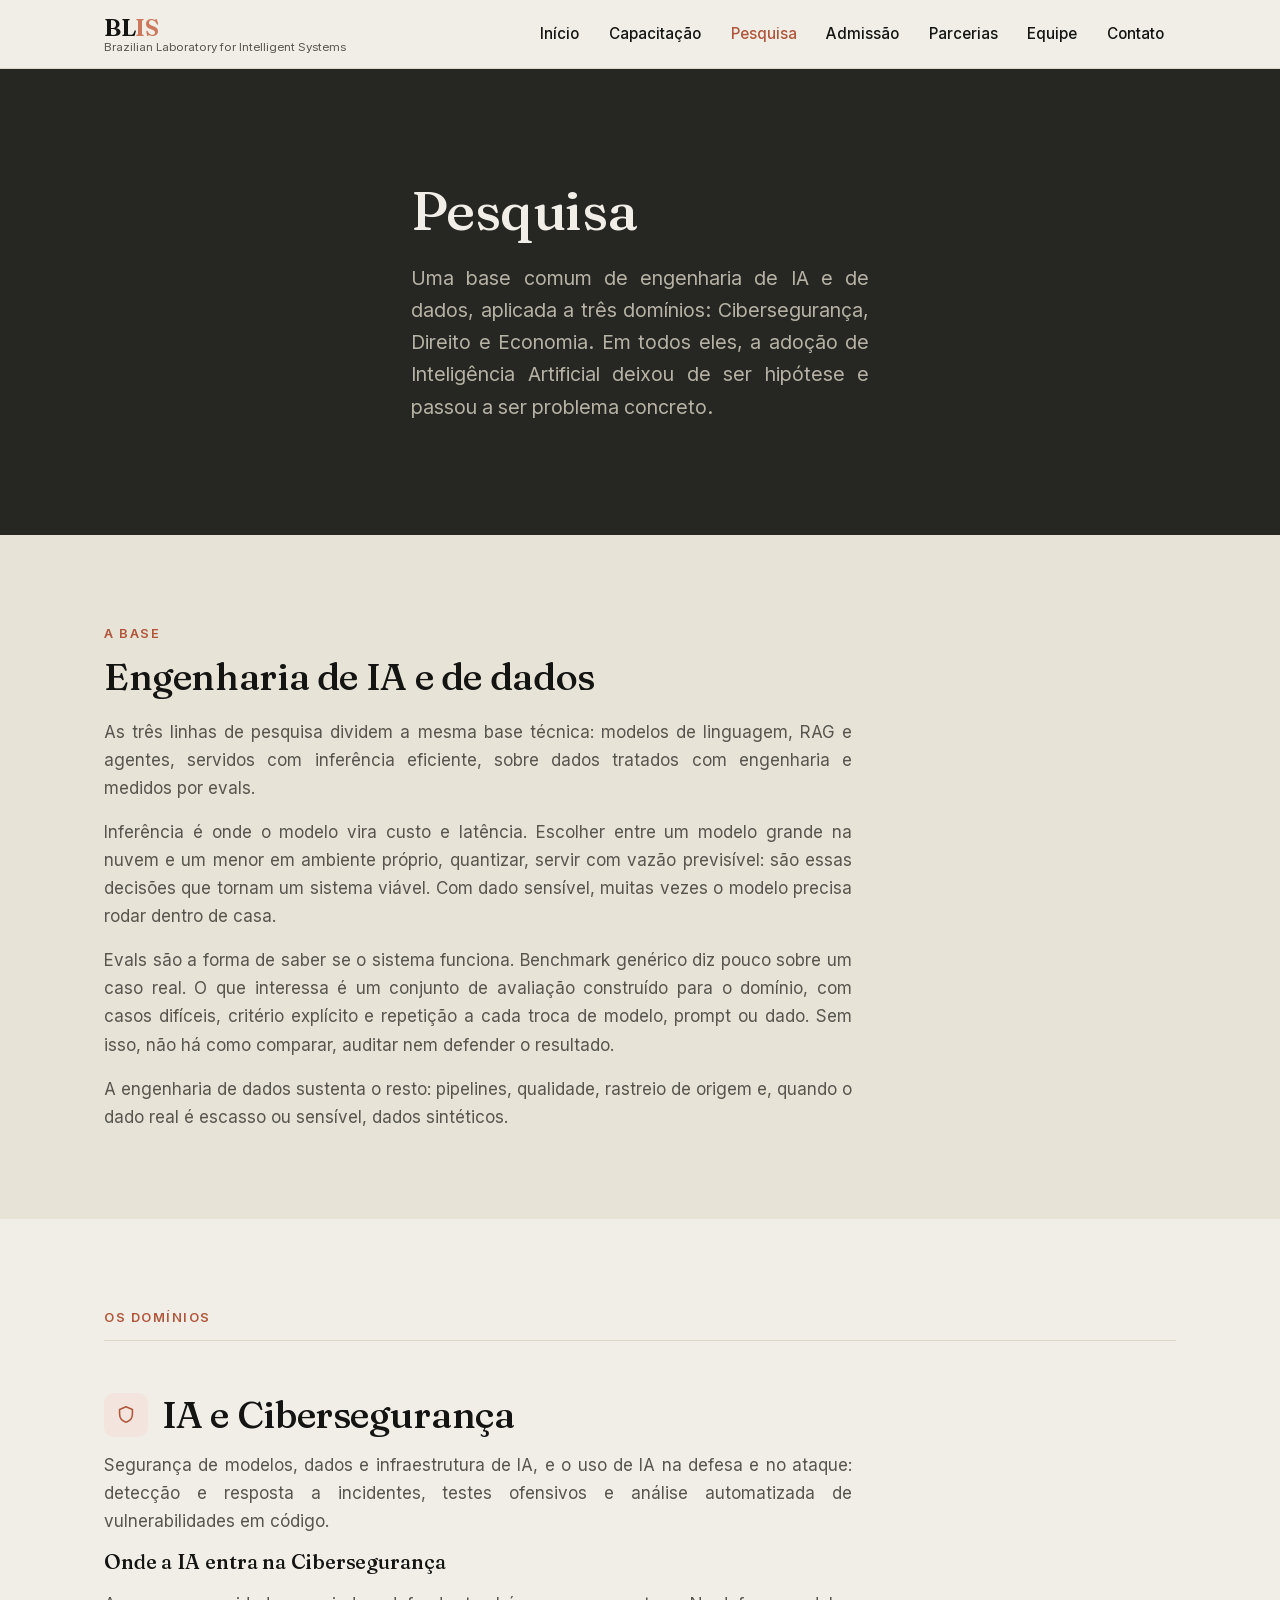
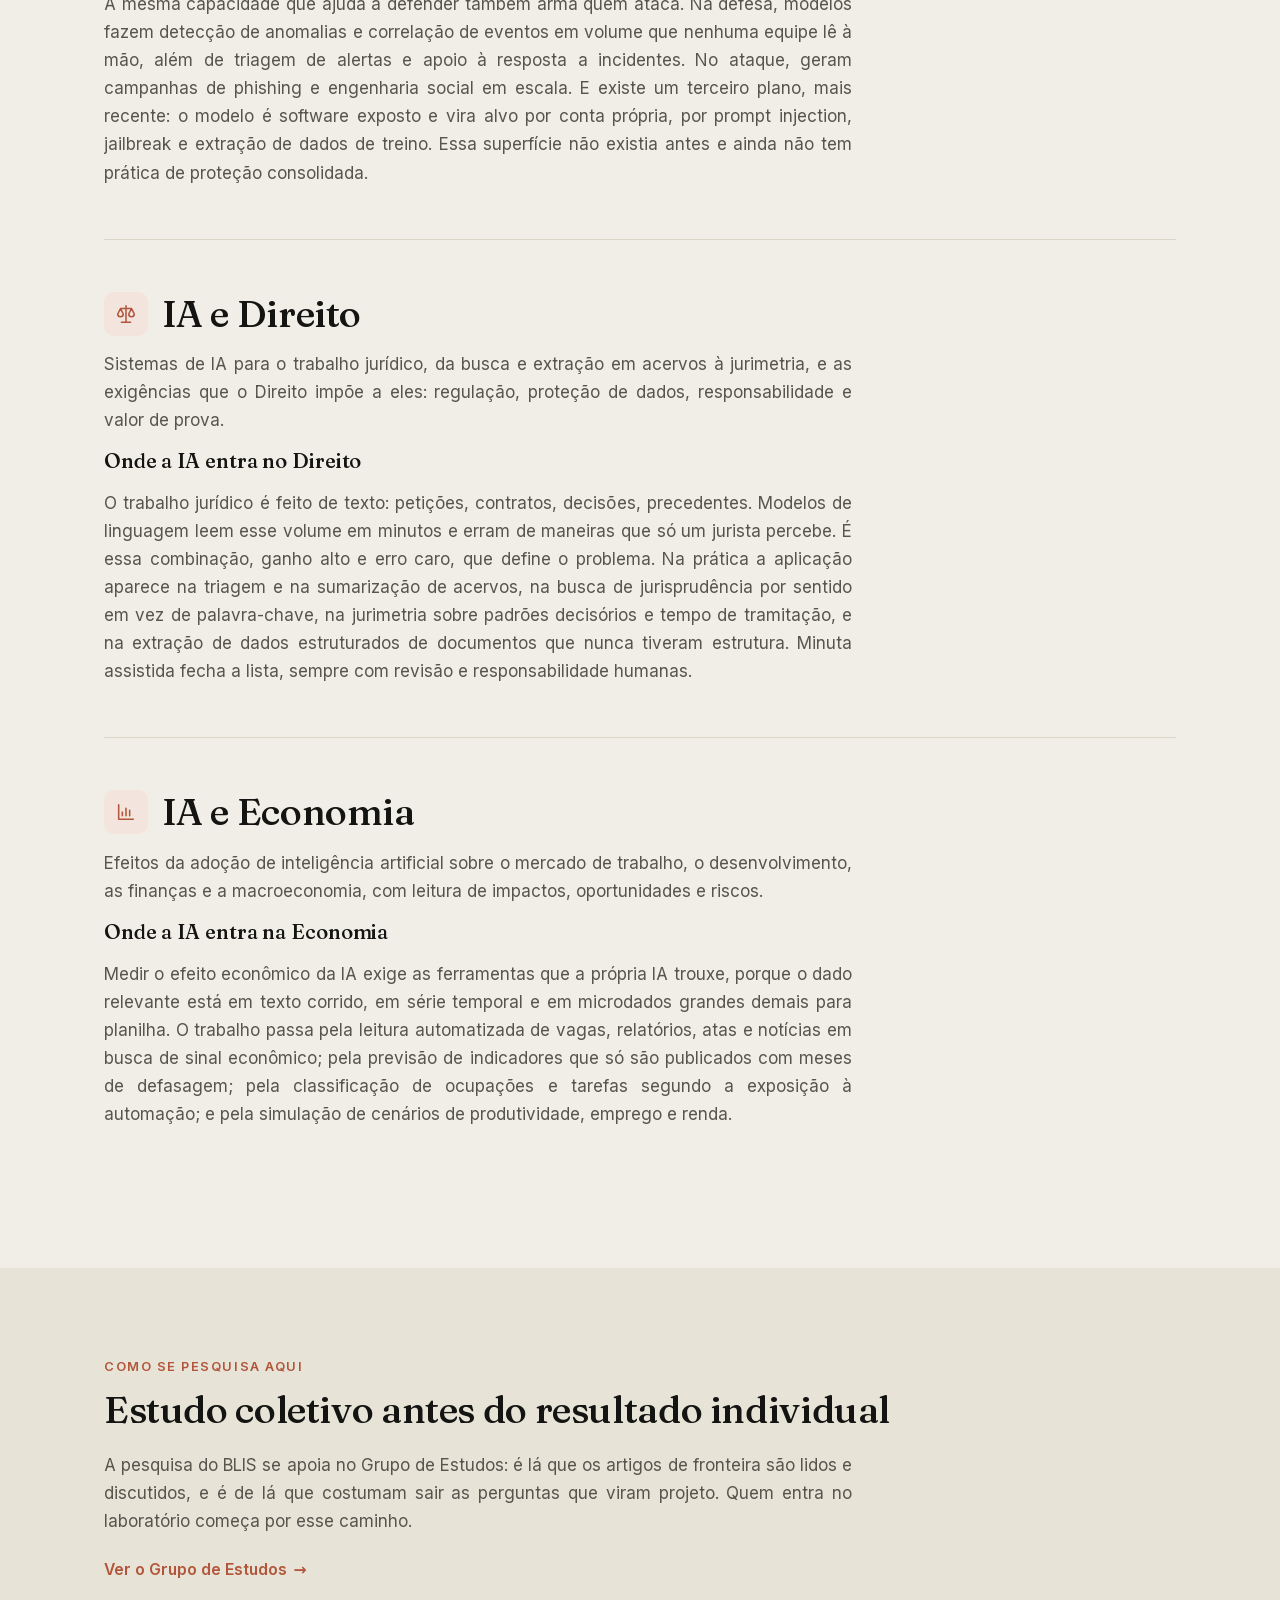
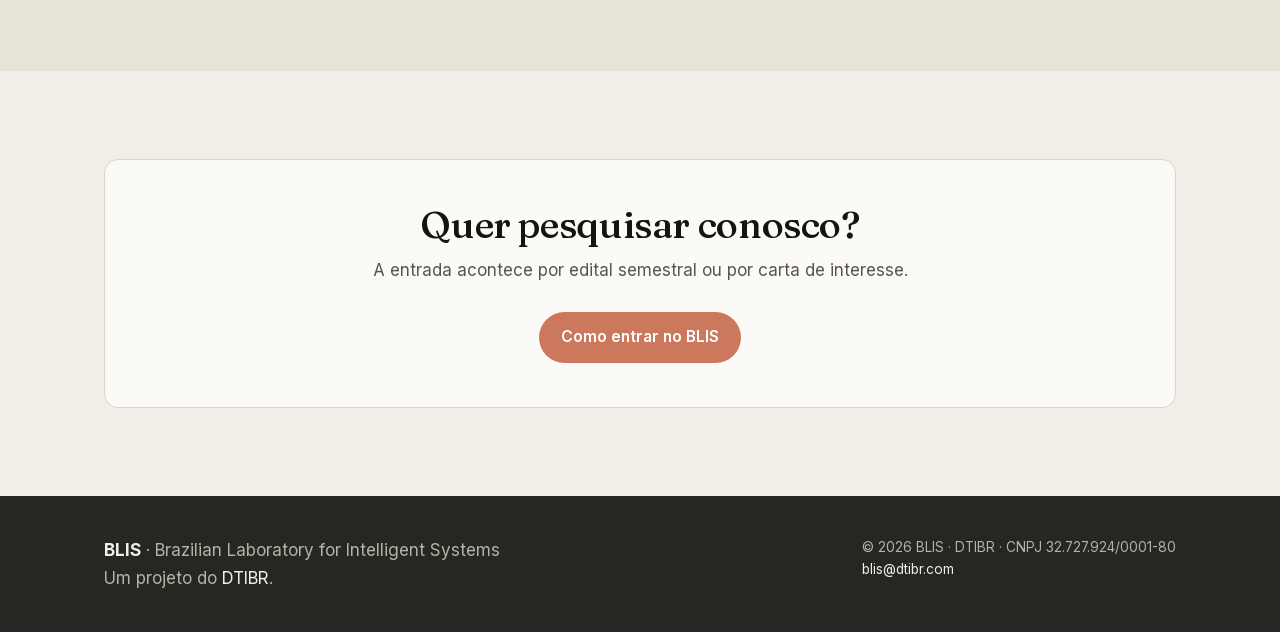
<file: pesquisa/index.html>
<!DOCTYPE html><!--InP3K_XvSzGVeUH6N9G5v--><html lang="pt-BR" class="__variable_d8ebd1 __variable_dfbb42"><head><meta charSet="utf-8"/><meta name="viewport" content="width=device-width, initial-scale=1"/><link rel="preload" href="/_next/static/media/af4bf8399d1aacdf-s.p.woff2" as="font" crossorigin="" type="font/woff2"/><link rel="preload" href="/_next/static/media/e4af272ccee01ff0-s.p.woff2" as="font" crossorigin="" type="font/woff2"/><link rel="stylesheet" href="/_next/static/css/ea8e1727cd3ea5cb.css" data-precedence="next"/><link rel="preload" as="script" fetchPriority="low" href="/_next/static/chunks/webpack-a8f1c39429e2d2f2.js"/><script src="/_next/static/chunks/4bd1b696-c023c6e3521b1417.js" async=""></script><script src="/_next/static/chunks/493-e9bfdf98757276c8.js" async=""></script><script src="/_next/static/chunks/main-app-e6e5c3b4a1be13d9.js" async=""></script><script src="/_next/static/chunks/619-ba102abea3e3d0e4.js" async=""></script><script src="/_next/static/chunks/app/layout-e0d198ee7846eac4.js" async=""></script><script src="/_next/static/chunks/app/pesquisa/page-d41753941651f31f.js" async=""></script><meta name="next-size-adjust" content=""/><title>Pesquisa · BLIS</title><meta name="description" content="A pesquisa do BLIS: engenharia de IA e de dados, com inferência, evals, RAG e agentes, aplicada a Cibersegurança, Direito e Economia."/><meta name="keywords" content="laboratório de inteligência artificial,IA e Direito,IA e Cibersegurança,governança de IA,benchmarks jurídicos,dados sintéticos em cibersegurança,capacitação em IA,IA e economia,parcerias e serviços em IA"/><meta name="robots" content="index, follow"/><meta name="googlebot" content="index, follow"/><meta property="og:title" content="BLIS · Brazilian Laboratory for Intelligent Systems"/><meta property="og:description" content="Laboratório de pesquisa, formação e desenvolvimento em Inteligência Artificial e Ciência de Dados, com foco em Engenharia de IA e de Dados aplicada a Cibersegurança, Direito e Economia."/><meta property="og:url" content="https://blis.org.br/"/><meta property="og:site_name" content="BLIS"/><meta property="og:locale" content="pt_BR"/><meta property="og:type" content="website"/><meta name="twitter:card" content="summary_large_image"/><meta name="twitter:title" content="BLIS · Brazilian Laboratory for Intelligent Systems"/><meta name="twitter:description" content="Laboratório de pesquisa, formação e desenvolvimento em Inteligência Artificial e Ciência de Dados, com foco em Engenharia de IA e de Dados aplicada a Cibersegurança, Direito e Economia."/><script src="/_next/static/chunks/polyfills-42372ed130431b0a.js" noModule=""></script></head><body><div hidden=""><!--$--><!--/$--></div><a class="skip-link" href="#main">Pular para o conteúdo</a><header class="site-header"><div class="container site-header__inner"><a class="brand" aria-label="BLIS, início" href="/"><span class="brand__mark">BL<span>IS</span></span><span class="brand__full">Brazilian Laboratory for Intelligent Systems</span></a><button class="nav-toggle" aria-expanded="false" aria-controls="nav-menu">Menu</button><nav id="nav-menu" class="nav" data-open="false" aria-label="Navegação principal"><a class="nav__link" href="/">Início</a><a class="nav__link" href="/capacitacao/">Capacitação</a><a class="nav__link" aria-current="page" href="/pesquisa/">Pesquisa</a><a class="nav__link" href="/admissao/">Admissão</a><a class="nav__link" href="/parcerias/">Parcerias</a><a class="nav__link" href="/equipe/">Equipe</a><a class="nav__link" href="/contato/">Contato</a></nav></div></header><main id="main"><section class="section--dark hero"><div class="container hero__inner"><h1>Pesquisa</h1><p class="hero__sub">Uma base comum de engenharia de IA e de dados, aplicada a três domínios: Cibersegurança, Direito e Economia. Em todos eles, a adoção de Inteligência Artificial deixou de ser hipótese e passou a ser problema concreto.</p></div></section><section class="section section--alt"><div class="container"><p class="section__eyebrow">A base</p><h2>Engenharia de IA e de dados</h2><div class="feature__body"><p>As três linhas de pesquisa dividem a mesma base técnica: modelos de linguagem, RAG e agentes, servidos com inferência eficiente, sobre dados tratados com engenharia e medidos por evals.</p><p>Inferência é onde o modelo vira custo e latência. Escolher entre um modelo grande na nuvem e um menor em ambiente próprio, quantizar, servir com vazão previsível: são essas decisões que tornam um sistema viável. Com dado sensível, muitas vezes o modelo precisa rodar dentro de casa.</p><p>Evals são a forma de saber se o sistema funciona. Benchmark genérico diz pouco sobre um caso real. O que interessa é um conjunto de avaliação construído para o domínio, com casos difíceis, critério explícito e repetição a cada troca de modelo, prompt ou dado. Sem isso, não há como comparar, auditar nem defender o resultado.</p><p>A engenharia de dados sustenta o resto: pipelines, qualidade, rastreio de origem e, quando o dado real é escasso ou sensível, dados sintéticos.</p></div></div></section><section class="section"><div class="container"><p class="section__eyebrow">Os domínios</p><div class="feature" id="ia-e-seguranca"><div class="feature__body"><div class="feature__head"><div class="card__icon"><svg viewBox="0 0 24 24" fill="none" stroke="currentColor" stroke-width="1.7" stroke-linecap="round" stroke-linejoin="round" aria-hidden="true" focusable="false"><path d="M12 3l7 3v5c0 4.5-3 7.6-7 9-4-1.4-7-4.5-7-9V6l7-3z"></path></svg></div><h2>IA e Cibersegurança</h2></div><p>Segurança de modelos, dados e infraestrutura de IA, e o uso de IA na defesa e no ataque: detecção e resposta a incidentes, testes ofensivos e análise automatizada de vulnerabilidades em código.</p><h3>Onde a IA entra na Cibersegurança</h3><p>A mesma capacidade que ajuda a defender também arma quem ataca. Na defesa, modelos fazem detecção de anomalias e correlação de eventos em volume que nenhuma equipe lê à mão, além de triagem de alertas e apoio à resposta a incidentes. No ataque, geram campanhas de phishing e engenharia social em escala. E existe um terceiro plano, mais recente: o modelo é software exposto e vira alvo por conta própria, por prompt injection, jailbreak e extração de dados de treino. Essa superfície não existia antes e ainda não tem prática de proteção consolidada.</p></div></div><div class="feature" id="ia-e-direito"><div class="feature__body"><div class="feature__head"><div class="card__icon"><svg viewBox="0 0 24 24" fill="none" stroke="currentColor" stroke-width="1.7" stroke-linecap="round" stroke-linejoin="round" aria-hidden="true" focusable="false"><path d="M12 3v18M7 21h10M6 6h12M6 6l-3 6a3 3 0 0 0 6 0L6 6zm12 0l-3 6a3 3 0 0 0 6 0l-3-6z"></path></svg></div><h2>IA e Direito</h2></div><p>Sistemas de IA para o trabalho jurídico, da busca e extração em acervos à jurimetria, e as exigências que o Direito impõe a eles: regulação, proteção de dados, responsabilidade e valor de prova.</p><h3>Onde a IA entra no Direito</h3><p>O trabalho jurídico é feito de texto: petições, contratos, decisões, precedentes. Modelos de linguagem leem esse volume em minutos e erram de maneiras que só um jurista percebe. É essa combinação, ganho alto e erro caro, que define o problema. Na prática a aplicação aparece na triagem e na sumarização de acervos, na busca de jurisprudência por sentido em vez de palavra-chave, na jurimetria sobre padrões decisórios e tempo de tramitação, e na extração de dados estruturados de documentos que nunca tiveram estrutura. Minuta assistida fecha a lista, sempre com revisão e responsabilidade humanas.</p></div></div><div class="feature" id="ia-e-economia"><div class="feature__body"><div class="feature__head"><div class="card__icon"><svg viewBox="0 0 24 24" fill="none" stroke="currentColor" stroke-width="1.7" stroke-linecap="round" stroke-linejoin="round" aria-hidden="true" focusable="false"><path d="M4 4v16h16M8 16v-4M12 16V8M16 16v-6"></path></svg></div><h2>IA e Economia</h2></div><p>Efeitos da adoção de inteligência artificial sobre o mercado de trabalho, o desenvolvimento, as finanças e a macroeconomia, com leitura de impactos, oportunidades e riscos.</p><h3>Onde a IA entra na Economia</h3><p>Medir o efeito econômico da IA exige as ferramentas que a própria IA trouxe, porque o dado relevante está em texto corrido, em série temporal e em microdados grandes demais para planilha. O trabalho passa pela leitura automatizada de vagas, relatórios, atas e notícias em busca de sinal econômico; pela previsão de indicadores que só são publicados com meses de defasagem; pela classificação de ocupações e tarefas segundo a exposição à automação; e pela simulação de cenários de produtividade, emprego e renda.</p></div></div></div></section><section class="section section--alt"><div class="container"><p class="section__eyebrow">Como se pesquisa aqui</p><h2>Estudo coletivo antes do resultado individual</h2><div class="feature__body"><p>A pesquisa do BLIS se apoia no Grupo de Estudos: é lá que os artigos de fronteira são lidos e discutidos, e é de lá que costumam sair as perguntas que viram projeto. Quem entra no laboratório começa por esse caminho.</p><a class="link-cta" href="/capacitacao/">Ver o Grupo de Estudos</a></div></div></section><section class="section"><div class="container"><div class="callout"><h2>Quer pesquisar conosco?</h2><p>A entrada acontece por edital semestral ou por carta de interesse.</p><div class="btn-row btn-row--center"><a class="btn btn--primary" href="/admissao/">Como entrar no BLIS</a></div></div></div></section><!--$--><!--/$--></main><footer class="site-footer"><div class="container site-footer__inner"><div><strong>BLIS</strong> · <!-- -->Brazilian Laboratory for Intelligent Systems<br/>Um projeto do<!-- --> <a href="https://www.dtibr.com/" target="_blank" rel="noopener noreferrer">DTIBR</a>.</div><div class="site-footer__meta">© <!-- -->2026<!-- --> <!-- -->BLIS<!-- --> · DTIBR · CNPJ <!-- -->32.727.924/0001-80<br/><a href="mailto:blis@dtibr.com">blis@dtibr.com</a></div></div></footer><script src="/_next/static/chunks/webpack-a8f1c39429e2d2f2.js" id="_R_" async=""></script><script>(self.__next_f=self.__next_f||[]).push([0])</script><script>self.__next_f.push([1,"1:\"$Sreact.fragment\"\n2:I[4537,[\"619\",\"static/chunks/619-ba102abea3e3d0e4.js\",\"177\",\"static/chunks/app/layout-e0d198ee7846eac4.js\"],\"Header\"]\n3:I[9766,[],\"\"]\n4:I[8924,[],\"\"]\n5:I[2619,[\"619\",\"static/chunks/619-ba102abea3e3d0e4.js\",\"250\",\"static/chunks/app/pesquisa/page-d41753941651f31f.js\"],\"\"]\ne:I[7150,[],\"\"]\n:HL[\"/_next/static/media/af4bf8399d1aacdf-s.p.woff2\",\"font\",{\"crossOrigin\":\"\",\"type\":\"font/woff2\"}]\n:HL[\"/_next/static/media/e4af272ccee01ff0-s.p.woff2\",\"font\",{\"crossOrigin\":\"\",\"type\":\"font/woff2\"}]\n:HL[\"/_next/static/css/ea8e1727cd3ea5cb.css\",\"style\"]\n"])</script><script>self.__next_f.push([1,"0:{\"P\":null,\"b\":\"InP3K_XvSzGVeUH6N9G5v\",\"p\":\"\",\"c\":[\"\",\"pesquisa\",\"\"],\"i\":false,\"f\":[[[\"\",{\"children\":[\"pesquisa\",{\"children\":[\"__PAGE__\",{}]}]},\"$undefined\",\"$undefined\",true],[\"\",[\"$\",\"$1\",\"c\",{\"children\":[[[\"$\",\"link\",\"0\",{\"rel\":\"stylesheet\",\"href\":\"/_next/static/css/ea8e1727cd3ea5cb.css\",\"precedence\":\"next\",\"crossOrigin\":\"$undefined\",\"nonce\":\"$undefined\"}]],[\"$\",\"html\",null,{\"lang\":\"pt-BR\",\"className\":\"__variable_d8ebd1 __variable_dfbb42\",\"children\":[\"$\",\"body\",null,{\"children\":[[\"$\",\"a\",null,{\"className\":\"skip-link\",\"href\":\"#main\",\"children\":\"Pular para o conteúdo\"}],[\"$\",\"$L2\",null,{}],[\"$\",\"main\",null,{\"id\":\"main\",\"children\":[\"$\",\"$L3\",null,{\"parallelRouterKey\":\"children\",\"error\":\"$undefined\",\"errorStyles\":\"$undefined\",\"errorScripts\":\"$undefined\",\"template\":[\"$\",\"$L4\",null,{}],\"templateStyles\":\"$undefined\",\"templateScripts\":\"$undefined\",\"notFound\":[[\"$\",\"section\",null,{\"className\":\"section\",\"children\":[\"$\",\"div\",null,{\"className\":\"container notfound\",\"children\":[[\"$\",\"p\",null,{\"className\":\"notfound__code\",\"children\":\"404\"}],[\"$\",\"h1\",null,{\"children\":\"Página não encontrada\"}],[\"$\",\"p\",null,{\"className\":\"section__intro\",\"style\":{\"marginInline\":\"auto\"},\"children\":\"O endereço que você tentou acessar não existe ou foi movido.\"}],[\"$\",\"div\",null,{\"className\":\"btn-row btn-row--center\",\"children\":[\"$\",\"$L5\",null,{\"className\":\"btn btn--primary\",\"href\":\"/\",\"children\":\"Voltar ao início\"}]}]]}]}],[]],\"forbidden\":\"$undefined\",\"unauthorized\":\"$undefined\"}]}],[\"$\",\"footer\",null,{\"className\":\"site-footer\",\"children\":[\"$\",\"div\",null,{\"className\":\"container site-footer__inner\",\"children\":[[\"$\",\"div\",null,{\"children\":[[\"$\",\"strong\",null,{\"children\":\"BLIS\"}],\" · \",\"Brazilian Laboratory for Intelligent Systems\",[\"$\",\"br\",null,{}],\"Um projeto do\",\" \",[\"$\",\"a\",null,{\"href\":\"https://www.dtibr.com/\",\"target\":\"_blank\",\"rel\":\"noopener noreferrer\",\"children\":\"DTIBR\"}],\".\"]}],[\"$\",\"div\",null,{\"className\":\"site-footer__meta\",\"children\":[\"© \",2026,\" \",\"BLIS\",\" · DTIBR · CNPJ \",\"32.727.924/0001-80\",[\"$\",\"br\",null,{}],[\"$\",\"a\",null,{\"href\":\"mailto:blis@dtibr.com\",\"children\":\"blis@dtibr.com\"}]]}]]}]}]]}]}]]}],{\"children\":[\"pesquisa\",[\"$\",\"$1\",\"c\",{\"children\":[null,[\"$\",\"$L3\",null,{\"parallelRouterKey\":\"children\",\"error\":\"$undefined\",\"errorStyles\":\"$undefined\",\"errorScripts\":\"$undefined\",\"template\":[\"$\",\"$L4\",null,{}],\"templateStyles\":\"$undefined\",\"templateScripts\":\"$undefined\",\"notFound\":\"$undefined\",\"forbidden\":\"$undefined\",\"unauthorized\":\"$undefined\"}]]}],{\"children\":[\"__PAGE__\",[\"$\",\"$1\",\"c\",{\"children\":[[[\"$\",\"section\",null,{\"className\":\"section--dark hero\",\"children\":[\"$\",\"div\",null,{\"className\":\"container hero__inner\",\"children\":[[\"$\",\"h1\",null,{\"children\":\"Pesquisa\"}],[\"$\",\"p\",null,{\"className\":\"hero__sub\",\"children\":\"Uma base comum de engenharia de IA e de dados, aplicada a três domínios: Cibersegurança, Direito e Economia. Em todos eles, a adoção de Inteligência Artificial deixou de ser hipótese e passou a ser problema concreto.\"}]]}]}],[\"$\",\"section\",null,{\"className\":\"section section--alt\",\"children\":[\"$\",\"div\",null,{\"className\":\"container\",\"children\":[[\"$\",\"p\",null,{\"className\":\"section__eyebrow\",\"children\":\"A base\"}],[\"$\",\"h2\",null,{\"children\":\"Engenharia de IA e de dados\"}],[\"$\",\"div\",null,{\"className\":\"feature__body\",\"children\":[[\"$\",\"p\",null,{\"children\":\"As três linhas de pesquisa dividem a mesma base técnica: modelos de linguagem, RAG e agentes, servidos com inferência eficiente, sobre dados tratados com engenharia e medidos por evals.\"}],[\"$\",\"p\",null,{\"children\":\"Inferência é onde o modelo vira custo e latência. Escolher entre um modelo grande na nuvem e um menor em ambiente próprio, quantizar, servir com vazão previsível: são essas decisões que tornam um sistema viável. Com dado sensível, muitas vezes o modelo precisa rodar dentro de casa.\"}],[\"$\",\"p\",null,{\"children\":\"Evals são a forma de saber se o sistema funciona. Benchmark genérico diz pouco sobre um caso real. O que interessa é um conjunto de avaliação construído para o domínio, com casos difíceis, critério explícito e repetição a cada troca de modelo, prompt ou dado. Sem isso, não há como comparar, auditar nem defender o resultado.\"}],[\"$\",\"p\",null,{\"children\":\"A engenharia de dados sustenta o resto: pipelines, qualidade, rastreio de origem e, quando o dado real é escasso ou sensível, dados sintéticos.\"}]]}]]}]}],[\"$\",\"section\",null,{\"className\":\"section\",\"children\":[\"$\",\"div\",null,{\"className\":\"container\",\"children\":[[\"$\",\"p\",null,{\"className\":\"section__eyebrow\",\"children\":\"Os domínios\"}],[[\"$\",\"div\",\"ia-e-seguranca\",{\"className\":\"feature\",\"id\":\"ia-e-seguranca\",\"children\":[\"$L6\",\"$L7\"]}],\"$L8\",\"$L9\"]]}]}],\"$La\",\"$Lb\"],null,\"$Lc\"]}],{},null,false]},null,false]},null,false],\"$Ld\",false]],\"m\":\"$undefined\",\"G\":[\"$e\",[]],\"s\":false,\"S\":true}\n"])</script><script>self.__next_f.push([1,"f:I[4431,[],\"OutletBoundary\"]\n11:I[5278,[],\"AsyncMetadataOutlet\"]\n13:I[4431,[],\"ViewportBoundary\"]\n15:I[4431,[],\"MetadataBoundary\"]\n16:\"$Sreact.suspense\"\n"])</script><script>self.__next_f.push([1,"6:[\"$\",\"div\",null,{\"className\":\"feature__body\",\"children\":[[\"$\",\"div\",null,{\"className\":\"feature__head\",\"children\":[[\"$\",\"div\",null,{\"className\":\"card__icon\",\"children\":[\"$\",\"svg\",null,{\"className\":\"$undefined\",\"viewBox\":\"0 0 24 24\",\"fill\":\"none\",\"stroke\":\"currentColor\",\"strokeWidth\":1.7,\"strokeLinecap\":\"round\",\"strokeLinejoin\":\"round\",\"aria-hidden\":\"true\",\"focusable\":\"false\",\"children\":[\"$\",\"path\",null,{\"d\":\"M12 3l7 3v5c0 4.5-3 7.6-7 9-4-1.4-7-4.5-7-9V6l7-3z\"}]}]}],[\"$\",\"h2\",null,{\"children\":\"IA e Cibersegurança\"}]]}],[\"$\",\"p\",null,{\"children\":\"Segurança de modelos, dados e infraestrutura de IA, e o uso de IA na defesa e no ataque: detecção e resposta a incidentes, testes ofensivos e análise automatizada de vulnerabilidades em código.\"}],[\"$\",\"h3\",null,{\"children\":\"Onde a IA entra na Cibersegurança\"}],[\"$\",\"p\",null,{\"children\":\"A mesma capacidade que ajuda a defender também arma quem ataca. Na defesa, modelos fazem detecção de anomalias e correlação de eventos em volume que nenhuma equipe lê à mão, além de triagem de alertas e apoio à resposta a incidentes. No ataque, geram campanhas de phishing e engenharia social em escala. E existe um terceiro plano, mais recente: o modelo é software exposto e vira alvo por conta própria, por prompt injection, jailbreak e extração de dados de treino. Essa superfície não existia antes e ainda não tem prática de proteção consolidada.\"}]]}]\n"])</script><script>self.__next_f.push([1,"7:null\n"])</script><script>self.__next_f.push([1,"8:[\"$\",\"div\",\"ia-e-direito\",{\"className\":\"feature\",\"id\":\"ia-e-direito\",\"children\":[[\"$\",\"div\",null,{\"className\":\"feature__body\",\"children\":[[\"$\",\"div\",null,{\"className\":\"feature__head\",\"children\":[[\"$\",\"div\",null,{\"className\":\"card__icon\",\"children\":[\"$\",\"svg\",null,{\"className\":\"$undefined\",\"viewBox\":\"0 0 24 24\",\"fill\":\"none\",\"stroke\":\"currentColor\",\"strokeWidth\":1.7,\"strokeLinecap\":\"round\",\"strokeLinejoin\":\"round\",\"aria-hidden\":\"true\",\"focusable\":\"false\",\"children\":[\"$\",\"path\",null,{\"d\":\"M12 3v18M7 21h10M6 6h12M6 6l-3 6a3 3 0 0 0 6 0L6 6zm12 0l-3 6a3 3 0 0 0 6 0l-3-6z\"}]}]}],[\"$\",\"h2\",null,{\"children\":\"IA e Direito\"}]]}],[\"$\",\"p\",null,{\"children\":\"Sistemas de IA para o trabalho jurídico, da busca e extração em acervos à jurimetria, e as exigências que o Direito impõe a eles: regulação, proteção de dados, responsabilidade e valor de prova.\"}],[\"$\",\"h3\",null,{\"children\":\"Onde a IA entra no Direito\"}],[\"$\",\"p\",null,{\"children\":\"O trabalho jurídico é feito de texto: petições, contratos, decisões, precedentes. Modelos de linguagem leem esse volume em minutos e erram de maneiras que só um jurista percebe. É essa combinação, ganho alto e erro caro, que define o problema. Na prática a aplicação aparece na triagem e na sumarização de acervos, na busca de jurisprudência por sentido em vez de palavra-chave, na jurimetria sobre padrões decisórios e tempo de tramitação, e na extração de dados estruturados de documentos que nunca tiveram estrutura. Minuta assistida fecha a lista, sempre com revisão e responsabilidade humanas.\"}]]}],null]}]\n"])</script><script>self.__next_f.push([1,"9:[\"$\",\"div\",\"ia-e-economia\",{\"className\":\"feature\",\"id\":\"ia-e-economia\",\"children\":[[\"$\",\"div\",null,{\"className\":\"feature__body\",\"children\":[[\"$\",\"div\",null,{\"className\":\"feature__head\",\"children\":[[\"$\",\"div\",null,{\"className\":\"card__icon\",\"children\":[\"$\",\"svg\",null,{\"className\":\"$undefined\",\"viewBox\":\"0 0 24 24\",\"fill\":\"none\",\"stroke\":\"currentColor\",\"strokeWidth\":1.7,\"strokeLinecap\":\"round\",\"strokeLinejoin\":\"round\",\"aria-hidden\":\"true\",\"focusable\":\"false\",\"children\":[\"$\",\"path\",null,{\"d\":\"M4 4v16h16M8 16v-4M12 16V8M16 16v-6\"}]}]}],[\"$\",\"h2\",null,{\"children\":\"IA e Economia\"}]]}],[\"$\",\"p\",null,{\"children\":\"Efeitos da adoção de inteligência artificial sobre o mercado de trabalho, o desenvolvimento, as finanças e a macroeconomia, com leitura de impactos, oportunidades e riscos.\"}],[\"$\",\"h3\",null,{\"children\":\"Onde a IA entra na Economia\"}],[\"$\",\"p\",null,{\"children\":\"Medir o efeito econômico da IA exige as ferramentas que a própria IA trouxe, porque o dado relevante está em texto corrido, em série temporal e em microdados grandes demais para planilha. O trabalho passa pela leitura automatizada de vagas, relatórios, atas e notícias em busca de sinal econômico; pela previsão de indicadores que só são publicados com meses de defasagem; pela classificação de ocupações e tarefas segundo a exposição à automação; e pela simulação de cenários de produtividade, emprego e renda.\"}]]}],null]}]\n"])</script><script>self.__next_f.push([1,"a:[\"$\",\"section\",null,{\"className\":\"section section--alt\",\"children\":[\"$\",\"div\",null,{\"className\":\"container\",\"children\":[[\"$\",\"p\",null,{\"className\":\"section__eyebrow\",\"children\":\"Como se pesquisa aqui\"}],[\"$\",\"h2\",null,{\"children\":\"Estudo coletivo antes do resultado individual\"}],[\"$\",\"div\",null,{\"className\":\"feature__body\",\"children\":[[\"$\",\"p\",null,{\"children\":\"A pesquisa do BLIS se apoia no Grupo de Estudos: é lá que os artigos de fronteira são lidos e discutidos, e é de lá que costumam sair as perguntas que viram projeto. Quem entra no laboratório começa por esse caminho.\"}],[\"$\",\"$L5\",null,{\"className\":\"link-cta\",\"href\":\"/capacitacao/\",\"children\":\"Ver o Grupo de Estudos\"}]]}]]}]}]\n"])</script><script>self.__next_f.push([1,"b:[\"$\",\"section\",null,{\"className\":\"section\",\"children\":[\"$\",\"div\",null,{\"className\":\"container\",\"children\":[\"$\",\"div\",null,{\"className\":\"callout\",\"children\":[[\"$\",\"h2\",null,{\"children\":\"Quer pesquisar conosco?\"}],[\"$\",\"p\",null,{\"children\":\"A entrada acontece por edital semestral ou por carta de interesse.\"}],[\"$\",\"div\",null,{\"className\":\"btn-row btn-row--center\",\"children\":[\"$\",\"$L5\",null,{\"className\":\"btn btn--primary\",\"href\":\"/admissao/\",\"children\":\"Como entrar no BLIS\"}]}]]}]}]}]\nc:[\"$\",\"$Lf\",null,{\"children\":[\"$L10\",[\"$\",\"$L11\",null,{\"promise\":\"$@12\"}]]}]\nd:[\"$\",\"$1\",\"h\",{\"children\":[null,[[\"$\",\"$L13\",null,{\"children\":\"$L14\"}],[\"$\",\"meta\",null,{\"name\":\"next-size-adjust\",\"content\":\"\"}]],[\"$\",\"$L15\",null,{\"children\":[\"$\",\"div\",null,{\"hidden\":true,\"children\":[\"$\",\"$16\",null,{\"fallback\":null,\"children\":\"$L17\"}]}]}]]}]\n"])</script><script>self.__next_f.push([1,"14:[[\"$\",\"meta\",\"0\",{\"charSet\":\"utf-8\"}],[\"$\",\"meta\",\"1\",{\"name\":\"viewport\",\"content\":\"width=device-width, initial-scale=1\"}]]\n10:null\n"])</script><script>self.__next_f.push([1,"12:{\"metadata\":[[\"$\",\"title\",\"0\",{\"children\":\"Pesquisa · BLIS\"}],[\"$\",\"meta\",\"1\",{\"name\":\"description\",\"content\":\"A pesquisa do BLIS: engenharia de IA e de dados, com inferência, evals, RAG e agentes, aplicada a Cibersegurança, Direito e Economia.\"}],[\"$\",\"meta\",\"2\",{\"name\":\"keywords\",\"content\":\"laboratório de inteligência artificial,IA e Direito,IA e Cibersegurança,governança de IA,benchmarks jurídicos,dados sintéticos em cibersegurança,capacitação em IA,IA e economia,parcerias e serviços em IA\"}],[\"$\",\"meta\",\"3\",{\"name\":\"robots\",\"content\":\"index, follow\"}],[\"$\",\"meta\",\"4\",{\"name\":\"googlebot\",\"content\":\"index, follow\"}],[\"$\",\"meta\",\"5\",{\"property\":\"og:title\",\"content\":\"BLIS · Brazilian Laboratory for Intelligent Systems\"}],[\"$\",\"meta\",\"6\",{\"property\":\"og:description\",\"content\":\"Laboratório de pesquisa, formação e desenvolvimento em Inteligência Artificial e Ciência de Dados, com foco em Engenharia de IA e de Dados aplicada a Cibersegurança, Direito e Economia.\"}],[\"$\",\"meta\",\"7\",{\"property\":\"og:url\",\"content\":\"https://blis.org.br/\"}],[\"$\",\"meta\",\"8\",{\"property\":\"og:site_name\",\"content\":\"BLIS\"}],[\"$\",\"meta\",\"9\",{\"property\":\"og:locale\",\"content\":\"pt_BR\"}],[\"$\",\"meta\",\"10\",{\"property\":\"og:type\",\"content\":\"website\"}],[\"$\",\"meta\",\"11\",{\"name\":\"twitter:card\",\"content\":\"summary_large_image\"}],[\"$\",\"meta\",\"12\",{\"name\":\"twitter:title\",\"content\":\"BLIS · Brazilian Laboratory for Intelligent Systems\"}],[\"$\",\"meta\",\"13\",{\"name\":\"twitter:description\",\"content\":\"Laboratório de pesquisa, formação e desenvolvimento em Inteligência Artificial e Ciência de Dados, com foco em Engenharia de IA e de Dados aplicada a Cibersegurança, Direito e Economia.\"}]],\"error\":null,\"digest\":\"$undefined\"}\n"])</script><script>self.__next_f.push([1,"17:\"$12:metadata\"\n"])</script></body></html>
</file>
<file: _next/static/css/ea8e1727cd3ea5cb.css>
@font-face{font-family:Inter;font-style:normal;font-weight:100 900;font-display:swap;src:url(/_next/static/media/ba9851c3c22cd980-s.woff2) format("woff2");unicode-range:u+0460-052f,u+1c80-1c8a,u+20b4,u+2de0-2dff,u+a640-a69f,u+fe2e-fe2f}@font-face{font-family:Inter;font-style:normal;font-weight:100 900;font-display:swap;src:url(/_next/static/media/21350d82a1f187e9-s.woff2) format("woff2");unicode-range:u+0301,u+0400-045f,u+0490-0491,u+04b0-04b1,u+2116}@font-face{font-family:Inter;font-style:normal;font-weight:100 900;font-display:swap;src:url(/_next/static/media/c5fe6dc8356a8c31-s.woff2) format("woff2");unicode-range:u+1f??}@font-face{font-family:Inter;font-style:normal;font-weight:100 900;font-display:swap;src:url(/_next/static/media/19cfc7226ec3afaa-s.woff2) format("woff2");unicode-range:u+0370-0377,u+037a-037f,u+0384-038a,u+038c,u+038e-03a1,u+03a3-03ff}@font-face{font-family:Inter;font-style:normal;font-weight:100 900;font-display:swap;src:url(/_next/static/media/df0a9ae256c0569c-s.woff2) format("woff2");unicode-range:u+0102-0103,u+0110-0111,u+0128-0129,u+0168-0169,u+01a0-01a1,u+01af-01b0,u+0300-0301,u+0303-0304,u+0308-0309,u+0323,u+0329,u+1ea0-1ef9,u+20ab}@font-face{font-family:Inter;font-style:normal;font-weight:100 900;font-display:swap;src:url(/_next/static/media/8e9860b6e62d6359-s.woff2) format("woff2");unicode-range:u+0100-02ba,u+02bd-02c5,u+02c7-02cc,u+02ce-02d7,u+02dd-02ff,u+0304,u+0308,u+0329,u+1d00-1dbf,u+1e00-1e9f,u+1ef2-1eff,u+2020,u+20a0-20ab,u+20ad-20c4,u+2113,u+2c60-2c7f,u+a720-a7ff}@font-face{font-family:Inter;font-style:normal;font-weight:100 900;font-display:swap;src:url(/_next/static/media/e4af272ccee01ff0-s.p.woff2) format("woff2");unicode-range:u+00??,u+0131,u+0152-0153,u+02bb-02bc,u+02c6,u+02da,u+02dc,u+0304,u+0308,u+0329,u+2000-206f,u+20ac,u+2122,u+2191,u+2193,u+2212,u+2215,u+feff,u+fffd}@font-face{font-family:Inter Fallback;src:local("Arial");ascent-override:90.44%;descent-override:22.52%;line-gap-override:0.00%;size-adjust:107.12%}.__className_d8ebd1{font-family:Inter,Inter Fallback;font-style:normal}.__variable_d8ebd1{--font-inter:"Inter","Inter Fallback"}@font-face{font-family:Fraunces;font-style:normal;font-weight:400;font-display:swap;src:url(/_next/static/media/fb526027db1fc1ae-s.woff2) format("woff2");unicode-range:u+0102-0103,u+0110-0111,u+0128-0129,u+0168-0169,u+01a0-01a1,u+01af-01b0,u+0300-0301,u+0303-0304,u+0308-0309,u+0323,u+0329,u+1ea0-1ef9,u+20ab}@font-face{font-family:Fraunces;font-style:normal;font-weight:400;font-display:swap;src:url(/_next/static/media/4da3161b738b07dd-s.woff2) format("woff2");unicode-range:u+0100-02ba,u+02bd-02c5,u+02c7-02cc,u+02ce-02d7,u+02dd-02ff,u+0304,u+0308,u+0329,u+1d00-1dbf,u+1e00-1e9f,u+1ef2-1eff,u+2020,u+20a0-20ab,u+20ad-20c4,u+2113,u+2c60-2c7f,u+a720-a7ff}@font-face{font-family:Fraunces;font-style:normal;font-weight:400;font-display:swap;src:url(/_next/static/media/af4bf8399d1aacdf-s.p.woff2) format("woff2");unicode-range:u+00??,u+0131,u+0152-0153,u+02bb-02bc,u+02c6,u+02da,u+02dc,u+0304,u+0308,u+0329,u+2000-206f,u+20ac,u+2122,u+2191,u+2193,u+2212,u+2215,u+feff,u+fffd}@font-face{font-family:Fraunces;font-style:normal;font-weight:500;font-display:swap;src:url(/_next/static/media/fb526027db1fc1ae-s.woff2) format("woff2");unicode-range:u+0102-0103,u+0110-0111,u+0128-0129,u+0168-0169,u+01a0-01a1,u+01af-01b0,u+0300-0301,u+0303-0304,u+0308-0309,u+0323,u+0329,u+1ea0-1ef9,u+20ab}@font-face{font-family:Fraunces;font-style:normal;font-weight:500;font-display:swap;src:url(/_next/static/media/4da3161b738b07dd-s.woff2) format("woff2");unicode-range:u+0100-02ba,u+02bd-02c5,u+02c7-02cc,u+02ce-02d7,u+02dd-02ff,u+0304,u+0308,u+0329,u+1d00-1dbf,u+1e00-1e9f,u+1ef2-1eff,u+2020,u+20a0-20ab,u+20ad-20c4,u+2113,u+2c60-2c7f,u+a720-a7ff}@font-face{font-family:Fraunces;font-style:normal;font-weight:500;font-display:swap;src:url(/_next/static/media/af4bf8399d1aacdf-s.p.woff2) format("woff2");unicode-range:u+00??,u+0131,u+0152-0153,u+02bb-02bc,u+02c6,u+02da,u+02dc,u+0304,u+0308,u+0329,u+2000-206f,u+20ac,u+2122,u+2191,u+2193,u+2212,u+2215,u+feff,u+fffd}@font-face{font-family:Fraunces;font-style:normal;font-weight:600;font-display:swap;src:url(/_next/static/media/fb526027db1fc1ae-s.woff2) format("woff2");unicode-range:u+0102-0103,u+0110-0111,u+0128-0129,u+0168-0169,u+01a0-01a1,u+01af-01b0,u+0300-0301,u+0303-0304,u+0308-0309,u+0323,u+0329,u+1ea0-1ef9,u+20ab}@font-face{font-family:Fraunces;font-style:normal;font-weight:600;font-display:swap;src:url(/_next/static/media/4da3161b738b07dd-s.woff2) format("woff2");unicode-range:u+0100-02ba,u+02bd-02c5,u+02c7-02cc,u+02ce-02d7,u+02dd-02ff,u+0304,u+0308,u+0329,u+1d00-1dbf,u+1e00-1e9f,u+1ef2-1eff,u+2020,u+20a0-20ab,u+20ad-20c4,u+2113,u+2c60-2c7f,u+a720-a7ff}@font-face{font-family:Fraunces;font-style:normal;font-weight:600;font-display:swap;src:url(/_next/static/media/af4bf8399d1aacdf-s.p.woff2) format("woff2");unicode-range:u+00??,u+0131,u+0152-0153,u+02bb-02bc,u+02c6,u+02da,u+02dc,u+0304,u+0308,u+0329,u+2000-206f,u+20ac,u+2122,u+2191,u+2193,u+2212,u+2215,u+feff,u+fffd}@font-face{font-family:Fraunces Fallback;src:local("Times New Roman");ascent-override:84.71%;descent-override:22.09%;line-gap-override:0.00%;size-adjust:115.45%}.__className_dfbb42{font-family:Fraunces,Fraunces Fallback;font-style:normal}.__variable_dfbb42{--font-fraunces:"Fraunces","Fraunces Fallback"}:root{--bg:#f0eee6;--bg-alt:#e7e3d7;--surface:#fbfaf6;--ink:#141413;--ink-soft:#57554e;--accent:#cc785c;--accent-strong:#b1563b;--border:#dbd6c7;--dark:#262622;--dark-ink:#f0eee6;--dark-soft:#b6b2a5;--focus:#cc785c;--font-sans:var(--font-inter),system-ui,-apple-system,"Segoe UI",Roboto,sans-serif;--font-serif:var(--font-fraunces),Georgia,"Times New Roman",serif;--maxw:1120px;--gutter:24px;--radius:14px;--radius-sm:10px}*{box-sizing:border-box}html{scroll-behavior:smooth}body{background:var(--bg);font-family:var(--font-sans);font-size:17px;line-height:1.65;-webkit-font-smoothing:antialiased;text-rendering:optimizeLegibility}body,h1,h2,h3{margin:0;color:var(--ink)}h1,h2,h3{font-family:var(--font-serif);font-weight:500;line-height:1.12;letter-spacing:-.01em}h1{font-size:clamp(2.1rem,4.6vw,3.4rem)}h2{font-size:clamp(1.7rem,3vw,2.35rem)}h3{font-size:1.28rem;letter-spacing:-.005em}p{margin:0 0 1rem}p:last-child{margin-bottom:0}main li,main p{text-align:justify;-webkit-hyphens:auto;hyphens:auto}main .card p,main .person p,main article p,main li{text-align:left}@media (max-width:680px){main li,main p{text-align:left}}.callout p,.notfound p{text-align:inherit}.person__role{text-align:left}a{color:var(--accent-strong);text-decoration:none}a:hover{text-decoration:underline}:focus-visible{outline:3px solid var(--focus);outline-offset:2px;border-radius:3px}.container{width:100%;max-width:var(--maxw);margin-inline:auto;padding-inline:var(--gutter)}.section{padding-block:clamp(3rem,7vw,5.5rem)}[id]{scroll-margin-top:88px}.feature{padding-block:clamp(2.25rem,5vw,3.25rem);border-top:1px solid var(--border)}.feature:first-child{border-top:none;padding-top:0}.feature__head{display:flex;align-items:center;gap:.85rem;margin-bottom:.9rem}.feature__head .card__icon{margin-bottom:0;flex:none}.feature__body{max-width:68ch}.feature__body p{color:var(--ink-soft)}.feature__body h2+p,.feature__body h3+p{margin-top:1rem}h2+.feature__body,h3+.feature__body{margin-top:1.25rem}.feature__body .link-cta{margin-top:.35rem}.section--dark .feature__body p{color:var(--dark-soft)}.section--dark .feature{border-top-color:color-mix(in srgb,var(--dark-ink) 18%,transparent)}.figure{margin:1.75rem 0 0}.figure__frame{width:100%;aspect-ratio:16/9;border-radius:var(--radius);border:1px solid var(--border);background:linear-gradient(135deg,var(--bg-alt),color-mix(in srgb,var(--accent) 12%,var(--bg-alt)));overflow:hidden;display:grid;place-items:center}.figure__frame img{width:100%;height:100%;object-fit:cover;display:block}.figure__caption{margin-top:.7rem;font-size:.9rem;color:var(--ink-soft);max-width:68ch}.section--dark .figure__caption{color:var(--dark-soft)}.link-cta{display:inline-flex;align-items:center;gap:.4rem;font-weight:600;font-size:.98rem;color:var(--accent-strong)}.link-cta:after{content:"→";transition:transform .15s ease}.link-cta:hover:after{transform:translateX(3px)}.section--dark .link-cta{color:var(--accent)}.section--alt{background:var(--bg-alt)}.section--dark{background:var(--dark)}.section--dark,.section--dark h1,.section--dark h2,.section--dark h3{color:var(--dark-ink)}.section__eyebrow{font-family:var(--font-sans);font-size:.8rem;font-weight:600;letter-spacing:.12em;text-transform:uppercase;color:var(--accent-strong);margin:0 0 .75rem}.section--dark .section__eyebrow{color:var(--accent)}.section__intro{font-size:1.15rem;color:var(--ink-soft);max-width:62ch;margin-top:1rem}.section--dark .section__intro{color:var(--dark-soft)}.skip-link{position:absolute;left:-999px;top:0;background:var(--ink);color:var(--bg);padding:10px 16px;border-radius:0 0 8px 0;z-index:100}.skip-link:focus{left:0;text-decoration:none}.site-header{position:-webkit-sticky;position:sticky;top:0;z-index:50;background:color-mix(in srgb,var(--bg) 88%,transparent);-webkit-backdrop-filter:saturate(140%) blur(8px);backdrop-filter:saturate(140%) blur(8px);border-bottom:1px solid var(--border)}.site-header__inner{display:flex;align-items:center;justify-content:space-between;gap:1rem;min-height:68px}.brand{display:flex;flex-direction:column;line-height:1.05}.brand__mark{font-family:var(--font-serif);font-weight:600;font-size:1.5rem;letter-spacing:-.02em;color:var(--ink)}.brand__mark span{color:var(--accent)}.brand__full{font-size:.72rem;color:var(--ink-soft)}.brand:hover{text-decoration:none}.nav{display:flex;align-items:center;gap:.35rem}.nav a{color:var(--ink);font-size:.95rem;font-weight:500;padding:.5rem .75rem;border-radius:8px}.nav a:hover{background:var(--bg-alt);text-decoration:none}.nav a[aria-current=page]{color:var(--accent-strong)}.nav-toggle{display:none;background:none;border:1px solid var(--border);border-radius:8px;padding:.4rem .6rem;font-size:.9rem;color:var(--ink);cursor:pointer}.btn{display:inline-flex;align-items:center;gap:.5rem;font-family:var(--font-sans);font-weight:600;font-size:.98rem;padding:.72rem 1.3rem;border-radius:999px;border:1px solid transparent;cursor:pointer;transition:transform .05s ease,background .15s ease,border-color .15s ease}.btn:hover{text-decoration:none}.btn:active{transform:translateY(1px)}.btn--primary{background:var(--accent);color:#fff}.btn--primary:hover{background:var(--accent-strong)}.btn--secondary{background:transparent;color:var(--ink);border-color:var(--ink)}.btn--secondary:hover{background:var(--ink);color:var(--bg)}.section--dark .btn--secondary{color:var(--dark-ink);border-color:var(--dark-soft)}.section--dark .btn--secondary:hover{background:var(--dark-ink);color:var(--dark)}.btn-row{display:flex;flex-wrap:wrap;gap:.85rem;margin-top:1.75rem}.btn-row--center{justify-content:center}.hero{padding-block:clamp(3.5rem,9vw,7rem)}.hero__inner{max-width:46ch}.hero h1{margin-bottom:1.25rem}.hero__sub{font-size:1.22rem;color:var(--ink-soft);max-width:54ch}.section--dark .hero__sub{color:var(--dark-soft)}.tags{display:flex;flex-wrap:wrap;gap:.5rem;margin-top:1.5rem}.tag{font-size:.85rem;font-weight:500;padding:.32rem .8rem;border-radius:999px;border:1px solid var(--border);background:var(--surface);color:var(--ink-soft)}.section--dark .tag{background:color-mix(in srgb,var(--dark-ink) 8%,transparent);border-color:color-mix(in srgb,var(--dark-ink) 22%,transparent);color:var(--dark-ink)}.grid{display:grid;grid-gap:1.25rem;gap:1.25rem;margin-top:2.25rem}.grid--2{grid-template-columns:repeat(2,1fr)}.grid--3{grid-template-columns:repeat(3,1fr)}.grid--4{grid-template-columns:repeat(4,1fr)}.card{background:var(--surface);border:1px solid var(--border);border-radius:var(--radius);padding:1.6rem}.card h3{margin-bottom:.55rem}.card p{color:var(--ink-soft);font-size:.98rem}.card__icon{width:44px;height:44px;display:grid;place-items:center;border-radius:10px;background:color-mix(in srgb,var(--accent) 16%,var(--surface));color:var(--accent-strong);margin-bottom:1rem}.card__icon svg{width:22px;height:22px}.badge{display:inline-block;font-size:.75rem;font-weight:600;letter-spacing:.02em;padding:.2rem .6rem;border-radius:999px;background:color-mix(in srgb,var(--accent) 18%,var(--surface));color:var(--accent-strong);margin-bottom:.6rem}.check-list{list-style:none;padding:0;margin:1.25rem 0 0;display:grid;grid-gap:.7rem;gap:.7rem}.check-list li{position:relative;padding-left:1.9rem;color:var(--ink-soft)}.check-list li:before{content:"";position:absolute;left:0;top:.5em;width:12px;height:7px;border-left:2px solid var(--accent);border-bottom:2px solid var(--accent);transform:rotate(-45deg)}.chips{display:flex;flex-wrap:wrap;gap:.6rem;margin-top:1.75rem}.chip{padding:.55rem 1rem;border-radius:999px;border:1px solid var(--border);background:var(--surface);font-weight:500;font-size:.95rem}.person{text-align:left}.person__photo{width:100%;aspect-ratio:1/1;border-radius:var(--radius-sm);background:linear-gradient(135deg,var(--bg-alt),color-mix(in srgb,var(--accent) 12%,var(--bg-alt)));display:grid;place-items:center;margin-bottom:1rem;overflow:hidden;border:1px solid var(--border)}.person__photo img{width:100%;height:100%;object-fit:cover}.person__initials{font-family:var(--font-serif);font-size:2rem;color:var(--accent-strong)}.person__name{margin-bottom:.2rem}.person__role{color:var(--accent-strong);font-weight:600;font-size:.9rem;margin-bottom:.5rem}.person__nuclei{display:flex;flex-wrap:wrap;gap:.35rem;margin-bottom:.75rem}.person__nucleus{font-size:.72rem;padding:.15rem .5rem;border-radius:6px;background:var(--bg-alt);color:var(--ink-soft)}.person__bio{font-size:.92rem;color:var(--ink-soft)}.person__bio--stub{font-style:italic;color:color-mix(in srgb,var(--ink-soft) 75%,transparent)}.person__links{margin-top:.5rem;display:flex;gap:.75rem;font-size:.85rem;font-weight:500}.callout{background:var(--surface);border:1px solid var(--border);border-radius:var(--radius);padding:clamp(1.75rem,4vw,2.75rem);text-align:center}.callout p{color:var(--ink-soft);margin-top:.6rem}.callout--bare{background:transparent;border:none}.callout--left{text-align:left}.section--dark .callout p{color:var(--dark-soft)}.semester{background:var(--surface);border:1px solid var(--border);border-radius:var(--radius);margin-top:1rem}.semester>summary{cursor:pointer;list-style:none;padding:1.15rem 1.5rem;display:flex;align-items:baseline;gap:.85rem;flex-wrap:wrap;font-family:var(--font-serif);font-size:1.28rem;border-radius:var(--radius)}.semester>summary::-webkit-details-marker{display:none}.semester>summary:after{content:"+";margin-left:auto;font-family:var(--font-sans);font-size:1.35rem;line-height:1;color:var(--accent-strong)}.semester[open]>summary:after{content:"–"}.semester>summary:hover{background:var(--bg-alt)}.semester__topic{font-family:var(--font-sans);font-size:.8rem;font-weight:600;letter-spacing:.1em;text-transform:uppercase;color:var(--accent-strong)}.semester__body{padding:0 1.5rem 1.5rem}.semester__base{font-size:.92rem;color:var(--ink-soft);margin-bottom:1.25rem;padding-bottom:1.25rem;border-bottom:1px solid var(--border)}.meeting{padding-block:1.15rem;border-top:1px solid var(--border)}.meeting:first-of-type{border-top:none;padding-top:0}.meeting__head{display:flex;align-items:baseline;gap:.65rem;flex-wrap:wrap}.meeting__n{font-size:1.05rem;color:var(--accent-strong)}.meeting__n,.meeting__theme{font-family:var(--font-serif)}.meeting__theme{font-size:1.12rem;margin:0}.meeting__date{font-size:.82rem;color:var(--ink-soft)}.meeting__note{margin-top:.6rem;font-size:.92rem;color:var(--ink-soft)}.paper-list{list-style:none;padding:0;margin:.8rem 0 0;display:grid;grid-gap:.5rem;gap:.5rem}.paper-list li{position:relative;padding-left:1.15rem;font-size:.92rem;color:var(--ink-soft)}.paper-list li:before{content:"";position:absolute;left:0;top:.62em;width:6px;height:6px;border-radius:50%;background:var(--border)}.paper-list li.paper--required:before{background:var(--accent)}.paper__title{color:var(--ink)}.paper__flag{font-size:.7rem;font-weight:600;letter-spacing:.08em;text-transform:uppercase;color:var(--accent-strong);margin-left:.4rem}.contact-grid{display:grid;grid-template-columns:1fr 1fr;grid-gap:2rem;gap:2rem;margin-top:2.25rem}.contact-info dt{font-weight:600;margin-top:1rem}.contact-info dd{margin:.15rem 0 0;color:var(--ink-soft)}.brands{display:grid;grid-template-columns:1fr 1fr;grid-gap:1.25rem;gap:1.25rem;margin-top:2.25rem}.site-footer{background:var(--dark);color:var(--dark-soft);padding-block:2.5rem}.site-footer a{color:var(--dark-ink)}.site-footer__inner{display:flex;flex-wrap:wrap;justify-content:space-between;gap:1.5rem}.site-footer strong{color:var(--dark-ink)}.site-footer__meta{font-size:.85rem}.notfound{text-align:center;padding-block:clamp(4rem,12vw,8rem)}.notfound__code{font-family:var(--font-serif);font-size:clamp(4rem,14vw,7rem);color:var(--accent);line-height:1}@media (max-width:900px){.nav{display:none;position:absolute;top:68px;left:0;right:0;flex-direction:column;align-items:stretch;gap:0;background:var(--bg);border-bottom:1px solid var(--border);padding:.5rem var(--gutter) 1rem}.nav[data-open=true]{display:flex}.nav a{padding:.75rem .5rem;border-radius:6px}.nav-toggle{display:inline-flex}}@media (max-width:860px){.grid--3,.grid--4{grid-template-columns:repeat(2,1fr)}}@media (max-width:680px){body{font-size:16px}.brands,.contact-grid,.grid--2,.grid--3,.grid--4{grid-template-columns:1fr}.semester>summary{padding:1rem 1.15rem;font-size:1.15rem}.semester__body{padding:0 1.15rem 1.15rem}}@media (prefers-reduced-motion:reduce){*{scroll-behavior:auto!important;transition:none!important}}
</file>
